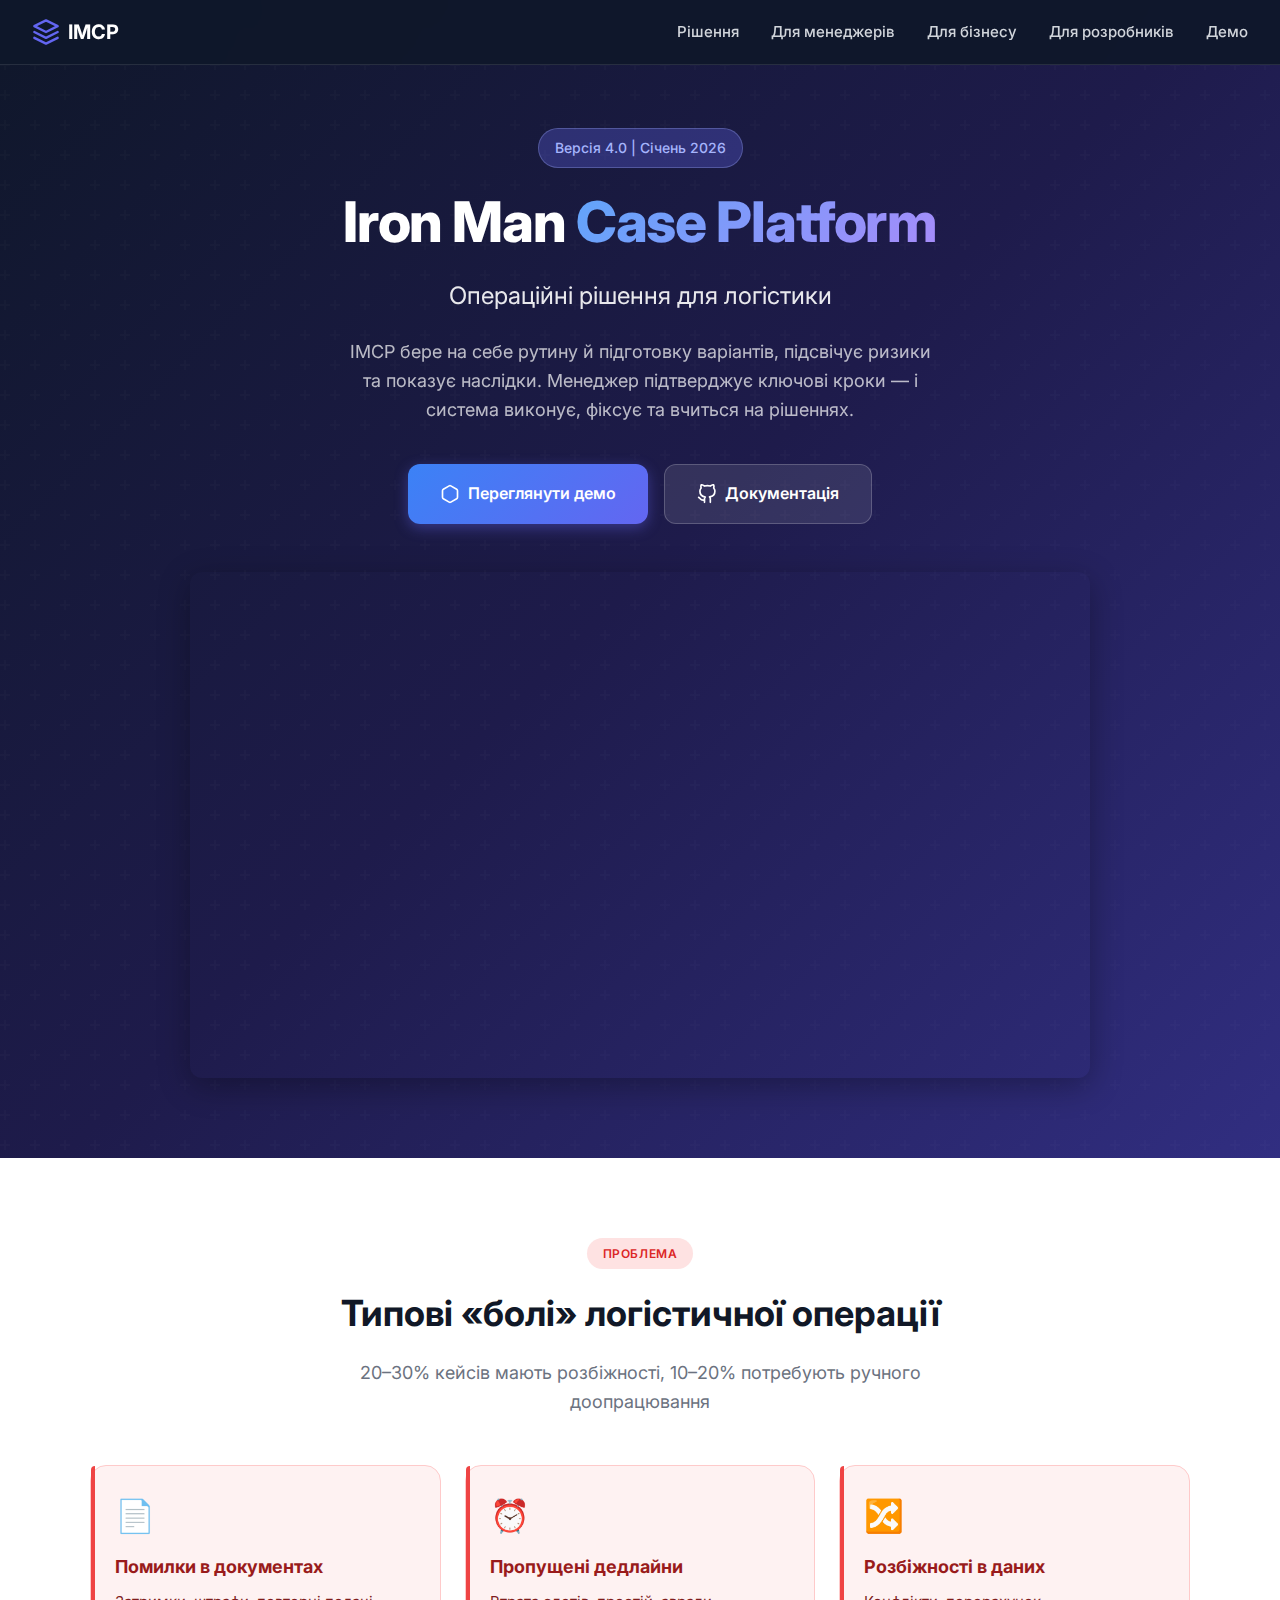
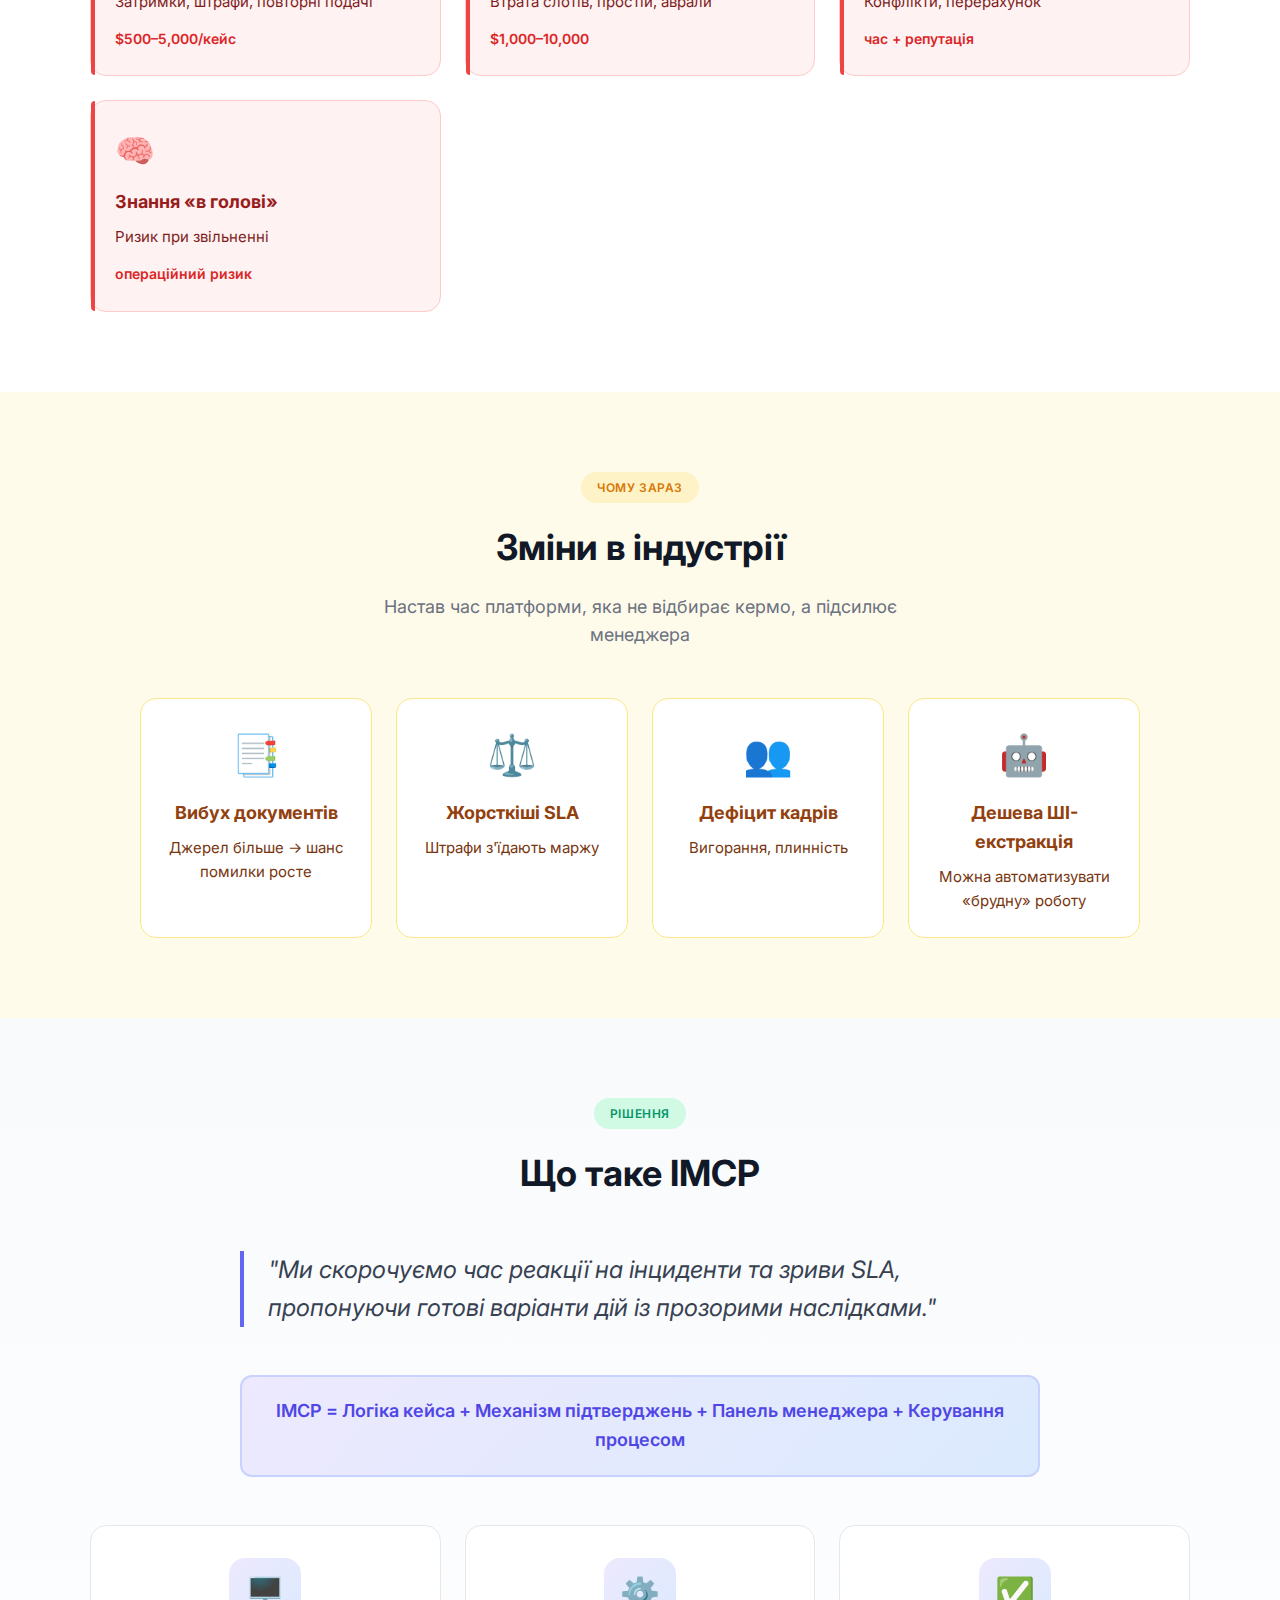
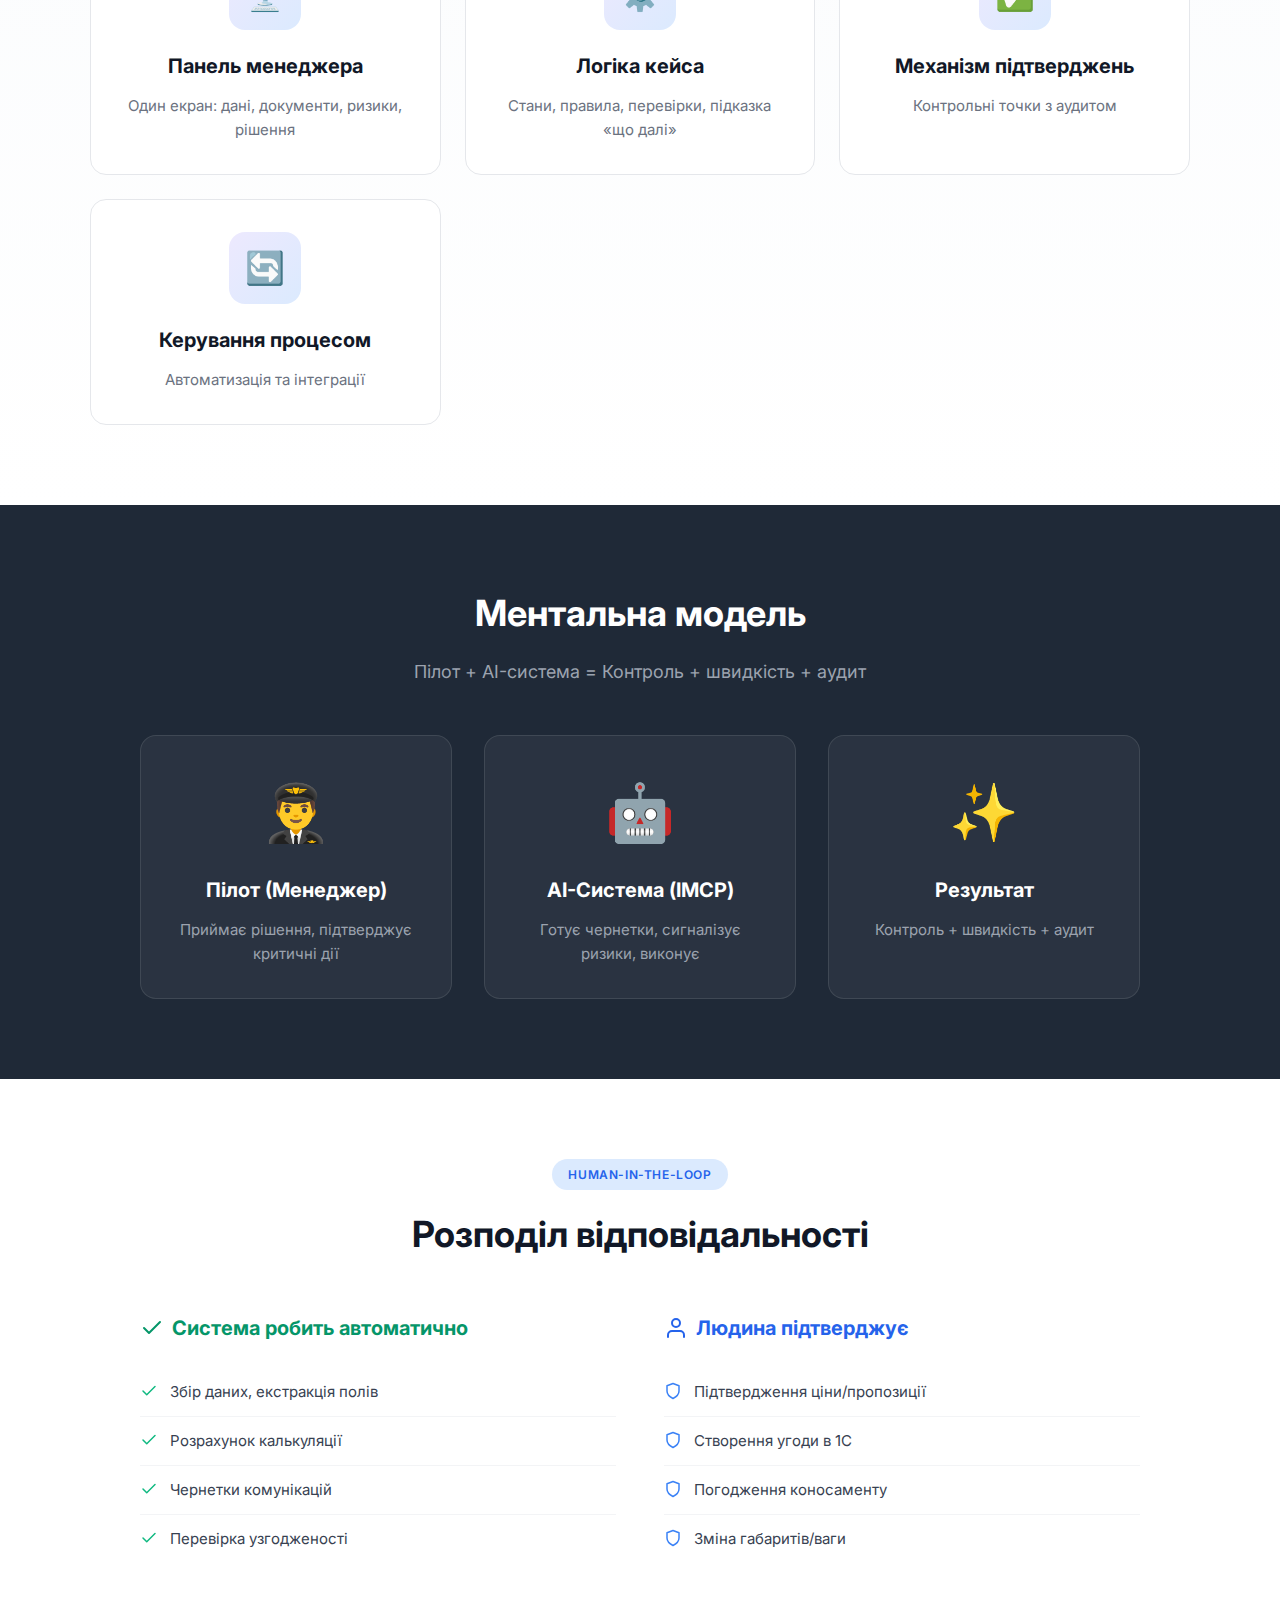
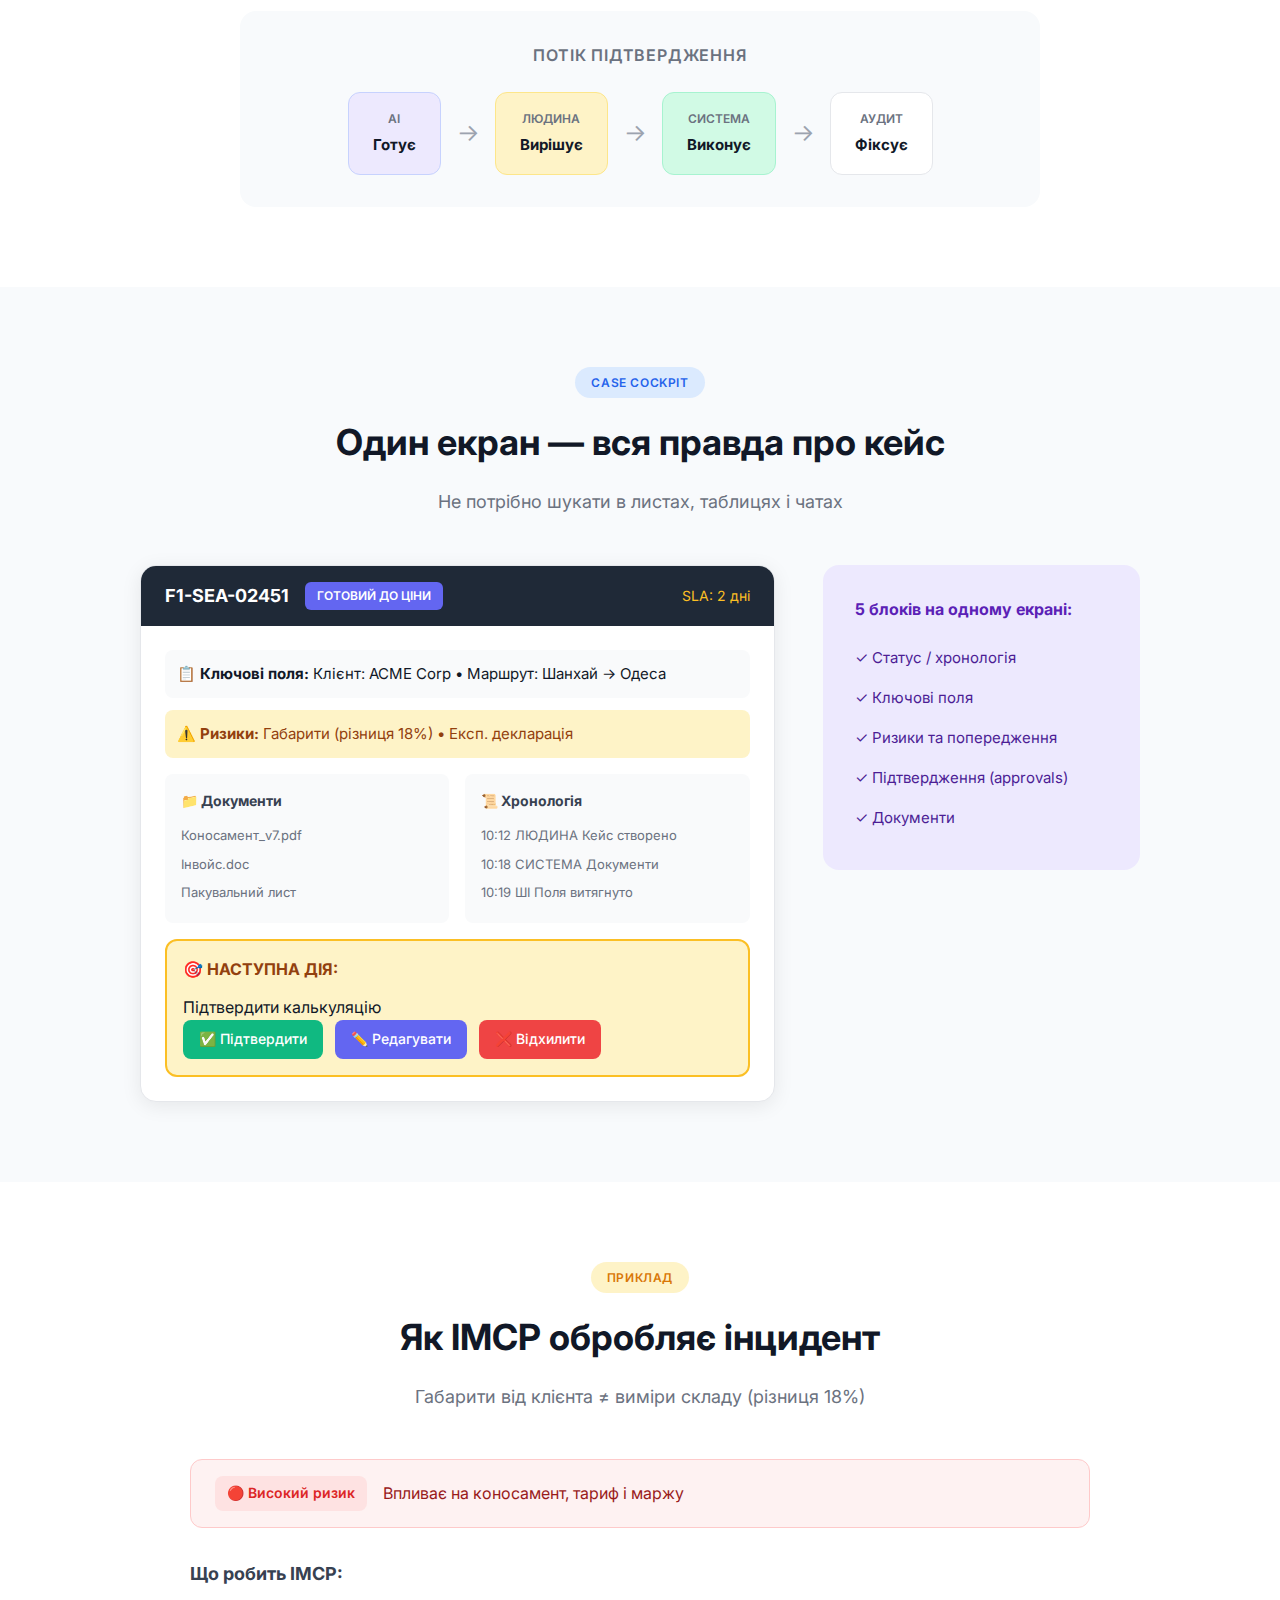
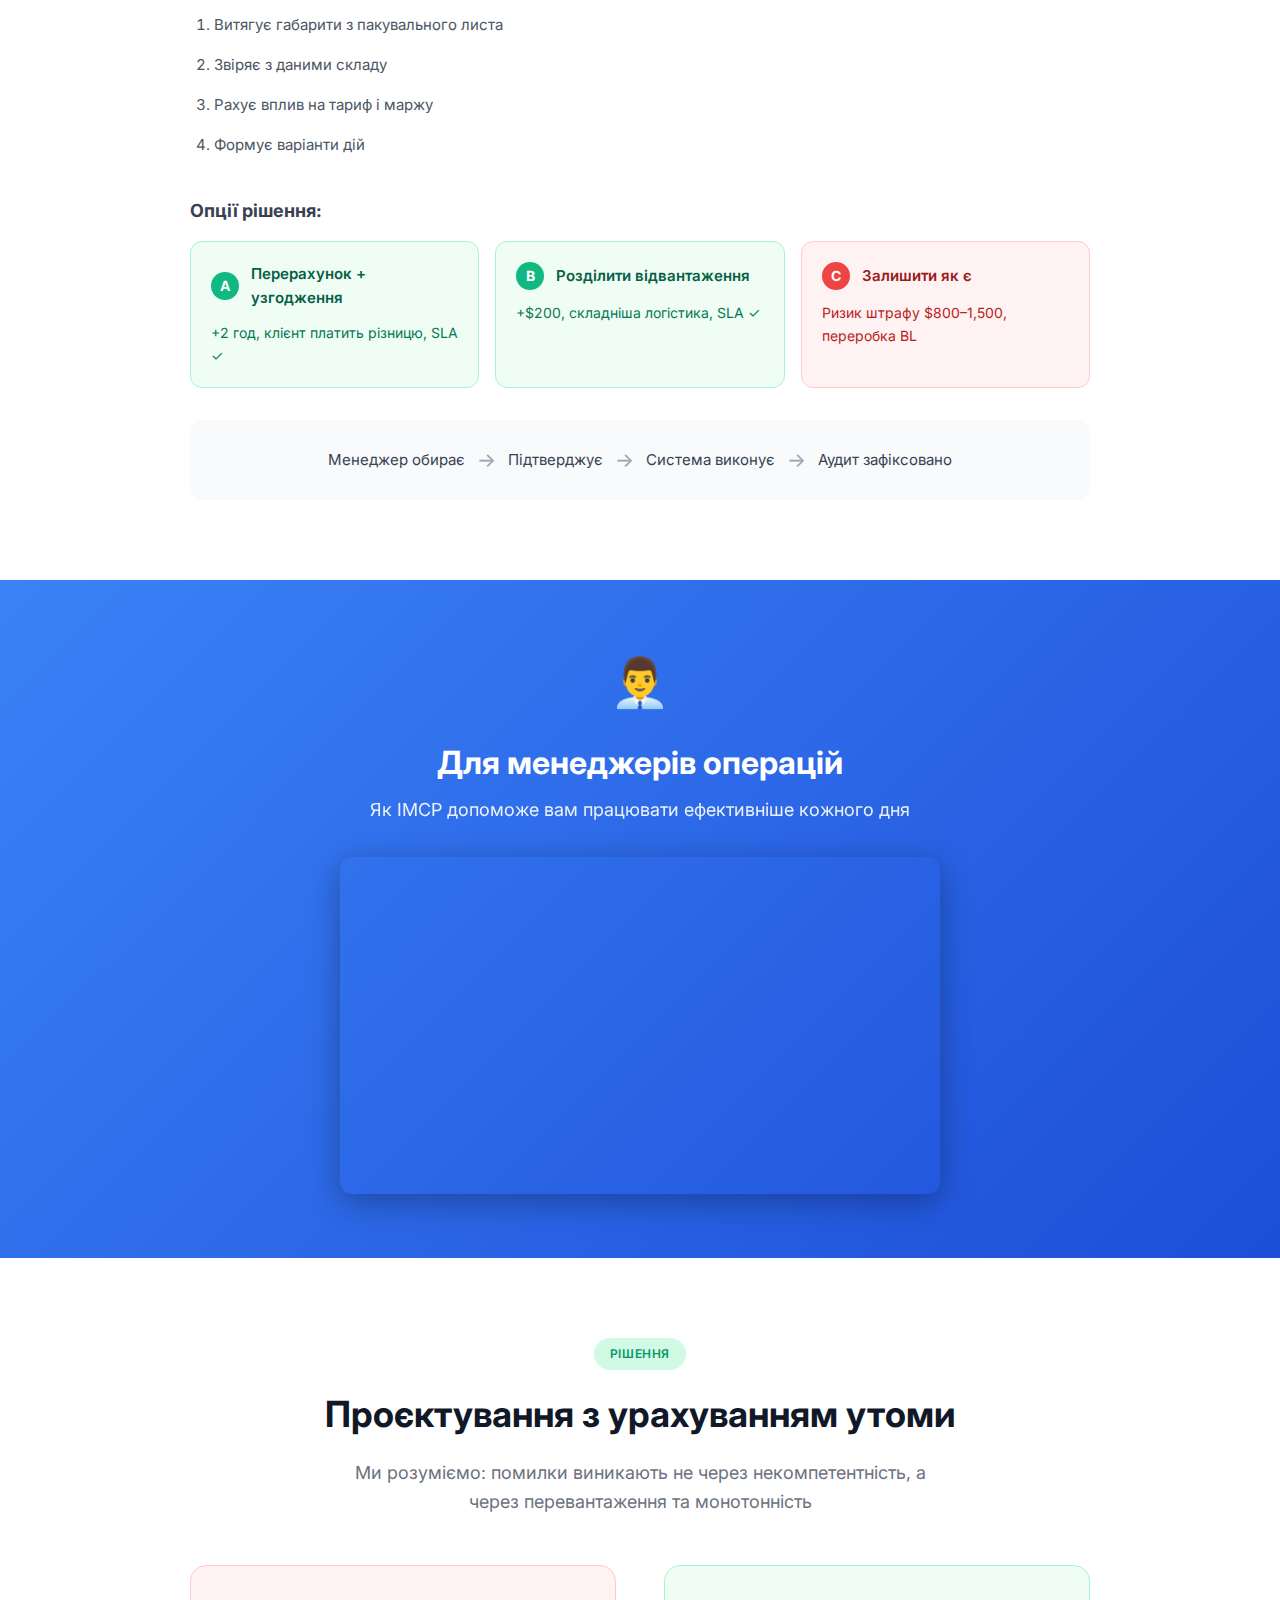
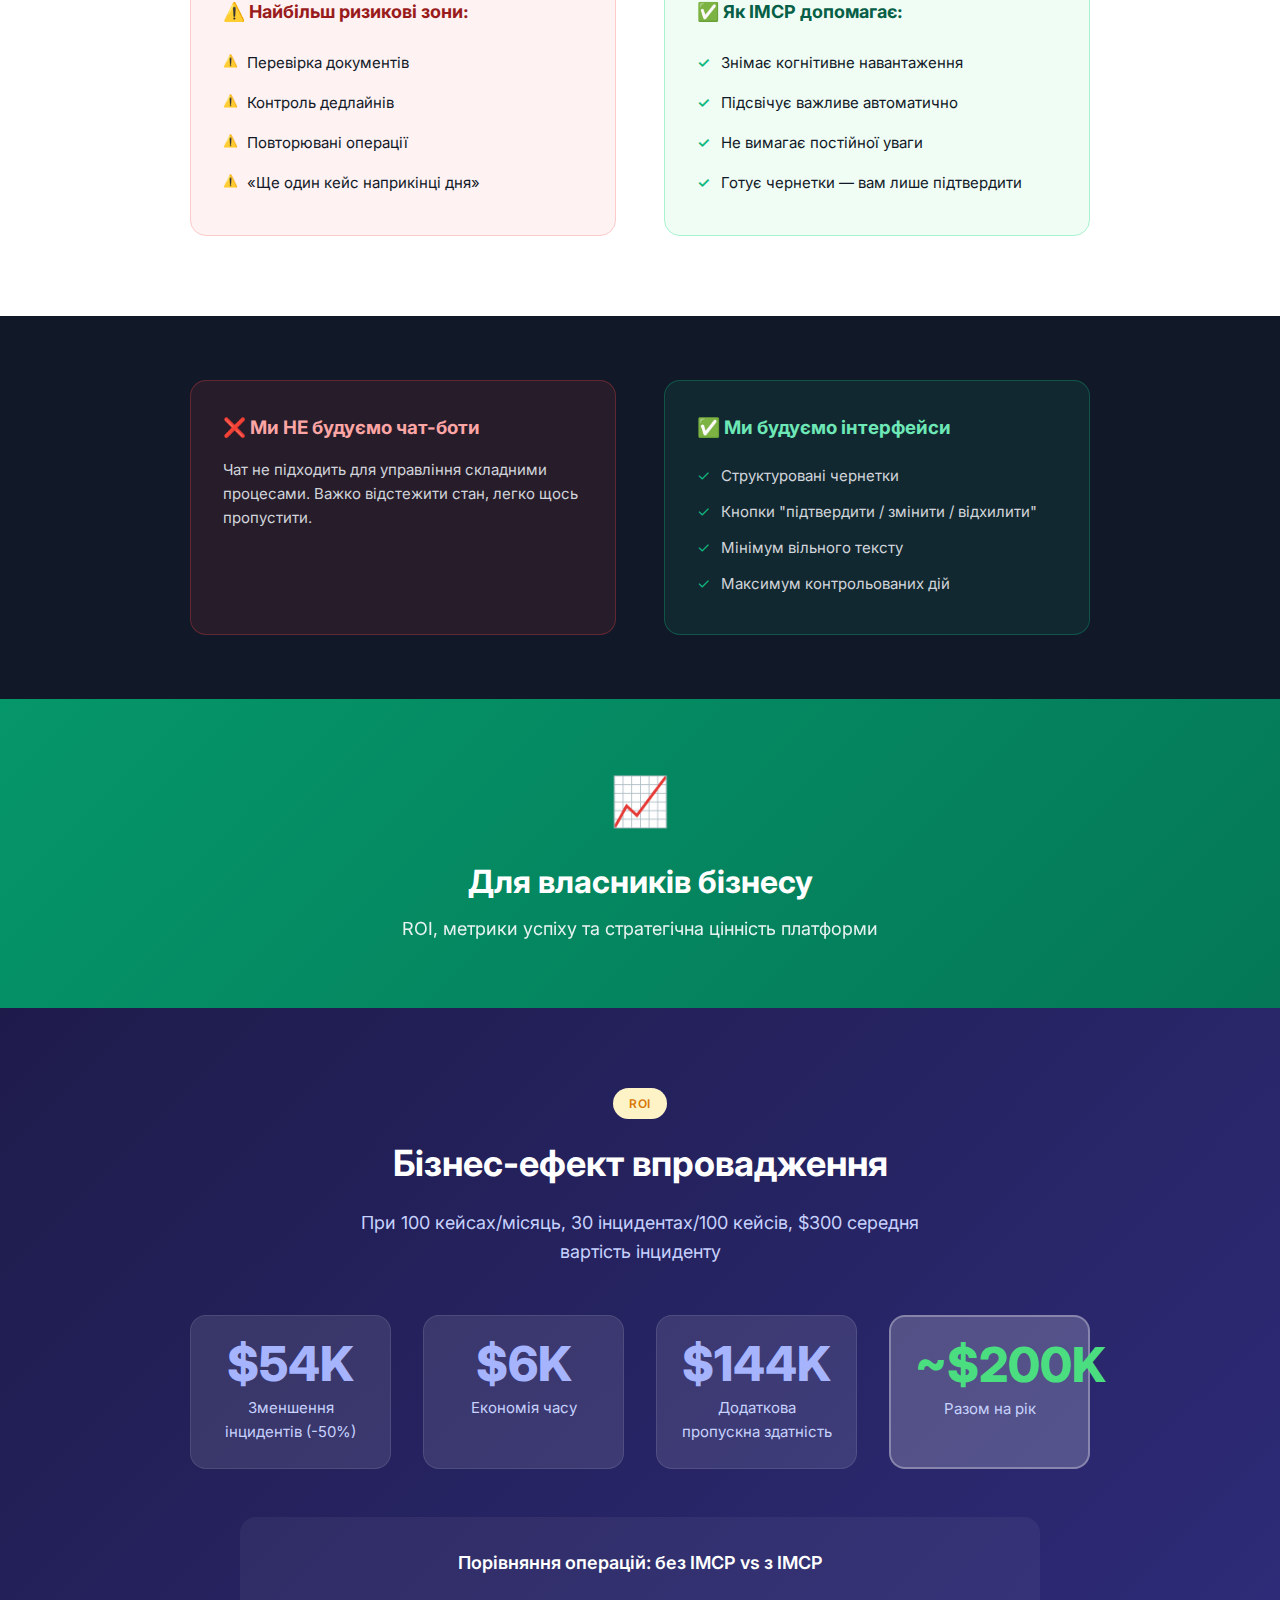
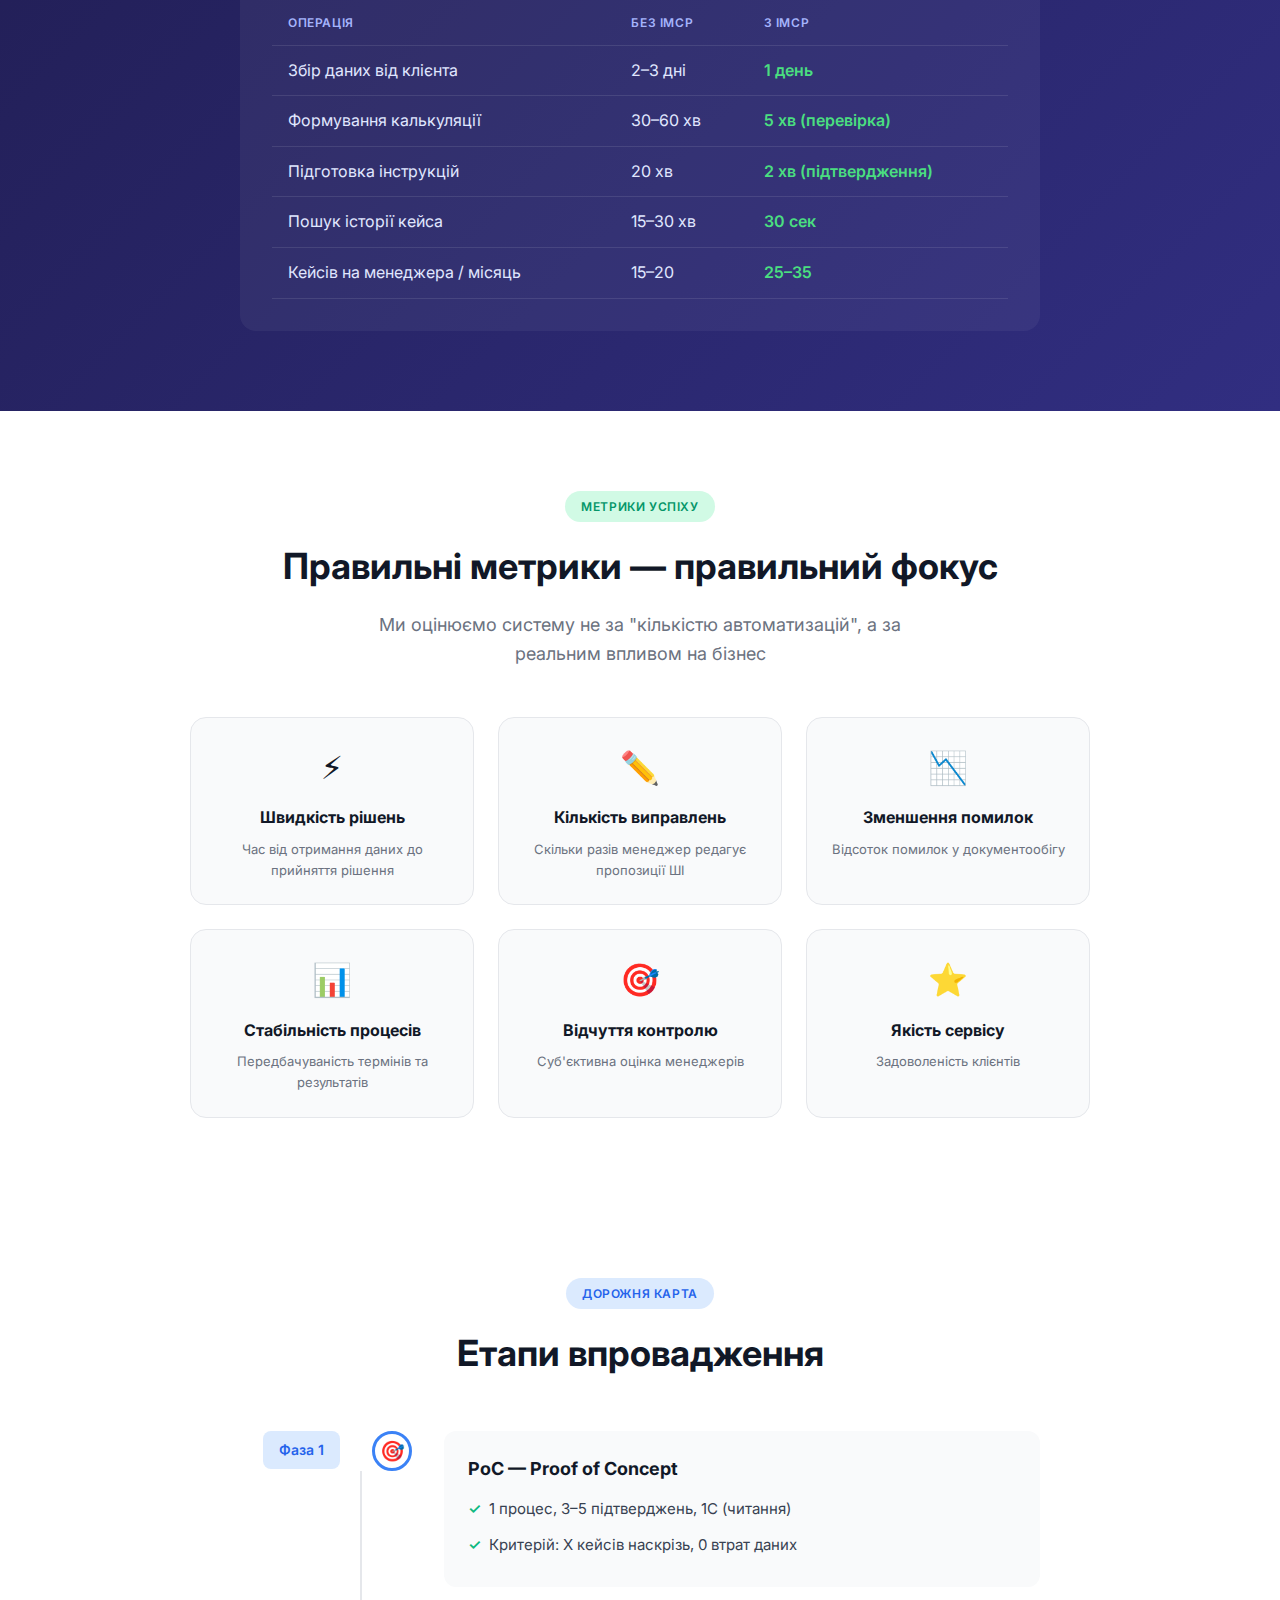
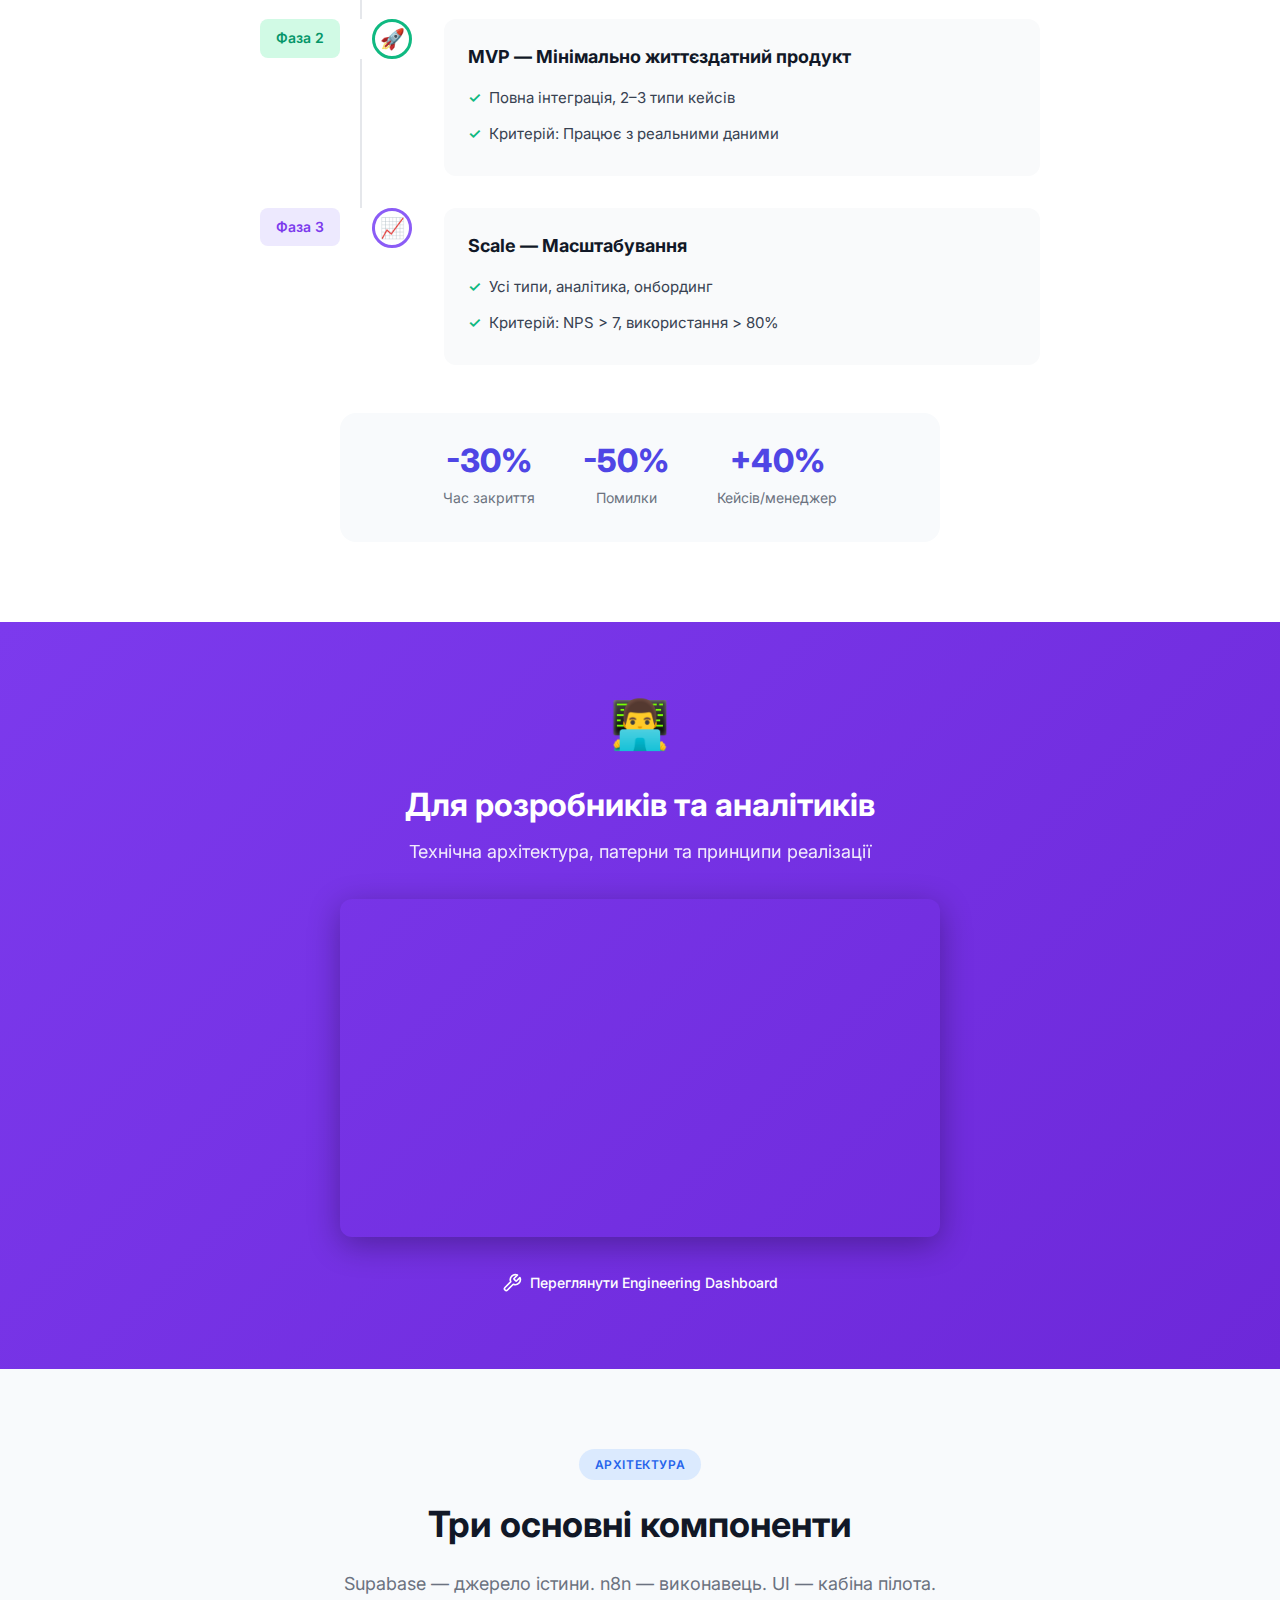
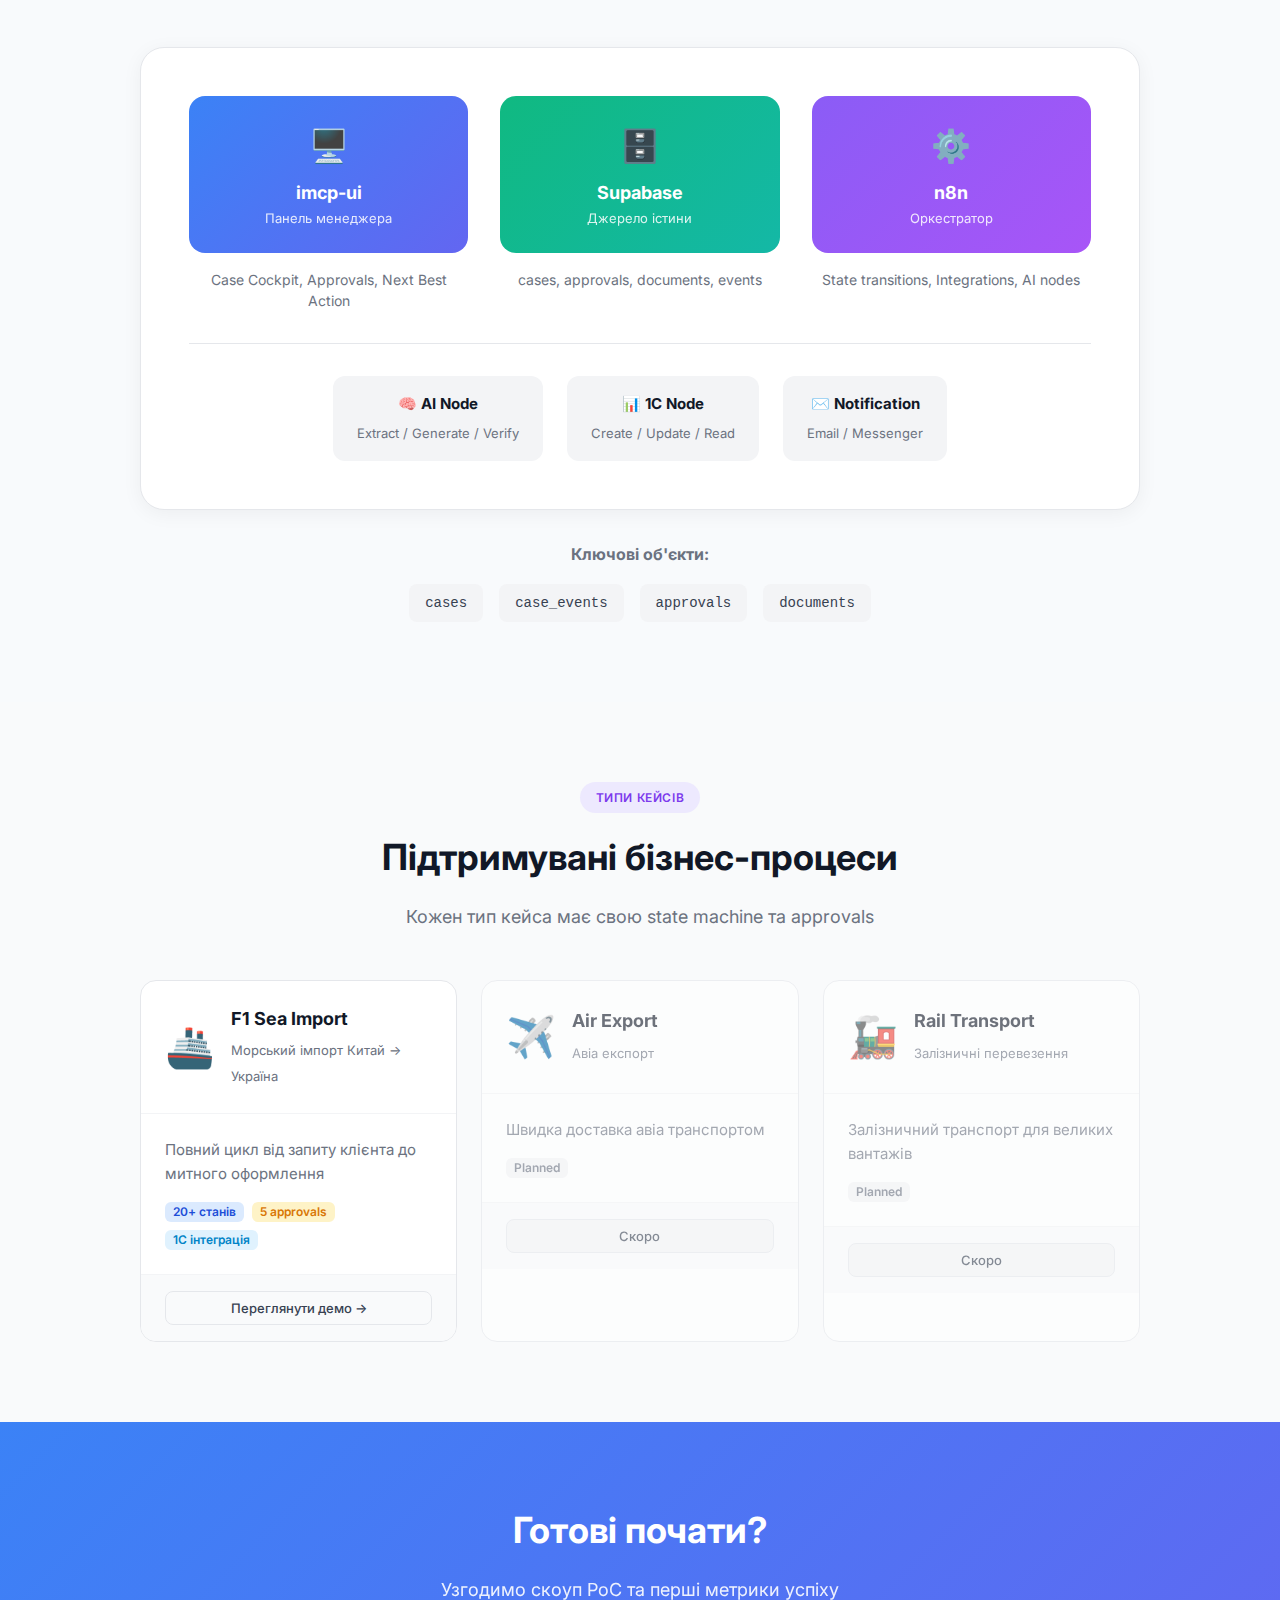
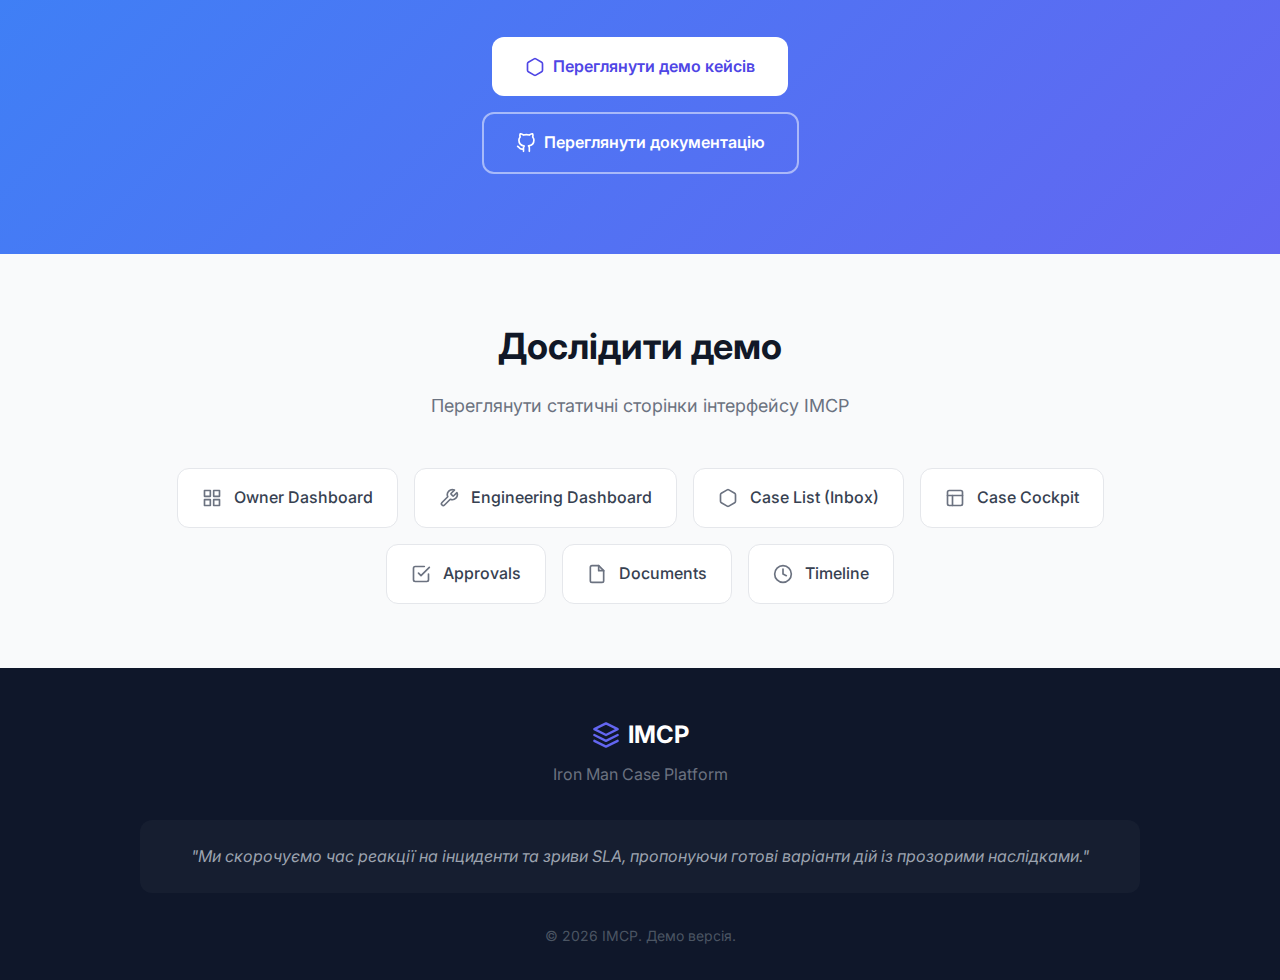
<file: docs/index.html>
<!DOCTYPE html>
<html lang="uk">
<head>
  <meta charset="UTF-8">
  <meta name="viewport" content="width=device-width, initial-scale=1.0">
  <title>IMCP — Iron Man Case Platform | Операційні рішення для логістики</title>
  <meta name="description" content="Платформа для управління логістичними кейсами. Скорочуємо час реакції на інциденти, пропонуємо готові рішення з прозорими наслідками.">
  <meta property="og:title" content="IMCP — Iron Man Case Platform">
  <meta property="og:description" content="Операційні рішення для логістики">
  <meta property="og:type" content="website">
  <meta property="og:image" content="https://placehold.co/1200x630/1e1b4b/ffffff?text=IMCP+Platform">
  <link rel="icon" href="data:image/svg+xml,<svg xmlns=%22http://www.w3.org/2000/svg%22 viewBox=%220 0 100 100%22><text y=%22.9em%22 font-size=%2290%22>🤖</text></svg>">
  <link rel="stylesheet" href="demo/landing.css">
  <link href="https://fonts.googleapis.com/css2?family=Inter:wght@400;500;600;700;800&display=swap" rel="stylesheet">
</head>
<body>
  <!-- Navigation -->
  <nav class="landing-nav">
    <a href="index.html" class="landing-logo">
      <svg xmlns="http://www.w3.org/2000/svg" viewBox="0 0 24 24" fill="none" stroke="currentColor" stroke-width="2" stroke-linecap="round" stroke-linejoin="round">
        <path d="M12 2L2 7l10 5 10-5-10-5z"/>
        <path d="M2 17l10 5 10-5"/>
        <path d="M2 12l10 5 10-5"/>
      </svg>
      IMCP
    </a>
    <ul class="landing-links">
      <li><a href="#solution">Рішення</a></li>
      <li><a href="#for-managers">Для менеджерів</a></li>
      <li><a href="#for-business">Для бізнесу</a></li>
      <li><a href="#for-developers">Для розробників</a></li>
      <li><a href="demo/case-list.html">Демо</a></li>
    </ul>
  </nav>

  <!-- Hero Section -->
  <section class="landing-hero">
    <div class="landing-hero-content">
      <span class="badge-version">Версія 4.0 | Січень 2026</span>
      <h1>Iron Man <span>Case Platform</span></h1>
      <p class="tagline">Операційні рішення для логістики</p>
      <p class="subtitle">IMCP бере на себе рутину й підготовку варіантів, підсвічує ризики та показує наслідки. Менеджер підтверджує ключові кроки — і система виконує, фіксує та вчиться на рішеннях.</p>
      <div class="hero-buttons">
        <a href="demo/case-list.html" class="btn-primary-landing">
          <svg xmlns="http://www.w3.org/2000/svg" width="20" height="20" viewBox="0 0 24 24" fill="none" stroke="currentColor" stroke-width="2" stroke-linecap="round" stroke-linejoin="round">
            <path d="M21 16V8a2 2 0 0 0-1-1.73l-7-4a2 2 0 0 0-2 0l-7 4A2 2 0 0 0 3 8v8a2 2 0 0 0 1 1.73l7 4a2 2 0 0 0 2 0l7-4A2 2 0 0 0 21 16z"/>
          </svg>
          Переглянути демо
        </a>
        <a href="https://github.com/ivanbondardev/imcp" class="btn-secondary-landing" target="_blank" rel="noopener">
          <svg xmlns="http://www.w3.org/2000/svg" width="20" height="20" viewBox="0 0 24 24" fill="none" stroke="currentColor" stroke-width="2" stroke-linecap="round" stroke-linejoin="round">
            <path d="M9 19c-5 1.5-5-2.5-7-3m14 6v-3.87a3.37 3.37 0 0 0-.94-2.61c3.14-.35 6.44-1.54 6.44-7A5.44 5.44 0 0 0 20 4.77 5.07 5.07 0 0 0 19.91 1S18.73.65 16 2.48a13.38 13.38 0 0 0-7 0C6.27.65 5.09 1 5.09 1A5.07 5.07 0 0 0 5 4.77a5.44 5.44 0 0 0-1.5 3.78c0 5.42 3.3 6.61 6.44 7A3.37 3.37 0 0 0 9 18.13V22"/>
          </svg>
          Документація
        </a>
      </div>
      
      <!-- Presentation Video -->
      <div class="video-wrap">
        <iframe
          src="https://www.youtube.com/embed/C_WxpLbniwM?rel=0&modestbranding=1"
          title="IMCP Presentation video"
          frameborder="0"
          allow="accelerometer; autoplay; clipboard-write; encrypted-media; gyroscope; picture-in-picture; web-share"
          allowfullscreen>
        </iframe>
      </div>
    </div>
  </section>

  <!-- Problems Section -->
  <section class="problems-section">
    <div class="section-container">
      <div class="section-header">
        <span class="section-badge">Проблема</span>
        <h2 class="section-title">Типові «болі» логістичної операції</h2>
        <p class="section-subtitle">20–30% кейсів мають розбіжності, 10–20% потребують ручного доопрацювання</p>
      </div>
      
      <div class="problems-grid">
        <div class="problem-card">
          <div class="problem-icon">📄</div>
          <h4>Помилки в документах</h4>
          <p>Затримки, штрафи, повторні подачі</p>
          <span class="problem-cost">$500–5,000/кейс</span>
        </div>
        
        <div class="problem-card">
          <div class="problem-icon">⏰</div>
          <h4>Пропущені дедлайни</h4>
          <p>Втрата слотів, простій, аврали</p>
          <span class="problem-cost">$1,000–10,000</span>
        </div>
        
        <div class="problem-card">
          <div class="problem-icon">🔀</div>
          <h4>Розбіжності в даних</h4>
          <p>Конфлікти, перерахунок</p>
          <span class="problem-cost">час + репутація</span>
        </div>
        
        <div class="problem-card">
          <div class="problem-icon">🧠</div>
          <h4>Знання «в голові»</h4>
          <p>Ризик при звільненні</p>
          <span class="problem-cost">операційний ризик</span>
        </div>
      </div>
    </div>
  </section>

  <!-- Why Now Section -->
  <section class="why-now-section">
    <div class="section-container">
      <div class="section-header">
        <span class="section-badge warning">Чому зараз</span>
        <h2 class="section-title">Зміни в індустрії</h2>
        <p class="section-subtitle">Настав час платформи, яка не відбирає кермо, а підсилює менеджера</p>
      </div>
      
      <div class="why-now-grid">
        <div class="why-now-card">
          <div class="why-now-icon">📑</div>
          <h4>Вибух документів</h4>
          <p>Джерел більше → шанс помилки росте</p>
        </div>
        
        <div class="why-now-card">
          <div class="why-now-icon">⚖️</div>
          <h4>Жорсткіші SLA</h4>
          <p>Штрафи з'їдають маржу</p>
        </div>
        
        <div class="why-now-card">
          <div class="why-now-icon">👥</div>
          <h4>Дефіцит кадрів</h4>
          <p>Вигорання, плинність</p>
        </div>
        
        <div class="why-now-card">
          <div class="why-now-icon">🤖</div>
          <h4>Дешева ШІ-екстракція</h4>
          <p>Можна автоматизувати «брудну» роботу</p>
        </div>
      </div>
    </div>
  </section>

  <!-- Solution Section -->
  <section id="solution" class="solution-section">
    <div class="section-container">
      <div class="section-header">
        <span class="section-badge success">Рішення</span>
        <h2 class="section-title">Що таке IMCP</h2>
      </div>
      
      <div class="solution-intro">
        <blockquote>
          "Ми скорочуємо час реакції на інциденти та зриви SLA, пропонуючи готові варіанти дій із прозорими наслідками."
        </blockquote>
      </div>
      
      <div class="solution-formula">
        <div class="formula-text">IMCP = Логіка кейса + Механізм підтверджень + Панель менеджера + Керування процесом</div>
      </div>
      
      <div class="solution-cards">
        <div class="solution-card">
          <div class="solution-card-icon">🖥️</div>
          <h4>Панель менеджера</h4>
          <p>Один екран: дані, документи, ризики, рішення</p>
        </div>
        
        <div class="solution-card">
          <div class="solution-card-icon">⚙️</div>
          <h4>Логіка кейса</h4>
          <p>Стани, правила, перевірки, підказка «що далі»</p>
        </div>
        
        <div class="solution-card">
          <div class="solution-card-icon">✅</div>
          <h4>Механізм підтверджень</h4>
          <p>Контрольні точки з аудитом</p>
        </div>
        
        <div class="solution-card">
          <div class="solution-card-icon">🔄</div>
          <h4>Керування процесом</h4>
          <p>Автоматизація та інтеграції</p>
        </div>
      </div>
    </div>
  </section>

  <!-- Mental Model Section -->
  <section class="mental-model-section">
    <div class="section-container">
      <div class="section-header">
        <h2 class="section-title" style="color: white;">Ментальна модель</h2>
        <p class="section-subtitle" style="color: #9ca3af;">Пілот + AI-система = Контроль + швидкість + аудит</p>
      </div>
      
      <div class="mental-model-grid">
        <div class="mental-model-card">
          <div class="mental-model-icon">👨‍✈️</div>
          <h4>Пілот (Менеджер)</h4>
          <p>Приймає рішення, підтверджує критичні дії</p>
        </div>
        
        <div class="mental-model-card">
          <div class="mental-model-icon">🤖</div>
          <h4>AI-Система (IMCP)</h4>
          <p>Готує чернетки, сигналізує ризики, виконує</p>
        </div>
        
        <div class="mental-model-card">
          <div class="mental-model-icon">✨</div>
          <h4>Результат</h4>
          <p>Контроль + швидкість + аудит</p>
        </div>
      </div>
    </div>
  </section>

  <!-- Human-in-the-Loop Section -->
  <section class="hitl-section">
    <div class="section-container">
      <div class="section-header">
        <span class="section-badge primary">Human-in-the-Loop</span>
        <h2 class="section-title">Розподіл відповідальності</h2>
      </div>
      
      <div class="hitl-grid">
        <div class="hitl-column auto">
          <h4>
            <svg xmlns="http://www.w3.org/2000/svg" width="24" height="24" viewBox="0 0 24 24" fill="none" stroke="currentColor" stroke-width="2" stroke-linecap="round" stroke-linejoin="round"><polyline points="20 6 9 17 4 12"/></svg>
            Система робить автоматично
          </h4>
          <ul class="hitl-list auto">
            <li><svg xmlns="http://www.w3.org/2000/svg" width="18" height="18" viewBox="0 0 24 24" fill="none" stroke="currentColor" stroke-width="2" stroke-linecap="round" stroke-linejoin="round"><polyline points="20 6 9 17 4 12"/></svg>Збір даних, екстракція полів</li>
            <li><svg xmlns="http://www.w3.org/2000/svg" width="18" height="18" viewBox="0 0 24 24" fill="none" stroke="currentColor" stroke-width="2" stroke-linecap="round" stroke-linejoin="round"><polyline points="20 6 9 17 4 12"/></svg>Розрахунок калькуляції</li>
            <li><svg xmlns="http://www.w3.org/2000/svg" width="18" height="18" viewBox="0 0 24 24" fill="none" stroke="currentColor" stroke-width="2" stroke-linecap="round" stroke-linejoin="round"><polyline points="20 6 9 17 4 12"/></svg>Чернетки комунікацій</li>
            <li><svg xmlns="http://www.w3.org/2000/svg" width="18" height="18" viewBox="0 0 24 24" fill="none" stroke="currentColor" stroke-width="2" stroke-linecap="round" stroke-linejoin="round"><polyline points="20 6 9 17 4 12"/></svg>Перевірка узгодженості</li>
          </ul>
        </div>
        
        <div class="hitl-column human">
          <h4>
            <svg xmlns="http://www.w3.org/2000/svg" width="24" height="24" viewBox="0 0 24 24" fill="none" stroke="currentColor" stroke-width="2" stroke-linecap="round" stroke-linejoin="round"><path d="M20 21v-2a4 4 0 0 0-4-4H8a4 4 0 0 0-4 4v2"/><circle cx="12" cy="7" r="4"/></svg>
            Людина підтверджує
          </h4>
          <ul class="hitl-list human">
            <li><svg xmlns="http://www.w3.org/2000/svg" width="18" height="18" viewBox="0 0 24 24" fill="none" stroke="currentColor" stroke-width="2" stroke-linecap="round" stroke-linejoin="round"><path d="M12 22s8-4 8-10V5l-8-3-8 3v7c0 6 8 10 8 10z"/></svg>Підтвердження ціни/пропозиції</li>
            <li><svg xmlns="http://www.w3.org/2000/svg" width="18" height="18" viewBox="0 0 24 24" fill="none" stroke="currentColor" stroke-width="2" stroke-linecap="round" stroke-linejoin="round"><path d="M12 22s8-4 8-10V5l-8-3-8 3v7c0 6 8 10 8 10z"/></svg>Створення угоди в 1С</li>
            <li><svg xmlns="http://www.w3.org/2000/svg" width="18" height="18" viewBox="0 0 24 24" fill="none" stroke="currentColor" stroke-width="2" stroke-linecap="round" stroke-linejoin="round"><path d="M12 22s8-4 8-10V5l-8-3-8 3v7c0 6 8 10 8 10z"/></svg>Погодження коносаменту</li>
            <li><svg xmlns="http://www.w3.org/2000/svg" width="18" height="18" viewBox="0 0 24 24" fill="none" stroke="currentColor" stroke-width="2" stroke-linecap="round" stroke-linejoin="round"><path d="M12 22s8-4 8-10V5l-8-3-8 3v7c0 6 8 10 8 10z"/></svg>Зміна габаритів/ваги</li>
          </ul>
        </div>
      </div>
      
      <!-- Approval Flow Diagram -->
      <div class="approval-flow">
        <div class="approval-flow-title">Потік підтвердження</div>
        <div class="approval-flow-diagram">
          <div class="approval-flow-step ai">
            <span>AI</span>
            <strong>Готує</strong>
          </div>
          <span class="approval-flow-arrow">→</span>
          <div class="approval-flow-step human">
            <span>ЛЮДИНА</span>
            <strong>Вирішує</strong>
          </div>
          <span class="approval-flow-arrow">→</span>
          <div class="approval-flow-step system">
            <span>СИСТЕМА</span>
            <strong>Виконує</strong>
          </div>
          <span class="approval-flow-arrow">→</span>
          <div class="approval-flow-step">
            <span>АУДИТ</span>
            <strong>Фіксує</strong>
          </div>
        </div>
      </div>
    </div>
  </section>

  <!-- Case Cockpit Demo Section -->
  <section class="spog-section">
    <div class="section-container">
      <div class="section-header">
        <span class="section-badge primary">Case Cockpit</span>
        <h2 class="section-title">Один екран — вся правда про кейс</h2>
        <p class="section-subtitle">Не потрібно шукати в листах, таблицях і чатах</p>
      </div>
      
      <div class="spog-demo">
        <div class="spog-mockup">
          <div class="spog-header">
            <span class="spog-case-id">F1-SEA-02451</span>
            <span class="spog-state">ГОТОВИЙ ДО ЦІНИ</span>
            <span class="spog-deadline">SLA: 2 дні</span>
          </div>
          <div class="spog-body">
            <div class="spog-section-item">
              <strong>📋 Ключові поля:</strong> Клієнт: ACME Corp • Маршрут: Шанхай → Одеса
            </div>
            <div class="spog-section-item warning">
              <strong>⚠️ Ризики:</strong> Габарити (різниця 18%) • Експ. декларація
            </div>
            <div class="spog-columns">
              <div class="spog-column">
                <strong>📁 Документи</strong>
                <ul>
                  <li>Коносамент_v7.pdf</li>
                  <li>Інвойс.doc</li>
                  <li>Пакувальний лист</li>
                </ul>
              </div>
              <div class="spog-column">
                <strong>📜 Хронологія</strong>
                <ul>
                  <li>10:12 ЛЮДИНА Кейс створено</li>
                  <li>10:18 СИСТЕМА Документи</li>
                  <li>10:19 ШІ Поля витягнуто</li>
                </ul>
              </div>
            </div>
            <div class="spog-nba">
              <strong>🎯 НАСТУПНА ДІЯ:</strong> Підтвердити калькуляцію
              <div class="spog-nba-buttons">
                <span class="spog-btn approve">✅ Підтвердити</span>
                <span class="spog-btn edit">✏️ Редагувати</span>
                <span class="spog-btn reject">❌ Відхилити</span>
              </div>
            </div>
          </div>
        </div>
        
        <div class="spog-benefits">
          <h4>5 блоків на одному екрані:</h4>
          <ul>
            <li>✓ Статус / хронологія</li>
            <li>✓ Ключові поля</li>
            <li>✓ Ризики та попередження</li>
            <li>✓ Підтвердження (approvals)</li>
            <li>✓ Документи</li>
          </ul>
        </div>
      </div>
    </div>
  </section>

  <!-- Incident Example Section -->
  <section class="incident-section">
    <div class="section-container">
      <div class="section-header">
        <span class="section-badge warning">Приклад</span>
        <h2 class="section-title">Як IMCP обробляє інцидент</h2>
        <p class="section-subtitle">Габарити від клієнта ≠ виміри складу (різниця 18%)</p>
      </div>
      
      <div class="incident-content">
        <div class="incident-risk">
          <span class="risk-badge high">🔴 Високий ризик</span>
          <p>Впливає на коносамент, тариф і маржу</p>
        </div>
        
        <div class="incident-steps">
          <h4>Що робить IMCP:</h4>
          <ol>
            <li>Витягує габарити з пакувального листа</li>
            <li>Звіряє з даними складу</li>
            <li>Рахує вплив на тариф і маржу</li>
            <li>Формує варіанти дій</li>
          </ol>
        </div>
        
        <div class="incident-options">
          <h4>Опції рішення:</h4>
          <div class="option-cards">
            <div class="option-card">
              <div class="option-header">
                <span class="option-letter">A</span>
                <span class="option-title">Перерахунок + узгодження</span>
              </div>
              <p>+2 год, клієнт платить різницю, SLA ✓</p>
            </div>
            
            <div class="option-card">
              <div class="option-header">
                <span class="option-letter">B</span>
                <span class="option-title">Розділити відвантаження</span>
              </div>
              <p>+$200, складніша логістика, SLA ✓</p>
            </div>
            
            <div class="option-card warning">
              <div class="option-header">
                <span class="option-letter">C</span>
                <span class="option-title">Залишити як є</span>
              </div>
              <p>Ризик штрафу $800–1,500, переробка BL</p>
            </div>
          </div>
        </div>
        
        <div class="incident-flow">
          <span>Менеджер обирає</span>
          <span class="incident-arrow">→</span>
          <span>Підтверджує</span>
          <span class="incident-arrow">→</span>
          <span>Система виконує</span>
          <span class="incident-arrow">→</span>
          <span>Аудит зафіксовано</span>
        </div>
      </div>
    </div>
  </section>

  <!-- ============================================ -->
  <!-- FOR MANAGERS SECTION -->
  <!-- ============================================ -->
  <section id="for-managers" class="audience-header managers">
    <div class="audience-header-content">
      <span class="audience-icon">👨‍💼</span>
      <h2>Для менеджерів операцій</h2>
      <p>Як IMCP допоможе вам працювати ефективніше кожного дня</p>
      
      <!-- Manager Video -->
      <div class="video-wrap video-wrap-manager">
        <iframe
          src="https://www.youtube.com/embed/4M_UEu_PFdA?rel=0&modestbranding=1"
          title="IMCP для менеджерів"
          frameborder="0"
          allow="accelerometer; autoplay; clipboard-write; encrypted-media; gyroscope; picture-in-picture; web-share"
          allowfullscreen>
        </iframe>
      </div>
    </div>
  </section>

  <!-- Fatigue-Aware Design -->
  <section class="fatigue-section">
    <div class="section-container">
      <div class="section-header">
        <span class="section-badge success">Рішення</span>
        <h2 class="section-title">Проєктування з урахуванням утоми</h2>
        <p class="section-subtitle">Ми розуміємо: помилки виникають не через некомпетентність, а через перевантаження та монотонність</p>
      </div>
      
      <div class="fatigue-grid">
        <div class="fatigue-risk">
          <h4>⚠️ Найбільш ризикові зони:</h4>
          <ul>
            <li>Перевірка документів</li>
            <li>Контроль дедлайнів</li>
            <li>Повторювані операції</li>
            <li>«Ще один кейс наприкінці дня»</li>
          </ul>
        </div>
        
        <div class="fatigue-solution">
          <h4>✅ Як IMCP допомагає:</h4>
          <ul>
            <li>Знімає когнітивне навантаження</li>
            <li>Підсвічує важливе автоматично</li>
            <li>Не вимагає постійної уваги</li>
            <li>Готує чернетки — вам лише підтвердити</li>
          </ul>
        </div>
      </div>
    </div>
  </section>

  <!-- Not Chatbots -->
  <section class="not-chatbots-section">
    <div class="section-container">
      <div class="not-chatbots-grid">
        <div class="not-chatbots-dont">
          <h3>❌ Ми НЕ будуємо чат-боти</h3>
          <p>Чат не підходить для управління складними процесами. Важко відстежити стан, легко щось пропустити.</p>
        </div>
        <div class="not-chatbots-do">
          <h3>✅ Ми будуємо інтерфейси</h3>
          <ul>
            <li>Структуровані чернетки</li>
            <li>Кнопки "підтвердити / змінити / відхилити"</li>
            <li>Мінімум вільного тексту</li>
            <li>Максимум контрольованих дій</li>
          </ul>
        </div>
      </div>
    </div>
  </section>

  <!-- ============================================ -->
  <!-- FOR BUSINESS SECTION -->
  <!-- ============================================ -->
  <section id="for-business" class="audience-header business">
    <div class="audience-header-content">
      <span class="audience-icon">📈</span>
      <h2>Для власників бізнесу</h2>
      <p>ROI, метрики успіху та стратегічна цінність платформи</p>
    </div>
  </section>

  <!-- ROI Section -->
  <section class="roi-section">
    <div class="section-container">
      <div class="section-header">
        <span class="section-badge warning">ROI</span>
        <h2 class="section-title" style="color: white;">Бізнес-ефект впровадження</h2>
        <p class="section-subtitle" style="color: #c7d2fe;">При 100 кейсах/місяць, 30 інцидентах/100 кейсів, $300 середня вартість інциденту</p>
      </div>
      
      <div class="roi-stats">
        <div class="roi-stat">
          <div class="roi-stat-value">$54K</div>
          <div class="roi-stat-label">Зменшення інцидентів (-50%)</div>
        </div>
        <div class="roi-stat">
          <div class="roi-stat-value">$6K</div>
          <div class="roi-stat-label">Економія часу</div>
        </div>
        <div class="roi-stat">
          <div class="roi-stat-value">$144K</div>
          <div class="roi-stat-label">Додаткова пропускна здатність</div>
        </div>
        <div class="roi-stat total">
          <div class="roi-stat-value">~$200K</div>
          <div class="roi-stat-label">Разом на рік</div>
        </div>
      </div>
      
      <div class="roi-comparison">
        <div class="roi-comparison-title">Порівняння операцій: без IMCP vs з IMCP</div>
        <table class="roi-table">
          <thead>
            <tr>
              <th>Операція</th>
              <th>Без IMCP</th>
              <th>З IMCP</th>
            </tr>
          </thead>
          <tbody>
            <tr>
              <td>Збір даних від клієнта</td>
              <td>2–3 дні</td>
              <td class="improved">1 день</td>
            </tr>
            <tr>
              <td>Формування калькуляції</td>
              <td>30–60 хв</td>
              <td class="improved">5 хв (перевірка)</td>
            </tr>
            <tr>
              <td>Підготовка інструкцій</td>
              <td>20 хв</td>
              <td class="improved">2 хв (підтвердження)</td>
            </tr>
            <tr>
              <td>Пошук історії кейса</td>
              <td>15–30 хв</td>
              <td class="improved">30 сек</td>
            </tr>
            <tr>
              <td>Кейсів на менеджера / місяць</td>
              <td>15–20</td>
              <td class="improved">25–35</td>
            </tr>
          </tbody>
        </table>
      </div>
    </div>
  </section>

  <!-- Metrics Section -->
  <section class="metrics-section">
    <div class="section-container">
      <div class="section-header">
        <span class="section-badge success">Метрики успіху</span>
        <h2 class="section-title">Правильні метрики — правильний фокус</h2>
        <p class="section-subtitle">Ми оцінюємо систему не за "кількістю автоматизацій", а за реальним впливом на бізнес</p>
      </div>
      
      <div class="metrics-grid">
        <div class="metric-card">
          <div class="metric-icon">⚡</div>
          <h4>Швидкість рішень</h4>
          <p>Час від отримання даних до прийняття рішення</p>
        </div>
        <div class="metric-card">
          <div class="metric-icon">✏️</div>
          <h4>Кількість виправлень</h4>
          <p>Скільки разів менеджер редагує пропозиції ШІ</p>
        </div>
        <div class="metric-card">
          <div class="metric-icon">📉</div>
          <h4>Зменшення помилок</h4>
          <p>Відсоток помилок у документообігу</p>
        </div>
        <div class="metric-card">
          <div class="metric-icon">📊</div>
          <h4>Стабільність процесів</h4>
          <p>Передбачуваність термінів та результатів</p>
        </div>
        <div class="metric-card">
          <div class="metric-icon">🎯</div>
          <h4>Відчуття контролю</h4>
          <p>Суб'єктивна оцінка менеджерів</p>
        </div>
        <div class="metric-card">
          <div class="metric-icon">⭐</div>
          <h4>Якість сервісу</h4>
          <p>Задоволеність клієнтів</p>
        </div>
      </div>
    </div>
  </section>

  <!-- Roadmap Section -->
  <section class="roadmap-section">
    <div class="section-container">
      <div class="section-header">
        <span class="section-badge primary">Дорожня карта</span>
        <h2 class="section-title">Етапи впровадження</h2>
      </div>
      
      <div class="roadmap-timeline">
        <div class="roadmap-phase poc">
          <div class="roadmap-phase-label">
            <span>Фаза 1</span>
          </div>
          <div class="roadmap-marker">🎯</div>
          <div class="roadmap-content">
            <h4>PoC — Proof of Concept</h4>
            <ul>
              <li>1 процес, 3–5 підтверджень, 1С (читання)</li>
              <li>Критерій: X кейсів наскрізь, 0 втрат даних</li>
            </ul>
          </div>
        </div>
        
        <div class="roadmap-phase mvp">
          <div class="roadmap-phase-label">
            <span>Фаза 2</span>
          </div>
          <div class="roadmap-marker">🚀</div>
          <div class="roadmap-content">
            <h4>MVP — Мінімально життєздатний продукт</h4>
            <ul>
              <li>Повна інтеграція, 2–3 типи кейсів</li>
              <li>Критерій: Працює з реальними даними</li>
            </ul>
          </div>
        </div>
        
        <div class="roadmap-phase scale">
          <div class="roadmap-phase-label">
            <span>Фаза 3</span>
          </div>
          <div class="roadmap-marker">📈</div>
          <div class="roadmap-content">
            <h4>Scale — Масштабування</h4>
            <ul>
              <li>Усі типи, аналітика, онбординг</li>
              <li>Критерій: NPS > 7, використання > 80%</li>
            </ul>
          </div>
        </div>
      </div>
      
      <div class="roadmap-targets">
        <div class="target-item">
          <span class="target-value">-30%</span>
          <span class="target-label">Час закриття</span>
        </div>
        <div class="target-item">
          <span class="target-value">-50%</span>
          <span class="target-label">Помилки</span>
        </div>
        <div class="target-item">
          <span class="target-value">+40%</span>
          <span class="target-label">Кейсів/менеджер</span>
        </div>
      </div>
    </div>
  </section>

  <!-- ============================================ -->
  <!-- FOR DEVELOPERS SECTION -->
  <!-- ============================================ -->
  <section id="for-developers" class="audience-header developers">
    <div class="audience-header-content">
      <span class="audience-icon">👨‍💻</span>
      <h2>Для розробників та аналітиків</h2>
      <p>Технічна архітектура, патерни та принципи реалізації</p>
      
      <!-- Developer Video -->
      <div class="video-wrap video-wrap-developer">
        <iframe
          src="https://www.youtube.com/embed/7dlJf1-trlo?rel=0&modestbranding=1"
          title="IMCP Developer Overview"
          frameborder="0"
          allow="accelerometer; autoplay; clipboard-write; encrypted-media; gyroscope; picture-in-picture; web-share"
          allowfullscreen>
        </iframe>
      </div>
      
      <!-- Engineering Dashboard Link -->
      <div class="engineering-link-wrap">
        <a href="demo/engineering-dashboard.html" class="btn btn-white" style="display: inline-flex; align-items: center; gap: 8px;">
          <svg xmlns="http://www.w3.org/2000/svg" width="20" height="20" viewBox="0 0 24 24" fill="none" stroke="currentColor" stroke-width="2" stroke-linecap="round" stroke-linejoin="round">
            <path d="M14.7 6.3a1 1 0 0 0 0 1.4l1.6 1.6a1 1 0 0 0 1.4 0l3.77-3.77a6 6 0 0 1-7.94 7.94l-6.91 6.91a2.12 2.12 0 0 1-3-3l6.91-6.91a6 6 0 0 1 7.94-7.94l-3.76 3.76z"/>
          </svg>
          Переглянути Engineering Dashboard
        </a>
      </div>
    </div>
  </section>

  <!-- Architecture Section -->
  <section class="architecture-section">
    <div class="section-container">
      <div class="section-header">
        <span class="section-badge primary">Архітектура</span>
        <h2 class="section-title">Три основні компоненти</h2>
        <p class="section-subtitle">Supabase — джерело істини. n8n — виконавець. UI — кабіна пілота.</p>
      </div>
      
      <div class="architecture-diagram-enhanced">
        <div class="arch-layers">
          <div class="arch-layer">
            <div class="arch-node ui">
              <div class="arch-node-icon">🖥️</div>
              <div class="arch-node-title">imcp-ui</div>
              <div class="arch-node-subtitle">Панель менеджера</div>
            </div>
            <p class="arch-layer-desc">Case Cockpit, Approvals, Next Best Action</p>
          </div>
          
          <div class="arch-layer">
            <div class="arch-node db">
              <div class="arch-node-icon">🗄️</div>
              <div class="arch-node-title">Supabase</div>
              <div class="arch-node-subtitle">Джерело істини</div>
            </div>
            <p class="arch-layer-desc">cases, approvals, documents, events</p>
          </div>
          
          <div class="arch-layer">
            <div class="arch-node workflow">
              <div class="arch-node-icon">⚙️</div>
              <div class="arch-node-title">n8n</div>
              <div class="arch-node-subtitle">Оркестратор</div>
            </div>
            <p class="arch-layer-desc">State transitions, Integrations, AI nodes</p>
          </div>
        </div>
        
        <div class="arch-integrations">
          <div class="arch-integration">
            <strong>🧠 AI Node</strong>
            <span>Extract / Generate / Verify</span>
          </div>
          <div class="arch-integration">
            <strong>📊 1C Node</strong>
            <span>Create / Update / Read</span>
          </div>
          <div class="arch-integration">
            <strong>✉️ Notification</strong>
            <span>Email / Messenger</span>
          </div>
        </div>
      </div>
      
      <div class="arch-objects">
        <h4>Ключові об'єкти:</h4>
        <div class="arch-object-list">
          <span class="arch-object">cases</span>
          <span class="arch-object">case_events</span>
          <span class="arch-object">approvals</span>
          <span class="arch-object">documents</span>
        </div>
      </div>
    </div>
  </section>

  <!-- Case Types Section -->
  <section class="case-types-section">
    <div class="section-container">
      <div class="section-header">
        <span class="section-badge purple">Типи кейсів</span>
        <h2 class="section-title">Підтримувані бізнес-процеси</h2>
        <p class="section-subtitle">Кожен тип кейса має свою state machine та approvals</p>
      </div>
      
      <div class="case-types-grid">
        <!-- F1 Sea Import -->
        <div class="case-type-card">
          <div class="case-type-header">
            <span class="case-type-icon">🚢</span>
            <div class="case-type-info">
              <h4>F1 Sea Import</h4>
              <span>Морський імпорт Китай → Україна</span>
            </div>
          </div>
          <div class="case-type-body">
            <p>Повний цикл від запиту клієнта до митного оформлення</p>
            <div class="case-type-tags">
              <span class="badge badge-primary">20+ станів</span>
              <span class="badge badge-warning">5 approvals</span>
              <span class="badge badge-info">1C інтеграція</span>
            </div>
          </div>
          <div class="case-type-footer">
            <a href="demo/case-detail.html" class="btn btn-sm btn-outline w-full">Переглянути демо →</a>
          </div>
        </div>

        <!-- Air Export -->
        <div class="case-type-card coming-soon">
          <div class="case-type-header">
            <span class="case-type-icon">✈️</span>
            <div class="case-type-info">
              <h4>Air Export</h4>
              <span>Авіа експорт</span>
            </div>
          </div>
          <div class="case-type-body">
            <p>Швидка доставка авіа транспортом</p>
            <div class="case-type-tags">
              <span class="badge badge-gray">Planned</span>
            </div>
          </div>
          <div class="case-type-footer">
            <span class="btn btn-sm btn-secondary w-full" style="cursor: not-allowed;">Скоро</span>
          </div>
        </div>

        <!-- Rail Transport -->
        <div class="case-type-card coming-soon">
          <div class="case-type-header">
            <span class="case-type-icon">🚂</span>
            <div class="case-type-info">
              <h4>Rail Transport</h4>
              <span>Залізничні перевезення</span>
            </div>
          </div>
          <div class="case-type-body">
            <p>Залізничний транспорт для великих вантажів</p>
            <div class="case-type-tags">
              <span class="badge badge-gray">Planned</span>
            </div>
          </div>
          <div class="case-type-footer">
            <span class="btn btn-sm btn-secondary w-full" style="cursor: not-allowed;">Скоро</span>
          </div>
        </div>
      </div>
    </div>
  </section>

  <!-- CTA Section -->
  <section class="cta-section">
    <div class="cta-content">
      <h2>Готові почати?</h2>
      <p>Узгодимо скоуп PoC та перші метрики успіху</p>
      <div class="cta-buttons">
        <a href="demo/case-list.html" class="btn btn-white">
          <svg xmlns="http://www.w3.org/2000/svg" width="20" height="20" viewBox="0 0 24 24" fill="none" stroke="currentColor" stroke-width="2" stroke-linecap="round" stroke-linejoin="round">
            <path d="M21 16V8a2 2 0 0 0-1-1.73l-7-4a2 2 0 0 0-2 0l-7 4A2 2 0 0 0 3 8v8a2 2 0 0 0 1 1.73l7 4a2 2 0 0 0 2 0l7-4A2 2 0 0 0 21 16z"/>
          </svg>
          Переглянути демо кейсів
        </a>
        <a href="https://github.com/ivanbondardev/imcp" class="btn btn-outline-white" target="_blank" rel="noopener">
          <svg xmlns="http://www.w3.org/2000/svg" width="20" height="20" viewBox="0 0 24 24" fill="none" stroke="currentColor" stroke-width="2" stroke-linecap="round" stroke-linejoin="round">
            <path d="M9 19c-5 1.5-5-2.5-7-3m14 6v-3.87a3.37 3.37 0 0 0-.94-2.61c3.14-.35 6.44-1.54 6.44-7A5.44 5.44 0 0 0 20 4.77 5.07 5.07 0 0 0 19.91 1S18.73.65 16 2.48a13.38 13.38 0 0 0-7 0C6.27.65 5.09 1 5.09 1A5.07 5.07 0 0 0 5 4.77a5.44 5.44 0 0 0-1.5 3.78c0 5.42 3.3 6.61 6.44 7A3.37 3.37 0 0 0 9 18.13V22"/>
          </svg>
          Переглянути документацію
        </a>
      </div>
    </div>
  </section>

  <!-- Demo Links Section -->
  <section class="demo-section">
    <div class="section-container">
      <div class="section-header">
        <h2 class="section-title">Дослідити демо</h2>
        <p class="section-subtitle">Переглянути статичні сторінки інтерфейсу IMCP</p>
      </div>
      
      <div class="demo-grid">
        <a href="demo/owner-dashboard.html" class="demo-link">
          <svg xmlns="http://www.w3.org/2000/svg" viewBox="0 0 24 24" fill="none" stroke="currentColor" stroke-width="2" stroke-linecap="round" stroke-linejoin="round">
            <rect x="3" y="3" width="7" height="7"/>
            <rect x="14" y="3" width="7" height="7"/>
            <rect x="14" y="14" width="7" height="7"/>
            <rect x="3" y="14" width="7" height="7"/>
          </svg>
          Owner Dashboard
        </a>
        <a href="demo/engineering-dashboard.html" class="demo-link">
          <svg xmlns="http://www.w3.org/2000/svg" viewBox="0 0 24 24" fill="none" stroke="currentColor" stroke-width="2" stroke-linecap="round" stroke-linejoin="round">
            <path d="M14.7 6.3a1 1 0 0 0 0 1.4l1.6 1.6a1 1 0 0 0 1.4 0l3.77-3.77a6 6 0 0 1-7.94 7.94l-6.91 6.91a2.12 2.12 0 0 1-3-3l6.91-6.91a6 6 0 0 1 7.94-7.94l-3.76 3.76z"/>
          </svg>
          Engineering Dashboard
        </a>
        <a href="demo/case-list.html" class="demo-link">
          <svg xmlns="http://www.w3.org/2000/svg" viewBox="0 0 24 24" fill="none" stroke="currentColor" stroke-width="2" stroke-linecap="round" stroke-linejoin="round">
            <path d="M21 16V8a2 2 0 0 0-1-1.73l-7-4a2 2 0 0 0-2 0l-7 4A2 2 0 0 0 3 8v8a2 2 0 0 0 1 1.73l7 4a2 2 0 0 0 2 0l7-4A2 2 0 0 0 21 16z"/>
          </svg>
          Case List (Inbox)
        </a>
        <a href="demo/case-detail.html" class="demo-link">
          <svg xmlns="http://www.w3.org/2000/svg" viewBox="0 0 24 24" fill="none" stroke="currentColor" stroke-width="2" stroke-linecap="round" stroke-linejoin="round">
            <rect x="3" y="3" width="18" height="18" rx="2" ry="2"/>
            <line x1="3" y1="9" x2="21" y2="9"/>
            <line x1="9" y1="21" x2="9" y2="9"/>
          </svg>
          Case Cockpit
        </a>
        <a href="demo/approvals.html" class="demo-link">
          <svg xmlns="http://www.w3.org/2000/svg" viewBox="0 0 24 24" fill="none" stroke="currentColor" stroke-width="2" stroke-linecap="round" stroke-linejoin="round">
            <polyline points="9 11 12 14 22 4"/>
            <path d="M21 12v7a2 2 0 0 1-2 2H5a2 2 0 0 1-2-2V5a2 2 0 0 1 2-2h11"/>
          </svg>
          Approvals
        </a>
        <a href="demo/documents.html" class="demo-link">
          <svg xmlns="http://www.w3.org/2000/svg" viewBox="0 0 24 24" fill="none" stroke="currentColor" stroke-width="2" stroke-linecap="round" stroke-linejoin="round">
            <path d="M14 2H6a2 2 0 0 0-2 2v16a2 2 0 0 0 2 2h12a2 2 0 0 0 2-2V8z"/>
            <polyline points="14 2 14 8 20 8"/>
          </svg>
          Documents
        </a>
        <a href="demo/timeline.html" class="demo-link">
          <svg xmlns="http://www.w3.org/2000/svg" viewBox="0 0 24 24" fill="none" stroke="currentColor" stroke-width="2" stroke-linecap="round" stroke-linejoin="round">
            <circle cx="12" cy="12" r="10"/>
            <polyline points="12 6 12 12 16 14"/>
          </svg>
          Timeline
        </a>
      </div>
    </div>
  </section>

  <!-- Footer -->
  <footer class="landing-footer">
    <div class="footer-content">
      <div class="footer-logo">
        <svg xmlns="http://www.w3.org/2000/svg" viewBox="0 0 24 24" fill="none" stroke="currentColor" stroke-width="2" stroke-linecap="round" stroke-linejoin="round">
          <path d="M12 2L2 7l10 5 10-5-10-5z"/>
          <path d="M2 17l10 5 10-5"/>
          <path d="M2 12l10 5 10-5"/>
        </svg>
        IMCP
      </div>
      <p class="footer-tagline">Iron Man Case Platform</p>
      <div class="footer-quote">
        "Ми скорочуємо час реакції на інциденти та зриви SLA, пропонуючи готові варіанти дій із прозорими наслідками."
      </div>
      <p class="footer-copy">© 2026 IMCP. Демо версія.</p>
    </div>
  </footer>

  <!-- Back to Top Button -->
  <button id="backToTop" class="back-to-top" aria-label="Вгору">
    <svg xmlns="http://www.w3.org/2000/svg" width="24" height="24" viewBox="0 0 24 24" fill="none" stroke="currentColor" stroke-width="2" stroke-linecap="round" stroke-linejoin="round">
      <path d="M18 15l-6-6-6 6"/>
    </svg>
  </button>

  <script>
    const backToTop = document.getElementById('backToTop');
    window.addEventListener('scroll', () => {
      if (window.scrollY > 300) {
        backToTop.classList.add('visible');
      } else {
        backToTop.classList.remove('visible');
      }
    });
    backToTop.addEventListener('click', () => {
      window.scrollTo({ top: 0, behavior: 'smooth' });
    });
  </script>
</body>
</html>
</file>
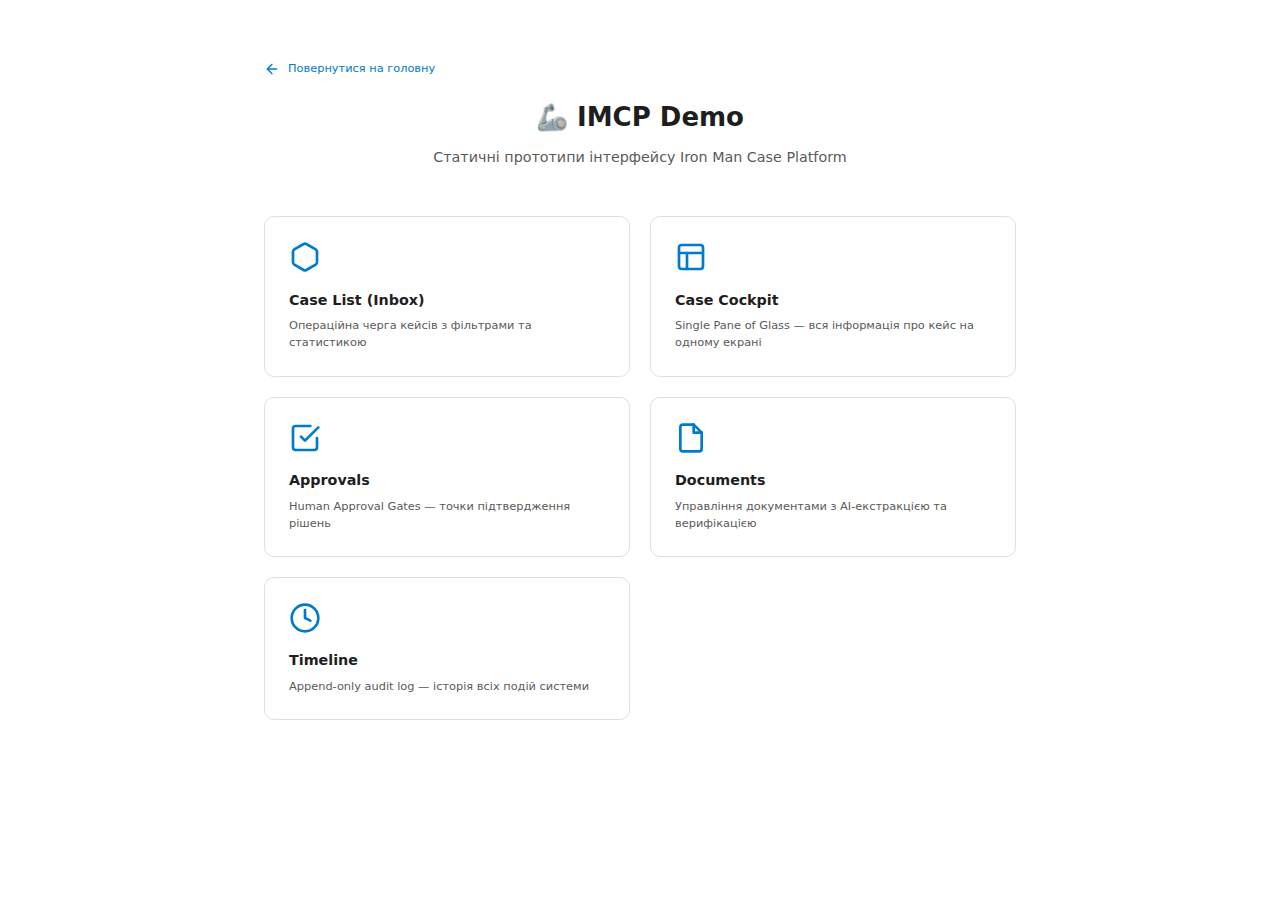
<file: docs/demo/index.html>
<!DOCTYPE html>
<html lang="uk">
<head>
  <meta charset="UTF-8">
  <meta name="viewport" content="width=device-width, initial-scale=1.0">
  <title>Demo — IMCP</title>
  <link rel="stylesheet" href="styles.css">
  <style>
    .demo-menu {
      max-width: 800px;
      margin: 0 auto;
      padding: 60px 24px;
    }
    .demo-menu-header {
      text-align: center;
      margin-bottom: 48px;
    }
    .demo-menu-header h1 {
      font-size: 2rem;
      margin-bottom: 12px;
    }
    .demo-menu-header p {
      color: var(--text-secondary);
      font-size: 1.1rem;
    }
    .demo-menu-grid {
      display: grid;
      grid-template-columns: repeat(auto-fit, minmax(240px, 1fr));
      gap: 20px;
    }
    .demo-menu-card {
      background: var(--surface);
      border: 1px solid var(--divider);
      border-radius: var(--radius-lg);
      padding: 24px;
      text-decoration: none;
      color: inherit;
      transition: all 0.2s ease;
    }
    .demo-menu-card:hover {
      border-color: var(--accent);
      box-shadow: 0 4px 12px rgba(0,0,0,0.1);
      transform: translateY(-2px);
    }
    .demo-menu-card svg {
      width: 32px;
      height: 32px;
      color: var(--accent);
      margin-bottom: 12px;
    }
    .demo-menu-card h3 {
      font-size: 1.1rem;
      margin-bottom: 8px;
    }
    .demo-menu-card p {
      font-size: 0.875rem;
      color: var(--text-secondary);
      margin: 0;
    }
    .demo-back {
      display: inline-flex;
      align-items: center;
      gap: 8px;
      color: var(--accent);
      text-decoration: none;
      font-size: 0.875rem;
      margin-bottom: 24px;
    }
    .demo-back:hover {
      text-decoration: underline;
    }
    .demo-back svg {
      width: 16px;
      height: 16px;
    }
  </style>
</head>
<body>
  <div class="demo-menu">
    <a href="../index.html" class="demo-back">
      <svg xmlns="http://www.w3.org/2000/svg" viewBox="0 0 24 24" fill="none" stroke="currentColor" stroke-width="2" stroke-linecap="round" stroke-linejoin="round">
        <line x1="19" y1="12" x2="5" y2="12"/>
        <polyline points="12 19 5 12 12 5"/>
      </svg>
      Повернутися на головну
    </a>
    
    <div class="demo-menu-header">
      <h1>🦾 IMCP Demo</h1>
      <p>Статичні прототипи інтерфейсу Iron Man Case Platform</p>
    </div>

    <div class="demo-menu-grid">
      <a href="case-list.html" class="demo-menu-card">
        <svg xmlns="http://www.w3.org/2000/svg" viewBox="0 0 24 24" fill="none" stroke="currentColor" stroke-width="2" stroke-linecap="round" stroke-linejoin="round">
          <path d="M21 16V8a2 2 0 0 0-1-1.73l-7-4a2 2 0 0 0-2 0l-7 4A2 2 0 0 0 3 8v8a2 2 0 0 0 1 1.73l7 4a2 2 0 0 0 2 0l7-4A2 2 0 0 0 21 16z"/>
        </svg>
        <h3>Case List (Inbox)</h3>
        <p>Операційна черга кейсів з фільтрами та статистикою</p>
      </a>

      <a href="case-detail.html" class="demo-menu-card">
        <svg xmlns="http://www.w3.org/2000/svg" viewBox="0 0 24 24" fill="none" stroke="currentColor" stroke-width="2" stroke-linecap="round" stroke-linejoin="round">
          <rect x="3" y="3" width="18" height="18" rx="2" ry="2"/>
          <line x1="3" y1="9" x2="21" y2="9"/>
          <line x1="9" y1="21" x2="9" y2="9"/>
        </svg>
        <h3>Case Cockpit</h3>
        <p>Single Pane of Glass — вся інформація про кейс на одному екрані</p>
      </a>

      <a href="approvals.html" class="demo-menu-card">
        <svg xmlns="http://www.w3.org/2000/svg" viewBox="0 0 24 24" fill="none" stroke="currentColor" stroke-width="2" stroke-linecap="round" stroke-linejoin="round">
          <polyline points="9 11 12 14 22 4"/>
          <path d="M21 12v7a2 2 0 0 1-2 2H5a2 2 0 0 1-2-2V5a2 2 0 0 1 2-2h11"/>
        </svg>
        <h3>Approvals</h3>
        <p>Human Approval Gates — точки підтвердження рішень</p>
      </a>

      <a href="documents.html" class="demo-menu-card">
        <svg xmlns="http://www.w3.org/2000/svg" viewBox="0 0 24 24" fill="none" stroke="currentColor" stroke-width="2" stroke-linecap="round" stroke-linejoin="round">
          <path d="M14 2H6a2 2 0 0 0-2 2v16a2 2 0 0 0 2 2h12a2 2 0 0 0 2-2V8z"/>
          <polyline points="14 2 14 8 20 8"/>
        </svg>
        <h3>Documents</h3>
        <p>Управління документами з AI-екстракцією та верифікацією</p>
      </a>

      <a href="timeline.html" class="demo-menu-card">
        <svg xmlns="http://www.w3.org/2000/svg" viewBox="0 0 24 24" fill="none" stroke="currentColor" stroke-width="2" stroke-linecap="round" stroke-linejoin="round">
          <circle cx="12" cy="12" r="10"/>
          <polyline points="12 6 12 12 16 14"/>
        </svg>
        <h3>Timeline</h3>
        <p>Append-only audit log — історія всіх подій системи</p>
      </a>
    </div>
  </div>
</body>
</html>
</file>
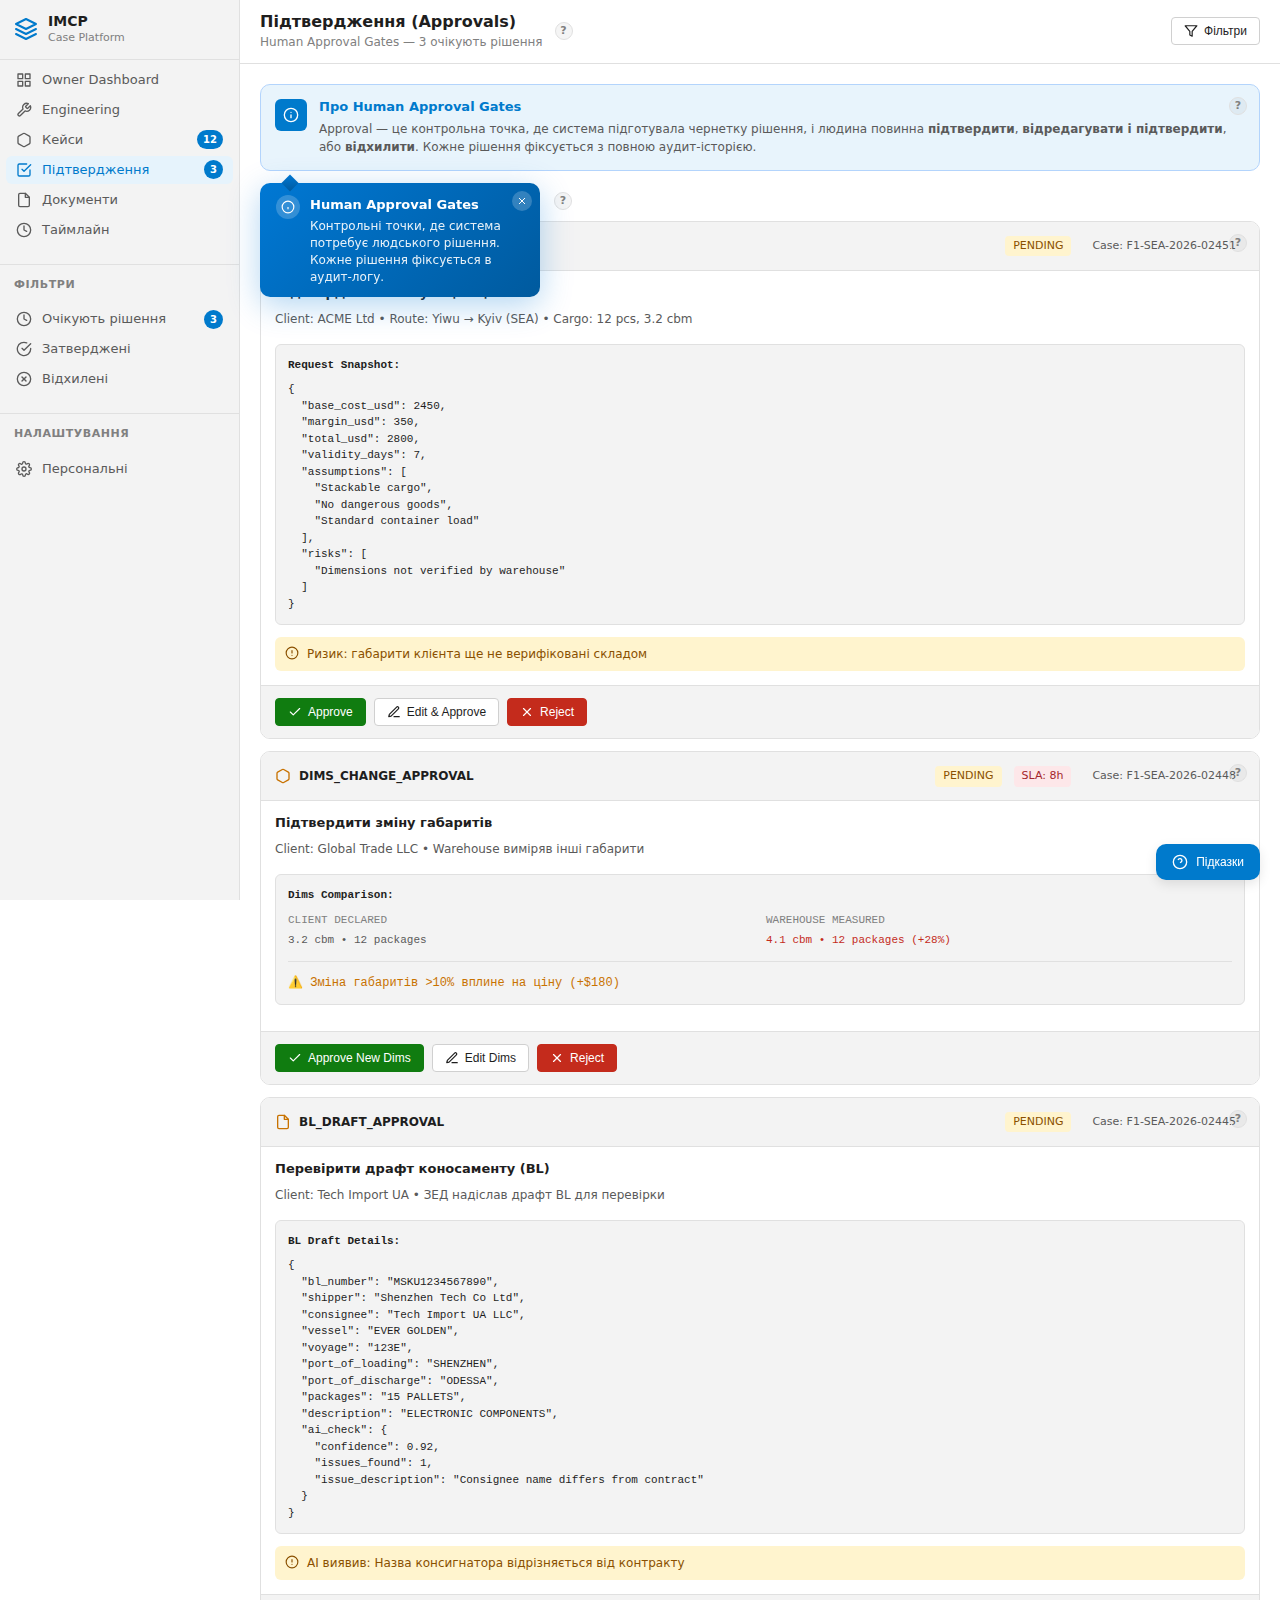
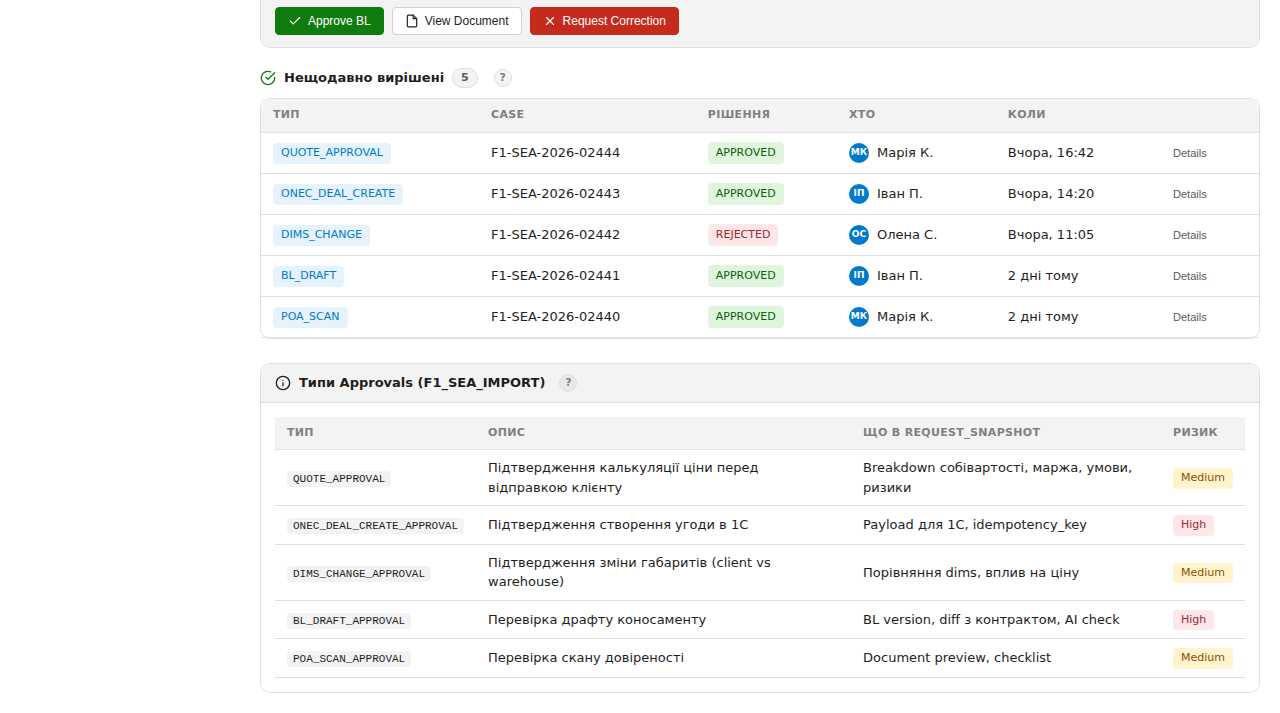
<file: docs/demo/approvals.html>
<!DOCTYPE html>
<html lang="uk">
<head>
  <meta charset="UTF-8">
  <meta name="viewport" content="width=device-width, initial-scale=1.0">
  <title>Approvals — IMCP</title>
  <link rel="stylesheet" href="styles.css">
</head>
<body>
  <div class="layout">
    <!-- Sidebar -->
    <aside class="sidebar">
      <a href="../index.html" class="sidebar-logo" style="text-decoration: none; color: inherit;">
        <svg xmlns="http://www.w3.org/2000/svg" viewBox="0 0 24 24" fill="none" stroke="currentColor" stroke-width="2" stroke-linecap="round" stroke-linejoin="round">
          <path d="M12 2L2 7l10 5 10-5-10-5z"/>
          <path d="M2 17l10 5 10-5"/>
          <path d="M2 12l10 5 10-5"/>
        </svg>
        <div>
          <h1>IMCP</h1>
          <span>Case Platform</span>
        </div>
      </a>

      <nav>
        <ul class="sidebar-nav">
          <li>
            <a href="owner-dashboard.html">
              <svg xmlns="http://www.w3.org/2000/svg" viewBox="0 0 24 24" fill="none" stroke="currentColor" stroke-width="2" stroke-linecap="round" stroke-linejoin="round">
                <rect x="3" y="3" width="7" height="7"/>
                <rect x="14" y="3" width="7" height="7"/>
                <rect x="14" y="14" width="7" height="7"/>
                <rect x="3" y="14" width="7" height="7"/>
              </svg>
              Owner Dashboard
            </a>
          </li>
          <li>
            <a href="engineering-dashboard.html">
              <svg xmlns="http://www.w3.org/2000/svg" viewBox="0 0 24 24" fill="none" stroke="currentColor" stroke-width="2" stroke-linecap="round" stroke-linejoin="round">
                <path d="M14.7 6.3a1 1 0 0 0 0 1.4l1.6 1.6a1 1 0 0 0 1.4 0l3.77-3.77a6 6 0 0 1-7.94 7.94l-6.91 6.91a2.12 2.12 0 0 1-3-3l6.91-6.91a6 6 0 0 1 7.94-7.94l-3.76 3.76z"/>
              </svg>
              Engineering
            </a>
          </li>
          <li>
            <a href="case-list.html">
              <svg xmlns="http://www.w3.org/2000/svg" viewBox="0 0 24 24" fill="none" stroke="currentColor" stroke-width="2" stroke-linecap="round" stroke-linejoin="round">
                <path d="M21 16V8a2 2 0 0 0-1-1.73l-7-4a2 2 0 0 0-2 0l-7 4A2 2 0 0 0 3 8v8a2 2 0 0 0 1 1.73l7 4a2 2 0 0 0 2 0l7-4A2 2 0 0 0 21 16z"/>
              </svg>
              Кейси
              <span class="nav-badge">12</span>
            </a>
          </li>
          <li>
            <a href="approvals.html" class="active">
              <svg xmlns="http://www.w3.org/2000/svg" viewBox="0 0 24 24" fill="none" stroke="currentColor" stroke-width="2" stroke-linecap="round" stroke-linejoin="round">
                <polyline points="9 11 12 14 22 4"/>
                <path d="M21 12v7a2 2 0 0 1-2 2H5a2 2 0 0 1-2-2V5a2 2 0 0 1 2-2h11"/>
              </svg>
              Підтвердження
              <span class="nav-badge">3</span>
            </a>
          </li>
          <li>
            <a href="documents.html">
              <svg xmlns="http://www.w3.org/2000/svg" viewBox="0 0 24 24" fill="none" stroke="currentColor" stroke-width="2" stroke-linecap="round" stroke-linejoin="round">
                <path d="M14 2H6a2 2 0 0 0-2 2v16a2 2 0 0 0 2 2h12a2 2 0 0 0 2-2V8z"/>
                <polyline points="14 2 14 8 20 8"/>
              </svg>
              Документи
            </a>
          </li>
          <li>
            <a href="timeline.html">
              <svg xmlns="http://www.w3.org/2000/svg" viewBox="0 0 24 24" fill="none" stroke="currentColor" stroke-width="2" stroke-linecap="round" stroke-linejoin="round">
                <circle cx="12" cy="12" r="10"/>
                <polyline points="12 6 12 12 16 14"/>
              </svg>
              Таймлайн
            </a>
          </li>
        </ul>

        <div class="sidebar-section">
          <div class="sidebar-section-title">Фільтри</div>
          <ul class="sidebar-nav">
            <li>
              <a href="#">
                <svg xmlns="http://www.w3.org/2000/svg" viewBox="0 0 24 24" fill="none" stroke="currentColor" stroke-width="2" stroke-linecap="round" stroke-linejoin="round">
                  <circle cx="12" cy="12" r="10"/>
                  <polyline points="12 6 12 12 16 14"/>
                </svg>
                Очікують рішення
                <span class="nav-badge">3</span>
              </a>
            </li>
            <li>
              <a href="#">
                <svg xmlns="http://www.w3.org/2000/svg" viewBox="0 0 24 24" fill="none" stroke="currentColor" stroke-width="2" stroke-linecap="round" stroke-linejoin="round">
                  <path d="M22 11.08V12a10 10 0 1 1-5.93-9.14"/>
                  <polyline points="22 4 12 14.01 9 11.01"/>
                </svg>
                Затверджені
              </a>
            </li>
            <li>
              <a href="#">
                <svg xmlns="http://www.w3.org/2000/svg" viewBox="0 0 24 24" fill="none" stroke="currentColor" stroke-width="2" stroke-linecap="round" stroke-linejoin="round">
                  <circle cx="12" cy="12" r="10"/>
                  <line x1="15" y1="9" x2="9" y2="15"/>
                  <line x1="9" y1="9" x2="15" y2="15"/>
                </svg>
                Відхилені
              </a>
            </li>
          </ul>
        </div>

        <div class="sidebar-section">
          <div class="sidebar-section-title">Налаштування</div>
          <ul class="sidebar-nav">
            <li>
              <a href="personal-settings.html">
                <svg xmlns="http://www.w3.org/2000/svg" viewBox="0 0 24 24" fill="none" stroke="currentColor" stroke-width="2" stroke-linecap="round" stroke-linejoin="round">
                  <circle cx="12" cy="12" r="3"/>
                  <path d="M19.4 15a1.65 1.65 0 0 0 .33 1.82l.06.06a2 2 0 0 1 0 2.83 2 2 0 0 1-2.83 0l-.06-.06a1.65 1.65 0 0 0-1.82-.33 1.65 1.65 0 0 0-1 1.51V21a2 2 0 0 1-2 2 2 2 0 0 1-2-2v-.09A1.65 1.65 0 0 0 9 19.4a1.65 1.65 0 0 0-1.82.33l-.06.06a2 2 0 0 1-2.83 0 2 2 0 0 1 0-2.83l.06-.06a1.65 1.65 0 0 0 .33-1.82 1.65 1.65 0 0 0-1.51-1H3a2 2 0 0 1-2-2 2 2 0 0 1 2-2h.09A1.65 1.65 0 0 0 4.6 9a1.65 1.65 0 0 0-.33-1.82l-.06-.06a2 2 0 0 1 0-2.83 2 2 0 0 1 2.83 0l.06.06a1.65 1.65 0 0 0 1.82.33H9a1.65 1.65 0 0 0 1-1.51V3a2 2 0 0 1 2-2 2 2 0 0 1 2 2v.09a1.65 1.65 0 0 0 1 1.51 1.65 1.65 0 0 0 1.82-.33l.06-.06a2 2 0 0 1 2.83 0 2 2 0 0 1 0 2.83l-.06.06a1.65 1.65 0 0 0-.33 1.82V9a1.65 1.65 0 0 0 1.51 1H21a2 2 0 0 1 2 2 2 2 0 0 1-2 2h-.09a1.65 1.65 0 0 0-1.51 1z"/>
                </svg>
                Персональні
              </a>
            </li>
          </ul>
        </div>
      </nav>
    </aside>

    <!-- Main Content -->
    <main class="main-content">
      <!-- Header -->
      <header class="page-header">
        <div class="flex items-center justify-between">
          <div style="display: flex; align-items: center;">
            <div>
              <h2>Підтвердження (Approvals)</h2>
              <p class="text-sm text-muted">Human Approval Gates — 3 очікують рішення</p>
            </div>
            <span class="help-trigger" data-help="approvals-page" style="margin-left: 12px;">?</span>
          </div>
          <div class="btn-group">
            <button class="btn btn-secondary">
              <svg xmlns="http://www.w3.org/2000/svg" width="14" height="14" viewBox="0 0 24 24" fill="none" stroke="currentColor" stroke-width="2" stroke-linecap="round" stroke-linejoin="round">
                <polygon points="22 3 2 3 10 12.46 10 19 14 21 14 12.46 22 3"/>
              </svg>
              Фільтри
            </button>
          </div>
        </div>
      </header>

      <!-- Content -->
      <div class="page-content">
        <!-- Info Banner -->
        <div class="info-banner">
          <span class="help-trigger" data-help="approval-gates">?</span>
          <div class="info-banner-content">
            <div class="info-banner-icon" style="background: var(--accent); color: white;">
              <svg xmlns="http://www.w3.org/2000/svg" viewBox="0 0 24 24" fill="none" stroke="currentColor" stroke-width="2" stroke-linecap="round" stroke-linejoin="round">
                <circle cx="12" cy="12" r="10"/>
                <line x1="12" y1="16" x2="12" y2="12"/>
                <line x1="12" y1="8" x2="12.01" y2="8"/>
              </svg>
            </div>
            <div>
              <h4 style="color: var(--accent);">Про Human Approval Gates</h4>
              <p>
                Approval — це контрольна точка, де система підготувала чернетку рішення, і людина повинна 
                <strong>підтвердити</strong>, <strong>відредагувати і підтвердити</strong>, або <strong>відхилити</strong>. 
                Кожне рішення фіксується з повною аудит-історією.
              </p>
            </div>
          </div>
        </div>

        <!-- Pending Approvals -->
        <div class="inbox-section">
          <div class="inbox-section-header">
            <h3 class="inbox-section-title">
              <svg xmlns="http://www.w3.org/2000/svg" width="16" height="16" viewBox="0 0 24 24" fill="none" stroke="currentColor" stroke-width="2" stroke-linecap="round" stroke-linejoin="round" style="color: var(--warning);">
                <circle cx="12" cy="12" r="10"/>
                <polyline points="12 6 12 12 16 14"/>
              </svg>
              Очікують рішення (PENDING)
              <span class="inbox-section-count">3</span>
              <span class="help-trigger" data-help="pending-section">?</span>
            </h3>
          </div>

          <!-- Approval 1: Quote -->
          <div class="approval-item">
            <span class="help-trigger" data-help="quote-approval">?</span>
            <div class="approval-header">
              <div class="approval-type">
                <svg xmlns="http://www.w3.org/2000/svg" viewBox="0 0 24 24" fill="none" stroke="currentColor" stroke-width="2" stroke-linecap="round" stroke-linejoin="round">
                  <line x1="12" y1="1" x2="12" y2="23"/>
                  <path d="M17 5H9.5a3.5 3.5 0 0 0 0 7h5a3.5 3.5 0 0 1 0 7H6"/>
                </svg>
                QUOTE_APPROVAL
              </div>
              <div class="flex items-center gap-3">
                <span class="badge badge-warning">PENDING</span>
                <a href="case-detail.html" class="btn btn-sm btn-ghost">Case: F1-SEA-2026-02451</a>
              </div>
            </div>
            <div class="approval-body">
              <div class="mb-4">
                <h4>Підтвердити калькуляцію ціни</h4>
                <p class="text-sm text-secondary mt-2">
                  Client: ACME Ltd • Route: Yiwu → Kyiv (SEA) • Cargo: 12 pcs, 3.2 cbm
                </p>
              </div>
              
              <div class="approval-snapshot">
                <div style="font-weight: 600; margin-bottom: 8px;">Request Snapshot:</div>
                <pre style="margin: 0; white-space: pre-wrap; border: none; padding: 0; background: transparent;">{
  "base_cost_usd": 2450,
  "margin_usd": 350,
  "total_usd": 2800,
  "validity_days": 7,
  "assumptions": [
    "Stackable cargo",
    "No dangerous goods",
    "Standard container load"
  ],
  "risks": [
    "Dimensions not verified by warehouse"
  ]
}</pre>
              </div>

              <div class="risk-flag risk-medium">
                <svg xmlns="http://www.w3.org/2000/svg" viewBox="0 0 24 24" fill="none" stroke="currentColor" stroke-width="2" stroke-linecap="round" stroke-linejoin="round">
                  <circle cx="12" cy="12" r="10"/>
                  <line x1="12" y1="8" x2="12" y2="12"/>
                  <line x1="12" y1="16" x2="12.01" y2="16"/>
                </svg>
                <span>Ризик: габарити клієнта ще не верифіковані складом</span>
              </div>
            </div>
            <div class="approval-actions">
              <button class="btn btn-success">
                <svg xmlns="http://www.w3.org/2000/svg" width="14" height="14" viewBox="0 0 24 24" fill="none" stroke="currentColor" stroke-width="2" stroke-linecap="round" stroke-linejoin="round">
                  <polyline points="20 6 9 17 4 12"/>
                </svg>
                Approve
              </button>
              <button class="btn btn-secondary">
                <svg xmlns="http://www.w3.org/2000/svg" width="14" height="14" viewBox="0 0 24 24" fill="none" stroke="currentColor" stroke-width="2" stroke-linecap="round" stroke-linejoin="round">
                  <path d="M12 20h9"/>
                  <path d="M16.5 3.5a2.121 2.121 0 0 1 3 3L7 19l-4 1 1-4L16.5 3.5z"/>
                </svg>
                Edit & Approve
              </button>
              <button class="btn btn-danger">
                <svg xmlns="http://www.w3.org/2000/svg" width="14" height="14" viewBox="0 0 24 24" fill="none" stroke="currentColor" stroke-width="2" stroke-linecap="round" stroke-linejoin="round">
                  <line x1="18" y1="6" x2="6" y2="18"/>
                  <line x1="6" y1="6" x2="18" y2="18"/>
                </svg>
                Reject
              </button>
            </div>
          </div>

          <!-- Approval 2: Dims Change -->
          <div class="approval-item">
            <span class="help-trigger" data-help="dims-approval">?</span>
            <div class="approval-header">
              <div class="approval-type">
                <svg xmlns="http://www.w3.org/2000/svg" viewBox="0 0 24 24" fill="none" stroke="currentColor" stroke-width="2" stroke-linecap="round" stroke-linejoin="round">
                  <path d="M21 16V8a2 2 0 0 0-1-1.73l-7-4a2 2 0 0 0-2 0l-7 4A2 2 0 0 0 3 8v8a2 2 0 0 0 1 1.73l7 4a2 2 0 0 0 2 0l7-4A2 2 0 0 0 21 16z"/>
                </svg>
                DIMS_CHANGE_APPROVAL
              </div>
              <div class="flex items-center gap-3">
                <span class="badge badge-warning">PENDING</span>
                <span class="badge badge-danger">SLA: 8h</span>
                <a href="case-detail.html" class="btn btn-sm btn-ghost">Case: F1-SEA-2026-02448</a>
              </div>
            </div>
            <div class="approval-body">
              <div class="mb-4">
                <h4>Підтвердити зміну габаритів</h4>
                <p class="text-sm text-secondary mt-2">
                  Client: Global Trade LLC • Warehouse виміряв інші габарити
                </p>
              </div>
              
              <div class="approval-snapshot">
                <div style="font-weight: 600; margin-bottom: 8px;">Dims Comparison:</div>
                <div style="display: grid; grid-template-columns: 1fr 1fr; gap: 12px;">
                  <div>
                    <div class="text-xs text-muted" style="text-transform: uppercase; margin-bottom: 4px;">Client Declared</div>
                    <div class="text-secondary">3.2 cbm • 12 packages</div>
                  </div>
                  <div>
                    <div class="text-xs text-muted" style="text-transform: uppercase; margin-bottom: 4px;">Warehouse Measured</div>
                    <div style="color: var(--danger); font-weight: 500;">4.1 cbm • 12 packages (+28%)</div>
                  </div>
                </div>
                <div style="margin-top: 12px; padding-top: 12px; border-top: 1px solid var(--divider);">
                  <div class="text-sm" style="color: var(--warning);">
                    ⚠️ Зміна габаритів >10% вплине на ціну (+$180)
                  </div>
                </div>
              </div>
            </div>
            <div class="approval-actions">
              <button class="btn btn-success">
                <svg xmlns="http://www.w3.org/2000/svg" width="14" height="14" viewBox="0 0 24 24" fill="none" stroke="currentColor" stroke-width="2" stroke-linecap="round" stroke-linejoin="round">
                  <polyline points="20 6 9 17 4 12"/>
                </svg>
                Approve New Dims
              </button>
              <button class="btn btn-secondary">
                <svg xmlns="http://www.w3.org/2000/svg" width="14" height="14" viewBox="0 0 24 24" fill="none" stroke="currentColor" stroke-width="2" stroke-linecap="round" stroke-linejoin="round">
                  <path d="M12 20h9"/>
                  <path d="M16.5 3.5a2.121 2.121 0 0 1 3 3L7 19l-4 1 1-4L16.5 3.5z"/>
                </svg>
                Edit Dims
              </button>
              <button class="btn btn-danger">
                <svg xmlns="http://www.w3.org/2000/svg" width="14" height="14" viewBox="0 0 24 24" fill="none" stroke="currentColor" stroke-width="2" stroke-linecap="round" stroke-linejoin="round">
                  <line x1="18" y1="6" x2="6" y2="18"/>
                  <line x1="6" y1="6" x2="18" y2="18"/>
                </svg>
                Reject
              </button>
            </div>
          </div>

          <!-- Approval 3: BL Draft -->
          <div class="approval-item">
            <span class="help-trigger" data-help="bl-approval">?</span>
            <div class="approval-header">
              <div class="approval-type">
                <svg xmlns="http://www.w3.org/2000/svg" viewBox="0 0 24 24" fill="none" stroke="currentColor" stroke-width="2" stroke-linecap="round" stroke-linejoin="round">
                  <path d="M14 2H6a2 2 0 0 0-2 2v16a2 2 0 0 0 2 2h12a2 2 0 0 0 2-2V8z"/>
                  <polyline points="14 2 14 8 20 8"/>
                </svg>
                BL_DRAFT_APPROVAL
              </div>
              <div class="flex items-center gap-3">
                <span class="badge badge-warning">PENDING</span>
                <a href="case-detail.html" class="btn btn-sm btn-ghost">Case: F1-SEA-2026-02445</a>
              </div>
            </div>
            <div class="approval-body">
              <div class="mb-4">
                <h4>Перевірити драфт коносаменту (BL)</h4>
                <p class="text-sm text-secondary mt-2">
                  Client: Tech Import UA • ЗЕД надіслав драфт BL для перевірки
                </p>
              </div>
              
              <div class="approval-snapshot">
                <div style="font-weight: 600; margin-bottom: 8px;">BL Draft Details:</div>
                <pre style="margin: 0; white-space: pre-wrap; border: none; padding: 0; background: transparent;">{
  "bl_number": "MSKU1234567890",
  "shipper": "Shenzhen Tech Co Ltd",
  "consignee": "Tech Import UA LLC",
  "vessel": "EVER GOLDEN",
  "voyage": "123E",
  "port_of_loading": "SHENZHEN",
  "port_of_discharge": "ODESSA",
  "packages": "15 PALLETS",
  "description": "ELECTRONIC COMPONENTS",
  "ai_check": {
    "confidence": 0.92,
    "issues_found": 1,
    "issue_description": "Consignee name differs from contract"
  }
}</pre>
              </div>

              <div class="risk-flag risk-medium">
                <svg xmlns="http://www.w3.org/2000/svg" viewBox="0 0 24 24" fill="none" stroke="currentColor" stroke-width="2" stroke-linecap="round" stroke-linejoin="round">
                  <circle cx="12" cy="12" r="10"/>
                  <line x1="12" y1="8" x2="12" y2="12"/>
                  <line x1="12" y1="16" x2="12.01" y2="16"/>
                </svg>
                <span>AI виявив: Назва консигнатора відрізняється від контракту</span>
              </div>
            </div>
            <div class="approval-actions">
              <button class="btn btn-success">
                <svg xmlns="http://www.w3.org/2000/svg" width="14" height="14" viewBox="0 0 24 24" fill="none" stroke="currentColor" stroke-width="2" stroke-linecap="round" stroke-linejoin="round">
                  <polyline points="20 6 9 17 4 12"/>
                </svg>
                Approve BL
              </button>
              <button class="btn btn-secondary">
                <svg xmlns="http://www.w3.org/2000/svg" width="14" height="14" viewBox="0 0 24 24" fill="none" stroke="currentColor" stroke-width="2" stroke-linecap="round" stroke-linejoin="round">
                  <path d="M14 2H6a2 2 0 0 0-2 2v16a2 2 0 0 0 2 2h12a2 2 0 0 0 2-2V8z"/>
                  <polyline points="14 2 14 8 20 8"/>
                </svg>
                View Document
              </button>
              <button class="btn btn-danger">
                <svg xmlns="http://www.w3.org/2000/svg" width="14" height="14" viewBox="0 0 24 24" fill="none" stroke="currentColor" stroke-width="2" stroke-linecap="round" stroke-linejoin="round">
                  <line x1="18" y1="6" x2="6" y2="18"/>
                  <line x1="6" y1="6" x2="18" y2="18"/>
                </svg>
                Request Correction
              </button>
            </div>
          </div>
        </div>

        <!-- Recently Decided -->
        <div class="inbox-section">
          <div class="inbox-section-header">
            <h3 class="inbox-section-title">
              <svg xmlns="http://www.w3.org/2000/svg" width="16" height="16" viewBox="0 0 24 24" fill="none" stroke="currentColor" stroke-width="2" stroke-linecap="round" stroke-linejoin="round" style="color: var(--success);">
                <path d="M22 11.08V12a10 10 0 1 1-5.93-9.14"/>
                <polyline points="22 4 12 14.01 9 11.01"/>
              </svg>
              Нещодавно вирішені
              <span class="inbox-section-count">5</span>
              <span class="help-trigger" data-help="history-section">?</span>
            </h3>
          </div>

          <div class="card">
            <div class="table-container">
              <table class="table">
                <thead>
                  <tr>
                    <th>Тип</th>
                    <th>Case</th>
                    <th>Рішення</th>
                    <th>Хто</th>
                    <th>Коли</th>
                    <th></th>
                  </tr>
                </thead>
                <tbody>
                  <tr>
                    <td><span class="badge badge-primary">QUOTE_APPROVAL</span></td>
                    <td>F1-SEA-2026-02444</td>
                    <td><span class="status-badge status-approved">APPROVED</span></td>
                    <td>
                      <div class="flex items-center gap-2">
                        <span class="avatar avatar-sm">МК</span>
                        Марія К.
                      </div>
                    </td>
                    <td>Вчора, 16:42</td>
                    <td><button class="btn btn-sm btn-ghost">Details</button></td>
                  </tr>
                  <tr>
                    <td><span class="badge badge-primary">ONEC_DEAL_CREATE</span></td>
                    <td>F1-SEA-2026-02443</td>
                    <td><span class="status-badge status-approved">APPROVED</span></td>
                    <td>
                      <div class="flex items-center gap-2">
                        <span class="avatar avatar-sm">ІП</span>
                        Іван П.
                      </div>
                    </td>
                    <td>Вчора, 14:20</td>
                    <td><button class="btn btn-sm btn-ghost">Details</button></td>
                  </tr>
                  <tr>
                    <td><span class="badge badge-primary">DIMS_CHANGE</span></td>
                    <td>F1-SEA-2026-02442</td>
                    <td><span class="status-badge status-rejected">REJECTED</span></td>
                    <td>
                      <div class="flex items-center gap-2">
                        <span class="avatar avatar-sm">ОС</span>
                        Олена С.
                      </div>
                    </td>
                    <td>Вчора, 11:05</td>
                    <td><button class="btn btn-sm btn-ghost">Details</button></td>
                  </tr>
                  <tr>
                    <td><span class="badge badge-primary">BL_DRAFT</span></td>
                    <td>F1-SEA-2026-02441</td>
                    <td><span class="status-badge status-approved">APPROVED</span></td>
                    <td>
                      <div class="flex items-center gap-2">
                        <span class="avatar avatar-sm">ІП</span>
                        Іван П.
                      </div>
                    </td>
                    <td>2 дні тому</td>
                    <td><button class="btn btn-sm btn-ghost">Details</button></td>
                  </tr>
                  <tr>
                    <td><span class="badge badge-primary">POA_SCAN</span></td>
                    <td>F1-SEA-2026-02440</td>
                    <td><span class="status-badge status-approved">APPROVED</span></td>
                    <td>
                      <div class="flex items-center gap-2">
                        <span class="avatar avatar-sm">МК</span>
                        Марія К.
                      </div>
                    </td>
                    <td>2 дні тому</td>
                    <td><button class="btn btn-sm btn-ghost">Details</button></td>
                  </tr>
                </tbody>
              </table>
            </div>
          </div>
        </div>

        <!-- Approval Types Reference -->
        <div class="card mt-6">
          <div class="card-header">
            <h4 class="flex items-center gap-2">
              <svg xmlns="http://www.w3.org/2000/svg" width="16" height="16" viewBox="0 0 24 24" fill="none" stroke="currentColor" stroke-width="2" stroke-linecap="round" stroke-linejoin="round">
                <circle cx="12" cy="12" r="10"/>
                <line x1="12" y1="16" x2="12" y2="12"/>
                <line x1="12" y1="8" x2="12.01" y2="8"/>
              </svg>
              Типи Approvals (F1_SEA_IMPORT)
              <span class="help-trigger" data-help="approval-types">?</span>
            </h4>
          </div>
          <div class="card-body">
            <div class="table-container">
              <table class="table">
                <thead>
                  <tr>
                    <th>Тип</th>
                    <th>Опис</th>
                    <th>Що в request_snapshot</th>
                    <th>Ризик</th>
                  </tr>
                </thead>
                <tbody>
                  <tr>
                    <td><code>QUOTE_APPROVAL</code></td>
                    <td>Підтвердження калькуляції ціни перед відправкою клієнту</td>
                    <td>Breakdown собівартості, маржа, умови, ризики</td>
                    <td><span class="badge badge-warning">Medium</span></td>
                  </tr>
                  <tr>
                    <td><code>ONEC_DEAL_CREATE_APPROVAL</code></td>
                    <td>Підтвердження створення угоди в 1С</td>
                    <td>Payload для 1C, idempotency_key</td>
                    <td><span class="badge badge-danger">High</span></td>
                  </tr>
                  <tr>
                    <td><code>DIMS_CHANGE_APPROVAL</code></td>
                    <td>Підтвердження зміни габаритів (client vs warehouse)</td>
                    <td>Порівняння dims, вплив на ціну</td>
                    <td><span class="badge badge-warning">Medium</span></td>
                  </tr>
                  <tr>
                    <td><code>BL_DRAFT_APPROVAL</code></td>
                    <td>Перевірка драфту коносаменту</td>
                    <td>BL version, diff з контрактом, AI check</td>
                    <td><span class="badge badge-danger">High</span></td>
                  </tr>
                  <tr>
                    <td><code>POA_SCAN_APPROVAL</code></td>
                    <td>Перевірка скану довіреності</td>
                    <td>Document preview, checklist</td>
                    <td><span class="badge badge-warning">Medium</span></td>
                  </tr>
                </tbody>
              </table>
            </div>
          </div>
        </div>

      </div>
    </main>
  </div>

  <style>
    /* ===== Onboarding Tips System ===== */
    .tip {
      position: absolute;
      background: linear-gradient(135deg, #0078d4 0%, #005a9e 100%);
      color: white;
      padding: 12px 16px;
      border-radius: var(--radius-lg);
      font-size: 12px;
      max-width: 280px;
      box-shadow: 0 8px 32px rgba(0, 120, 212, 0.3);
      z-index: 100;
      animation: tipPulse 0.4s ease-out, tipGlow 2s ease-in-out infinite;
    }

    @keyframes tipPulse {
      0% { opacity: 0; transform: scale(0.9) translateY(10px); }
      100% { opacity: 1; transform: scale(1) translateY(0); }
    }

    @keyframes tipGlow {
      0%, 100% { box-shadow: 0 8px 32px rgba(0, 120, 212, 0.3); }
      50% { box-shadow: 0 8px 40px rgba(0, 120, 212, 0.5); }
    }

    .tip.hiding { animation: tipHide 0.3s ease-in forwards; }

    @keyframes tipHide {
      to { opacity: 0; transform: scale(0.95) translateY(-10px); }
    }

    .tip-content { display: flex; gap: 10px; align-items: flex-start; }
    .tip-icon { flex-shrink: 0; width: 24px; height: 24px; background: rgba(255, 255, 255, 0.2); border-radius: 50%; display: flex; align-items: center; justify-content: center; }
    .tip-icon svg { width: 14px; height: 14px; }
    .tip-text { flex: 1; }
    .tip-title { font-weight: 600; font-size: 13px; margin-bottom: 4px; }
    .tip-description { opacity: 0.9; line-height: 1.4; }

    .tip-close {
      position: absolute; top: 8px; right: 8px;
      background: rgba(255, 255, 255, 0.2); border: none; color: white;
      width: 20px; height: 20px; border-radius: 50%; cursor: pointer;
      display: flex; align-items: center; justify-content: center; transition: background 0.2s;
    }
    .tip-close:hover { background: rgba(255, 255, 255, 0.35); }
    .tip-close svg { width: 12px; height: 12px; }

    .tip::before { content: ''; position: absolute; width: 12px; height: 12px; background: inherit; transform: rotate(45deg); }
    .tip.arrow-top::before { top: -6px; left: 24px; }
    .tip.arrow-bottom::before { bottom: -6px; left: 24px; }
    .tip.arrow-left::before { left: -6px; top: 16px; }
    .tip.arrow-right::before { right: -6px; top: 16px; }

    .tip-step { display: inline-flex; align-items: center; gap: 6px; font-size: 10px; opacity: 0.75; margin-top: 8px; padding-top: 8px; border-top: 1px solid rgba(255, 255, 255, 0.2); }
    .tip-step-dots { display: flex; gap: 4px; }
    .tip-step-dot { width: 6px; height: 6px; border-radius: 50%; background: rgba(255, 255, 255, 0.3); }
    .tip-step-dot.active { background: white; }

    .tip-actions { display: flex; gap: 8px; margin-top: 10px; }
    .tip-btn { padding: 6px 12px; border-radius: var(--radius-sm); font-size: 11px; font-weight: 500; cursor: pointer; border: none; transition: all 0.2s; }
    .tip-btn-primary { background: white; color: #005a9e; }
    .tip-btn-primary:hover { background: rgba(255, 255, 255, 0.9); }
    .tip-btn-secondary { background: rgba(255, 255, 255, 0.15); color: white; }
    .tip-btn-secondary:hover { background: rgba(255, 255, 255, 0.25); }

    .tips-overlay { position: fixed; top: 0; left: 0; right: 0; bottom: 0; background: rgba(0, 0, 0, 0.3); z-index: 99; opacity: 0; pointer-events: none; transition: opacity 0.3s; }
    .tips-overlay.active { opacity: 1; pointer-events: auto; }

    .tip-highlight { position: relative; z-index: 101; box-shadow: 0 0 0 4px rgba(0, 120, 212, 0.4); border-radius: var(--radius-md); }

    .show-tips-btn {
      position: fixed; bottom: 20px; right: 20px; background: var(--accent); color: white; border: none;
      padding: 10px 16px; border-radius: var(--radius-lg); font-size: 12px; font-weight: 500; cursor: pointer;
      display: flex; align-items: center; gap: 8px; box-shadow: var(--shadow-md); transition: all 0.2s; z-index: 50;
    }
    .show-tips-btn:hover { background: var(--accent-hover); transform: translateY(-2px); box-shadow: var(--shadow-popup); }
    .show-tips-btn svg { width: 16px; height: 16px; }

    /* ===== Static Help Triggers ===== */
    .help-trigger {
      display: inline-flex; align-items: center; justify-content: center;
      width: 18px; height: 18px; background: var(--bg-hover); border: 1px solid var(--divider);
      border-radius: 50%; color: var(--text-muted); font-size: 11px; font-weight: 600;
      cursor: pointer; transition: all 0.2s; margin-left: 6px; flex-shrink: 0;
    }
    .help-trigger:hover { background: var(--accent); border-color: var(--accent); color: white; transform: scale(1.1); }
    .help-trigger.active { background: var(--accent); border-color: var(--accent); color: white; }

    .help-popup {
      position: absolute; background: var(--bg-editor); border: 1px solid var(--divider);
      border-radius: var(--radius-lg); box-shadow: var(--shadow-popup); padding: 12px 14px;
      font-size: 12px; max-width: 300px; z-index: 200; animation: helpPopupIn 0.2s ease;
    }
    @keyframes helpPopupIn { from { opacity: 0; transform: translateY(-8px); } to { opacity: 1; transform: translateY(0); } }
    .help-popup.closing { animation: helpPopupOut 0.15s ease forwards; }
    @keyframes helpPopupOut { to { opacity: 0; transform: translateY(-8px); } }

    .help-popup::before {
      content: ''; position: absolute; top: -6px; left: 20px; width: 10px; height: 10px;
      background: var(--bg-editor); border-left: 1px solid var(--divider); border-top: 1px solid var(--divider); transform: rotate(45deg);
    }
    .help-popup.arrow-bottom::before { top: auto; bottom: -6px; border-left: none; border-top: none; border-right: 1px solid var(--divider); border-bottom: 1px solid var(--divider); }

    .help-popup-header { display: flex; align-items: center; gap: 8px; margin-bottom: 8px; padding-bottom: 8px; border-bottom: 1px solid var(--divider); }
    .help-popup-icon { width: 24px; height: 24px; background: var(--accent-light); border-radius: var(--radius-sm); display: flex; align-items: center; justify-content: center; color: var(--accent); }
    .help-popup-icon svg { width: 14px; height: 14px; }
    .help-popup-title { font-weight: 600; color: var(--text); }
    .help-popup-content { color: var(--text-secondary); line-height: 1.5; }
    .help-popup-content ul { margin: 8px 0 0 0; padding-left: 16px; }
    .help-popup-content li { margin-bottom: 4px; }
    .help-popup-content code { background: var(--bg-panel); padding: 1px 4px; border-radius: 3px; font-size: 11px; font-family: var(--font-mono); }

    /* Positioning */
    .approval-item { position: relative; }
    .approval-item .help-trigger { position: absolute; top: 12px; right: 12px; }
    .info-banner { position: relative; }
    .info-banner .help-trigger { position: absolute; top: 12px; right: 12px; }
    .inbox-section-title .help-trigger { margin-left: 8px; }
  </style>

  <script>
    // ===== ONBOARDING TIPS SYSTEM =====
    const TipsManager = {
      storageKey: 'imcp_approvals_tips',
      tips: [],
      currentStep: 0,
      tourMode: false,

      init() {
        this.loadState();
        this.createTips();
        this.createShowTipsButton();
        setTimeout(() => { if (!this.allTipsDismissed()) this.showInitialTips(); }, 500);
      },

      loadState() {
        try { const saved = localStorage.getItem(this.storageKey); this.dismissedTips = saved ? JSON.parse(saved) : {}; }
        catch (e) { this.dismissedTips = {}; }
      },

      saveState() {
        try { localStorage.setItem(this.storageKey, JSON.stringify(this.dismissedTips)); } catch (e) {}
      },

      allTipsDismissed() { return this.tips.every(tip => this.dismissedTips[tip.id]); },

      createTips() {
        this.tips = [
          { id: 'tip-info-banner', targetSelector: '.info-banner', title: 'Human Approval Gates', description: 'Контрольні точки, де система потребує людського рішення. Кожне рішення фіксується в аудит-логу.', position: 'bottom-left', arrow: 'top', icon: 'info' },
          { id: 'tip-pending', targetSelector: '.approval-item:first-of-type', title: 'Approval Request', description: 'Картка запиту на підтвердження. Містить snapshot даних та кнопки дій: Approve, Edit, Reject.', position: 'inside-top', arrow: 'none', icon: 'check' },
          { id: 'tip-actions', targetSelector: '.approval-actions', title: 'Дії підтвердження', description: 'Approve — підтвердити як є. Edit & Approve — змінити та підтвердити. Reject — відхилити з причиною.', position: 'bottom-left', arrow: 'top', icon: 'bolt' },
          { id: 'tip-history', targetSelector: '.inbox-section:nth-of-type(2)', title: 'Історія рішень', description: 'Всі минулі рішення з інформацією хто і коли прийняв рішення. Повний аудит-трейл.', position: 'inside-top', arrow: 'none', icon: 'clock' }
        ];
      },

      createShowTipsButton() {
        const btn = document.createElement('button');
        btn.className = 'show-tips-btn';
        btn.innerHTML = `<svg xmlns="http://www.w3.org/2000/svg" viewBox="0 0 24 24" fill="none" stroke="currentColor" stroke-width="2"><circle cx="12" cy="12" r="10"/><path d="M9.09 9a3 3 0 0 1 5.83 1c0 2-3 3-3 3"/><line x1="12" y1="17" x2="12.01" y2="17"/></svg>Підказки`;
        btn.onclick = () => this.startTour();
        document.body.appendChild(btn);
      },

      showInitialTips() {
        const firstActiveTip = this.tips.find(tip => !this.dismissedTips[tip.id]);
        if (firstActiveTip) this.showTip(firstActiveTip, false);
      },

      showTip(tipConfig, isTour = false) {
        const target = document.querySelector(tipConfig.targetSelector);
        if (!target) return;
        this.hideAllTips();

        const tip = document.createElement('div');
        tip.className = `tip arrow-${tipConfig.arrow}`;
        tip.dataset.tipId = tipConfig.id;

        const iconSvg = this.getIcon(tipConfig.icon);
        const stepIndicator = isTour ? this.getStepIndicator() : '';

        tip.innerHTML = `
          <button class="tip-close" onclick="TipsManager.dismissTip('${tipConfig.id}')">
            <svg xmlns="http://www.w3.org/2000/svg" viewBox="0 0 24 24" fill="none" stroke="currentColor" stroke-width="2"><line x1="18" y1="6" x2="6" y2="18"/><line x1="6" y1="6" x2="18" y2="18"/></svg>
          </button>
          <div class="tip-content">
            <div class="tip-icon">${iconSvg}</div>
            <div class="tip-text">
              <div class="tip-title">${tipConfig.title}</div>
              <div class="tip-description">${tipConfig.description}</div>
              ${isTour ? `<div class="tip-actions">${this.currentStep > 0 ? '<button class="tip-btn tip-btn-secondary" onclick="TipsManager.prevStep()">← Назад</button>' : ''}${this.currentStep < this.tips.length - 1 ? '<button class="tip-btn tip-btn-primary" onclick="TipsManager.nextStep()">Далі →</button>' : '<button class="tip-btn tip-btn-primary" onclick="TipsManager.endTour()">Готово ✓</button>'}</div>` : ''}
              ${stepIndicator}
            </div>
          </div>`;

        document.body.appendChild(tip);
        this.positionTip(tip, target, tipConfig.position);
        if (isTour) target.classList.add('tip-highlight');
      },

      positionTip(tip, target, position) {
        const targetRect = target.getBoundingClientRect();
        const tipRect = tip.getBoundingClientRect();
        let top, left;

        switch (position) {
          case 'bottom-right': top = targetRect.bottom + 12; left = targetRect.right - tipRect.width; break;
          case 'bottom-left': top = targetRect.bottom + 12; left = targetRect.left; break;
          case 'inside-top': top = targetRect.top + 60; left = targetRect.left + 20; break;
          case 'right': top = targetRect.top; left = targetRect.right + 12; break;
          case 'left': top = targetRect.top; left = targetRect.left - tipRect.width - 12; break;
          default: top = targetRect.bottom + 12; left = targetRect.left;
        }

        const padding = 16;
        left = Math.max(padding, Math.min(left, window.innerWidth - tipRect.width - padding));
        top = Math.max(padding, Math.min(top, window.innerHeight - tipRect.height - padding));

        tip.style.position = 'fixed';
        tip.style.top = `${top}px`;
        tip.style.left = `${left}px`;
      },

      getIcon(iconName) {
        const icons = {
          info: '<svg xmlns="http://www.w3.org/2000/svg" viewBox="0 0 24 24" fill="none" stroke="currentColor" stroke-width="2"><circle cx="12" cy="12" r="10"/><line x1="12" y1="16" x2="12" y2="12"/><line x1="12" y1="8" x2="12.01" y2="8"/></svg>',
          check: '<svg xmlns="http://www.w3.org/2000/svg" viewBox="0 0 24 24" fill="none" stroke="currentColor" stroke-width="2"><polyline points="9 11 12 14 22 4"/><path d="M21 12v7a2 2 0 0 1-2 2H5a2 2 0 0 1-2-2V5a2 2 0 0 1 2-2h11"/></svg>',
          bolt: '<svg xmlns="http://www.w3.org/2000/svg" viewBox="0 0 24 24" fill="none" stroke="currentColor" stroke-width="2"><polygon points="13 2 3 14 12 14 11 22 21 10 12 10 13 2"/></svg>',
          clock: '<svg xmlns="http://www.w3.org/2000/svg" viewBox="0 0 24 24" fill="none" stroke="currentColor" stroke-width="2"><circle cx="12" cy="12" r="10"/><polyline points="12 6 12 12 16 14"/></svg>'
        };
        return icons[iconName] || icons.info;
      },

      getStepIndicator() {
        if (!this.tourMode) return '';
        const dots = this.tips.map((_, i) => `<span class="tip-step-dot ${i === this.currentStep ? 'active' : ''}"></span>`).join('');
        return `<div class="tip-step"><div class="tip-step-dots">${dots}</div><span>${this.currentStep + 1} з ${this.tips.length}</span></div>`;
      },

      dismissTip(tipId) {
        const tip = document.querySelector(`[data-tip-id="${tipId}"]`);
        if (tip) { tip.classList.add('hiding'); setTimeout(() => tip.remove(), 300); }
        this.dismissedTips[tipId] = true;
        this.saveState();
        document.querySelectorAll('.tip-highlight').forEach(el => el.classList.remove('tip-highlight'));
        if (this.tourMode) this.endTour();
      },

      hideAllTips() {
        document.querySelectorAll('.tip').forEach(tip => tip.remove());
        document.querySelectorAll('.tip-highlight').forEach(el => el.classList.remove('tip-highlight'));
      },

      startTour() {
        this.tourMode = true;
        this.currentStep = 0;
        let overlay = document.querySelector('.tips-overlay');
        if (!overlay) { overlay = document.createElement('div'); overlay.className = 'tips-overlay'; overlay.onclick = () => this.endTour(); document.body.appendChild(overlay); }
        overlay.classList.add('active');
        this.showCurrentTourStep();
      },

      showCurrentTourStep() {
        if (this.currentStep >= 0 && this.currentStep < this.tips.length) {
          this.showTip(this.tips[this.currentStep], true);
          const target = document.querySelector(this.tips[this.currentStep].targetSelector);
          if (target) target.scrollIntoView({ behavior: 'smooth', block: 'center' });
        }
      },

      nextStep() {
        document.querySelectorAll('.tip-highlight').forEach(el => el.classList.remove('tip-highlight'));
        this.currentStep++;
        if (this.currentStep < this.tips.length) this.showCurrentTourStep(); else this.endTour();
      },

      prevStep() {
        document.querySelectorAll('.tip-highlight').forEach(el => el.classList.remove('tip-highlight'));
        if (this.currentStep > 0) { this.currentStep--; this.showCurrentTourStep(); }
      },

      endTour() {
        this.tourMode = false;
        this.hideAllTips();
        const overlay = document.querySelector('.tips-overlay');
        if (overlay) overlay.classList.remove('active');
      },

      resetAllTips() { this.dismissedTips = {}; this.saveState(); this.showInitialTips(); }
    };

    // ===== STATIC HELP SYSTEM =====
    const HelpManager = {
      activePopup: null,
      activeTrigger: null,

      helpContent: {
        'approvals-page': {
          title: 'Сторінка Approvals',
          icon: 'check',
          content: `<p>Централізоване управління всіма Human Approval Gates.</p><ul><li>Перегляд pending approvals</li><li>Швидке прийняття рішень</li><li>Історія всіх рішень</li></ul>`
        },
        'approval-gates': {
          title: 'Human Approval Gates',
          icon: 'info',
          content: `<p>Контрольні точки в бізнес-процесі, де система підготувала рішення, але потрібне підтвердження людини.</p><p><strong>Принцип:</strong> AI/система готує, людина перевіряє та підтверджує.</p>`
        },
        'quote-approval': {
          title: 'QUOTE_APPROVAL',
          icon: 'dollar',
          content: `<p>Підтвердження калькуляції ціни перед відправкою клієнту.</p><p><strong>Request snapshot містить:</strong></p><ul><li>Breakdown собівартості</li><li>Маржа та total</li><li>Умови та ризики</li></ul>`
        },
        'dims-approval': {
          title: 'DIMS_CHANGE_APPROVAL',
          icon: 'box',
          content: `<p>Підтвердження зміни габаритів вантажу.</p><p>Виникає коли склад виміряв інші габарити ніж заявив клієнт.</p><p><strong>Важливо:</strong> зміна >10% впливає на ціну.</p>`
        },
        'bl-approval': {
          title: 'BL_DRAFT_APPROVAL',
          icon: 'file',
          content: `<p>Перевірка драфту коносаменту (Bill of Lading).</p><p><strong>AI перевіряє:</strong></p><ul><li>Відповідність контракту</li><li>Правильність назв</li><li>Коректність даних</li></ul>`
        },
        'pending-section': {
          title: 'Pending Approvals',
          icon: 'clock',
          content: `<p>Запити, що очікують вашого рішення.</p><p><strong>Пріоритет:</strong></p><ul><li>🔴 SLA < 24h — критично</li><li>🟡 SLA < 48h — увага</li><li>🟢 Інші — стандартно</li></ul>`
        },
        'history-section': {
          title: 'Історія рішень',
          icon: 'history',
          content: `<p>Всі минулі approval рішення.</p><p><strong>Зберігається:</strong></p><ul><li>Тип approval</li><li>Рішення (Approved/Rejected)</li><li>Хто прийняв</li><li>Час рішення</li></ul>`
        },
        'approval-types': {
          title: 'Типи Approvals',
          icon: 'info',
          content: `<p>Довідник всіх типів approval gates для F1_SEA_IMPORT.</p><p>Кожен тип має свій SLA, рівень ризику та структуру даних.</p>`
        }
      },

      init() { this.bindEvents(); },

      bindEvents() {
        document.addEventListener('click', (e) => {
          const trigger = e.target.closest('.help-trigger');
          if (trigger) { e.preventDefault(); e.stopPropagation(); const helpId = trigger.dataset.help; if (helpId) this.togglePopup(helpId, trigger); return; }
          if (this.activePopup && !e.target.closest('.help-popup')) this.closePopup();
        });
        document.addEventListener('keydown', (e) => { if (e.key === 'Escape' && this.activePopup) this.closePopup(); });
      },

      togglePopup(helpId, trigger) {
        if (this.activeTrigger === trigger) { this.closePopup(); return; }
        this.closePopup();

        const content = this.helpContent[helpId];
        if (!content) return;

        const popup = document.createElement('div');
        popup.className = 'help-popup';
        popup.innerHTML = `<div class="help-popup-header"><div class="help-popup-icon">${this.getIcon(content.icon)}</div><div class="help-popup-title">${content.title}</div></div><div class="help-popup-content">${content.content}</div>`;

        document.body.appendChild(popup);
        this.positionPopup(popup, trigger);

        this.activePopup = popup;
        this.activeTrigger = trigger;
        trigger.classList.add('active');
      },

      positionPopup(popup, trigger) {
        const triggerRect = trigger.getBoundingClientRect();
        const popupRect = popup.getBoundingClientRect();

        let top = triggerRect.bottom + 8;
        let left = triggerRect.left - 10;

        if (left + popupRect.width > window.innerWidth - 16) left = window.innerWidth - popupRect.width - 16;
        if (top + popupRect.height > window.innerHeight - 16) { top = triggerRect.top - popupRect.height - 8; popup.classList.add('arrow-bottom'); }
        left = Math.max(16, left);

        popup.style.position = 'fixed';
        popup.style.top = `${top}px`;
        popup.style.left = `${left}px`;
      },

      closePopup() {
        if (this.activePopup) { this.activePopup.classList.add('closing'); setTimeout(() => { if (this.activePopup) { this.activePopup.remove(); this.activePopup = null; } }, 150); }
        if (this.activeTrigger) { this.activeTrigger.classList.remove('active'); this.activeTrigger = null; }
      },

      getIcon(iconName) {
        const icons = {
          info: '<svg xmlns="http://www.w3.org/2000/svg" viewBox="0 0 24 24" fill="none" stroke="currentColor" stroke-width="2"><circle cx="12" cy="12" r="10"/><line x1="12" y1="16" x2="12" y2="12"/><line x1="12" y1="8" x2="12.01" y2="8"/></svg>',
          check: '<svg xmlns="http://www.w3.org/2000/svg" viewBox="0 0 24 24" fill="none" stroke="currentColor" stroke-width="2"><polyline points="9 11 12 14 22 4"/><path d="M21 12v7a2 2 0 0 1-2 2H5a2 2 0 0 1-2-2V5a2 2 0 0 1 2-2h11"/></svg>',
          clock: '<svg xmlns="http://www.w3.org/2000/svg" viewBox="0 0 24 24" fill="none" stroke="currentColor" stroke-width="2"><circle cx="12" cy="12" r="10"/><polyline points="12 6 12 12 16 14"/></svg>',
          dollar: '<svg xmlns="http://www.w3.org/2000/svg" viewBox="0 0 24 24" fill="none" stroke="currentColor" stroke-width="2"><line x1="12" y1="1" x2="12" y2="23"/><path d="M17 5H9.5a3.5 3.5 0 0 0 0 7h5a3.5 3.5 0 0 1 0 7H6"/></svg>',
          box: '<svg xmlns="http://www.w3.org/2000/svg" viewBox="0 0 24 24" fill="none" stroke="currentColor" stroke-width="2"><path d="M21 16V8a2 2 0 0 0-1-1.73l-7-4a2 2 0 0 0-2 0l-7 4A2 2 0 0 0 3 8v8a2 2 0 0 0 1 1.73l7 4a2 2 0 0 0 2 0l7-4A2 2 0 0 0 21 16z"/></svg>',
          file: '<svg xmlns="http://www.w3.org/2000/svg" viewBox="0 0 24 24" fill="none" stroke="currentColor" stroke-width="2"><path d="M14 2H6a2 2 0 0 0-2 2v16a2 2 0 0 0 2 2h12a2 2 0 0 0 2-2V8z"/><polyline points="14 2 14 8 20 8"/></svg>',
          history: '<svg xmlns="http://www.w3.org/2000/svg" viewBox="0 0 24 24" fill="none" stroke="currentColor" stroke-width="2"><polyline points="23 4 23 10 17 10"/><path d="M20.49 15a9 9 0 1 1-2.12-9.36L23 10"/></svg>'
        };
        return icons[iconName] || icons.info;
      }
    };

    // Init
    document.addEventListener('DOMContentLoaded', () => { TipsManager.init(); HelpManager.init(); });
  </script>
</body>
</html>
</file>
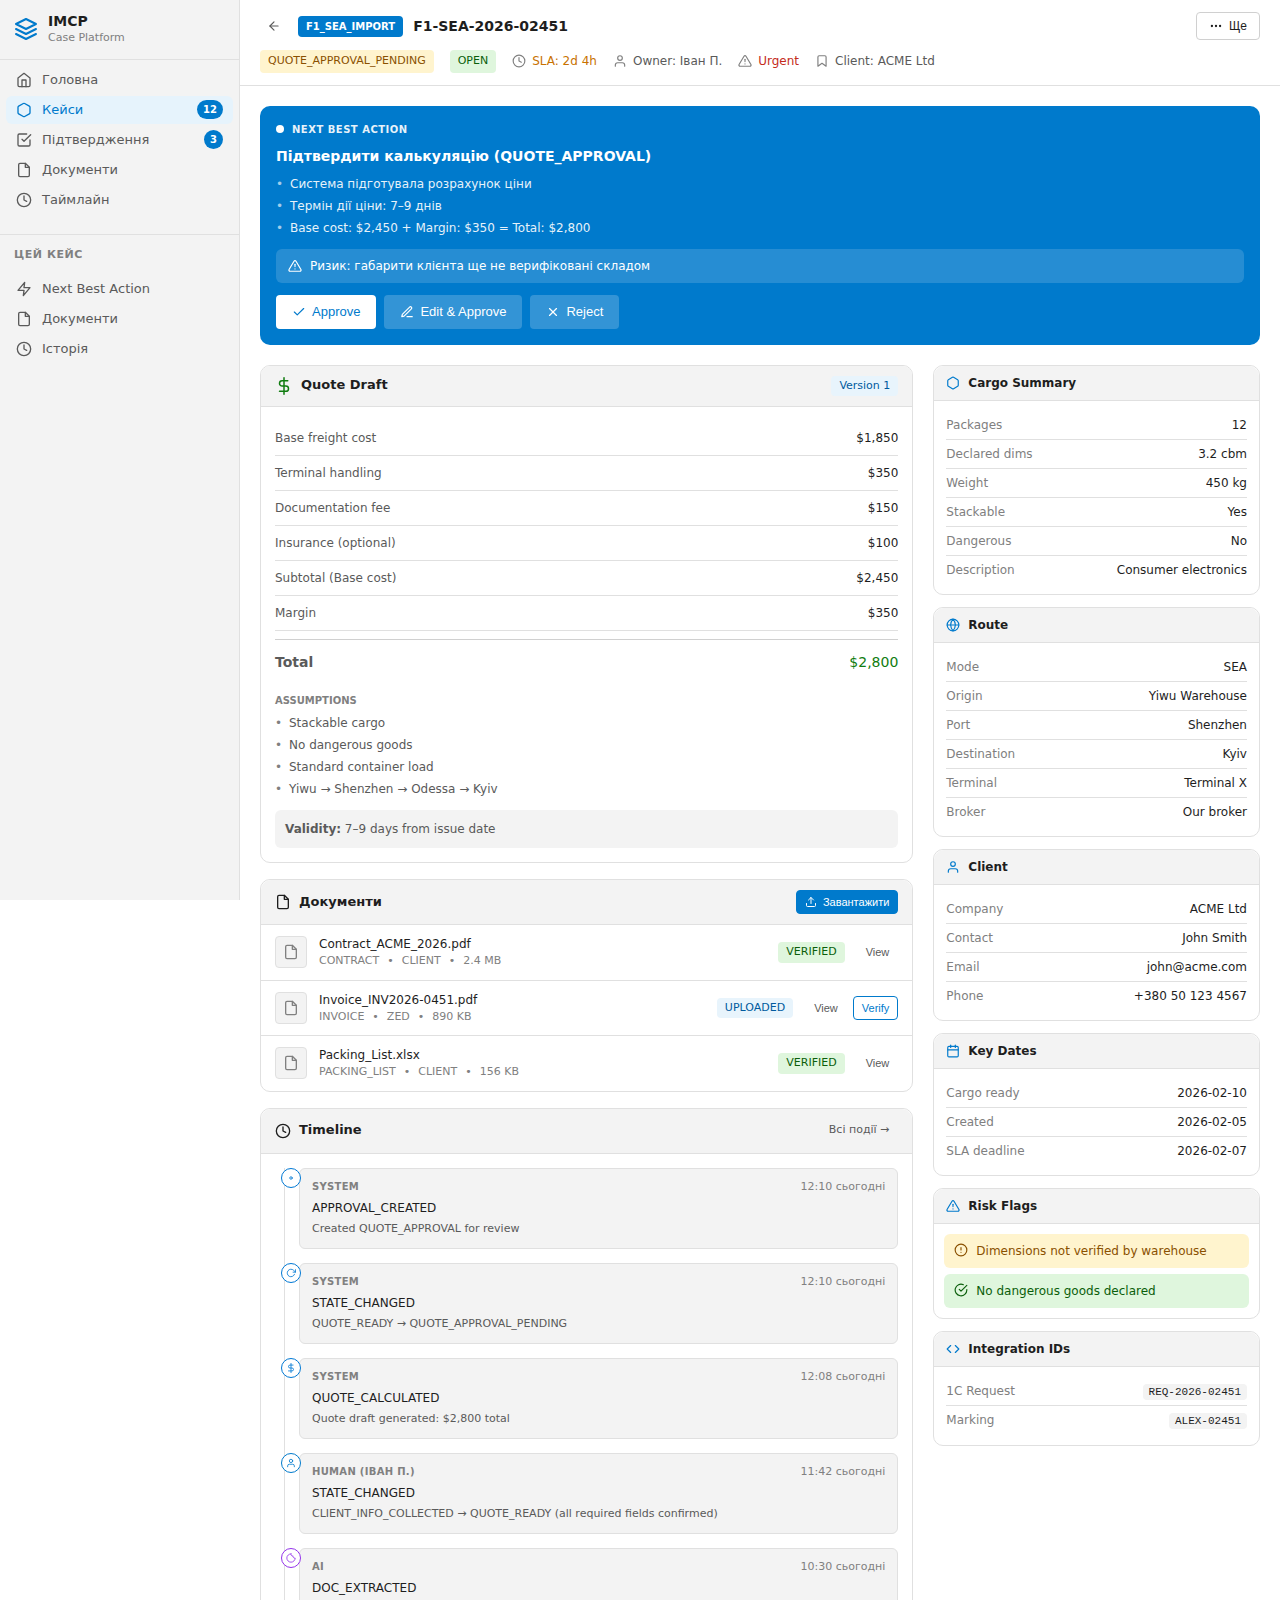
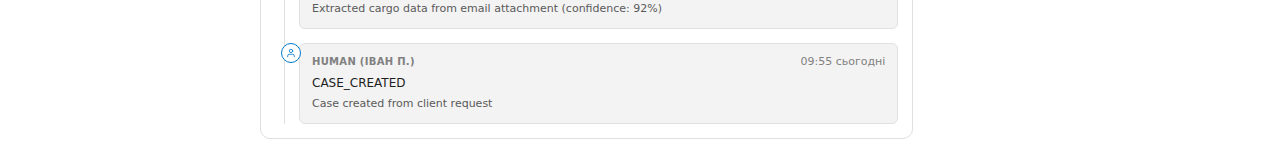
<file: docs/demo/case-detail.html>
<!DOCTYPE html>
<html lang="uk">
<head>
  <meta charset="UTF-8">
  <meta name="viewport" content="width=device-width, initial-scale=1.0">
  <title>Case #F1-SEA-2026-02451 — IMCP</title>
  <link rel="stylesheet" href="styles.css">
</head>
<body>
  <div class="layout">
    <!-- Sidebar -->
    <aside class="sidebar">
      <div class="sidebar-logo">
        <svg xmlns="http://www.w3.org/2000/svg" viewBox="0 0 24 24" fill="none" stroke="currentColor" stroke-width="2" stroke-linecap="round" stroke-linejoin="round">
          <path d="M12 2L2 7l10 5 10-5-10-5z"/>
          <path d="M2 17l10 5 10-5"/>
          <path d="M2 12l10 5 10-5"/>
        </svg>
        <div>
          <h1>IMCP</h1>
          <span>Case Platform</span>
        </div>
      </div>

      <nav>
        <ul class="sidebar-nav">
          <li>
            <a href="../index.html">
              <svg xmlns="http://www.w3.org/2000/svg" viewBox="0 0 24 24" fill="none" stroke="currentColor" stroke-width="2" stroke-linecap="round" stroke-linejoin="round">
                <path d="M3 9l9-7 9 7v11a2 2 0 0 1-2 2H5a2 2 0 0 1-2-2z"/>
                <polyline points="9 22 9 12 15 12 15 22"/>
              </svg>
              Головна
            </a>
          </li>
          <li>
            <a href="case-list.html" class="active">
              <svg xmlns="http://www.w3.org/2000/svg" viewBox="0 0 24 24" fill="none" stroke="currentColor" stroke-width="2" stroke-linecap="round" stroke-linejoin="round">
                <path d="M21 16V8a2 2 0 0 0-1-1.73l-7-4a2 2 0 0 0-2 0l-7 4A2 2 0 0 0 3 8v8a2 2 0 0 0 1 1.73l7 4a2 2 0 0 0 2 0l7-4A2 2 0 0 0 21 16z"/>
              </svg>
              Кейси
              <span class="nav-badge">12</span>
            </a>
          </li>
          <li>
            <a href="approvals.html">
              <svg xmlns="http://www.w3.org/2000/svg" viewBox="0 0 24 24" fill="none" stroke="currentColor" stroke-width="2" stroke-linecap="round" stroke-linejoin="round">
                <polyline points="9 11 12 14 22 4"/>
                <path d="M21 12v7a2 2 0 0 1-2 2H5a2 2 0 0 1-2-2V5a2 2 0 0 1 2-2h11"/>
              </svg>
              Підтвердження
              <span class="nav-badge">3</span>
            </a>
          </li>
          <li>
            <a href="documents.html">
              <svg xmlns="http://www.w3.org/2000/svg" viewBox="0 0 24 24" fill="none" stroke="currentColor" stroke-width="2" stroke-linecap="round" stroke-linejoin="round">
                <path d="M14 2H6a2 2 0 0 0-2 2v16a2 2 0 0 0 2 2h12a2 2 0 0 0 2-2V8z"/>
                <polyline points="14 2 14 8 20 8"/>
              </svg>
              Документи
            </a>
          </li>
          <li>
            <a href="timeline.html">
              <svg xmlns="http://www.w3.org/2000/svg" viewBox="0 0 24 24" fill="none" stroke="currentColor" stroke-width="2" stroke-linecap="round" stroke-linejoin="round">
                <circle cx="12" cy="12" r="10"/>
                <polyline points="12 6 12 12 16 14"/>
              </svg>
              Таймлайн
            </a>
          </li>
        </ul>

        <div class="sidebar-section">
          <div class="sidebar-section-title">Цей кейс</div>
          <ul class="sidebar-nav">
            <li>
              <a href="#nba">
                <svg xmlns="http://www.w3.org/2000/svg" viewBox="0 0 24 24" fill="none" stroke="currentColor" stroke-width="2" stroke-linecap="round" stroke-linejoin="round">
                  <polygon points="13 2 3 14 12 14 11 22 21 10 12 10 13 2"/>
                </svg>
                Next Best Action
              </a>
            </li>
            <li>
              <a href="#documents">
                <svg xmlns="http://www.w3.org/2000/svg" viewBox="0 0 24 24" fill="none" stroke="currentColor" stroke-width="2" stroke-linecap="round" stroke-linejoin="round">
                  <path d="M14 2H6a2 2 0 0 0-2 2v16a2 2 0 0 0 2 2h12a2 2 0 0 0 2-2V8z"/>
                  <polyline points="14 2 14 8 20 8"/>
                </svg>
                Документи
              </a>
            </li>
            <li>
              <a href="#timeline">
                <svg xmlns="http://www.w3.org/2000/svg" viewBox="0 0 24 24" fill="none" stroke="currentColor" stroke-width="2" stroke-linecap="round" stroke-linejoin="round">
                  <circle cx="12" cy="12" r="10"/>
                  <polyline points="12 6 12 12 16 14"/>
                </svg>
                Історія
              </a>
            </li>
          </ul>
        </div>
      </nav>
    </aside>

    <!-- Main Content -->
    <main class="main-content">
      <!-- Case Header -->
      <header class="case-header">
        <div class="case-header-top">
          <div class="case-id">
            <a href="case-list.html" class="btn btn-ghost btn-icon">
              <svg xmlns="http://www.w3.org/2000/svg" width="16" height="16" viewBox="0 0 24 24" fill="none" stroke="currentColor" stroke-width="2" stroke-linecap="round" stroke-linejoin="round">
                <line x1="19" y1="12" x2="5" y2="12"/>
                <polyline points="12 19 5 12 12 5"/>
              </svg>
            </a>
            <span class="case-type-badge">F1_SEA_IMPORT</span>
            F1-SEA-2026-02451
          </div>
          <div class="btn-group">
            <button class="btn btn-secondary">
              <svg xmlns="http://www.w3.org/2000/svg" width="14" height="14" viewBox="0 0 24 24" fill="none" stroke="currentColor" stroke-width="2" stroke-linecap="round" stroke-linejoin="round">
                <circle cx="12" cy="12" r="1"/>
                <circle cx="19" cy="12" r="1"/>
                <circle cx="5" cy="12" r="1"/>
              </svg>
              Ще
            </button>
          </div>
        </div>
        <div class="case-meta">
          <div class="case-meta-item">
            <span class="status-badge status-pending">QUOTE_APPROVAL_PENDING</span>
          </div>
          <div class="case-meta-item">
            <span class="status-badge status-open">OPEN</span>
          </div>
          <div class="case-meta-item sla-warning">
            <svg xmlns="http://www.w3.org/2000/svg" viewBox="0 0 24 24" fill="none" stroke="currentColor" stroke-width="2" stroke-linecap="round" stroke-linejoin="round">
              <circle cx="12" cy="12" r="10"/>
              <polyline points="12 6 12 12 16 14"/>
            </svg>
            SLA: 2d 4h
          </div>
          <div class="case-meta-item">
            <svg xmlns="http://www.w3.org/2000/svg" viewBox="0 0 24 24" fill="none" stroke="currentColor" stroke-width="2" stroke-linecap="round" stroke-linejoin="round">
              <path d="M20 21v-2a4 4 0 0 0-4-4H8a4 4 0 0 0-4 4v2"/>
              <circle cx="12" cy="7" r="4"/>
            </svg>
            Owner: Іван П.
          </div>
          <div class="case-meta-item priority-urgent">
            <svg xmlns="http://www.w3.org/2000/svg" viewBox="0 0 24 24" fill="none" stroke="currentColor" stroke-width="2" stroke-linecap="round" stroke-linejoin="round">
              <path d="M10.29 3.86L1.82 18a2 2 0 0 0 1.71 3h16.94a2 2 0 0 0 1.71-3L13.71 3.86a2 2 0 0 0-3.42 0z"/>
              <line x1="12" y1="9" x2="12" y2="13"/>
              <line x1="12" y1="17" x2="12.01" y2="17"/>
            </svg>
            Urgent
          </div>
          <div class="case-meta-item">
            <svg xmlns="http://www.w3.org/2000/svg" viewBox="0 0 24 24" fill="none" stroke="currentColor" stroke-width="2" stroke-linecap="round" stroke-linejoin="round">
              <path d="M19 21l-7-5-7 5V5a2 2 0 0 1 2-2h10a2 2 0 0 1 2 2z"/>
            </svg>
            Client: ACME Ltd
          </div>
        </div>
      </header>

      <!-- Content -->
      <div class="page-content">
        <!-- Next Best Action -->
        <div class="nba-card" id="nba">
          <div class="nba-header">
            <span class="nba-indicator"></span>
            <span class="nba-label">Next Best Action</span>
          </div>
          <h3 class="nba-title">Підтвердити калькуляцію (QUOTE_APPROVAL)</h3>
          <div class="nba-description">
            <ul>
              <li>Система підготувала розрахунок ціни</li>
              <li>Термін дії ціни: 7–9 днів</li>
              <li>Base cost: $2,450 + Margin: $350 = Total: $2,800</li>
            </ul>
          </div>
          <div class="nba-risk">
            <svg xmlns="http://www.w3.org/2000/svg" viewBox="0 0 24 24" fill="none" stroke="currentColor" stroke-width="2" stroke-linecap="round" stroke-linejoin="round">
              <path d="M10.29 3.86L1.82 18a2 2 0 0 0 1.71 3h16.94a2 2 0 0 0 1.71-3L13.71 3.86a2 2 0 0 0-3.42 0z"/>
              <line x1="12" y1="9" x2="12" y2="13"/>
              <line x1="12" y1="17" x2="12.01" y2="17"/>
            </svg>
            Ризик: габарити клієнта ще не верифіковані складом
          </div>
          <div class="nba-actions">
            <button class="btn btn-lg">
              <svg xmlns="http://www.w3.org/2000/svg" width="14" height="14" viewBox="0 0 24 24" fill="none" stroke="currentColor" stroke-width="2" stroke-linecap="round" stroke-linejoin="round">
                <polyline points="20 6 9 17 4 12"/>
              </svg>
              Approve
            </button>
            <button class="btn btn-lg btn-secondary">
              <svg xmlns="http://www.w3.org/2000/svg" width="14" height="14" viewBox="0 0 24 24" fill="none" stroke="currentColor" stroke-width="2" stroke-linecap="round" stroke-linejoin="round">
                <path d="M12 20h9"/>
                <path d="M16.5 3.5a2.121 2.121 0 0 1 3 3L7 19l-4 1 1-4L16.5 3.5z"/>
              </svg>
              Edit & Approve
            </button>
            <button class="btn btn-lg btn-secondary">
              <svg xmlns="http://www.w3.org/2000/svg" width="14" height="14" viewBox="0 0 24 24" fill="none" stroke="currentColor" stroke-width="2" stroke-linecap="round" stroke-linejoin="round">
                <line x1="18" y1="6" x2="6" y2="18"/>
                <line x1="6" y1="6" x2="18" y2="18"/>
              </svg>
              Reject
            </button>
          </div>
        </div>

        <!-- Cockpit Grid -->
        <div class="cockpit-grid">
          <!-- Main Panel -->
          <div class="main-panel">
            <!-- Quote Draft -->
            <div class="quote-draft mb-4">
              <div class="quote-header">
                <svg xmlns="http://www.w3.org/2000/svg" viewBox="0 0 24 24" fill="none" stroke="currentColor" stroke-width="2" stroke-linecap="round" stroke-linejoin="round">
                  <line x1="12" y1="1" x2="12" y2="23"/>
                  <path d="M17 5H9.5a3.5 3.5 0 0 0 0 7h5a3.5 3.5 0 0 1 0 7H6"/>
                </svg>
                <h4>Quote Draft</h4>
                <span class="badge badge-info" style="margin-left: auto;">Version 1</span>
              </div>
              <div class="quote-body">
                <div class="quote-row">
                  <span class="quote-label">Base freight cost</span>
                  <span class="quote-value">$1,850</span>
                </div>
                <div class="quote-row">
                  <span class="quote-label">Terminal handling</span>
                  <span class="quote-value">$350</span>
                </div>
                <div class="quote-row">
                  <span class="quote-label">Documentation fee</span>
                  <span class="quote-value">$150</span>
                </div>
                <div class="quote-row">
                  <span class="quote-label">Insurance (optional)</span>
                  <span class="quote-value">$100</span>
                </div>
                <div class="quote-row">
                  <span class="quote-label" style="font-weight: 500;">Subtotal (Base cost)</span>
                  <span class="quote-value">$2,450</span>
                </div>
                <div class="quote-row">
                  <span class="quote-label">Margin</span>
                  <span class="quote-value">$350</span>
                </div>
                <div class="quote-row total">
                  <span class="quote-label">Total</span>
                  <span class="quote-value" style="color: var(--success);">$2,800</span>
                </div>

                <div class="quote-assumptions">
                  <div class="quote-assumptions-title">Assumptions</div>
                  <ul>
                    <li>Stackable cargo</li>
                    <li>No dangerous goods</li>
                    <li>Standard container load</li>
                    <li>Yiwu → Shenzhen → Odessa → Kyiv</li>
                  </ul>
                </div>

                <div class="quote-notes">
                  <strong>Validity:</strong> 7–9 days from issue date
                </div>
              </div>
            </div>

            <!-- Documents Section -->
            <div class="card mb-4" id="documents">
              <div class="card-header">
                <h4 class="flex items-center gap-2">
                  <svg xmlns="http://www.w3.org/2000/svg" width="16" height="16" viewBox="0 0 24 24" fill="none" stroke="currentColor" stroke-width="2" stroke-linecap="round" stroke-linejoin="round">
                    <path d="M14 2H6a2 2 0 0 0-2 2v16a2 2 0 0 0 2 2h12a2 2 0 0 0 2-2V8z"/>
                    <polyline points="14 2 14 8 20 8"/>
                  </svg>
                  Документи
                </h4>
                <button class="btn btn-sm btn-primary">
                  <svg xmlns="http://www.w3.org/2000/svg" width="12" height="12" viewBox="0 0 24 24" fill="none" stroke="currentColor" stroke-width="2" stroke-linecap="round" stroke-linejoin="round">
                    <path d="M21 15v4a2 2 0 0 1-2 2H5a2 2 0 0 1-2-2v-4"/>
                    <polyline points="17 8 12 3 7 8"/>
                    <line x1="12" y1="3" x2="12" y2="15"/>
                  </svg>
                  Завантажити
                </button>
              </div>
              <ul class="doc-list">
                <li class="doc-item">
                  <div class="doc-icon">
                    <svg xmlns="http://www.w3.org/2000/svg" viewBox="0 0 24 24" fill="none" stroke="currentColor" stroke-width="2" stroke-linecap="round" stroke-linejoin="round">
                      <path d="M14 2H6a2 2 0 0 0-2 2v16a2 2 0 0 0 2 2h12a2 2 0 0 0 2-2V8z"/>
                      <polyline points="14 2 14 8 20 8"/>
                    </svg>
                  </div>
                  <div class="doc-info">
                    <div class="doc-name">Contract_ACME_2026.pdf</div>
                    <div class="doc-meta">
                      <span>CONTRACT</span>
                      <span>•</span>
                      <span>CLIENT</span>
                      <span>•</span>
                      <span>2.4 MB</span>
                    </div>
                  </div>
                  <span class="badge badge-success">VERIFIED</span>
                  <div class="doc-actions">
                    <button class="btn btn-sm btn-ghost">View</button>
                  </div>
                </li>
                <li class="doc-item">
                  <div class="doc-icon">
                    <svg xmlns="http://www.w3.org/2000/svg" viewBox="0 0 24 24" fill="none" stroke="currentColor" stroke-width="2" stroke-linecap="round" stroke-linejoin="round">
                      <path d="M14 2H6a2 2 0 0 0-2 2v16a2 2 0 0 0 2 2h12a2 2 0 0 0 2-2V8z"/>
                      <polyline points="14 2 14 8 20 8"/>
                    </svg>
                  </div>
                  <div class="doc-info">
                    <div class="doc-name">Invoice_INV2026-0451.pdf</div>
                    <div class="doc-meta">
                      <span>INVOICE</span>
                      <span>•</span>
                      <span>ZED</span>
                      <span>•</span>
                      <span>890 KB</span>
                    </div>
                  </div>
                  <span class="badge badge-info">UPLOADED</span>
                  <div class="doc-actions">
                    <button class="btn btn-sm btn-ghost">View</button>
                    <button class="btn btn-sm btn-outline">Verify</button>
                  </div>
                </li>
                <li class="doc-item">
                  <div class="doc-icon">
                    <svg xmlns="http://www.w3.org/2000/svg" viewBox="0 0 24 24" fill="none" stroke="currentColor" stroke-width="2" stroke-linecap="round" stroke-linejoin="round">
                      <path d="M14 2H6a2 2 0 0 0-2 2v16a2 2 0 0 0 2 2h12a2 2 0 0 0 2-2V8z"/>
                      <polyline points="14 2 14 8 20 8"/>
                    </svg>
                  </div>
                  <div class="doc-info">
                    <div class="doc-name">Packing_List.xlsx</div>
                    <div class="doc-meta">
                      <span>PACKING_LIST</span>
                      <span>•</span>
                      <span>CLIENT</span>
                      <span>•</span>
                      <span>156 KB</span>
                    </div>
                  </div>
                  <span class="badge badge-success">VERIFIED</span>
                  <div class="doc-actions">
                    <button class="btn btn-sm btn-ghost">View</button>
                  </div>
                </li>
              </ul>
            </div>

            <!-- Timeline -->
            <div class="card" id="timeline">
              <div class="card-header">
                <h4 class="flex items-center gap-2">
                  <svg xmlns="http://www.w3.org/2000/svg" width="16" height="16" viewBox="0 0 24 24" fill="none" stroke="currentColor" stroke-width="2" stroke-linecap="round" stroke-linejoin="round">
                    <circle cx="12" cy="12" r="10"/>
                    <polyline points="12 6 12 12 16 14"/>
                  </svg>
                  Timeline
                </h4>
                <a href="timeline.html" class="btn btn-sm btn-ghost">Всі події →</a>
              </div>
              <div class="card-body">
                <div class="timeline">
                  <div class="timeline-item">
                    <div class="timeline-marker system">
                      <svg xmlns="http://www.w3.org/2000/svg" viewBox="0 0 24 24" fill="none" stroke="currentColor" stroke-width="2" stroke-linecap="round" stroke-linejoin="round">
                        <circle cx="12" cy="12" r="3"/>
                      </svg>
                    </div>
                    <div class="timeline-content">
                      <div class="timeline-header">
                        <span class="timeline-actor">SYSTEM</span>
                        <span class="timeline-time">12:10 сьогодні</span>
                      </div>
                      <div class="timeline-event">APPROVAL_CREATED</div>
                      <div class="timeline-details">Created QUOTE_APPROVAL for review</div>
                    </div>
                  </div>

                  <div class="timeline-item">
                    <div class="timeline-marker system">
                      <svg xmlns="http://www.w3.org/2000/svg" viewBox="0 0 24 24" fill="none" stroke="currentColor" stroke-width="2" stroke-linecap="round" stroke-linejoin="round">
                        <polyline points="23 4 23 10 17 10"/>
                        <path d="M20.49 15a9 9 0 1 1-2.12-9.36L23 10"/>
                      </svg>
                    </div>
                    <div class="timeline-content">
                      <div class="timeline-header">
                        <span class="timeline-actor">SYSTEM</span>
                        <span class="timeline-time">12:10 сьогодні</span>
                      </div>
                      <div class="timeline-event">STATE_CHANGED</div>
                      <div class="timeline-details">QUOTE_READY → QUOTE_APPROVAL_PENDING</div>
                    </div>
                  </div>

                  <div class="timeline-item">
                    <div class="timeline-marker system">
                      <svg xmlns="http://www.w3.org/2000/svg" viewBox="0 0 24 24" fill="none" stroke="currentColor" stroke-width="2" stroke-linecap="round" stroke-linejoin="round">
                        <line x1="12" y1="1" x2="12" y2="23"/>
                        <path d="M17 5H9.5a3.5 3.5 0 0 0 0 7h5a3.5 3.5 0 0 1 0 7H6"/>
                      </svg>
                    </div>
                    <div class="timeline-content">
                      <div class="timeline-header">
                        <span class="timeline-actor">SYSTEM</span>
                        <span class="timeline-time">12:08 сьогодні</span>
                      </div>
                      <div class="timeline-event">QUOTE_CALCULATED</div>
                      <div class="timeline-details">Quote draft generated: $2,800 total</div>
                    </div>
                  </div>

                  <div class="timeline-item">
                    <div class="timeline-marker human">
                      <svg xmlns="http://www.w3.org/2000/svg" viewBox="0 0 24 24" fill="none" stroke="currentColor" stroke-width="2" stroke-linecap="round" stroke-linejoin="round">
                        <path d="M20 21v-2a4 4 0 0 0-4-4H8a4 4 0 0 0-4 4v2"/>
                        <circle cx="12" cy="7" r="4"/>
                      </svg>
                    </div>
                    <div class="timeline-content">
                      <div class="timeline-header">
                        <span class="timeline-actor">HUMAN (Іван П.)</span>
                        <span class="timeline-time">11:42 сьогодні</span>
                      </div>
                      <div class="timeline-event">STATE_CHANGED</div>
                      <div class="timeline-details">CLIENT_INFO_COLLECTED → QUOTE_READY (all required fields confirmed)</div>
                    </div>
                  </div>

                  <div class="timeline-item">
                    <div class="timeline-marker ai">
                      <svg xmlns="http://www.w3.org/2000/svg" viewBox="0 0 24 24" fill="none" stroke="currentColor" stroke-width="2" stroke-linecap="round" stroke-linejoin="round">
                        <path d="M12 2a10 10 0 1 0 10 10 4 4 0 0 1-5-5 4 4 0 0 1-5-5"/>
                      </svg>
                    </div>
                    <div class="timeline-content">
                      <div class="timeline-header">
                        <span class="timeline-actor">AI</span>
                        <span class="timeline-time">10:30 сьогодні</span>
                      </div>
                      <div class="timeline-event">DOC_EXTRACTED</div>
                      <div class="timeline-details">Extracted cargo data from email attachment (confidence: 92%)</div>
                    </div>
                  </div>

                  <div class="timeline-item">
                    <div class="timeline-marker human">
                      <svg xmlns="http://www.w3.org/2000/svg" viewBox="0 0 24 24" fill="none" stroke="currentColor" stroke-width="2" stroke-linecap="round" stroke-linejoin="round">
                        <path d="M20 21v-2a4 4 0 0 0-4-4H8a4 4 0 0 0-4 4v2"/>
                        <circle cx="12" cy="7" r="4"/>
                      </svg>
                    </div>
                    <div class="timeline-content">
                      <div class="timeline-header">
                        <span class="timeline-actor">HUMAN (Іван П.)</span>
                        <span class="timeline-time">09:55 сьогодні</span>
                      </div>
                      <div class="timeline-event">CASE_CREATED</div>
                      <div class="timeline-details">Case created from client request</div>
                    </div>
                  </div>
                </div>
              </div>
            </div>
          </div>

          <!-- Context Sidebar -->
          <div class="context-sidebar">
            <!-- Cargo Summary -->
            <div class="card context-card">
              <div class="context-card-header">
                <svg xmlns="http://www.w3.org/2000/svg" viewBox="0 0 24 24" fill="none" stroke="currentColor" stroke-width="2" stroke-linecap="round" stroke-linejoin="round">
                  <path d="M21 16V8a2 2 0 0 0-1-1.73l-7-4a2 2 0 0 0-2 0l-7 4A2 2 0 0 0 3 8v8a2 2 0 0 0 1 1.73l7 4a2 2 0 0 0 2 0l7-4A2 2 0 0 0 21 16z"/>
                </svg>
                Cargo Summary
              </div>
              <div class="context-card-body">
                <div class="context-item">
                  <span class="context-item-label">Packages</span>
                  <span class="context-item-value">12</span>
                </div>
                <div class="context-item">
                  <span class="context-item-label">Declared dims</span>
                  <span class="context-item-value">3.2 cbm</span>
                </div>
                <div class="context-item">
                  <span class="context-item-label">Weight</span>
                  <span class="context-item-value">450 kg</span>
                </div>
                <div class="context-item">
                  <span class="context-item-label">Stackable</span>
                  <span class="context-item-value">Yes</span>
                </div>
                <div class="context-item">
                  <span class="context-item-label">Dangerous</span>
                  <span class="context-item-value">No</span>
                </div>
                <div class="context-item">
                  <span class="context-item-label">Description</span>
                  <span class="context-item-value">Consumer electronics</span>
                </div>
              </div>
            </div>

            <!-- Route Info -->
            <div class="card context-card">
              <div class="context-card-header">
                <svg xmlns="http://www.w3.org/2000/svg" viewBox="0 0 24 24" fill="none" stroke="currentColor" stroke-width="2" stroke-linecap="round" stroke-linejoin="round">
                  <circle cx="12" cy="12" r="10"/>
                  <path d="M2 12h20"/>
                  <path d="M12 2a15.3 15.3 0 0 1 4 10 15.3 15.3 0 0 1-4 10 15.3 15.3 0 0 1-4-10 15.3 15.3 0 0 1 4-10z"/>
                </svg>
                Route
              </div>
              <div class="context-card-body">
                <div class="context-item">
                  <span class="context-item-label">Mode</span>
                  <span class="context-item-value">SEA</span>
                </div>
                <div class="context-item">
                  <span class="context-item-label">Origin</span>
                  <span class="context-item-value">Yiwu Warehouse</span>
                </div>
                <div class="context-item">
                  <span class="context-item-label">Port</span>
                  <span class="context-item-value">Shenzhen</span>
                </div>
                <div class="context-item">
                  <span class="context-item-label">Destination</span>
                  <span class="context-item-value">Kyiv</span>
                </div>
                <div class="context-item">
                  <span class="context-item-label">Terminal</span>
                  <span class="context-item-value">Terminal X</span>
                </div>
                <div class="context-item">
                  <span class="context-item-label">Broker</span>
                  <span class="context-item-value">Our broker</span>
                </div>
              </div>
            </div>

            <!-- Client Info -->
            <div class="card context-card">
              <div class="context-card-header">
                <svg xmlns="http://www.w3.org/2000/svg" viewBox="0 0 24 24" fill="none" stroke="currentColor" stroke-width="2" stroke-linecap="round" stroke-linejoin="round">
                  <path d="M20 21v-2a4 4 0 0 0-4-4H8a4 4 0 0 0-4 4v2"/>
                  <circle cx="12" cy="7" r="4"/>
                </svg>
                Client
              </div>
              <div class="context-card-body">
                <div class="context-item">
                  <span class="context-item-label">Company</span>
                  <span class="context-item-value">ACME Ltd</span>
                </div>
                <div class="context-item">
                  <span class="context-item-label">Contact</span>
                  <span class="context-item-value">John Smith</span>
                </div>
                <div class="context-item">
                  <span class="context-item-label">Email</span>
                  <span class="context-item-value">john@acme.com</span>
                </div>
                <div class="context-item">
                  <span class="context-item-label">Phone</span>
                  <span class="context-item-value">+380 50 123 4567</span>
                </div>
              </div>
            </div>

            <!-- Key Dates -->
            <div class="card context-card">
              <div class="context-card-header">
                <svg xmlns="http://www.w3.org/2000/svg" viewBox="0 0 24 24" fill="none" stroke="currentColor" stroke-width="2" stroke-linecap="round" stroke-linejoin="round">
                  <rect x="3" y="4" width="18" height="18" rx="2" ry="2"/>
                  <line x1="16" y1="2" x2="16" y2="6"/>
                  <line x1="8" y1="2" x2="8" y2="6"/>
                  <line x1="3" y1="10" x2="21" y2="10"/>
                </svg>
                Key Dates
              </div>
              <div class="context-card-body">
                <div class="context-item">
                  <span class="context-item-label">Cargo ready</span>
                  <span class="context-item-value">2026-02-10</span>
                </div>
                <div class="context-item">
                  <span class="context-item-label">Created</span>
                  <span class="context-item-value">2026-02-05</span>
                </div>
                <div class="context-item">
                  <span class="context-item-label">SLA deadline</span>
                  <span class="context-item-value">2026-02-07</span>
                </div>
              </div>
            </div>

            <!-- Risk Flags -->
            <div class="card context-card">
              <div class="context-card-header">
                <svg xmlns="http://www.w3.org/2000/svg" viewBox="0 0 24 24" fill="none" stroke="currentColor" stroke-width="2" stroke-linecap="round" stroke-linejoin="round">
                  <path d="M10.29 3.86L1.82 18a2 2 0 0 0 1.71 3h16.94a2 2 0 0 0 1.71-3L13.71 3.86a2 2 0 0 0-3.42 0z"/>
                  <line x1="12" y1="9" x2="12" y2="13"/>
                  <line x1="12" y1="17" x2="12.01" y2="17"/>
                </svg>
                Risk Flags
              </div>
              <div class="context-card-body" style="padding: 10px;">
                <div class="risk-flag risk-medium">
                  <svg xmlns="http://www.w3.org/2000/svg" viewBox="0 0 24 24" fill="none" stroke="currentColor" stroke-width="2" stroke-linecap="round" stroke-linejoin="round">
                    <circle cx="12" cy="12" r="10"/>
                    <line x1="12" y1="8" x2="12" y2="12"/>
                    <line x1="12" y1="16" x2="12.01" y2="16"/>
                  </svg>
                  <span>Dimensions not verified by warehouse</span>
                </div>
                <div class="risk-flag risk-low">
                  <svg xmlns="http://www.w3.org/2000/svg" viewBox="0 0 24 24" fill="none" stroke="currentColor" stroke-width="2" stroke-linecap="round" stroke-linejoin="round">
                    <path d="M22 11.08V12a10 10 0 1 1-5.93-9.14"/>
                    <polyline points="22 4 12 14.01 9 11.01"/>
                  </svg>
                  <span>No dangerous goods declared</span>
                </div>
              </div>
            </div>

            <!-- Integration IDs -->
            <div class="card context-card">
              <div class="context-card-header">
                <svg xmlns="http://www.w3.org/2000/svg" viewBox="0 0 24 24" fill="none" stroke="currentColor" stroke-width="2" stroke-linecap="round" stroke-linejoin="round">
                  <polyline points="16 18 22 12 16 6"/>
                  <polyline points="8 6 2 12 8 18"/>
                </svg>
                Integration IDs
              </div>
              <div class="context-card-body">
                <div class="context-item">
                  <span class="context-item-label">1C Request</span>
                  <span class="context-item-value"><code>REQ-2026-02451</code></span>
                </div>
                <div class="context-item">
                  <span class="context-item-label">Marking</span>
                  <span class="context-item-value"><code>ALEX-02451</code></span>
                </div>
              </div>
            </div>
          </div>
        </div>
      </div>
    </main>
  </div>
</body>
</html>
</file>
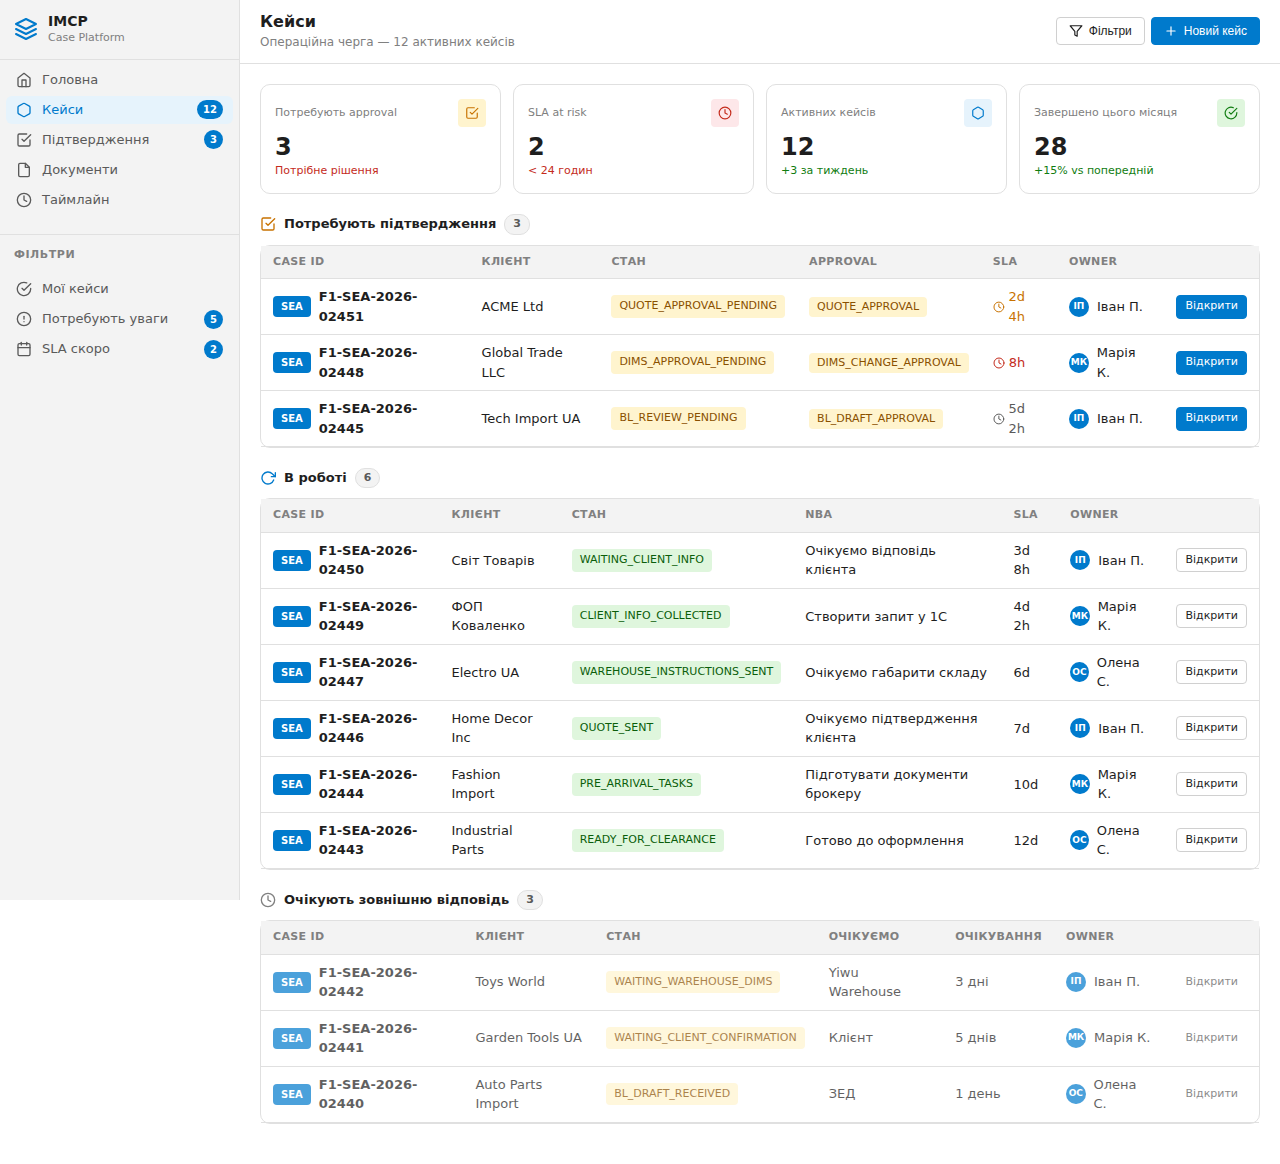
<file: docs/demo/case-list.html>
<!DOCTYPE html>
<html lang="uk">
<head>
  <meta charset="UTF-8">
  <meta name="viewport" content="width=device-width, initial-scale=1.0">
  <title>Cases — IMCP</title>
  <link rel="stylesheet" href="styles.css">
</head>
<body>
  <div class="layout">
    <!-- Sidebar -->
    <aside class="sidebar">
      <div class="sidebar-logo">
        <svg xmlns="http://www.w3.org/2000/svg" viewBox="0 0 24 24" fill="none" stroke="currentColor" stroke-width="2" stroke-linecap="round" stroke-linejoin="round">
          <path d="M12 2L2 7l10 5 10-5-10-5z"/>
          <path d="M2 17l10 5 10-5"/>
          <path d="M2 12l10 5 10-5"/>
        </svg>
        <div>
          <h1>IMCP</h1>
          <span>Case Platform</span>
        </div>
      </div>

      <nav>
        <ul class="sidebar-nav">
          <li>
            <a href="../index.html">
              <svg xmlns="http://www.w3.org/2000/svg" viewBox="0 0 24 24" fill="none" stroke="currentColor" stroke-width="2" stroke-linecap="round" stroke-linejoin="round">
                <path d="M3 9l9-7 9 7v11a2 2 0 0 1-2 2H5a2 2 0 0 1-2-2z"/>
                <polyline points="9 22 9 12 15 12 15 22"/>
              </svg>
              Головна
            </a>
          </li>
          <li>
            <a href="case-list.html" class="active">
              <svg xmlns="http://www.w3.org/2000/svg" viewBox="0 0 24 24" fill="none" stroke="currentColor" stroke-width="2" stroke-linecap="round" stroke-linejoin="round">
                <path d="M21 16V8a2 2 0 0 0-1-1.73l-7-4a2 2 0 0 0-2 0l-7 4A2 2 0 0 0 3 8v8a2 2 0 0 0 1 1.73l7 4a2 2 0 0 0 2 0l7-4A2 2 0 0 0 21 16z"/>
              </svg>
              Кейси
              <span class="nav-badge">12</span>
            </a>
          </li>
          <li>
            <a href="approvals.html">
              <svg xmlns="http://www.w3.org/2000/svg" viewBox="0 0 24 24" fill="none" stroke="currentColor" stroke-width="2" stroke-linecap="round" stroke-linejoin="round">
                <polyline points="9 11 12 14 22 4"/>
                <path d="M21 12v7a2 2 0 0 1-2 2H5a2 2 0 0 1-2-2V5a2 2 0 0 1 2-2h11"/>
              </svg>
              Підтвердження
              <span class="nav-badge">3</span>
            </a>
          </li>
          <li>
            <a href="documents.html">
              <svg xmlns="http://www.w3.org/2000/svg" viewBox="0 0 24 24" fill="none" stroke="currentColor" stroke-width="2" stroke-linecap="round" stroke-linejoin="round">
                <path d="M14 2H6a2 2 0 0 0-2 2v16a2 2 0 0 0 2 2h12a2 2 0 0 0 2-2V8z"/>
                <polyline points="14 2 14 8 20 8"/>
              </svg>
              Документи
            </a>
          </li>
          <li>
            <a href="timeline.html">
              <svg xmlns="http://www.w3.org/2000/svg" viewBox="0 0 24 24" fill="none" stroke="currentColor" stroke-width="2" stroke-linecap="round" stroke-linejoin="round">
                <circle cx="12" cy="12" r="10"/>
                <polyline points="12 6 12 12 16 14"/>
              </svg>
              Таймлайн
            </a>
          </li>
        </ul>

        <div class="sidebar-section">
          <div class="sidebar-section-title">Фільтри</div>
          <ul class="sidebar-nav">
            <li>
              <a href="#">
                <svg xmlns="http://www.w3.org/2000/svg" viewBox="0 0 24 24" fill="none" stroke="currentColor" stroke-width="2" stroke-linecap="round" stroke-linejoin="round">
                  <path d="M22 11.08V12a10 10 0 1 1-5.93-9.14"/>
                  <polyline points="22 4 12 14.01 9 11.01"/>
                </svg>
                Мої кейси
              </a>
            </li>
            <li>
              <a href="#">
                <svg xmlns="http://www.w3.org/2000/svg" viewBox="0 0 24 24" fill="none" stroke="currentColor" stroke-width="2" stroke-linecap="round" stroke-linejoin="round">
                  <circle cx="12" cy="12" r="10"/>
                  <line x1="12" y1="8" x2="12" y2="12"/>
                  <line x1="12" y1="16" x2="12.01" y2="16"/>
                </svg>
                Потребують уваги
                <span class="nav-badge">5</span>
              </a>
            </li>
            <li>
              <a href="#">
                <svg xmlns="http://www.w3.org/2000/svg" viewBox="0 0 24 24" fill="none" stroke="currentColor" stroke-width="2" stroke-linecap="round" stroke-linejoin="round">
                  <rect x="3" y="4" width="18" height="18" rx="2" ry="2"/>
                  <line x1="16" y1="2" x2="16" y2="6"/>
                  <line x1="8" y1="2" x2="8" y2="6"/>
                  <line x1="3" y1="10" x2="21" y2="10"/>
                </svg>
                SLA скоро
                <span class="nav-badge">2</span>
              </a>
            </li>
          </ul>
        </div>
      </nav>
    </aside>

    <!-- Main Content -->
    <main class="main-content">
      <!-- Header -->
      <header class="page-header">
        <div class="flex items-center justify-between">
          <div>
            <h2>Кейси</h2>
            <p class="text-sm text-muted">Операційна черга — 12 активних кейсів</p>
          </div>
          <div class="btn-group">
            <button class="btn btn-secondary">
              <svg xmlns="http://www.w3.org/2000/svg" width="14" height="14" viewBox="0 0 24 24" fill="none" stroke="currentColor" stroke-width="2" stroke-linecap="round" stroke-linejoin="round">
                <polygon points="22 3 2 3 10 12.46 10 19 14 21 14 12.46 22 3"/>
              </svg>
              Фільтри
            </button>
            <button class="btn btn-primary">
              <svg xmlns="http://www.w3.org/2000/svg" width="14" height="14" viewBox="0 0 24 24" fill="none" stroke="currentColor" stroke-width="2" stroke-linecap="round" stroke-linejoin="round">
                <line x1="12" y1="5" x2="12" y2="19"/>
                <line x1="5" y1="12" x2="19" y2="12"/>
              </svg>
              Новий кейс
            </button>
          </div>
        </div>
      </header>

      <!-- Content -->
      <div class="page-content">
        <!-- Stats -->
        <div class="stats-grid">
          <div class="stat-card">
            <div class="stat-header">
              <span class="stat-label">Потребують approval</span>
              <div class="stat-icon warning">
                <svg xmlns="http://www.w3.org/2000/svg" viewBox="0 0 24 24" fill="none" stroke="currentColor" stroke-width="2" stroke-linecap="round" stroke-linejoin="round">
                  <polyline points="9 11 12 14 22 4"/>
                  <path d="M21 12v7a2 2 0 0 1-2 2H5a2 2 0 0 1-2-2V5a2 2 0 0 1 2-2h11"/>
                </svg>
              </div>
            </div>
            <div class="stat-value">3</div>
            <div class="stat-change negative">Потрібне рішення</div>
          </div>

          <div class="stat-card">
            <div class="stat-header">
              <span class="stat-label">SLA at risk</span>
              <div class="stat-icon danger">
                <svg xmlns="http://www.w3.org/2000/svg" viewBox="0 0 24 24" fill="none" stroke="currentColor" stroke-width="2" stroke-linecap="round" stroke-linejoin="round">
                  <circle cx="12" cy="12" r="10"/>
                  <polyline points="12 6 12 12 16 14"/>
                </svg>
              </div>
            </div>
            <div class="stat-value">2</div>
            <div class="stat-change negative">&lt; 24 годин</div>
          </div>

          <div class="stat-card">
            <div class="stat-header">
              <span class="stat-label">Активних кейсів</span>
              <div class="stat-icon primary">
                <svg xmlns="http://www.w3.org/2000/svg" viewBox="0 0 24 24" fill="none" stroke="currentColor" stroke-width="2" stroke-linecap="round" stroke-linejoin="round">
                  <path d="M21 16V8a2 2 0 0 0-1-1.73l-7-4a2 2 0 0 0-2 0l-7 4A2 2 0 0 0 3 8v8a2 2 0 0 0 1 1.73l7 4a2 2 0 0 0 2 0l7-4A2 2 0 0 0 21 16z"/>
                </svg>
              </div>
            </div>
            <div class="stat-value">12</div>
            <div class="stat-change positive">+3 за тиждень</div>
          </div>

          <div class="stat-card">
            <div class="stat-header">
              <span class="stat-label">Завершено цього місяця</span>
              <div class="stat-icon success">
                <svg xmlns="http://www.w3.org/2000/svg" viewBox="0 0 24 24" fill="none" stroke="currentColor" stroke-width="2" stroke-linecap="round" stroke-linejoin="round">
                  <path d="M22 11.08V12a10 10 0 1 1-5.93-9.14"/>
                  <polyline points="22 4 12 14.01 9 11.01"/>
                </svg>
              </div>
            </div>
            <div class="stat-value">28</div>
            <div class="stat-change positive">+15% vs попередній</div>
          </div>
        </div>

        <!-- Requires Approval Section -->
        <div class="inbox-section">
          <div class="inbox-section-header">
            <h3 class="inbox-section-title">
              <svg xmlns="http://www.w3.org/2000/svg" width="16" height="16" viewBox="0 0 24 24" fill="none" stroke="currentColor" stroke-width="2" stroke-linecap="round" stroke-linejoin="round" style="color: var(--warning);">
                <polyline points="9 11 12 14 22 4"/>
                <path d="M21 12v7a2 2 0 0 1-2 2H5a2 2 0 0 1-2-2V5a2 2 0 0 1 2-2h11"/>
              </svg>
              Потребують підтвердження
              <span class="inbox-section-count">3</span>
            </h3>
          </div>
          
          <div class="card">
            <div class="table-container">
              <table class="table">
                <thead>
                  <tr>
                    <th>Case ID</th>
                    <th>Клієнт</th>
                    <th>Стан</th>
                    <th>Approval</th>
                    <th>SLA</th>
                    <th>Owner</th>
                    <th></th>
                  </tr>
                </thead>
                <tbody>
                  <tr onclick="window.location='case-detail.html'">
                    <td>
                      <div class="flex items-center gap-2">
                        <span class="case-type-badge">SEA</span>
                        <strong>F1-SEA-2026-02451</strong>
                      </div>
                    </td>
                    <td>ACME Ltd</td>
                    <td><span class="status-badge status-pending">QUOTE_APPROVAL_PENDING</span></td>
                    <td><span class="badge badge-warning">QUOTE_APPROVAL</span></td>
                    <td>
                      <span class="sla-warning flex items-center gap-1">
                        <svg xmlns="http://www.w3.org/2000/svg" width="12" height="12" viewBox="0 0 24 24" fill="none" stroke="currentColor" stroke-width="2" stroke-linecap="round" stroke-linejoin="round">
                          <circle cx="12" cy="12" r="10"/>
                          <polyline points="12 6 12 12 16 14"/>
                        </svg>
                        2d 4h
                      </span>
                    </td>
                    <td>
                      <div class="flex items-center gap-2">
                        <span class="avatar avatar-sm">ІП</span>
                        Іван П.
                      </div>
                    </td>
                    <td>
                      <a href="case-detail.html" class="btn btn-sm btn-primary">Відкрити</a>
                    </td>
                  </tr>
                  <tr onclick="window.location='case-detail.html'">
                    <td>
                      <div class="flex items-center gap-2">
                        <span class="case-type-badge">SEA</span>
                        <strong>F1-SEA-2026-02448</strong>
                      </div>
                    </td>
                    <td>Global Trade LLC</td>
                    <td><span class="status-badge status-pending">DIMS_APPROVAL_PENDING</span></td>
                    <td><span class="badge badge-warning">DIMS_CHANGE_APPROVAL</span></td>
                    <td>
                      <span class="sla-danger flex items-center gap-1">
                        <svg xmlns="http://www.w3.org/2000/svg" width="12" height="12" viewBox="0 0 24 24" fill="none" stroke="currentColor" stroke-width="2" stroke-linecap="round" stroke-linejoin="round">
                          <circle cx="12" cy="12" r="10"/>
                          <polyline points="12 6 12 12 16 14"/>
                        </svg>
                        8h
                      </span>
                    </td>
                    <td>
                      <div class="flex items-center gap-2">
                        <span class="avatar avatar-sm">МК</span>
                        Марія К.
                      </div>
                    </td>
                    <td>
                      <a href="case-detail.html" class="btn btn-sm btn-primary">Відкрити</a>
                    </td>
                  </tr>
                  <tr onclick="window.location='case-detail.html'">
                    <td>
                      <div class="flex items-center gap-2">
                        <span class="case-type-badge">SEA</span>
                        <strong>F1-SEA-2026-02445</strong>
                      </div>
                    </td>
                    <td>Tech Import UA</td>
                    <td><span class="status-badge status-pending">BL_REVIEW_PENDING</span></td>
                    <td><span class="badge badge-warning">BL_DRAFT_APPROVAL</span></td>
                    <td>
                      <span class="text-secondary flex items-center gap-1">
                        <svg xmlns="http://www.w3.org/2000/svg" width="12" height="12" viewBox="0 0 24 24" fill="none" stroke="currentColor" stroke-width="2" stroke-linecap="round" stroke-linejoin="round">
                          <circle cx="12" cy="12" r="10"/>
                          <polyline points="12 6 12 12 16 14"/>
                        </svg>
                        5d 2h
                      </span>
                    </td>
                    <td>
                      <div class="flex items-center gap-2">
                        <span class="avatar avatar-sm">ІП</span>
                        Іван П.
                      </div>
                    </td>
                    <td>
                      <a href="case-detail.html" class="btn btn-sm btn-primary">Відкрити</a>
                    </td>
                  </tr>
                </tbody>
              </table>
            </div>
          </div>
        </div>

        <!-- In Progress Section -->
        <div class="inbox-section">
          <div class="inbox-section-header">
            <h3 class="inbox-section-title">
              <svg xmlns="http://www.w3.org/2000/svg" width="16" height="16" viewBox="0 0 24 24" fill="none" stroke="currentColor" stroke-width="2" stroke-linecap="round" stroke-linejoin="round" style="color: var(--accent);">
                <polyline points="23 4 23 10 17 10"/>
                <path d="M20.49 15a9 9 0 1 1-2.12-9.36L23 10"/>
              </svg>
              В роботі
              <span class="inbox-section-count">6</span>
            </h3>
          </div>
          
          <div class="card">
            <div class="table-container">
              <table class="table">
                <thead>
                  <tr>
                    <th>Case ID</th>
                    <th>Клієнт</th>
                    <th>Стан</th>
                    <th>NBA</th>
                    <th>SLA</th>
                    <th>Owner</th>
                    <th></th>
                  </tr>
                </thead>
                <tbody>
                  <tr onclick="window.location='case-detail.html'">
                    <td>
                      <div class="flex items-center gap-2">
                        <span class="case-type-badge">SEA</span>
                        <strong>F1-SEA-2026-02450</strong>
                      </div>
                    </td>
                    <td>Світ Товарів</td>
                    <td><span class="status-badge status-open">WAITING_CLIENT_INFO</span></td>
                    <td>Очікуємо відповідь клієнта</td>
                    <td>3d 8h</td>
                    <td>
                      <div class="flex items-center gap-2">
                        <span class="avatar avatar-sm">ІП</span>
                        Іван П.
                      </div>
                    </td>
                    <td>
                      <a href="case-detail.html" class="btn btn-sm btn-secondary">Відкрити</a>
                    </td>
                  </tr>
                  <tr onclick="window.location='case-detail.html'">
                    <td>
                      <div class="flex items-center gap-2">
                        <span class="case-type-badge">SEA</span>
                        <strong>F1-SEA-2026-02449</strong>
                      </div>
                    </td>
                    <td>ФОП Коваленко</td>
                    <td><span class="status-badge status-open">CLIENT_INFO_COLLECTED</span></td>
                    <td>Створити запит у 1С</td>
                    <td>4d 2h</td>
                    <td>
                      <div class="flex items-center gap-2">
                        <span class="avatar avatar-sm">МК</span>
                        Марія К.
                      </div>
                    </td>
                    <td>
                      <a href="case-detail.html" class="btn btn-sm btn-secondary">Відкрити</a>
                    </td>
                  </tr>
                  <tr onclick="window.location='case-detail.html'">
                    <td>
                      <div class="flex items-center gap-2">
                        <span class="case-type-badge">SEA</span>
                        <strong>F1-SEA-2026-02447</strong>
                      </div>
                    </td>
                    <td>Electro UA</td>
                    <td><span class="status-badge status-open">WAREHOUSE_INSTRUCTIONS_SENT</span></td>
                    <td>Очікуємо габарити складу</td>
                    <td>6d</td>
                    <td>
                      <div class="flex items-center gap-2">
                        <span class="avatar avatar-sm">ОС</span>
                        Олена С.
                      </div>
                    </td>
                    <td>
                      <a href="case-detail.html" class="btn btn-sm btn-secondary">Відкрити</a>
                    </td>
                  </tr>
                  <tr onclick="window.location='case-detail.html'">
                    <td>
                      <div class="flex items-center gap-2">
                        <span class="case-type-badge">SEA</span>
                        <strong>F1-SEA-2026-02446</strong>
                      </div>
                    </td>
                    <td>Home Decor Inc</td>
                    <td><span class="status-badge status-open">QUOTE_SENT</span></td>
                    <td>Очікуємо підтвердження клієнта</td>
                    <td>7d</td>
                    <td>
                      <div class="flex items-center gap-2">
                        <span class="avatar avatar-sm">ІП</span>
                        Іван П.
                      </div>
                    </td>
                    <td>
                      <a href="case-detail.html" class="btn btn-sm btn-secondary">Відкрити</a>
                    </td>
                  </tr>
                  <tr onclick="window.location='case-detail.html'">
                    <td>
                      <div class="flex items-center gap-2">
                        <span class="case-type-badge">SEA</span>
                        <strong>F1-SEA-2026-02444</strong>
                      </div>
                    </td>
                    <td>Fashion Import</td>
                    <td><span class="status-badge status-open">PRE_ARRIVAL_TASKS</span></td>
                    <td>Підготувати документи брокеру</td>
                    <td>10d</td>
                    <td>
                      <div class="flex items-center gap-2">
                        <span class="avatar avatar-sm">МК</span>
                        Марія К.
                      </div>
                    </td>
                    <td>
                      <a href="case-detail.html" class="btn btn-sm btn-secondary">Відкрити</a>
                    </td>
                  </tr>
                  <tr onclick="window.location='case-detail.html'">
                    <td>
                      <div class="flex items-center gap-2">
                        <span class="case-type-badge">SEA</span>
                        <strong>F1-SEA-2026-02443</strong>
                      </div>
                    </td>
                    <td>Industrial Parts</td>
                    <td><span class="status-badge status-open">READY_FOR_CLEARANCE</span></td>
                    <td>Готово до оформлення</td>
                    <td>12d</td>
                    <td>
                      <div class="flex items-center gap-2">
                        <span class="avatar avatar-sm">ОС</span>
                        Олена С.
                      </div>
                    </td>
                    <td>
                      <a href="case-detail.html" class="btn btn-sm btn-secondary">Відкрити</a>
                    </td>
                  </tr>
                </tbody>
              </table>
            </div>
          </div>
        </div>

        <!-- Waiting for External Section -->
        <div class="inbox-section">
          <div class="inbox-section-header">
            <h3 class="inbox-section-title">
              <svg xmlns="http://www.w3.org/2000/svg" width="16" height="16" viewBox="0 0 24 24" fill="none" stroke="currentColor" stroke-width="2" stroke-linecap="round" stroke-linejoin="round" style="color: var(--text-muted);">
                <circle cx="12" cy="12" r="10"/>
                <polyline points="12 6 12 12 16 14"/>
              </svg>
              Очікують зовнішню відповідь
              <span class="inbox-section-count">3</span>
            </h3>
          </div>
          
          <div class="card">
            <div class="table-container">
              <table class="table">
                <thead>
                  <tr>
                    <th>Case ID</th>
                    <th>Клієнт</th>
                    <th>Стан</th>
                    <th>Очікуємо</th>
                    <th>Очікування</th>
                    <th>Owner</th>
                    <th></th>
                  </tr>
                </thead>
                <tbody>
                  <tr onclick="window.location='case-detail.html'" style="opacity: 0.7;">
                    <td>
                      <div class="flex items-center gap-2">
                        <span class="case-type-badge">SEA</span>
                        <strong>F1-SEA-2026-02442</strong>
                      </div>
                    </td>
                    <td>Toys World</td>
                    <td><span class="status-badge status-blocked">WAITING_WAREHOUSE_DIMS</span></td>
                    <td>Yiwu Warehouse</td>
                    <td>3 дні</td>
                    <td>
                      <div class="flex items-center gap-2">
                        <span class="avatar avatar-sm">ІП</span>
                        Іван П.
                      </div>
                    </td>
                    <td>
                      <a href="case-detail.html" class="btn btn-sm btn-ghost">Відкрити</a>
                    </td>
                  </tr>
                  <tr onclick="window.location='case-detail.html'" style="opacity: 0.7;">
                    <td>
                      <div class="flex items-center gap-2">
                        <span class="case-type-badge">SEA</span>
                        <strong>F1-SEA-2026-02441</strong>
                      </div>
                    </td>
                    <td>Garden Tools UA</td>
                    <td><span class="status-badge status-blocked">WAITING_CLIENT_CONFIRMATION</span></td>
                    <td>Клієнт</td>
                    <td>5 днів</td>
                    <td>
                      <div class="flex items-center gap-2">
                        <span class="avatar avatar-sm">МК</span>
                        Марія К.
                      </div>
                    </td>
                    <td>
                      <a href="case-detail.html" class="btn btn-sm btn-ghost">Відкрити</a>
                    </td>
                  </tr>
                  <tr onclick="window.location='case-detail.html'" style="opacity: 0.7;">
                    <td>
                      <div class="flex items-center gap-2">
                        <span class="case-type-badge">SEA</span>
                        <strong>F1-SEA-2026-02440</strong>
                      </div>
                    </td>
                    <td>Auto Parts Import</td>
                    <td><span class="status-badge status-blocked">BL_DRAFT_RECEIVED</span></td>
                    <td>ЗЕД</td>
                    <td>1 день</td>
                    <td>
                      <div class="flex items-center gap-2">
                        <span class="avatar avatar-sm">ОС</span>
                        Олена С.
                      </div>
                    </td>
                    <td>
                      <a href="case-detail.html" class="btn btn-sm btn-ghost">Відкрити</a>
                    </td>
                  </tr>
                </tbody>
              </table>
            </div>
          </div>
        </div>

      </div>
    </main>
  </div>
</body>
</html>
</file>
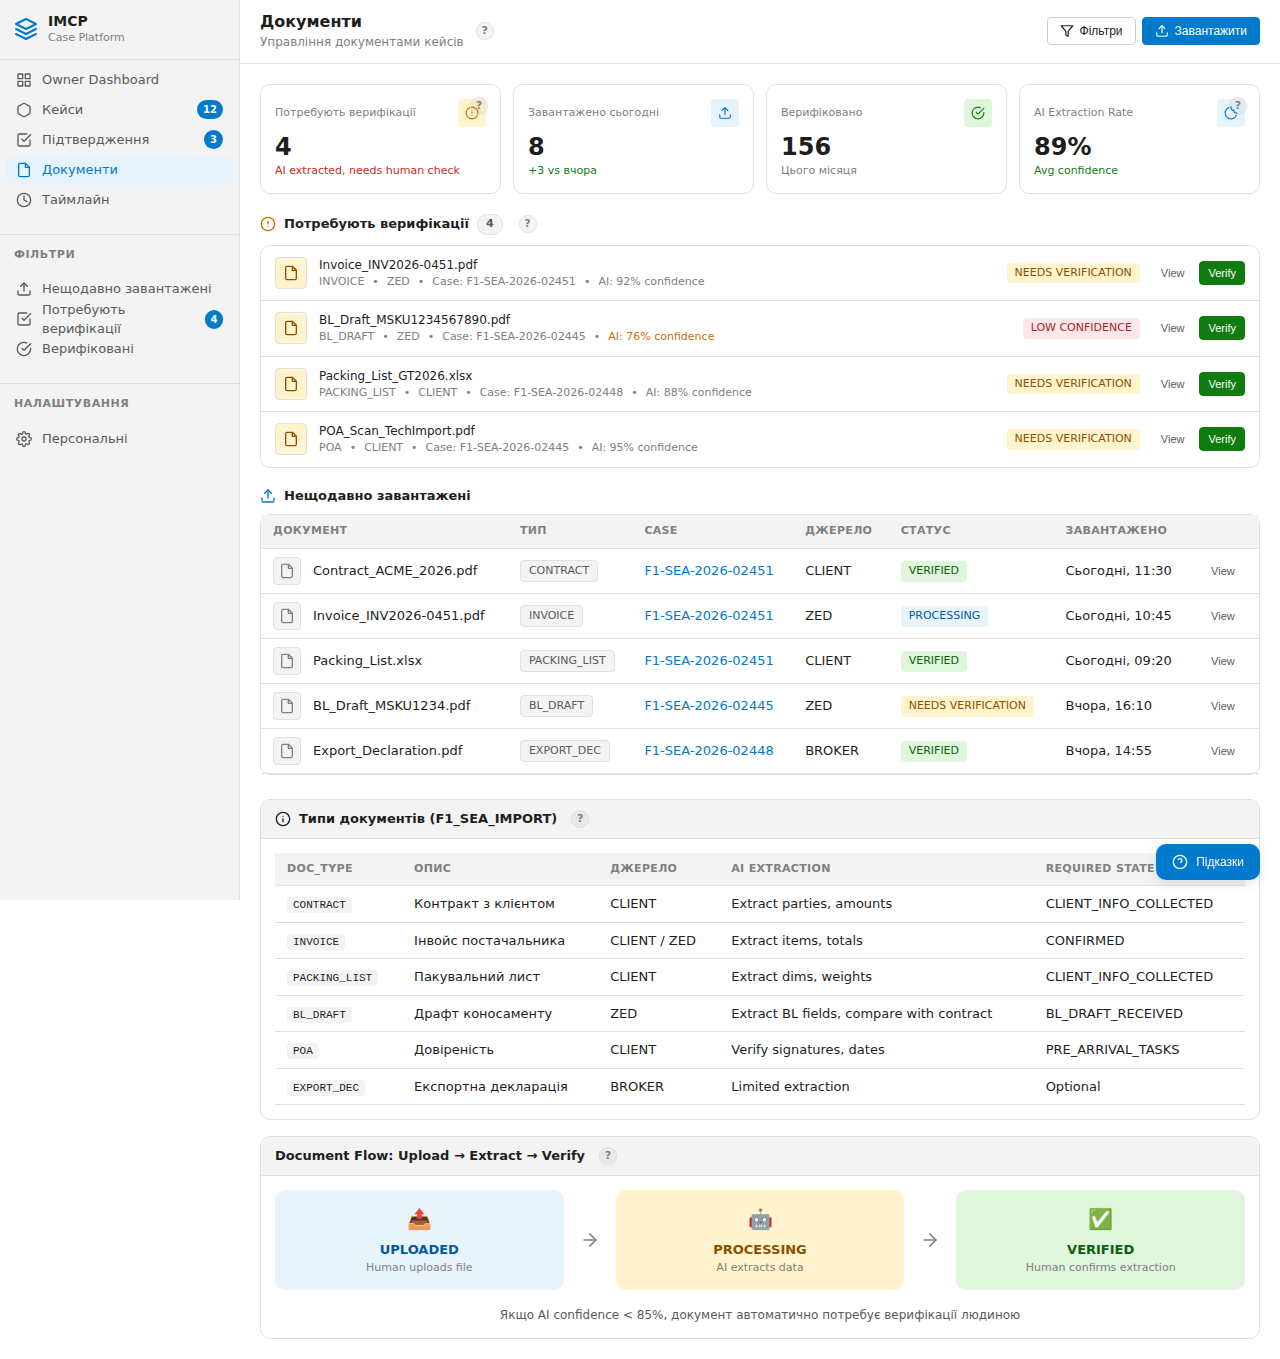
<file: docs/demo/documents.html>
<!DOCTYPE html>
<html lang="uk">
<head>
  <meta charset="UTF-8">
  <meta name="viewport" content="width=device-width, initial-scale=1.0">
  <title>Documents — IMCP</title>
  <link rel="stylesheet" href="styles.css">
  <!-- SheetJS for Excel file reading -->
  <script src="https://cdn.sheetjs.com/xlsx-0.20.1/package/dist/xlsx.full.min.js"></script>
</head>
<body>
  <div class="layout">
    <!-- Sidebar -->
    <aside class="sidebar">
      <a href="../index.html" class="sidebar-logo" style="text-decoration: none; color: inherit;">
        <svg xmlns="http://www.w3.org/2000/svg" viewBox="0 0 24 24" fill="none" stroke="currentColor" stroke-width="2" stroke-linecap="round" stroke-linejoin="round">
          <path d="M12 2L2 7l10 5 10-5-10-5z"/>
          <path d="M2 17l10 5 10-5"/>
          <path d="M2 12l10 5 10-5"/>
        </svg>
        <div>
          <h1>IMCP</h1>
          <span>Case Platform</span>
        </div>
      </a>

      <nav>
        <ul class="sidebar-nav">
          <li>
            <a href="owner-dashboard.html">
              <svg xmlns="http://www.w3.org/2000/svg" viewBox="0 0 24 24" fill="none" stroke="currentColor" stroke-width="2" stroke-linecap="round" stroke-linejoin="round">
                <rect x="3" y="3" width="7" height="7"/>
                <rect x="14" y="3" width="7" height="7"/>
                <rect x="14" y="14" width="7" height="7"/>
                <rect x="3" y="14" width="7" height="7"/>
              </svg>
              Owner Dashboard
            </a>
          </li>
          <li>
            <a href="case-list.html">
              <svg xmlns="http://www.w3.org/2000/svg" viewBox="0 0 24 24" fill="none" stroke="currentColor" stroke-width="2" stroke-linecap="round" stroke-linejoin="round">
                <path d="M21 16V8a2 2 0 0 0-1-1.73l-7-4a2 2 0 0 0-2 0l-7 4A2 2 0 0 0 3 8v8a2 2 0 0 0 1 1.73l7 4a2 2 0 0 0 2 0l7-4A2 2 0 0 0 21 16z"/>
              </svg>
              Кейси
              <span class="nav-badge">12</span>
            </a>
          </li>
          <li>
            <a href="approvals.html">
              <svg xmlns="http://www.w3.org/2000/svg" viewBox="0 0 24 24" fill="none" stroke="currentColor" stroke-width="2" stroke-linecap="round" stroke-linejoin="round">
                <polyline points="9 11 12 14 22 4"/>
                <path d="M21 12v7a2 2 0 0 1-2 2H5a2 2 0 0 1-2-2V5a2 2 0 0 1 2-2h11"/>
              </svg>
              Підтвердження
              <span class="nav-badge">3</span>
            </a>
          </li>
          <li>
            <a href="documents.html" class="active">
              <svg xmlns="http://www.w3.org/2000/svg" viewBox="0 0 24 24" fill="none" stroke="currentColor" stroke-width="2" stroke-linecap="round" stroke-linejoin="round">
                <path d="M14 2H6a2 2 0 0 0-2 2v16a2 2 0 0 0 2 2h12a2 2 0 0 0 2-2V8z"/>
                <polyline points="14 2 14 8 20 8"/>
              </svg>
              Документи
            </a>
          </li>
          <li>
            <a href="timeline.html">
              <svg xmlns="http://www.w3.org/2000/svg" viewBox="0 0 24 24" fill="none" stroke="currentColor" stroke-width="2" stroke-linecap="round" stroke-linejoin="round">
                <circle cx="12" cy="12" r="10"/>
                <polyline points="12 6 12 12 16 14"/>
              </svg>
              Таймлайн
            </a>
          </li>
        </ul>

        <div class="sidebar-section">
          <div class="sidebar-section-title">Фільтри</div>
          <ul class="sidebar-nav">
            <li>
              <a href="#">
                <svg xmlns="http://www.w3.org/2000/svg" viewBox="0 0 24 24" fill="none" stroke="currentColor" stroke-width="2" stroke-linecap="round" stroke-linejoin="round">
                  <path d="M21 15v4a2 2 0 0 1-2 2H5a2 2 0 0 1-2-2v-4"/>
                  <polyline points="17 8 12 3 7 8"/>
                  <line x1="12" y1="3" x2="12" y2="15"/>
                </svg>
                Нещодавно завантажені
              </a>
            </li>
            <li>
              <a href="#">
                <svg xmlns="http://www.w3.org/2000/svg" viewBox="0 0 24 24" fill="none" stroke="currentColor" stroke-width="2" stroke-linecap="round" stroke-linejoin="round">
                  <polyline points="9 11 12 14 22 4"/>
                  <path d="M21 12v7a2 2 0 0 1-2 2H5a2 2 0 0 1-2-2V5a2 2 0 0 1 2-2h11"/>
                </svg>
                Потребують верифікації
                <span class="nav-badge">4</span>
              </a>
            </li>
            <li>
              <a href="#">
                <svg xmlns="http://www.w3.org/2000/svg" viewBox="0 0 24 24" fill="none" stroke="currentColor" stroke-width="2" stroke-linecap="round" stroke-linejoin="round">
                  <path d="M22 11.08V12a10 10 0 1 1-5.93-9.14"/>
                  <polyline points="22 4 12 14.01 9 11.01"/>
                </svg>
                Верифіковані
              </a>
            </li>
          </ul>
        </div>

        <div class="sidebar-section">
          <div class="sidebar-section-title">Налаштування</div>
          <ul class="sidebar-nav">
            <li>
              <a href="personal-settings.html">
                <svg xmlns="http://www.w3.org/2000/svg" viewBox="0 0 24 24" fill="none" stroke="currentColor" stroke-width="2" stroke-linecap="round" stroke-linejoin="round">
                  <circle cx="12" cy="12" r="3"/>
                  <path d="M19.4 15a1.65 1.65 0 0 0 .33 1.82l.06.06a2 2 0 0 1 0 2.83 2 2 0 0 1-2.83 0l-.06-.06a1.65 1.65 0 0 0-1.82-.33 1.65 1.65 0 0 0-1 1.51V21a2 2 0 0 1-2 2 2 2 0 0 1-2-2v-.09A1.65 1.65 0 0 0 9 19.4a1.65 1.65 0 0 0-1.82.33l-.06.06a2 2 0 0 1-2.83 0 2 2 0 0 1 0-2.83l.06-.06a1.65 1.65 0 0 0 .33-1.82 1.65 1.65 0 0 0-1.51-1H3a2 2 0 0 1-2-2 2 2 0 0 1 2-2h.09A1.65 1.65 0 0 0 4.6 9a1.65 1.65 0 0 0-.33-1.82l-.06-.06a2 2 0 0 1 0-2.83 2 2 0 0 1 2.83 0l.06.06a1.65 1.65 0 0 0 1.82.33H9a1.65 1.65 0 0 0 1-1.51V3a2 2 0 0 1 2-2 2 2 0 0 1 2 2v.09a1.65 1.65 0 0 0 1 1.51 1.65 1.65 0 0 0 1.82-.33l.06-.06a2 2 0 0 1 2.83 0 2 2 0 0 1 0 2.83l-.06.06a1.65 1.65 0 0 0-.33 1.82V9a1.65 1.65 0 0 0 1.51 1H21a2 2 0 0 1 2 2 2 2 0 0 1-2 2h-.09a1.65 1.65 0 0 0-1.51 1z"/>
                </svg>
                Персональні
              </a>
            </li>
          </ul>
        </div>
      </nav>
    </aside>

    <!-- Main Content -->
    <main class="main-content">
      <!-- Header -->
      <header class="page-header">
        <div class="flex items-center justify-between">
          <div style="display: flex; align-items: center;">
            <div>
              <h2>Документи</h2>
              <p class="text-sm text-muted">Управління документами кейсів</p>
            </div>
            <span class="help-trigger" data-help="documents-page" style="margin-left: 12px;">?</span>
          </div>
          <div class="btn-group">
            <button class="btn btn-secondary">
              <svg xmlns="http://www.w3.org/2000/svg" width="14" height="14" viewBox="0 0 24 24" fill="none" stroke="currentColor" stroke-width="2" stroke-linecap="round" stroke-linejoin="round">
                <polygon points="22 3 2 3 10 12.46 10 19 14 21 14 12.46 22 3"/>
              </svg>
              Фільтри
            </button>
            <button class="btn btn-primary">
              <svg xmlns="http://www.w3.org/2000/svg" width="14" height="14" viewBox="0 0 24 24" fill="none" stroke="currentColor" stroke-width="2" stroke-linecap="round" stroke-linejoin="round">
                <path d="M21 15v4a2 2 0 0 1-2 2H5a2 2 0 0 1-2-2v-4"/>
                <polyline points="17 8 12 3 7 8"/>
                <line x1="12" y1="3" x2="12" y2="15"/>
              </svg>
              Завантажити
            </button>
          </div>
        </div>
      </header>

      <!-- Content -->
      <div class="page-content">
        <!-- Stats -->
        <div class="stats-grid">
          <div class="stat-card">
            <span class="help-trigger" data-help="needs-verification">?</span>
            <div class="stat-header">
              <span class="stat-label">Потребують верифікації</span>
              <div class="stat-icon warning">
                <svg xmlns="http://www.w3.org/2000/svg" viewBox="0 0 24 24" fill="none" stroke="currentColor" stroke-width="2" stroke-linecap="round" stroke-linejoin="round">
                  <circle cx="12" cy="12" r="10"/>
                  <line x1="12" y1="8" x2="12" y2="12"/>
                  <line x1="12" y1="16" x2="12.01" y2="16"/>
                </svg>
              </div>
            </div>
            <div class="stat-value">4</div>
            <div class="stat-change negative">AI extracted, needs human check</div>
          </div>

          <div class="stat-card">
            <div class="stat-header">
              <span class="stat-label">Завантажено сьогодні</span>
              <div class="stat-icon primary">
                <svg xmlns="http://www.w3.org/2000/svg" viewBox="0 0 24 24" fill="none" stroke="currentColor" stroke-width="2" stroke-linecap="round" stroke-linejoin="round">
                  <path d="M21 15v4a2 2 0 0 1-2 2H5a2 2 0 0 1-2-2v-4"/>
                  <polyline points="17 8 12 3 7 8"/>
                  <line x1="12" y1="3" x2="12" y2="15"/>
                </svg>
              </div>
            </div>
            <div class="stat-value">8</div>
            <div class="stat-change positive">+3 vs вчора</div>
          </div>

          <div class="stat-card">
            <div class="stat-header">
              <span class="stat-label">Верифіковано</span>
              <div class="stat-icon success">
                <svg xmlns="http://www.w3.org/2000/svg" viewBox="0 0 24 24" fill="none" stroke="currentColor" stroke-width="2" stroke-linecap="round" stroke-linejoin="round">
                  <path d="M22 11.08V12a10 10 0 1 1-5.93-9.14"/>
                  <polyline points="22 4 12 14.01 9 11.01"/>
                </svg>
              </div>
            </div>
            <div class="stat-value">156</div>
            <div class="stat-change">Цього місяця</div>
          </div>

          <div class="stat-card">
            <span class="help-trigger" data-help="extraction-rate">?</span>
            <div class="stat-header">
              <span class="stat-label">AI Extraction Rate</span>
              <div class="stat-icon info">
                <svg xmlns="http://www.w3.org/2000/svg" viewBox="0 0 24 24" fill="none" stroke="currentColor" stroke-width="2" stroke-linecap="round" stroke-linejoin="round">
                  <path d="M12 2a10 10 0 1 0 10 10 4 4 0 0 1-5-5 4 4 0 0 1-5-5"/>
                </svg>
              </div>
            </div>
            <div class="stat-value">89%</div>
            <div class="stat-change positive">Avg confidence</div>
          </div>
        </div>

        <!-- Needs Verification Section -->
        <div class="inbox-section">
          <div class="inbox-section-header">
            <h3 class="inbox-section-title">
              <svg xmlns="http://www.w3.org/2000/svg" width="16" height="16" viewBox="0 0 24 24" fill="none" stroke="currentColor" stroke-width="2" stroke-linecap="round" stroke-linejoin="round" style="color: var(--warning);">
                <circle cx="12" cy="12" r="10"/>
                <line x1="12" y1="8" x2="12" y2="12"/>
                <line x1="12" y1="16" x2="12.01" y2="16"/>
              </svg>
              Потребують верифікації
              <span class="inbox-section-count">4</span>
              <span class="help-trigger" data-help="ai-confidence">?</span>
            </h3>
          </div>

          <div class="card">
            <ul class="doc-list">
              <li class="doc-item">
                <div class="doc-icon" style="background: var(--warning-bg); color: var(--warning-text);">
                  <svg xmlns="http://www.w3.org/2000/svg" viewBox="0 0 24 24" fill="none" stroke="currentColor" stroke-width="2" stroke-linecap="round" stroke-linejoin="round">
                    <path d="M14 2H6a2 2 0 0 0-2 2v16a2 2 0 0 0 2 2h12a2 2 0 0 0 2-2V8z"/>
                    <polyline points="14 2 14 8 20 8"/>
                  </svg>
                </div>
                <div class="doc-info">
                  <div class="doc-name">Invoice_INV2026-0451.pdf</div>
                  <div class="doc-meta">
                    <span>INVOICE</span>
                    <span>•</span>
                    <span>ZED</span>
                    <span>•</span>
                    <span>Case: F1-SEA-2026-02451</span>
                    <span>•</span>
                    <span>AI: 92% confidence</span>
                  </div>
                </div>
                <div class="flex items-center gap-3">
                  <span class="badge badge-warning">NEEDS VERIFICATION</span>
                  <div class="doc-actions">
                    <button class="btn btn-sm btn-ghost" data-doc-view data-doc-name="Invoice_INV2026-0451.pdf" data-doc-type="INVOICE" data-doc-source="ZED" data-doc-case="F1-SEA-2026-02451" data-doc-confidence="92">View</button>
                    <button class="btn btn-sm btn-success">Verify</button>
                  </div>
                </div>
              </li>
              <li class="doc-item">
                <div class="doc-icon" style="background: var(--warning-bg); color: var(--warning-text);">
                  <svg xmlns="http://www.w3.org/2000/svg" viewBox="0 0 24 24" fill="none" stroke="currentColor" stroke-width="2" stroke-linecap="round" stroke-linejoin="round">
                    <path d="M14 2H6a2 2 0 0 0-2 2v16a2 2 0 0 0 2 2h12a2 2 0 0 0 2-2V8z"/>
                    <polyline points="14 2 14 8 20 8"/>
                  </svg>
                </div>
                <div class="doc-info">
                  <div class="doc-name">BL_Draft_MSKU1234567890.pdf</div>
                  <div class="doc-meta">
                    <span>BL_DRAFT</span>
                    <span>•</span>
                    <span>ZED</span>
                    <span>•</span>
                    <span>Case: F1-SEA-2026-02445</span>
                    <span>•</span>
                    <span style="color: var(--warning);">AI: 76% confidence</span>
                  </div>
                </div>
                <div class="flex items-center gap-3">
                  <span class="badge badge-danger">LOW CONFIDENCE</span>
                  <div class="doc-actions">
                    <button class="btn btn-sm btn-ghost" data-doc-view data-doc-name="Packing_List_GT2026.xlsx" data-doc-type="PACKING_LIST" data-doc-source="CLIENT" data-doc-case="F1-SEA-2026-02448" data-doc-confidence="88" data-doc-file="Packing_List_GT2026.xlsx">View</button>
                    <button class="btn btn-sm btn-success">Verify</button>
                  </div>
                </div>
              </li>
              <li class="doc-item">
                <div class="doc-icon" style="background: var(--warning-bg); color: var(--warning-text);">
                  <svg xmlns="http://www.w3.org/2000/svg" viewBox="0 0 24 24" fill="none" stroke="currentColor" stroke-width="2" stroke-linecap="round" stroke-linejoin="round">
                    <path d="M14 2H6a2 2 0 0 0-2 2v16a2 2 0 0 0 2 2h12a2 2 0 0 0 2-2V8z"/>
                    <polyline points="14 2 14 8 20 8"/>
                  </svg>
                </div>
                <div class="doc-info">
                  <div class="doc-name">Packing_List_GT2026.xlsx</div>
                  <div class="doc-meta">
                    <span>PACKING_LIST</span>
                    <span>•</span>
                    <span>CLIENT</span>
                    <span>•</span>
                    <span>Case: F1-SEA-2026-02448</span>
                    <span>•</span>
                    <span>AI: 88% confidence</span>
                  </div>
                </div>
                <div class="flex items-center gap-3">
                  <span class="badge badge-warning">NEEDS VERIFICATION</span>
                  <div class="doc-actions">
                    <button class="btn btn-sm btn-ghost" data-doc-view data-doc-name="Packing_List_GT2026.xlsx" data-doc-type="PACKING_LIST" data-doc-source="CLIENT" data-doc-case="F1-SEA-2026-02448" data-doc-confidence="88" data-doc-file="Packing_List_GT2026.xlsx">View</button>
                    <button class="btn btn-sm btn-success">Verify</button>
                  </div>
                </div>
              </li>
              <li class="doc-item">
                <div class="doc-icon" style="background: var(--warning-bg); color: var(--warning-text);">
                  <svg xmlns="http://www.w3.org/2000/svg" viewBox="0 0 24 24" fill="none" stroke="currentColor" stroke-width="2" stroke-linecap="round" stroke-linejoin="round">
                    <path d="M14 2H6a2 2 0 0 0-2 2v16a2 2 0 0 0 2 2h12a2 2 0 0 0 2-2V8z"/>
                    <polyline points="14 2 14 8 20 8"/>
                  </svg>
                </div>
                <div class="doc-info">
                  <div class="doc-name">POA_Scan_TechImport.pdf</div>
                  <div class="doc-meta">
                    <span>POA</span>
                    <span>•</span>
                    <span>CLIENT</span>
                    <span>•</span>
                    <span>Case: F1-SEA-2026-02445</span>
                    <span>•</span>
                    <span>AI: 95% confidence</span>
                  </div>
                </div>
                <div class="flex items-center gap-3">
                  <span class="badge badge-warning">NEEDS VERIFICATION</span>
                  <div class="doc-actions">
                    <button class="btn btn-sm btn-ghost" data-doc-view data-doc-name="POA_Scan_TechImport.pdf" data-doc-type="POA" data-doc-source="CLIENT" data-doc-case="F1-SEA-2026-02445" data-doc-confidence="95">View</button>
                    <button class="btn btn-sm btn-success">Verify</button>
                  </div>
                </div>
              </li>
            </ul>
          </div>
        </div>

        <!-- Recently Uploaded Section -->
        <div class="inbox-section">
          <div class="inbox-section-header">
            <h3 class="inbox-section-title">
              <svg xmlns="http://www.w3.org/2000/svg" width="16" height="16" viewBox="0 0 24 24" fill="none" stroke="currentColor" stroke-width="2" stroke-linecap="round" stroke-linejoin="round" style="color: var(--accent);">
                <path d="M21 15v4a2 2 0 0 1-2 2H5a2 2 0 0 1-2-2v-4"/>
                <polyline points="17 8 12 3 7 8"/>
                <line x1="12" y1="3" x2="12" y2="15"/>
              </svg>
              Нещодавно завантажені
            </h3>
          </div>

          <div class="card">
            <div class="table-container">
              <table class="table">
                <thead>
                  <tr>
                    <th>Документ</th>
                    <th>Тип</th>
                    <th>Case</th>
                    <th>Джерело</th>
                    <th>Статус</th>
                    <th>Завантажено</th>
                    <th></th>
                  </tr>
                </thead>
                <tbody>
                  <tr>
                    <td>
                      <div class="flex items-center gap-3">
                        <div class="doc-icon" style="width: 28px; height: 28px;">
                          <svg xmlns="http://www.w3.org/2000/svg" width="14" height="14" viewBox="0 0 24 24" fill="none" stroke="currentColor" stroke-width="2" stroke-linecap="round" stroke-linejoin="round">
                            <path d="M14 2H6a2 2 0 0 0-2 2v16a2 2 0 0 0 2 2h12a2 2 0 0 0 2-2V8z"/>
                            <polyline points="14 2 14 8 20 8"/>
                          </svg>
                        </div>
                        <span style="font-weight: 500;">Contract_ACME_2026.pdf</span>
                      </div>
                    </td>
                    <td><span class="badge badge-gray">CONTRACT</span></td>
                    <td><a href="case-detail.html" style="color: var(--accent); text-decoration: none;">F1-SEA-2026-02451</a></td>
                    <td>CLIENT</td>
                    <td><span class="badge badge-success">VERIFIED</span></td>
                    <td>Сьогодні, 11:30</td>
                    <td><button class="btn btn-sm btn-ghost">View</button></td>
                  </tr>
                  <tr>
                    <td>
                      <div class="flex items-center gap-3">
                        <div class="doc-icon" style="width: 28px; height: 28px;">
                          <svg xmlns="http://www.w3.org/2000/svg" width="14" height="14" viewBox="0 0 24 24" fill="none" stroke="currentColor" stroke-width="2" stroke-linecap="round" stroke-linejoin="round">
                            <path d="M14 2H6a2 2 0 0 0-2 2v16a2 2 0 0 0 2 2h12a2 2 0 0 0 2-2V8z"/>
                            <polyline points="14 2 14 8 20 8"/>
                          </svg>
                        </div>
                        <span style="font-weight: 500;">Invoice_INV2026-0451.pdf</span>
                      </div>
                    </td>
                    <td><span class="badge badge-gray">INVOICE</span></td>
                    <td><a href="case-detail.html" style="color: var(--accent); text-decoration: none;">F1-SEA-2026-02451</a></td>
                    <td>ZED</td>
                    <td><span class="badge badge-info">PROCESSING</span></td>
                    <td>Сьогодні, 10:45</td>
                    <td><button class="btn btn-sm btn-ghost">View</button></td>
                  </tr>
                  <tr>
                    <td>
                      <div class="flex items-center gap-3">
                        <div class="doc-icon" style="width: 28px; height: 28px;">
                          <svg xmlns="http://www.w3.org/2000/svg" width="14" height="14" viewBox="0 0 24 24" fill="none" stroke="currentColor" stroke-width="2" stroke-linecap="round" stroke-linejoin="round">
                            <path d="M14 2H6a2 2 0 0 0-2 2v16a2 2 0 0 0 2 2h12a2 2 0 0 0 2-2V8z"/>
                            <polyline points="14 2 14 8 20 8"/>
                          </svg>
                        </div>
                        <span style="font-weight: 500;">Packing_List.xlsx</span>
                      </div>
                    </td>
                    <td><span class="badge badge-gray">PACKING_LIST</span></td>
                    <td><a href="case-detail.html" style="color: var(--accent); text-decoration: none;">F1-SEA-2026-02451</a></td>
                    <td>CLIENT</td>
                    <td><span class="badge badge-success">VERIFIED</span></td>
                    <td>Сьогодні, 09:20</td>
                    <td><button class="btn btn-sm btn-ghost">View</button></td>
                  </tr>
                  <tr>
                    <td>
                      <div class="flex items-center gap-3">
                        <div class="doc-icon" style="width: 28px; height: 28px;">
                          <svg xmlns="http://www.w3.org/2000/svg" width="14" height="14" viewBox="0 0 24 24" fill="none" stroke="currentColor" stroke-width="2" stroke-linecap="round" stroke-linejoin="round">
                            <path d="M14 2H6a2 2 0 0 0-2 2v16a2 2 0 0 0 2 2h12a2 2 0 0 0 2-2V8z"/>
                            <polyline points="14 2 14 8 20 8"/>
                          </svg>
                        </div>
                        <span style="font-weight: 500;">BL_Draft_MSKU1234.pdf</span>
                      </div>
                    </td>
                    <td><span class="badge badge-gray">BL_DRAFT</span></td>
                    <td><a href="case-detail.html" style="color: var(--accent); text-decoration: none;">F1-SEA-2026-02445</a></td>
                    <td>ZED</td>
                    <td><span class="badge badge-warning">NEEDS VERIFICATION</span></td>
                    <td>Вчора, 16:10</td>
                    <td><button class="btn btn-sm btn-ghost">View</button></td>
                  </tr>
                  <tr>
                    <td>
                      <div class="flex items-center gap-3">
                        <div class="doc-icon" style="width: 28px; height: 28px;">
                          <svg xmlns="http://www.w3.org/2000/svg" width="14" height="14" viewBox="0 0 24 24" fill="none" stroke="currentColor" stroke-width="2" stroke-linecap="round" stroke-linejoin="round">
                            <path d="M14 2H6a2 2 0 0 0-2 2v16a2 2 0 0 0 2 2h12a2 2 0 0 0 2-2V8z"/>
                            <polyline points="14 2 14 8 20 8"/>
                          </svg>
                        </div>
                        <span style="font-weight: 500;">Export_Declaration.pdf</span>
                      </div>
                    </td>
                    <td><span class="badge badge-gray">EXPORT_DEC</span></td>
                    <td><a href="case-detail.html" style="color: var(--accent); text-decoration: none;">F1-SEA-2026-02448</a></td>
                    <td>BROKER</td>
                    <td><span class="badge badge-success">VERIFIED</span></td>
                    <td>Вчора, 14:55</td>
                    <td><button class="btn btn-sm btn-ghost">View</button></td>
                  </tr>
                </tbody>
              </table>
            </div>
          </div>
        </div>

        <!-- Document Types Reference -->
        <div class="card mt-6">
          <div class="card-header">
            <h4 class="flex items-center gap-2">
              <svg xmlns="http://www.w3.org/2000/svg" width="16" height="16" viewBox="0 0 24 24" fill="none" stroke="currentColor" stroke-width="2" stroke-linecap="round" stroke-linejoin="round">
                <circle cx="12" cy="12" r="10"/>
                <line x1="12" y1="16" x2="12" y2="12"/>
                <line x1="12" y1="8" x2="12.01" y2="8"/>
              </svg>
              Типи документів (F1_SEA_IMPORT)
              <span class="help-trigger" data-help="doc-types">?</span>
            </h4>
          </div>
          <div class="card-body">
            <div class="table-container">
              <table class="table">
                <thead>
                  <tr>
                    <th>doc_type</th>
                    <th>Опис</th>
                    <th>Джерело</th>
                    <th>AI Extraction</th>
                    <th>Required State</th>
                  </tr>
                </thead>
                <tbody>
                  <tr>
                    <td><code>CONTRACT</code></td>
                    <td>Контракт з клієнтом</td>
                    <td>CLIENT</td>
                    <td>Extract parties, amounts</td>
                    <td>CLIENT_INFO_COLLECTED</td>
                  </tr>
                  <tr>
                    <td><code>INVOICE</code></td>
                    <td>Інвойс постачальника</td>
                    <td>CLIENT / ZED</td>
                    <td>Extract items, totals</td>
                    <td>CONFIRMED</td>
                  </tr>
                  <tr>
                    <td><code>PACKING_LIST</code></td>
                    <td>Пакувальний лист</td>
                    <td>CLIENT</td>
                    <td>Extract dims, weights</td>
                    <td>CLIENT_INFO_COLLECTED</td>
                  </tr>
                  <tr>
                    <td><code>BL_DRAFT</code></td>
                    <td>Драфт коносаменту</td>
                    <td>ZED</td>
                    <td>Extract BL fields, compare with contract</td>
                    <td>BL_DRAFT_RECEIVED</td>
                  </tr>
                  <tr>
                    <td><code>POA</code></td>
                    <td>Довіреність</td>
                    <td>CLIENT</td>
                    <td>Verify signatures, dates</td>
                    <td>PRE_ARRIVAL_TASKS</td>
                  </tr>
                  <tr>
                    <td><code>EXPORT_DEC</code></td>
                    <td>Експортна декларація</td>
                    <td>BROKER</td>
                    <td>Limited extraction</td>
                    <td>Optional</td>
                  </tr>
                </tbody>
              </table>
            </div>
          </div>
        </div>

        <!-- Document Workflow -->
        <div class="card mt-4">
          <div class="card-header">
            <h4 class="flex items-center gap-2">
              Document Flow: Upload → Extract → Verify
              <span class="help-trigger" data-help="doc-workflow">?</span>
            </h4>
          </div>
          <div class="card-body">
            <div class="flex items-center gap-4" style="flex-wrap: wrap;">
              <div style="flex: 1; min-width: 120px; text-align: center; padding: 14px; background: var(--info-bg); border-radius: var(--radius-lg);">
                <div style="font-size: 20px; margin-bottom: 6px;">📤</div>
                <div style="font-weight: 600; color: var(--info-text);">UPLOADED</div>
                <div class="text-xs text-muted">Human uploads file</div>
              </div>
              <svg xmlns="http://www.w3.org/2000/svg" width="20" height="20" viewBox="0 0 24 24" fill="none" stroke="var(--text-muted)" stroke-width="2" stroke-linecap="round" stroke-linejoin="round">
                <line x1="5" y1="12" x2="19" y2="12"/>
                <polyline points="12 5 19 12 12 19"/>
              </svg>
              <div style="flex: 1; min-width: 120px; text-align: center; padding: 14px; background: var(--warning-bg); border-radius: var(--radius-lg);">
                <div style="font-size: 20px; margin-bottom: 6px;">🤖</div>
                <div style="font-weight: 600; color: var(--warning-text);">PROCESSING</div>
                <div class="text-xs text-muted">AI extracts data</div>
              </div>
              <svg xmlns="http://www.w3.org/2000/svg" width="20" height="20" viewBox="0 0 24 24" fill="none" stroke="var(--text-muted)" stroke-width="2" stroke-linecap="round" stroke-linejoin="round">
                <line x1="5" y1="12" x2="19" y2="12"/>
                <polyline points="12 5 19 12 12 19"/>
              </svg>
              <div style="flex: 1; min-width: 120px; text-align: center; padding: 14px; background: var(--success-bg); border-radius: var(--radius-lg);">
                <div style="font-size: 20px; margin-bottom: 6px;">✅</div>
                <div style="font-weight: 600; color: var(--success-text);">VERIFIED</div>
                <div class="text-xs text-muted">Human confirms extraction</div>
              </div>
            </div>
            <p class="text-sm text-secondary mt-4" style="text-align: center;">
              Якщо AI confidence &lt; 85%, документ автоматично потребує верифікації людиною
            </p>
          </div>
        </div>

      </div>
    </main>
  </div>

  <!-- Document Viewer Modal -->
  <div id="docViewerModal" class="doc-viewer-modal" style="display: none;">
    <div class="doc-viewer-overlay" onclick="DocumentViewer.close()"></div>
    <div class="doc-viewer-content">
      <div class="doc-viewer-header">
        <div class="doc-viewer-title">
          <svg xmlns="http://www.w3.org/2000/svg" width="20" height="20" viewBox="0 0 24 24" fill="none" stroke="currentColor" stroke-width="2" stroke-linecap="round" stroke-linejoin="round">
            <path d="M14 2H6a2 2 0 0 0-2 2v16a2 2 0 0 0 2 2h12a2 2 0 0 0 2-2V8z"/>
            <polyline points="14 2 14 8 20 8"/>
          </svg>
          <span id="docViewerFileName"></span>
        </div>
        <button class="doc-viewer-close" onclick="DocumentViewer.close()">
          <svg xmlns="http://www.w3.org/2000/svg" width="20" height="20" viewBox="0 0 24 24" fill="none" stroke="currentColor" stroke-width="2" stroke-linecap="round" stroke-linejoin="round">
            <line x1="18" y1="6" x2="6" y2="18"/>
            <line x1="6" y1="6" x2="18" y2="18"/>
          </svg>
        </button>
      </div>
      <div class="doc-viewer-body">
        <div class="doc-viewer-meta">
          <div class="doc-viewer-meta-item">
            <span class="doc-viewer-meta-label">Тип:</span>
            <span class="doc-viewer-meta-value" id="docViewerType"></span>
          </div>
          <div class="doc-viewer-meta-item">
            <span class="doc-viewer-meta-label">Джерело:</span>
            <span class="doc-viewer-meta-value" id="docViewerSource"></span>
          </div>
          <div class="doc-viewer-meta-item">
            <span class="doc-viewer-meta-label">Кейс:</span>
            <a href="case-detail.html" class="doc-viewer-meta-value" id="docViewerCase" style="color: var(--accent); text-decoration: none;"></a>
          </div>
          <div class="doc-viewer-meta-item">
            <span class="doc-viewer-meta-label">AI Confidence:</span>
            <span class="doc-viewer-meta-value" id="docViewerConfidence"></span>
          </div>
        </div>
        <div class="doc-viewer-preview" id="docViewerPreview">
          <!-- Preview content will be inserted here -->
        </div>
        <div class="doc-viewer-actions">
          <button class="btn btn-secondary" onclick="DocumentViewer.download()">
            <svg xmlns="http://www.w3.org/2000/svg" width="14" height="14" viewBox="0 0 24 24" fill="none" stroke="currentColor" stroke-width="2" stroke-linecap="round" stroke-linejoin="round">
              <path d="M21 15v4a2 2 0 0 1-2 2H5a2 2 0 0 1-2-2v-4"/>
              <polyline points="17 8 12 3 7 8"/>
              <line x1="12" y1="3" x2="12" y2="15"/>
            </svg>
            Завантажити
          </button>
          <button class="btn btn-primary" onclick="DocumentViewer.verify()">
            <svg xmlns="http://www.w3.org/2000/svg" width="14" height="14" viewBox="0 0 24 24" fill="none" stroke="currentColor" stroke-width="2" stroke-linecap="round" stroke-linejoin="round">
              <polyline points="9 11 12 14 22 4"/>
              <path d="M21 12v7a2 2 0 0 1-2 2H5a2 2 0 0 1-2-2V5a2 2 0 0 1 2-2h11"/>
            </svg>
            Верифікувати
          </button>
        </div>
      </div>
    </div>
  </div>

  <style>
    /* ===== Onboarding Tips System ===== */
    .tip {
      position: absolute;
      background: linear-gradient(135deg, #0078d4 0%, #005a9e 100%);
      color: white;
      padding: 12px 16px;
      border-radius: var(--radius-lg);
      font-size: 12px;
      max-width: 280px;
      box-shadow: 0 8px 32px rgba(0, 120, 212, 0.3);
      z-index: 100;
      animation: tipPulse 0.4s ease-out, tipGlow 2s ease-in-out infinite;
    }

    @keyframes tipPulse {
      0% { opacity: 0; transform: scale(0.9) translateY(10px); }
      100% { opacity: 1; transform: scale(1) translateY(0); }
    }

    @keyframes tipGlow {
      0%, 100% { box-shadow: 0 8px 32px rgba(0, 120, 212, 0.3); }
      50% { box-shadow: 0 8px 40px rgba(0, 120, 212, 0.5); }
    }

    @keyframes spin {
      from { transform: rotate(0deg); }
      to { transform: rotate(360deg); }
    }

    .tip.hiding { animation: tipHide 0.3s ease-in forwards; }
    @keyframes tipHide { to { opacity: 0; transform: scale(0.95) translateY(-10px); } }

    .tip-content { display: flex; gap: 10px; align-items: flex-start; }
    .tip-icon { flex-shrink: 0; width: 24px; height: 24px; background: rgba(255, 255, 255, 0.2); border-radius: 50%; display: flex; align-items: center; justify-content: center; }
    .tip-icon svg { width: 14px; height: 14px; }
    .tip-text { flex: 1; }
    .tip-title { font-weight: 600; font-size: 13px; margin-bottom: 4px; }
    .tip-description { opacity: 0.9; line-height: 1.4; }

    .tip-close { position: absolute; top: 8px; right: 8px; background: rgba(255, 255, 255, 0.2); border: none; color: white; width: 20px; height: 20px; border-radius: 50%; cursor: pointer; display: flex; align-items: center; justify-content: center; transition: background 0.2s; }
    .tip-close:hover { background: rgba(255, 255, 255, 0.35); }
    .tip-close svg { width: 12px; height: 12px; }

    .tip::before { content: ''; position: absolute; width: 12px; height: 12px; background: inherit; transform: rotate(45deg); }
    .tip.arrow-top::before { top: -6px; left: 24px; }
    .tip.arrow-bottom::before { bottom: -6px; left: 24px; }
    .tip.arrow-left::before { left: -6px; top: 16px; }
    .tip.arrow-right::before { right: -6px; top: 16px; }

    .tip-step { display: inline-flex; align-items: center; gap: 6px; font-size: 10px; opacity: 0.75; margin-top: 8px; padding-top: 8px; border-top: 1px solid rgba(255, 255, 255, 0.2); }
    .tip-step-dots { display: flex; gap: 4px; }
    .tip-step-dot { width: 6px; height: 6px; border-radius: 50%; background: rgba(255, 255, 255, 0.3); }
    .tip-step-dot.active { background: white; }

    .tip-actions { display: flex; gap: 8px; margin-top: 10px; }
    .tip-btn { padding: 6px 12px; border-radius: var(--radius-sm); font-size: 11px; font-weight: 500; cursor: pointer; border: none; transition: all 0.2s; }
    .tip-btn-primary { background: white; color: #005a9e; }
    .tip-btn-primary:hover { background: rgba(255, 255, 255, 0.9); }
    .tip-btn-secondary { background: rgba(255, 255, 255, 0.15); color: white; }
    .tip-btn-secondary:hover { background: rgba(255, 255, 255, 0.25); }

    .tips-overlay { position: fixed; top: 0; left: 0; right: 0; bottom: 0; background: rgba(0, 0, 0, 0.3); z-index: 99; opacity: 0; pointer-events: none; transition: opacity 0.3s; }
    .tips-overlay.active { opacity: 1; pointer-events: auto; }
    .tip-highlight { position: relative; z-index: 101; box-shadow: 0 0 0 4px rgba(0, 120, 212, 0.4); border-radius: var(--radius-md); }

    .show-tips-btn { position: fixed; bottom: 20px; right: 20px; background: var(--accent); color: white; border: none; padding: 10px 16px; border-radius: var(--radius-lg); font-size: 12px; font-weight: 500; cursor: pointer; display: flex; align-items: center; gap: 8px; box-shadow: var(--shadow-md); transition: all 0.2s; z-index: 50; }
    .show-tips-btn:hover { background: var(--accent-hover); transform: translateY(-2px); box-shadow: var(--shadow-popup); }
    .show-tips-btn svg { width: 16px; height: 16px; }

    /* ===== Static Help Triggers ===== */
    .help-trigger { display: inline-flex; align-items: center; justify-content: center; width: 18px; height: 18px; background: var(--bg-hover); border: 1px solid var(--divider); border-radius: 50%; color: var(--text-muted); font-size: 11px; font-weight: 600; cursor: pointer; transition: all 0.2s; margin-left: 6px; flex-shrink: 0; }
    .help-trigger:hover { background: var(--accent); border-color: var(--accent); color: white; transform: scale(1.1); }
    .help-trigger.active { background: var(--accent); border-color: var(--accent); color: white; }

    .help-popup { position: absolute; background: var(--bg-editor); border: 1px solid var(--divider); border-radius: var(--radius-lg); box-shadow: var(--shadow-popup); padding: 12px 14px; font-size: 12px; max-width: 300px; z-index: 200; animation: helpPopupIn 0.2s ease; }
    @keyframes helpPopupIn { from { opacity: 0; transform: translateY(-8px); } to { opacity: 1; transform: translateY(0); } }
    .help-popup.closing { animation: helpPopupOut 0.15s ease forwards; }
    @keyframes helpPopupOut { to { opacity: 0; transform: translateY(-8px); } }

    .help-popup::before { content: ''; position: absolute; top: -6px; left: 20px; width: 10px; height: 10px; background: var(--bg-editor); border-left: 1px solid var(--divider); border-top: 1px solid var(--divider); transform: rotate(45deg); }
    .help-popup.arrow-bottom::before { top: auto; bottom: -6px; border-left: none; border-top: none; border-right: 1px solid var(--divider); border-bottom: 1px solid var(--divider); }

    .help-popup-header { display: flex; align-items: center; gap: 8px; margin-bottom: 8px; padding-bottom: 8px; border-bottom: 1px solid var(--divider); }
    .help-popup-icon { width: 24px; height: 24px; background: var(--accent-light); border-radius: var(--radius-sm); display: flex; align-items: center; justify-content: center; color: var(--accent); }
    .help-popup-icon svg { width: 14px; height: 14px; }
    .help-popup-title { font-weight: 600; color: var(--text); }
    .help-popup-content { color: var(--text-secondary); line-height: 1.5; }
    .help-popup-content ul { margin: 8px 0 0 0; padding-left: 16px; }
    .help-popup-content li { margin-bottom: 4px; }
    .help-popup-content code { background: var(--bg-panel); padding: 1px 4px; border-radius: 3px; font-size: 11px; font-family: var(--font-mono); }

    /* Positioning */
    .stat-card { position: relative; }
    .stat-card .help-trigger { position: absolute; top: 12px; right: 12px; }
    .inbox-section-title .help-trigger { margin-left: 8px; }
    .card { position: relative; }

    /* ===== Document Viewer Modal ===== */
    .doc-viewer-modal { position: fixed; top: 0; left: 0; right: 0; bottom: 0; z-index: 1000; }
    .doc-viewer-overlay { position: absolute; top: 0; left: 0; right: 0; bottom: 0; background: rgba(0, 0, 0, 0.6); backdrop-filter: blur(4px); }
    .doc-viewer-content { position: absolute; top: 50%; left: 50%; transform: translate(-50%, -50%); background: var(--bg-editor); border: 1px solid var(--divider); border-radius: var(--radius-lg); box-shadow: var(--shadow-popup); width: 90%; max-width: 900px; max-height: 90vh; display: flex; flex-direction: column; }
    .doc-viewer-header { display: flex; align-items: center; justify-content: space-between; padding: 16px 20px; border-bottom: 1px solid var(--divider); }
    .doc-viewer-title { display: flex; align-items: center; gap: 10px; font-weight: 600; font-size: 16px; color: var(--text); }
    .doc-viewer-title svg { color: var(--accent); }
    .doc-viewer-close { background: none; border: none; color: var(--text-muted); cursor: pointer; padding: 4px; border-radius: var(--radius-sm); transition: all 0.2s; display: flex; align-items: center; justify-content: center; }
    .doc-viewer-close:hover { background: var(--bg-hover); color: var(--text); }
    .doc-viewer-body { padding: 20px; overflow-y: auto; flex: 1; }
    .doc-viewer-meta { display: grid; grid-template-columns: repeat(2, 1fr); gap: 12px; margin-bottom: 20px; padding-bottom: 20px; border-bottom: 1px solid var(--divider); }
    .doc-viewer-meta-item { display: flex; flex-direction: column; gap: 4px; }
    .doc-viewer-meta-label { font-size: 12px; color: var(--text-muted); font-weight: 500; }
    .doc-viewer-meta-value { font-size: 14px; color: var(--text); }
    .doc-viewer-preview { background: var(--bg-panel); border: 1px solid var(--divider); border-radius: var(--radius-md); padding: 20px; min-height: 300px; max-height: 500px; overflow-y: auto; margin-bottom: 20px; }
    .doc-viewer-preview table { width: 100%; border-collapse: collapse; font-size: 13px; }
    .doc-viewer-preview table th, .doc-viewer-preview table td { padding: 8px 12px; text-align: left; border-bottom: 1px solid var(--divider); }
    .doc-viewer-preview table th { background: var(--bg-hover); font-weight: 600; color: var(--text); }
    .doc-viewer-preview table td { color: var(--text-secondary); }
    .doc-viewer-preview .preview-info { text-align: center; padding: 40px; color: var(--text-muted); }
    .doc-viewer-preview .preview-info svg { width: 48px; height: 48px; margin-bottom: 12px; opacity: 0.5; }
    .doc-viewer-actions { display: flex; gap: 12px; justify-content: flex-end; padding-top: 20px; border-top: 1px solid var(--divider); }
    .doc-viewer-actions .btn { display: flex; align-items: center; gap: 6px; }
  </style>

  <script>
    // ===== ONBOARDING TIPS SYSTEM =====
    const TipsManager = {
      storageKey: 'imcp_documents_tips',
      tips: [],
      currentStep: 0,
      tourMode: false,

      init() {
        this.loadState();
        this.createTips();
        this.createShowTipsButton();
        setTimeout(() => { if (!this.allTipsDismissed()) this.showInitialTips(); }, 500);
      },

      loadState() {
        try { const saved = localStorage.getItem(this.storageKey); this.dismissedTips = saved ? JSON.parse(saved) : {}; }
        catch (e) { this.dismissedTips = {}; }
      },

      saveState() { try { localStorage.setItem(this.storageKey, JSON.stringify(this.dismissedTips)); } catch (e) {} },

      allTipsDismissed() { return this.tips.every(tip => this.dismissedTips[tip.id]); },

      createTips() {
        this.tips = [
          { id: 'tip-verification', targetSelector: '.inbox-section:first-of-type', title: 'Документи для верифікації', description: 'AI автоматично обробляє документи. Якщо confidence < 85%, потрібна перевірка людиною.', position: 'inside-top', arrow: 'none', icon: 'check' },
          { id: 'tip-stats', targetSelector: '.stats-grid', title: 'Статистика документів', description: 'Швидкий огляд: скільки потребує верифікації, завантажено сьогодні, AI extraction rate.', position: 'bottom-left', arrow: 'top', icon: 'chart' },
          { id: 'tip-workflow', targetSelector: '.card:last-of-type', title: 'Document Workflow', description: 'Три етапи обробки: Upload → AI Processing → Human Verification.', position: 'inside-top', arrow: 'none', icon: 'flow' },
          { id: 'tip-types', targetSelector: '.card-header', title: 'Типи документів', description: 'Кожен тип документа має свої правила AI extraction та required state.', position: 'bottom-left', arrow: 'top', icon: 'file' }
        ];
      },

      createShowTipsButton() {
        const btn = document.createElement('button');
        btn.className = 'show-tips-btn';
        btn.innerHTML = `<svg xmlns="http://www.w3.org/2000/svg" viewBox="0 0 24 24" fill="none" stroke="currentColor" stroke-width="2"><circle cx="12" cy="12" r="10"/><path d="M9.09 9a3 3 0 0 1 5.83 1c0 2-3 3-3 3"/><line x1="12" y1="17" x2="12.01" y2="17"/></svg>Підказки`;
        btn.onclick = () => this.startTour();
        document.body.appendChild(btn);
      },

      showInitialTips() {
        const firstActiveTip = this.tips.find(tip => !this.dismissedTips[tip.id]);
        if (firstActiveTip) this.showTip(firstActiveTip, false);
      },

      showTip(tipConfig, isTour = false) {
        const target = document.querySelector(tipConfig.targetSelector);
        if (!target) return;
        this.hideAllTips();

        const tip = document.createElement('div');
        tip.className = `tip arrow-${tipConfig.arrow}`;
        tip.dataset.tipId = tipConfig.id;

        tip.innerHTML = `
          <button class="tip-close" onclick="TipsManager.dismissTip('${tipConfig.id}')">
            <svg xmlns="http://www.w3.org/2000/svg" viewBox="0 0 24 24" fill="none" stroke="currentColor" stroke-width="2"><line x1="18" y1="6" x2="6" y2="18"/><line x1="6" y1="6" x2="18" y2="18"/></svg>
          </button>
          <div class="tip-content">
            <div class="tip-icon">${this.getIcon(tipConfig.icon)}</div>
            <div class="tip-text">
              <div class="tip-title">${tipConfig.title}</div>
              <div class="tip-description">${tipConfig.description}</div>
              ${isTour ? `<div class="tip-actions">${this.currentStep > 0 ? '<button class="tip-btn tip-btn-secondary" onclick="TipsManager.prevStep()">← Назад</button>' : ''}${this.currentStep < this.tips.length - 1 ? '<button class="tip-btn tip-btn-primary" onclick="TipsManager.nextStep()">Далі →</button>' : '<button class="tip-btn tip-btn-primary" onclick="TipsManager.endTour()">Готово ✓</button>'}</div>` : ''}
              ${isTour ? this.getStepIndicator() : ''}
            </div>
          </div>`;

        document.body.appendChild(tip);
        this.positionTip(tip, target, tipConfig.position);
        if (isTour) target.classList.add('tip-highlight');
      },

      positionTip(tip, target, position) {
        const targetRect = target.getBoundingClientRect();
        const tipRect = tip.getBoundingClientRect();
        let top, left;

        switch (position) {
          case 'bottom-right': top = targetRect.bottom + 12; left = targetRect.right - tipRect.width; break;
          case 'bottom-left': top = targetRect.bottom + 12; left = targetRect.left; break;
          case 'inside-top': top = targetRect.top + 60; left = targetRect.left + 20; break;
          default: top = targetRect.bottom + 12; left = targetRect.left;
        }

        const padding = 16;
        left = Math.max(padding, Math.min(left, window.innerWidth - tipRect.width - padding));
        top = Math.max(padding, Math.min(top, window.innerHeight - tipRect.height - padding));

        tip.style.position = 'fixed';
        tip.style.top = `${top}px`;
        tip.style.left = `${left}px`;
      },

      getIcon(iconName) {
        const icons = {
          check: '<svg xmlns="http://www.w3.org/2000/svg" viewBox="0 0 24 24" fill="none" stroke="currentColor" stroke-width="2"><polyline points="9 11 12 14 22 4"/><path d="M21 12v7a2 2 0 0 1-2 2H5a2 2 0 0 1-2-2V5a2 2 0 0 1 2-2h11"/></svg>',
          chart: '<svg xmlns="http://www.w3.org/2000/svg" viewBox="0 0 24 24" fill="none" stroke="currentColor" stroke-width="2"><line x1="18" y1="20" x2="18" y2="10"/><line x1="12" y1="20" x2="12" y2="4"/><line x1="6" y1="20" x2="6" y2="14"/></svg>',
          flow: '<svg xmlns="http://www.w3.org/2000/svg" viewBox="0 0 24 24" fill="none" stroke="currentColor" stroke-width="2"><polyline points="23 4 23 10 17 10"/><path d="M20.49 15a9 9 0 1 1-2.12-9.36L23 10"/></svg>',
          file: '<svg xmlns="http://www.w3.org/2000/svg" viewBox="0 0 24 24" fill="none" stroke="currentColor" stroke-width="2"><path d="M14 2H6a2 2 0 0 0-2 2v16a2 2 0 0 0 2 2h12a2 2 0 0 0 2-2V8z"/><polyline points="14 2 14 8 20 8"/></svg>'
        };
        return icons[iconName] || icons.file;
      },

      getStepIndicator() {
        const dots = this.tips.map((_, i) => `<span class="tip-step-dot ${i === this.currentStep ? 'active' : ''}"></span>`).join('');
        return `<div class="tip-step"><div class="tip-step-dots">${dots}</div><span>${this.currentStep + 1} з ${this.tips.length}</span></div>`;
      },

      dismissTip(tipId) {
        const tip = document.querySelector(`[data-tip-id="${tipId}"]`);
        if (tip) { tip.classList.add('hiding'); setTimeout(() => tip.remove(), 300); }
        this.dismissedTips[tipId] = true;
        this.saveState();
        document.querySelectorAll('.tip-highlight').forEach(el => el.classList.remove('tip-highlight'));
        if (this.tourMode) this.endTour();
      },

      hideAllTips() {
        document.querySelectorAll('.tip').forEach(tip => tip.remove());
        document.querySelectorAll('.tip-highlight').forEach(el => el.classList.remove('tip-highlight'));
      },

      startTour() {
        this.tourMode = true;
        this.currentStep = 0;
        let overlay = document.querySelector('.tips-overlay');
        if (!overlay) { overlay = document.createElement('div'); overlay.className = 'tips-overlay'; overlay.onclick = () => this.endTour(); document.body.appendChild(overlay); }
        overlay.classList.add('active');
        this.showCurrentTourStep();
      },

      showCurrentTourStep() {
        if (this.currentStep >= 0 && this.currentStep < this.tips.length) {
          this.showTip(this.tips[this.currentStep], true);
          const target = document.querySelector(this.tips[this.currentStep].targetSelector);
          if (target) target.scrollIntoView({ behavior: 'smooth', block: 'center' });
        }
      },

      nextStep() {
        document.querySelectorAll('.tip-highlight').forEach(el => el.classList.remove('tip-highlight'));
        this.currentStep++;
        if (this.currentStep < this.tips.length) this.showCurrentTourStep(); else this.endTour();
      },

      prevStep() {
        document.querySelectorAll('.tip-highlight').forEach(el => el.classList.remove('tip-highlight'));
        if (this.currentStep > 0) { this.currentStep--; this.showCurrentTourStep(); }
      },

      endTour() {
        this.tourMode = false;
        this.hideAllTips();
        const overlay = document.querySelector('.tips-overlay');
        if (overlay) overlay.classList.remove('active');
      },

      resetAllTips() { this.dismissedTips = {}; this.saveState(); this.showInitialTips(); }
    };

    // ===== STATIC HELP SYSTEM =====
    const HelpManager = {
      activePopup: null,
      activeTrigger: null,

      helpContent: {
        'documents-page': {
          title: 'Сторінка документів',
          icon: 'file',
          content: `<p>Центральне управління документами всіх кейсів.</p><ul><li>Завантаження нових документів</li><li>AI extraction та верифікація</li><li>Пошук по всіх документах</li></ul>`
        },
        'needs-verification': {
          title: 'Потребують верифікації',
          icon: 'check',
          content: `<p>Документи, де AI extraction потребує підтвердження людини.</p><p><strong>Причини:</strong></p><ul><li>Confidence < 85%</li><li>Нові типи документів</li><li>Виявлені розбіжності</li></ul>`
        },
        'ai-confidence': {
          title: 'AI Confidence',
          icon: 'ai',
          content: `<p>Рівень впевненості AI в правильності extraction.</p><ul><li>🟢 >90% — автоматично verified</li><li>🟡 85-90% — рекомендована перевірка</li><li>🔴 <85% — обов'язкова верифікація</li></ul>`
        },
        'doc-sources': {
          title: 'Джерела документів',
          icon: 'source',
          content: `<p>Звідки надійшов документ:</p><ul><li><strong>CLIENT</strong> — від клієнта</li><li><strong>ZED</strong> — від ЗЕД</li><li><strong>BROKER</strong> — від митного брокера</li><li><strong>WAREHOUSE</strong> — від складу</li></ul>`
        },
        'doc-statuses': {
          title: 'Статуси документів',
          icon: 'status',
          content: `<p>Етапи обробки документа:</p><ul><li>📤 <strong>UPLOADED</strong> — завантажено</li><li>⚙️ <strong>PROCESSING</strong> — AI обробляє</li><li>⚠️ <strong>NEEDS VERIFICATION</strong> — потрібна перевірка</li><li>✅ <strong>VERIFIED</strong> — підтверджено</li></ul>`
        },
        'doc-types': {
          title: 'Типи документів',
          icon: 'file',
          content: `<p>Кожен тип має свої правила:</p><ul><li><code>CONTRACT</code> — контракт</li><li><code>INVOICE</code> — інвойс</li><li><code>PACKING_LIST</code> — пакувальний лист</li><li><code>BL_DRAFT</code> — коносамент</li><li><code>POA</code> — довіреність</li></ul>`
        },
        'doc-workflow': {
          title: 'Document Workflow',
          icon: 'flow',
          content: `<p>Процес обробки документа:</p><ol><li><strong>Upload</strong> — людина завантажує</li><li><strong>Processing</strong> — AI витягує дані</li><li><strong>Verification</strong> — людина підтверджує</li></ol><p>Після верифікації дані автоматично оновлюються в кейсі.</p>`
        },
        'extraction-rate': {
          title: 'AI Extraction Rate',
          icon: 'ai',
          content: `<p>Середній рівень впевненості AI при обробці документів.</p><p>89% означає, що в середньому AI впевнений на 89% у правильності витягнутих даних.</p>`
        }
      },

      init() { this.bindEvents(); },

      bindEvents() {
        document.addEventListener('click', (e) => {
          const trigger = e.target.closest('.help-trigger');
          if (trigger) { e.preventDefault(); e.stopPropagation(); const helpId = trigger.dataset.help; if (helpId) this.togglePopup(helpId, trigger); return; }
          if (this.activePopup && !e.target.closest('.help-popup')) this.closePopup();
        });
        document.addEventListener('keydown', (e) => { if (e.key === 'Escape' && this.activePopup) this.closePopup(); });
      },

      togglePopup(helpId, trigger) {
        if (this.activeTrigger === trigger) { this.closePopup(); return; }
        this.closePopup();

        const content = this.helpContent[helpId];
        if (!content) return;

        const popup = document.createElement('div');
        popup.className = 'help-popup';
        popup.innerHTML = `<div class="help-popup-header"><div class="help-popup-icon">${this.getIcon(content.icon)}</div><div class="help-popup-title">${content.title}</div></div><div class="help-popup-content">${content.content}</div>`;

        document.body.appendChild(popup);
        this.positionPopup(popup, trigger);

        this.activePopup = popup;
        this.activeTrigger = trigger;
        trigger.classList.add('active');
      },

      positionPopup(popup, trigger) {
        const triggerRect = trigger.getBoundingClientRect();
        const popupRect = popup.getBoundingClientRect();

        let top = triggerRect.bottom + 8;
        let left = triggerRect.left - 10;

        if (left + popupRect.width > window.innerWidth - 16) left = window.innerWidth - popupRect.width - 16;
        if (top + popupRect.height > window.innerHeight - 16) { top = triggerRect.top - popupRect.height - 8; popup.classList.add('arrow-bottom'); }
        left = Math.max(16, left);

        popup.style.position = 'fixed';
        popup.style.top = `${top}px`;
        popup.style.left = `${left}px`;
      },

      closePopup() {
        if (this.activePopup) { this.activePopup.classList.add('closing'); setTimeout(() => { if (this.activePopup) { this.activePopup.remove(); this.activePopup = null; } }, 150); }
        if (this.activeTrigger) { this.activeTrigger.classList.remove('active'); this.activeTrigger = null; }
      },

      getIcon(iconName) {
        const icons = {
          file: '<svg xmlns="http://www.w3.org/2000/svg" viewBox="0 0 24 24" fill="none" stroke="currentColor" stroke-width="2"><path d="M14 2H6a2 2 0 0 0-2 2v16a2 2 0 0 0 2 2h12a2 2 0 0 0 2-2V8z"/><polyline points="14 2 14 8 20 8"/></svg>',
          check: '<svg xmlns="http://www.w3.org/2000/svg" viewBox="0 0 24 24" fill="none" stroke="currentColor" stroke-width="2"><polyline points="9 11 12 14 22 4"/><path d="M21 12v7a2 2 0 0 1-2 2H5a2 2 0 0 1-2-2V5a2 2 0 0 1 2-2h11"/></svg>',
          ai: '<svg xmlns="http://www.w3.org/2000/svg" viewBox="0 0 24 24" fill="none" stroke="currentColor" stroke-width="2"><path d="M12 2a10 10 0 1 0 10 10 4 4 0 0 1-5-5 4 4 0 0 1-5-5"/></svg>',
          source: '<svg xmlns="http://www.w3.org/2000/svg" viewBox="0 0 24 24" fill="none" stroke="currentColor" stroke-width="2"><path d="M21 15v4a2 2 0 0 1-2 2H5a2 2 0 0 1-2-2v-4"/><polyline points="17 8 12 3 7 8"/><line x1="12" y1="3" x2="12" y2="15"/></svg>',
          status: '<svg xmlns="http://www.w3.org/2000/svg" viewBox="0 0 24 24" fill="none" stroke="currentColor" stroke-width="2"><circle cx="12" cy="12" r="10"/><polyline points="12 6 12 12 16 14"/></svg>',
          flow: '<svg xmlns="http://www.w3.org/2000/svg" viewBox="0 0 24 24" fill="none" stroke="currentColor" stroke-width="2"><polyline points="23 4 23 10 17 10"/><path d="M20.49 15a9 9 0 1 1-2.12-9.36L23 10"/></svg>'
        };
        return icons[iconName] || icons.file;
      }
    };

    // ===== DOCUMENT VIEWER =====
    const DocumentViewer = {
      currentDoc: null,

      init() {
        document.addEventListener('click', (e) => {
          const btn = e.target.closest('[data-doc-view]');
          if (btn) {
            e.preventDefault();
            e.stopPropagation();
            this.open(btn);
          }
        });
        document.addEventListener('keydown', (e) => {
          if (e.key === 'Escape' && this.isOpen()) this.close();
        });
      },

      open(button) {
        const modal = document.getElementById('docViewerModal');
        if (!modal) return;

        this.currentDoc = {
          name: button.dataset.docName || '',
          type: button.dataset.docType || '',
          source: button.dataset.docSource || '',
          case: button.dataset.docCase || '',
          confidence: button.dataset.docConfidence || '',
          file: button.dataset.docFile || ''
        };

        document.getElementById('docViewerFileName').textContent = this.currentDoc.name;
        document.getElementById('docViewerType').textContent = this.currentDoc.type;
        document.getElementById('docViewerSource').textContent = this.currentDoc.source;
        document.getElementById('docViewerCase').textContent = this.currentDoc.case;
        document.getElementById('docViewerConfidence').textContent = `${this.currentDoc.confidence}%`;

        this.renderPreview();
        modal.style.display = 'block';
        document.body.style.overflow = 'hidden';
      },

      async renderPreview() {
        const preview = document.getElementById('docViewerPreview');
        if (!preview || !this.currentDoc) return;

        // Show loading state
        preview.innerHTML = `
          <div class="preview-info">
            <svg xmlns="http://www.w3.org/2000/svg" viewBox="0 0 24 24" fill="none" stroke="currentColor" stroke-width="2" stroke-linecap="round" stroke-linejoin="round" style="animation: spin 1s linear infinite;">
              <circle cx="12" cy="12" r="10"/>
              <polyline points="12 6 12 12 16 14"/>
            </svg>
            <div style="font-size: 14px; margin-top: 12px;">Завантаження документа...</div>
          </div>
        `;

        // Check if it's an Excel file
        const isExcel = this.currentDoc.name.endsWith('.xlsx') || this.currentDoc.name.endsWith('.xls');
        const fileName = this.currentDoc.file || this.currentDoc.name;

        if (isExcel && fileName) {
          try {
            await this.renderExcelFile(preview, fileName);
          } catch (error) {
            console.error('Error loading Excel file:', error);
            preview.innerHTML = `
              <div class="preview-info">
                <svg xmlns="http://www.w3.org/2000/svg" viewBox="0 0 24 24" fill="none" stroke="currentColor" stroke-width="2" stroke-linecap="round" stroke-linejoin="round">
                  <path d="M14 2H6a2 2 0 0 0-2 2v16a2 2 0 0 0 2 2h12a2 2 0 0 0 2-2V8z"/>
                  <polyline points="14 2 14 8 20 8"/>
                </svg>
                <div style="font-size: 14px; margin-bottom: 8px;">Документ: ${this.currentDoc.name}</div>
                <div style="font-size: 12px; color: var(--text-muted);">Не вдалося завантажити файл. Використовуйте кнопку "Завантажити" для перегляду.</div>
              </div>
            `;
          }
        } else {
          preview.innerHTML = `
            <div class="preview-info">
              <svg xmlns="http://www.w3.org/2000/svg" viewBox="0 0 24 24" fill="none" stroke="currentColor" stroke-width="2" stroke-linecap="round" stroke-linejoin="round">
                <path d="M14 2H6a2 2 0 0 0-2 2v16a2 2 0 0 0 2 2h12a2 2 0 0 0 2-2V8z"/>
                <polyline points="14 2 14 8 20 8"/>
              </svg>
              <div style="font-size: 14px; margin-bottom: 8px;">Документ: ${this.currentDoc.name}</div>
              <div style="font-size: 12px; color: var(--text-muted);">Для перегляду повного вмісту завантажте файл</div>
            </div>
          `;
        }
      },

      async renderExcelFile(container, fileName) {
        // Check if SheetJS is available
        if (typeof XLSX === 'undefined') {
          throw new Error('SheetJS library not loaded');
        }

        // Fetch the Excel file
        const response = await fetch(fileName);
        if (!response.ok) {
          throw new Error(`Failed to load file: ${response.statusText}`);
        }

        const arrayBuffer = await response.arrayBuffer();
        const workbook = XLSX.read(arrayBuffer, { type: 'array' });

        // Get the first sheet
        const firstSheetName = workbook.SheetNames[0];
        const worksheet = workbook.Sheets[firstSheetName];

        // Convert to HTML table
        const html = XLSX.utils.sheet_to_html(worksheet, {
          id: 'excel-table',
          editable: false
        });

        // Style the table
        container.innerHTML = `
          <div style="overflow-x: auto;">
            <style>
              #excel-table {
                width: 100%;
                border-collapse: collapse;
                font-size: 13px;
              }
              #excel-table th {
                background: var(--bg-hover);
                font-weight: 600;
                color: var(--text);
                padding: 8px 12px;
                text-align: left;
                border-bottom: 2px solid var(--divider);
                position: sticky;
                top: 0;
                z-index: 10;
              }
              #excel-table td {
                padding: 8px 12px;
                border-bottom: 1px solid var(--divider);
                color: var(--text-secondary);
              }
              #excel-table tr:hover {
                background: var(--bg-hover);
              }
              #excel-table tr:last-child td {
                border-bottom: none;
              }
            </style>
            ${html}
          </div>
        `;
      },

      close() {
        const modal = document.getElementById('docViewerModal');
        if (modal) modal.style.display = 'none';
        document.body.style.overflow = '';
        this.currentDoc = null;
      },

      isOpen() {
        const modal = document.getElementById('docViewerModal');
        return modal && modal.style.display !== 'none';
      },

      download() {
        if (!this.currentDoc || !this.currentDoc.file) {
          alert('Файл недоступний для завантаження');
          return;
        }
        const link = document.createElement('a');
        link.href = this.currentDoc.file;
        link.download = this.currentDoc.name;
        document.body.appendChild(link);
        link.click();
        document.body.removeChild(link);
      },

      verify() {
        alert(`Відкривається модальне вікно верифікації для: ${this.currentDoc.name}`);
        // Тут буде відкриття Verification Modal
        this.close();
      }
    };

    // Init
    document.addEventListener('DOMContentLoaded', () => { 
      TipsManager.init(); 
      HelpManager.init(); 
      DocumentViewer.init();
    });
  </script>
</body>
</html>
</file>
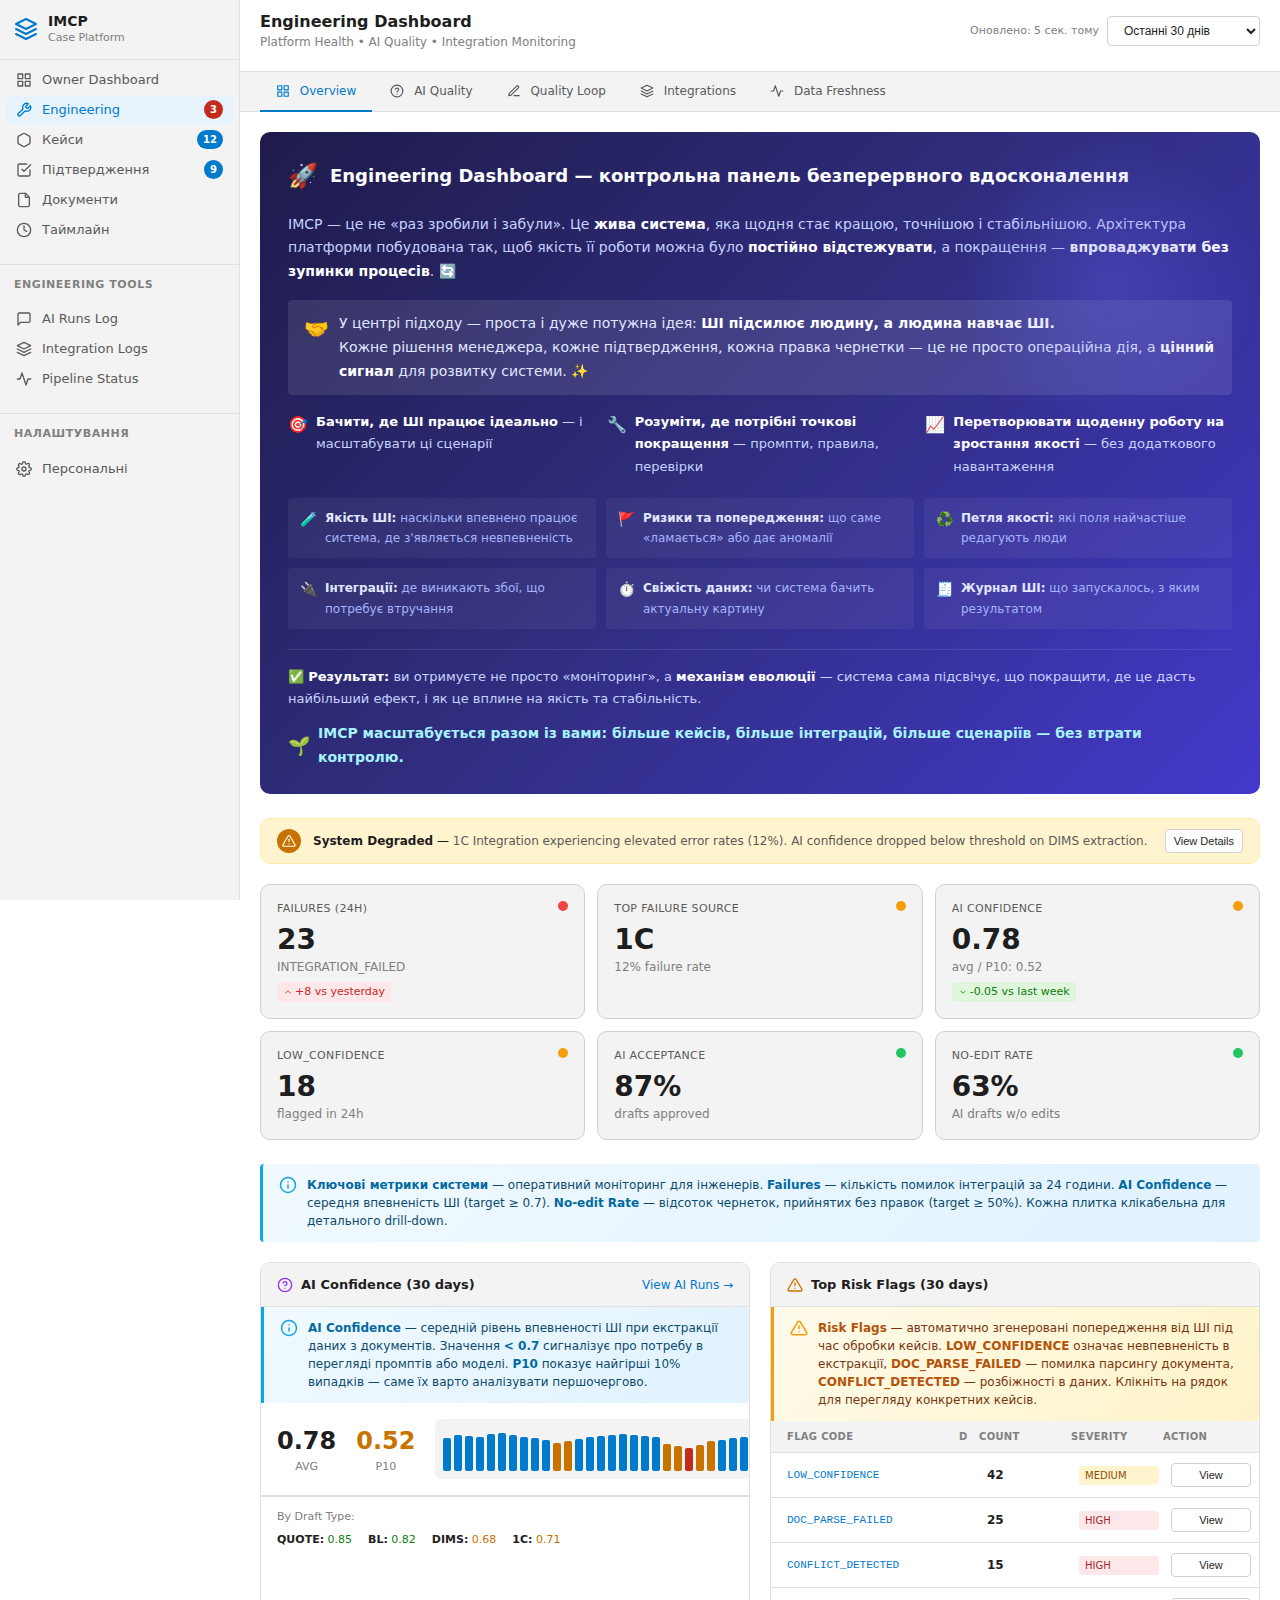
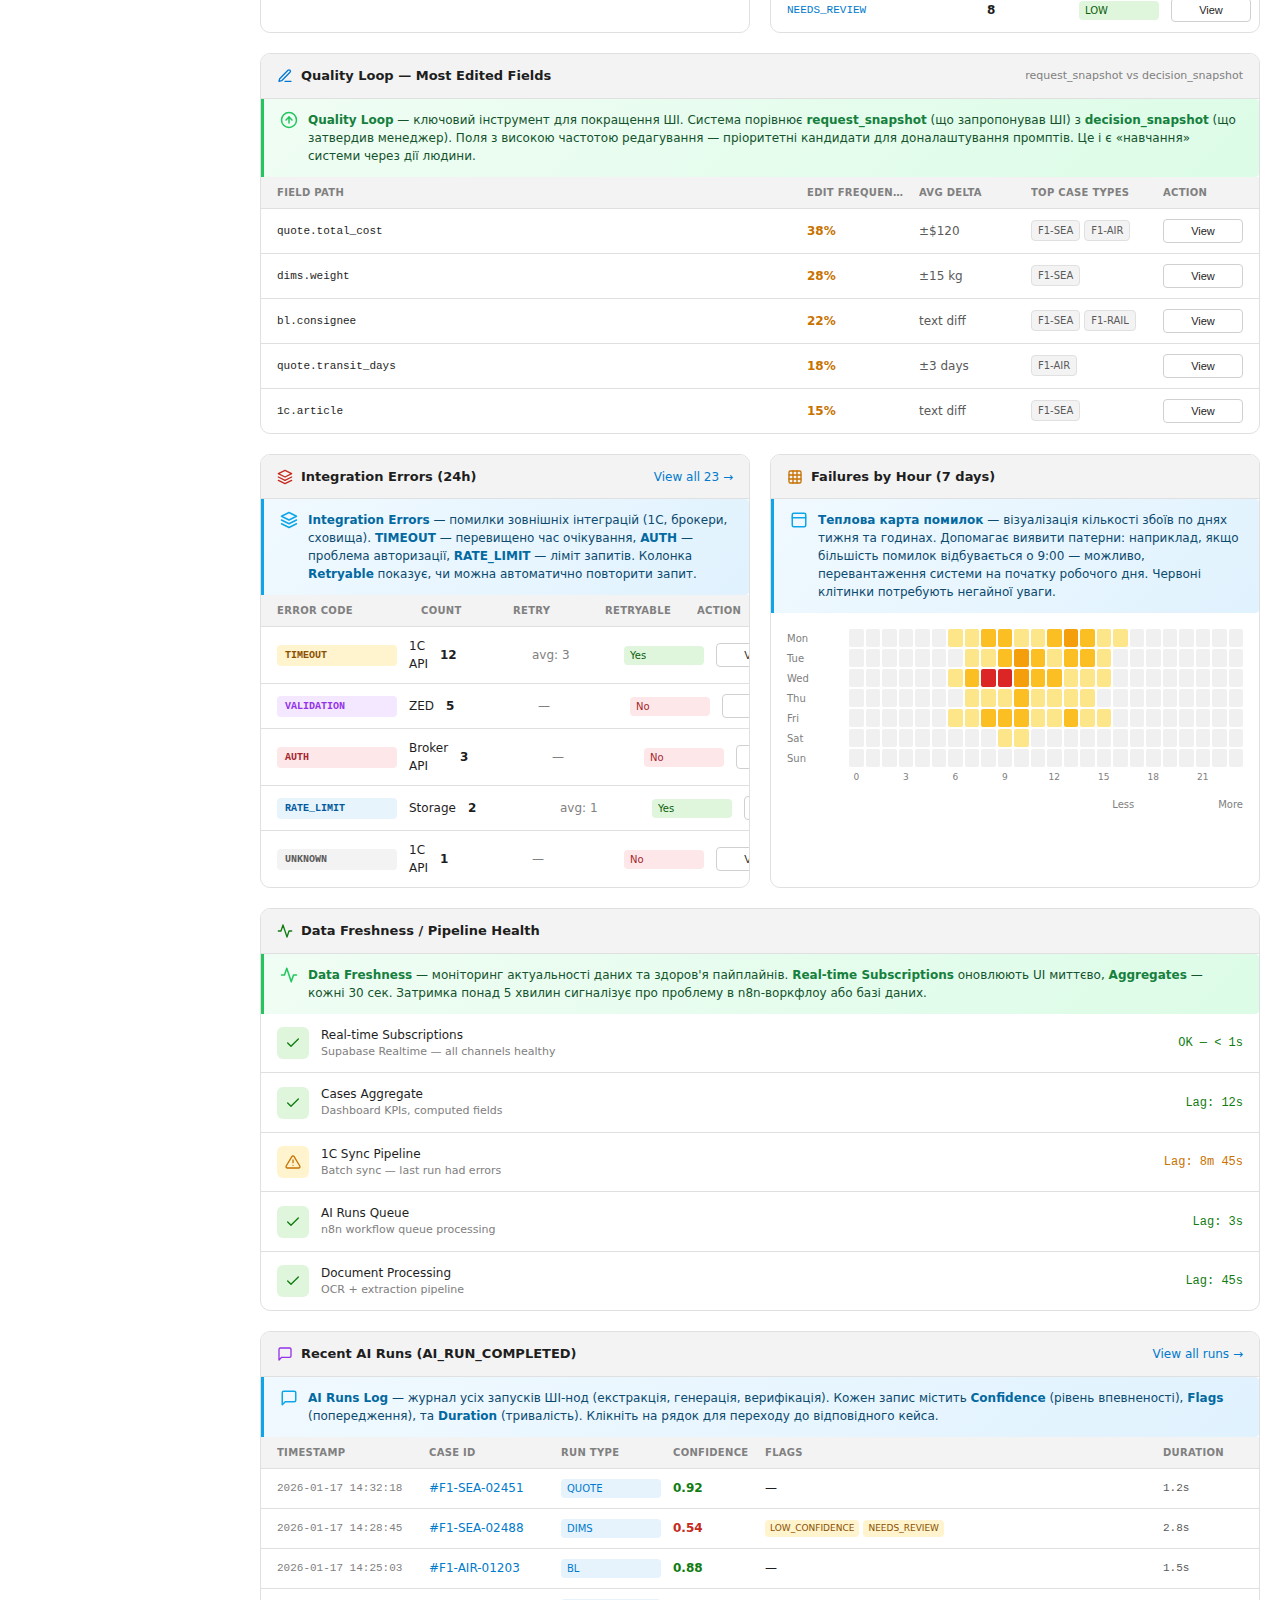
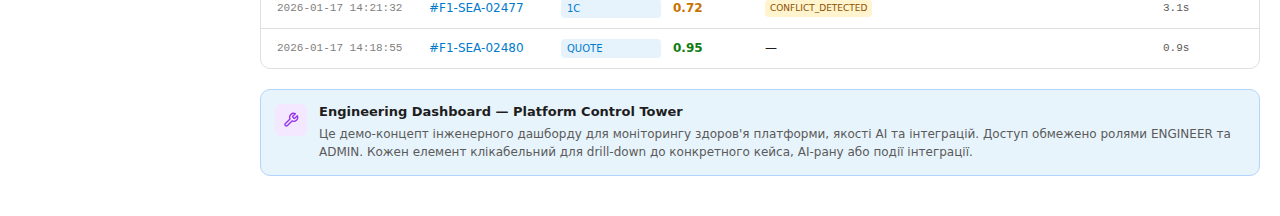
<file: docs/demo/engineering-dashboard.html>
<!DOCTYPE html>
<html lang="uk">
<head>
  <meta charset="UTF-8">
  <meta name="viewport" content="width=device-width, initial-scale=1.0">
  <title>Engineering Dashboard — IMCP</title>
  <link rel="stylesheet" href="styles.css">
  <style>
    /* Engineering Dashboard specific styles */
    .dashboard-header {
      display: flex;
      align-items: center;
      justify-content: space-between;
      margin-bottom: 8px;
    }
    
    .period-selector {
      display: flex;
      align-items: center;
      gap: 8px;
    }
    
    .period-selector select {
      padding: 6px 12px;
      border: 1px solid var(--border);
      border-radius: var(--radius-sm);
      background: var(--bg-editor);
      font-size: 12px;
      color: var(--text);
    }
    
    .last-updated {
      font-size: 11px;
      color: var(--text-muted);
    }
    
    /* System Status Banner */
    .system-status-banner {
      display: flex;
      align-items: center;
      gap: 12px;
      padding: 10px 16px;
      border-radius: var(--radius-lg);
      margin-bottom: 20px;
      font-size: 12px;
    }
    
    .system-status-banner.ok {
      background: var(--success-bg);
      border: 1px solid #b7e4b7;
    }
    
    .system-status-banner.warning {
      background: var(--warning-bg);
      border: 1px solid #ffeaa7;
    }
    
    .system-status-banner.critical {
      background: var(--danger-bg);
      border: 1px solid #f8c6c6;
    }
    
    .system-status-icon {
      width: 24px;
      height: 24px;
      border-radius: 50%;
      display: flex;
      align-items: center;
      justify-content: center;
    }
    
    .system-status-banner.ok .system-status-icon {
      background: var(--success);
      color: white;
    }
    
    .system-status-banner.warning .system-status-icon {
      background: var(--warning);
      color: white;
    }
    
    .system-status-banner.critical .system-status-icon {
      background: var(--danger);
      color: white;
    }
    
    .system-status-icon svg {
      width: 14px;
      height: 14px;
    }
    
    .system-status-text {
      flex: 1;
    }
    
    .system-status-text strong {
      color: var(--text);
    }
    
    .system-status-text span {
      color: var(--text-secondary);
    }
    
    /* KPI Tiles Grid */
    .kpi-grid {
      display: grid;
      grid-template-columns: repeat(6, 1fr);
      gap: 12px;
      margin-bottom: 24px;
    }
    
    @media (max-width: 1400px) {
      .kpi-grid {
        grid-template-columns: repeat(3, 1fr);
      }
    }
    
    @media (max-width: 768px) {
      .kpi-grid {
        grid-template-columns: repeat(2, 1fr);
      }
    }
    
    .kpi-tile {
      background: var(--bg-sidebar);
      border: 1px solid var(--border);
      border-radius: var(--radius-lg);
      padding: 16px;
      cursor: pointer;
      transition: all var(--transition);
    }
    
    .kpi-tile:hover {
      border-color: var(--accent);
      box-shadow: var(--shadow-md);
    }
    
    .kpi-header {
      display: flex;
      align-items: flex-start;
      justify-content: space-between;
      margin-bottom: 8px;
    }
    
    .kpi-label {
      font-size: 11px;
      color: var(--text-secondary);
      text-transform: uppercase;
      letter-spacing: 0.03em;
    }
    
    .kpi-indicator {
      width: 10px;
      height: 10px;
      border-radius: 50%;
    }
    
    .kpi-indicator.ok { background: #22C55E; }
    .kpi-indicator.warning { background: #F59E0B; }
    .kpi-indicator.critical { background: #EF4444; }
    
    .kpi-value {
      font-size: 28px;
      font-weight: 600;
      color: var(--text);
      line-height: 1;
      margin-bottom: 4px;
    }
    
    .kpi-subvalue {
      font-size: 12px;
      color: var(--text-muted);
    }
    
    .kpi-trend {
      display: inline-flex;
      align-items: center;
      gap: 2px;
      font-size: 11px;
      padding: 2px 6px;
      border-radius: var(--radius-sm);
      margin-top: 6px;
    }
    
    .kpi-trend.up {
      background: var(--danger-bg);
      color: var(--danger);
    }
    
    .kpi-trend.down {
      background: var(--success-bg);
      color: var(--success);
    }
    
    .kpi-trend svg {
      width: 10px;
      height: 10px;
    }
    
    /* Dashboard Grid */
    .dashboard-grid {
      display: grid;
      grid-template-columns: 1fr 1fr;
      gap: 20px;
      margin-bottom: 20px;
    }
    
    @media (max-width: 1200px) {
      .dashboard-grid {
        grid-template-columns: 1fr;
      }
    }
    
    .dashboard-card {
      background: var(--bg-editor);
      border: 1px solid var(--divider);
      border-radius: var(--radius-lg);
      overflow: hidden;
    }
    
    .dashboard-card-header {
      display: flex;
      align-items: center;
      justify-content: space-between;
      padding: 12px 16px;
      background: var(--bg-panel);
      border-bottom: 1px solid var(--divider);
    }
    
    .dashboard-card-title {
      display: flex;
      align-items: center;
      gap: 8px;
      font-size: 13px;
      font-weight: 600;
      color: var(--text);
    }
    
    .dashboard-card-title svg {
      width: 16px;
      height: 16px;
    }
    
    .dashboard-card-body {
      padding: 0;
    }
    
    .view-all-link {
      font-size: 12px;
      color: var(--accent);
      text-decoration: none;
    }
    
    .view-all-link:hover {
      text-decoration: underline;
    }
    
    /* Full width section */
    .full-width-section {
      margin-bottom: 20px;
    }
    
    /* AI Quality Section */
    .ai-quality-header {
      display: flex;
      align-items: center;
      gap: 20px;
      padding: 16px;
      border-bottom: 1px solid var(--divider);
    }
    
    .ai-metric {
      text-align: center;
    }
    
    .ai-metric-value {
      font-size: 24px;
      font-weight: 600;
      color: var(--text);
    }
    
    .ai-metric-label {
      font-size: 11px;
      color: var(--text-muted);
      text-transform: uppercase;
    }
    
    .sparkline-container {
      flex: 1;
      height: 60px;
      background: var(--bg-panel);
      border-radius: var(--radius-md);
      padding: 8px;
      display: flex;
      align-items: flex-end;
      gap: 3px;
    }
    
    .sparkline-bar {
      flex: 1;
      background: var(--accent);
      border-radius: 2px;
      min-width: 8px;
      transition: height 0.3s ease;
    }
    
    .sparkline-bar.low {
      background: var(--warning);
    }
    
    .sparkline-bar.critical {
      background: var(--danger);
    }
    
    /* Risk Flags Table */
    .risk-flags-row {
      display: grid;
      grid-template-columns: 160px 1fr 80px 80px 80px;
      align-items: center;
      gap: 12px;
      padding: 10px 16px;
      border-bottom: 1px solid var(--divider);
      font-size: 12px;
      cursor: pointer;
      transition: background var(--transition);
    }
    
    .risk-flags-row:hover {
      background: var(--bg-hover);
    }
    
    .risk-flags-row:last-child {
      border-bottom: none;
    }
    
    .risk-flag-code {
      font-family: var(--font-mono);
      font-size: 11px;
      color: var(--accent);
      font-weight: 500;
    }
    
    .risk-flag-bar {
      height: 6px;
      background: var(--bg-panel);
      border-radius: 3px;
      overflow: hidden;
      margin-right: 16px;
    }
    
    .risk-flag-bar-fill {
      height: 100%;
      border-radius: 3px;
    }
    
    .risk-flag-count {
      font-weight: 600;
      color: var(--text);
    }
    
    .severity-badge {
      display: inline-block;
      font-size: 10px;
      padding: 2px 6px;
      border-radius: var(--radius-sm);
      font-weight: 500;
      text-transform: uppercase;
    }
    
    .severity-badge.high {
      background: var(--danger-bg);
      color: var(--danger-text);
    }
    
    .severity-badge.medium {
      background: var(--warning-bg);
      color: var(--warning-text);
    }
    
    .severity-badge.low {
      background: var(--success-bg);
      color: var(--success-text);
    }
    
    /* Quality Loop Table */
    .quality-loop-row {
      display: grid;
      grid-template-columns: 1fr 100px 100px 120px 80px;
      align-items: center;
      gap: 12px;
      padding: 10px 16px;
      border-bottom: 1px solid var(--divider);
      font-size: 12px;
      cursor: pointer;
      transition: background var(--transition);
    }
    
    .quality-loop-row:hover {
      background: var(--bg-hover);
    }
    
    .quality-loop-row:last-child {
      border-bottom: none;
    }
    
    .field-path {
      font-family: var(--font-mono);
      font-size: 11px;
      color: var(--text);
    }
    
    .edit-frequency {
      font-weight: 600;
      color: var(--warning);
    }
    
    .case-types {
      display: flex;
      gap: 4px;
    }
    
    .case-type-tag {
      font-size: 10px;
      padding: 2px 6px;
      background: var(--bg-panel);
      border: 1px solid var(--divider);
      border-radius: var(--radius-sm);
      color: var(--text-secondary);
    }
    
    /* Integration Errors */
    .integration-error-row {
      display: grid;
      grid-template-columns: 120px 1fr 80px 80px 80px 80px;
      align-items: center;
      gap: 12px;
      padding: 10px 16px;
      border-bottom: 1px solid var(--divider);
      font-size: 12px;
      cursor: pointer;
      transition: background var(--transition);
    }
    
    .integration-error-row:hover {
      background: var(--bg-hover);
    }
    
    .integration-error-row:last-child {
      border-bottom: none;
    }
    
    .error-code-badge {
      font-family: var(--font-mono);
      font-size: 10px;
      padding: 3px 8px;
      border-radius: var(--radius-sm);
      font-weight: 600;
    }
    
    .error-code-badge.timeout {
      background: var(--warning-bg);
      color: var(--warning-text);
    }
    
    .error-code-badge.auth {
      background: var(--danger-bg);
      color: var(--danger-text);
    }
    
    .error-code-badge.validation {
      background: #F3E8FF;
      color: #9333EA;
    }
    
    .error-code-badge.rate_limit {
      background: var(--info-bg);
      color: var(--info-text);
    }
    
    .error-code-badge.unknown {
      background: var(--bg-panel);
      color: var(--text-secondary);
    }
    
    .integration-name {
      font-weight: 500;
      color: var(--text);
    }
    
    .retryable-badge {
      font-size: 10px;
      padding: 2px 6px;
      border-radius: var(--radius-sm);
    }
    
    .retryable-badge.yes {
      background: var(--success-bg);
      color: var(--success-text);
    }
    
    .retryable-badge.no {
      background: var(--danger-bg);
      color: var(--danger-text);
    }
    
    /* Heatmap */
    .heatmap-container {
      padding: 16px;
    }
    
    .heatmap-grid {
      display: grid;
      grid-template-columns: 60px repeat(24, 1fr);
      gap: 2px;
    }
    
    .heatmap-row {
      display: contents;
    }
    
    .heatmap-label {
      font-size: 10px;
      color: var(--text-muted);
      display: flex;
      align-items: center;
    }
    
    .heatmap-cell {
      height: 18px;
      border-radius: 2px;
      background: var(--bg-panel);
      cursor: pointer;
      transition: transform 0.1s ease;
    }
    
    .heatmap-cell:hover {
      transform: scale(1.2);
      z-index: 1;
    }
    
    .heatmap-cell.level-0 { background: #f0f0f0; }
    .heatmap-cell.level-1 { background: #fde68a; }
    .heatmap-cell.level-2 { background: #fbbf24; }
    .heatmap-cell.level-3 { background: #f59e0b; }
    .heatmap-cell.level-4 { background: #dc2626; }
    
    .heatmap-hours {
      display: grid;
      grid-template-columns: 60px repeat(24, 1fr);
      gap: 2px;
      margin-top: 4px;
    }
    
    .heatmap-hour-label {
      font-size: 9px;
      color: var(--text-muted);
      text-align: center;
    }
    
    .heatmap-legend {
      display: flex;
      align-items: center;
      justify-content: flex-end;
      gap: 4px;
      margin-top: 12px;
      font-size: 10px;
      color: var(--text-muted);
    }
    
    .heatmap-legend-cell {
      width: 12px;
      height: 12px;
      border-radius: 2px;
    }
    
    /* Data Freshness */
    .freshness-item {
      display: flex;
      align-items: center;
      justify-content: space-between;
      padding: 12px 16px;
      border-bottom: 1px solid var(--divider);
    }
    
    .freshness-item:last-child {
      border-bottom: none;
    }
    
    .freshness-info {
      display: flex;
      align-items: center;
      gap: 12px;
    }
    
    .freshness-icon {
      width: 32px;
      height: 32px;
      border-radius: var(--radius-md);
      display: flex;
      align-items: center;
      justify-content: center;
    }
    
    .freshness-icon.ok {
      background: var(--success-bg);
      color: var(--success);
    }
    
    .freshness-icon.warning {
      background: var(--warning-bg);
      color: var(--warning);
    }
    
    .freshness-icon.critical {
      background: var(--danger-bg);
      color: var(--danger);
    }
    
    .freshness-icon svg {
      width: 16px;
      height: 16px;
    }
    
    .freshness-name {
      font-weight: 500;
      font-size: 12px;
      color: var(--text);
    }
    
    .freshness-status {
      font-size: 11px;
      color: var(--text-muted);
    }
    
    .freshness-lag {
      font-family: var(--font-mono);
      font-size: 12px;
      font-weight: 500;
    }
    
    .freshness-lag.ok { color: var(--success); }
    .freshness-lag.warning { color: var(--warning); }
    .freshness-lag.critical { color: var(--danger); }
    
    /* AI Runs Log */
    .ai-runs-row {
      display: grid;
      grid-template-columns: 140px 120px 100px 80px 1fr 80px;
      align-items: center;
      gap: 12px;
      padding: 10px 16px;
      border-bottom: 1px solid var(--divider);
      font-size: 12px;
      cursor: pointer;
      transition: background var(--transition);
    }
    
    .ai-runs-row:hover {
      background: var(--bg-hover);
    }
    
    .ai-runs-row:last-child {
      border-bottom: none;
    }
    
    .run-timestamp {
      font-family: var(--font-mono);
      font-size: 11px;
      color: var(--text-muted);
    }
    
    .run-case-id {
      color: var(--accent);
      font-weight: 500;
    }
    
    .run-type-badge {
      font-size: 10px;
      padding: 2px 6px;
      border-radius: var(--radius-sm);
      background: var(--accent-light);
      color: var(--accent);
      font-weight: 500;
    }
    
    .run-confidence {
      font-weight: 600;
    }
    
    .run-confidence.high { color: var(--success); }
    .run-confidence.medium { color: var(--warning); }
    .run-confidence.low { color: var(--danger); }
    
    .run-flags {
      display: flex;
      gap: 4px;
      flex-wrap: wrap;
    }
    
    .run-flag-chip {
      font-size: 9px;
      padding: 2px 5px;
      background: var(--warning-bg);
      color: var(--warning-text);
      border-radius: var(--radius-sm);
    }
    
    .run-duration {
      font-family: var(--font-mono);
      font-size: 11px;
      color: var(--text-secondary);
    }
    
    /* Navigation Tabs */
    .eng-tabs {
      display: flex;
      gap: 2px;
      padding: 0 20px;
      background: var(--bg-panel);
      border-bottom: 1px solid var(--divider);
    }
    
    .eng-tab {
      padding: 10px 16px;
      font-size: 12px;
      font-weight: 500;
      color: var(--text-secondary);
      text-decoration: none;
      border-bottom: 2px solid transparent;
      margin-bottom: -1px;
      transition: all var(--transition);
    }
    
    .eng-tab:hover {
      color: var(--text);
      background: var(--bg-hover);
    }
    
    .eng-tab.active {
      color: var(--accent);
      border-bottom-color: var(--accent);
    }
    
    .eng-tab svg {
      width: 14px;
      height: 14px;
      margin-right: 6px;
      vertical-align: middle;
    }
    
    /* Table Headers */
    .table-header {
      display: grid;
      align-items: center;
      padding: 8px 16px;
      background: var(--bg-panel);
      border-bottom: 1px solid var(--divider);
      font-size: 10px;
      font-weight: 600;
      color: var(--text-muted);
      text-transform: uppercase;
      letter-spacing: 0.03em;
    }
    
    .table-header span {
      white-space: nowrap;
      overflow: hidden;
      text-overflow: ellipsis;
    }
    
    .table-header.risk-flags {
      grid-template-columns: 160px 1fr 80px 80px 80px;
      gap: 12px;
    }
    
    .table-header.quality-loop {
      grid-template-columns: 1fr 100px 100px 120px 80px;
      gap: 12px;
    }
    
    .table-header.integration-errors {
      grid-template-columns: 120px 1fr 80px 80px 80px 80px;
      gap: 12px;
    }
    
    .table-header.ai-runs {
      grid-template-columns: 140px 120px 100px 80px 1fr 80px;
      gap: 12px;
    }
    
    /* Hero Notice (Top of page) */
    .hero-notice {
      background: linear-gradient(135deg, #1e1b4b 0%, #312e81 50%, #4338ca 100%);
      border-radius: var(--radius-lg);
      padding: 24px 28px;
      margin-bottom: 24px;
      color: #e0e7ff;
      line-height: 1.7;
      position: relative;
      overflow: hidden;
    }
    
    .hero-notice::before {
      content: '';
      position: absolute;
      top: 0;
      right: 0;
      width: 300px;
      height: 300px;
      background: radial-gradient(circle, rgba(99, 102, 241, 0.3) 0%, transparent 70%);
      pointer-events: none;
    }
    
    .hero-notice-header {
      display: flex;
      align-items: center;
      gap: 12px;
      margin-bottom: 16px;
      font-size: 18px;
      font-weight: 700;
      color: #fff;
    }
    
    .hero-notice-header span {
      font-size: 24px;
    }
    
    .hero-notice-intro {
      font-size: 14px;
      margin-bottom: 16px;
      color: #c7d2fe;
    }
    
    .hero-notice-intro strong {
      color: #fff;
    }
    
    .hero-notice-highlight {
      display: flex;
      align-items: flex-start;
      gap: 10px;
      background: rgba(255, 255, 255, 0.1);
      border-radius: var(--radius-sm);
      padding: 12px 16px;
      margin-bottom: 16px;
      font-size: 14px;
      color: #e0e7ff;
    }
    
    .hero-notice-highlight span {
      font-size: 20px;
    }
    
    .hero-notice-highlight strong {
      color: #fff;
    }
    
    .hero-notice-benefits {
      display: grid;
      grid-template-columns: repeat(3, 1fr);
      gap: 12px;
      margin-bottom: 20px;
    }
    
    @media (max-width: 1000px) {
      .hero-notice-benefits {
        grid-template-columns: 1fr;
      }
    }
    
    .hero-benefit {
      display: flex;
      align-items: flex-start;
      gap: 8px;
      font-size: 13px;
      color: #c7d2fe;
    }
    
    .hero-benefit span {
      font-size: 16px;
      flex-shrink: 0;
    }
    
    .hero-benefit strong {
      color: #fff;
    }
    
    .hero-notice-features {
      display: grid;
      grid-template-columns: repeat(3, 1fr);
      gap: 10px;
      margin-bottom: 20px;
    }
    
    @media (max-width: 1200px) {
      .hero-notice-features {
        grid-template-columns: repeat(2, 1fr);
      }
    }
    
    @media (max-width: 768px) {
      .hero-notice-features {
        grid-template-columns: 1fr;
      }
    }
    
    .hero-feature {
      display: flex;
      align-items: flex-start;
      gap: 8px;
      font-size: 12px;
      color: #a5b4fc;
      background: rgba(255, 255, 255, 0.05);
      border-radius: var(--radius-sm);
      padding: 10px 12px;
    }
    
    .hero-feature span {
      font-size: 14px;
      flex-shrink: 0;
    }
    
    .hero-feature strong {
      color: #e0e7ff;
    }
    
    .hero-notice-result {
      font-size: 13px;
      color: #c7d2fe;
      padding-top: 16px;
      border-top: 1px solid rgba(255, 255, 255, 0.1);
    }
    
    .hero-notice-result strong {
      color: #fff;
    }
    
    .hero-notice-footer {
      display: flex;
      align-items: center;
      gap: 8px;
      margin-top: 12px;
      font-size: 14px;
      font-weight: 600;
      color: #a5f3fc;
    }
    
    .hero-notice-footer span {
      font-size: 18px;
    }
    
    /* Section Notices */
    .section-notice {
      display: flex;
      align-items: flex-start;
      gap: 10px;
      padding: 12px 16px;
      background: linear-gradient(135deg, #f0f9ff 0%, #e0f2fe 100%);
      border-left: 3px solid #0ea5e9;
      border-radius: 0 var(--radius-sm) var(--radius-sm) 0;
      margin: 0;
      font-size: 12px;
      line-height: 1.5;
      color: #0c4a6e;
    }
    
    .section-notice-icon {
      flex-shrink: 0;
      width: 18px;
      height: 18px;
      color: #0ea5e9;
    }
    
    .section-notice-text {
      flex: 1;
    }
    
    .section-notice-text strong {
      color: #0369a1;
    }
    
    .section-notice.tip {
      background: linear-gradient(135deg, #f0fdf4 0%, #dcfce7 100%);
      border-left-color: #22c55e;
      color: #14532d;
    }
    
    .section-notice.tip .section-notice-icon {
      color: #22c55e;
    }
    
    .section-notice.tip strong {
      color: #15803d;
    }
    
    .section-notice.warning {
      background: linear-gradient(135deg, #fffbeb 0%, #fef3c7 100%);
      border-left-color: #f59e0b;
      color: #78350f;
    }
    
    .section-notice.warning .section-notice-icon {
      color: #f59e0b;
    }
    
    .section-notice.warning strong {
      color: #b45309;
    }
  </style>
</head>
<body>
  <div class="layout">
    <!-- Sidebar -->
    <aside class="sidebar">
      <a href="../index.html" class="sidebar-logo" style="text-decoration: none; color: inherit;">
        <svg xmlns="http://www.w3.org/2000/svg" viewBox="0 0 24 24" fill="none" stroke="currentColor" stroke-width="2" stroke-linecap="round" stroke-linejoin="round">
          <path d="M12 2L2 7l10 5 10-5-10-5z"/>
          <path d="M2 17l10 5 10-5"/>
          <path d="M2 12l10 5 10-5"/>
        </svg>
        <div>
          <h1>IMCP</h1>
          <span>Case Platform</span>
        </div>
      </a>

      <nav>
        <ul class="sidebar-nav">
          <li>
            <a href="owner-dashboard.html">
              <svg xmlns="http://www.w3.org/2000/svg" viewBox="0 0 24 24" fill="none" stroke="currentColor" stroke-width="2" stroke-linecap="round" stroke-linejoin="round">
                <rect x="3" y="3" width="7" height="7"/>
                <rect x="14" y="3" width="7" height="7"/>
                <rect x="14" y="14" width="7" height="7"/>
                <rect x="3" y="14" width="7" height="7"/>
              </svg>
              Owner Dashboard
            </a>
          </li>
          <li>
            <a href="engineering-dashboard.html" class="active">
              <svg xmlns="http://www.w3.org/2000/svg" viewBox="0 0 24 24" fill="none" stroke="currentColor" stroke-width="2" stroke-linecap="round" stroke-linejoin="round">
                <path d="M14.7 6.3a1 1 0 0 0 0 1.4l1.6 1.6a1 1 0 0 0 1.4 0l3.77-3.77a6 6 0 0 1-7.94 7.94l-6.91 6.91a2.12 2.12 0 0 1-3-3l6.91-6.91a6 6 0 0 1 7.94-7.94l-3.76 3.76z"/>
              </svg>
              Engineering
              <span class="nav-badge" style="background: var(--danger);">3</span>
            </a>
          </li>
          <li>
            <a href="case-list.html">
              <svg xmlns="http://www.w3.org/2000/svg" viewBox="0 0 24 24" fill="none" stroke="currentColor" stroke-width="2" stroke-linecap="round" stroke-linejoin="round">
                <path d="M21 16V8a2 2 0 0 0-1-1.73l-7-4a2 2 0 0 0-2 0l-7 4A2 2 0 0 0 3 8v8a2 2 0 0 0 1 1.73l7 4a2 2 0 0 0 2 0l7-4A2 2 0 0 0 21 16z"/>
              </svg>
              Кейси
              <span class="nav-badge">12</span>
            </a>
          </li>
          <li>
            <a href="approvals.html">
              <svg xmlns="http://www.w3.org/2000/svg" viewBox="0 0 24 24" fill="none" stroke="currentColor" stroke-width="2" stroke-linecap="round" stroke-linejoin="round">
                <polyline points="9 11 12 14 22 4"/>
                <path d="M21 12v7a2 2 0 0 1-2 2H5a2 2 0 0 1-2-2V5a2 2 0 0 1 2-2h11"/>
              </svg>
              Підтвердження
              <span class="nav-badge">9</span>
            </a>
          </li>
          <li>
            <a href="documents.html">
              <svg xmlns="http://www.w3.org/2000/svg" viewBox="0 0 24 24" fill="none" stroke="currentColor" stroke-width="2" stroke-linecap="round" stroke-linejoin="round">
                <path d="M14 2H6a2 2 0 0 0-2 2v16a2 2 0 0 0 2 2h12a2 2 0 0 0 2-2V8z"/>
                <polyline points="14 2 14 8 20 8"/>
              </svg>
              Документи
            </a>
          </li>
          <li>
            <a href="timeline.html">
              <svg xmlns="http://www.w3.org/2000/svg" viewBox="0 0 24 24" fill="none" stroke="currentColor" stroke-width="2" stroke-linecap="round" stroke-linejoin="round">
                <circle cx="12" cy="12" r="10"/>
                <polyline points="12 6 12 12 16 14"/>
              </svg>
              Таймлайн
            </a>
          </li>
        </ul>

        <div class="sidebar-section">
          <div class="sidebar-section-title">Engineering Tools</div>
          <ul class="sidebar-nav">
            <li>
              <a href="#">
                <svg xmlns="http://www.w3.org/2000/svg" viewBox="0 0 24 24" fill="none" stroke="currentColor" stroke-width="2" stroke-linecap="round" stroke-linejoin="round">
                  <path d="M21 15a2 2 0 0 1-2 2H7l-4 4V5a2 2 0 0 1 2-2h14a2 2 0 0 1 2 2z"/>
                </svg>
                AI Runs Log
              </a>
            </li>
            <li>
              <a href="#">
                <svg xmlns="http://www.w3.org/2000/svg" viewBox="0 0 24 24" fill="none" stroke="currentColor" stroke-width="2" stroke-linecap="round" stroke-linejoin="round">
                  <polygon points="12 2 2 7 12 12 22 7 12 2"/>
                  <polyline points="2 17 12 22 22 17"/>
                  <polyline points="2 12 12 17 22 12"/>
                </svg>
                Integration Logs
              </a>
            </li>
            <li>
              <a href="#">
                <svg xmlns="http://www.w3.org/2000/svg" viewBox="0 0 24 24" fill="none" stroke="currentColor" stroke-width="2" stroke-linecap="round" stroke-linejoin="round">
                  <polyline points="22 12 18 12 15 21 9 3 6 12 2 12"/>
                </svg>
                Pipeline Status
              </a>
            </li>
          </ul>
        </div>

        <div class="sidebar-section">
          <div class="sidebar-section-title">Налаштування</div>
          <ul class="sidebar-nav">
            <li>
              <a href="personal-settings.html">
                <svg xmlns="http://www.w3.org/2000/svg" viewBox="0 0 24 24" fill="none" stroke="currentColor" stroke-width="2" stroke-linecap="round" stroke-linejoin="round">
                  <circle cx="12" cy="12" r="3"/>
                  <path d="M19.4 15a1.65 1.65 0 0 0 .33 1.82l.06.06a2 2 0 0 1 0 2.83 2 2 0 0 1-2.83 0l-.06-.06a1.65 1.65 0 0 0-1.82-.33 1.65 1.65 0 0 0-1 1.51V21a2 2 0 0 1-2 2 2 2 0 0 1-2-2v-.09A1.65 1.65 0 0 0 9 19.4a1.65 1.65 0 0 0-1.82.33l-.06.06a2 2 0 0 1-2.83 0 2 2 0 0 1 0-2.83l.06-.06a1.65 1.65 0 0 0 .33-1.82 1.65 1.65 0 0 0-1.51-1H3a2 2 0 0 1-2-2 2 2 0 0 1 2-2h.09A1.65 1.65 0 0 0 4.6 9a1.65 1.65 0 0 0-.33-1.82l-.06-.06a2 2 0 0 1 0-2.83 2 2 0 0 1 2.83 0l.06.06a1.65 1.65 0 0 0 1.82.33H9a1.65 1.65 0 0 0 1-1.51V3a2 2 0 0 1 2-2 2 2 0 0 1 2 2v.09a1.65 1.65 0 0 0 1 1.51 1.65 1.65 0 0 0 1.82-.33l.06-.06a2 2 0 0 1 2.83 0 2 2 0 0 1 0 2.83l-.06.06a1.65 1.65 0 0 0-.33 1.82V9a1.65 1.65 0 0 0 1.51 1H21a2 2 0 0 1 2 2 2 2 0 0 1-2 2h-.09a1.65 1.65 0 0 0-1.51 1z"/>
                </svg>
                Персональні
              </a>
            </li>
          </ul>
        </div>
      </nav>
    </aside>

    <!-- Main Content -->
    <main class="main-content">
      <!-- Header -->
      <header class="page-header">
        <div class="dashboard-header">
          <div>
            <h2>Engineering Dashboard</h2>
            <p class="text-sm text-muted">Platform Health • AI Quality • Integration Monitoring</p>
          </div>
          <div class="period-selector">
            <span class="last-updated">Оновлено: 5 сек. тому</span>
            <select>
              <option>Останні 24 години</option>
              <option>Останні 7 днів</option>
              <option selected>Останні 30 днів</option>
              <option>Довільний період...</option>
            </select>
          </div>
        </div>
      </header>
      
      <!-- Section Tabs -->
      <div class="eng-tabs">
        <a href="#" class="eng-tab active">
          <svg xmlns="http://www.w3.org/2000/svg" viewBox="0 0 24 24" fill="none" stroke="currentColor" stroke-width="2" stroke-linecap="round" stroke-linejoin="round">
            <rect x="3" y="3" width="7" height="7"/>
            <rect x="14" y="3" width="7" height="7"/>
            <rect x="14" y="14" width="7" height="7"/>
            <rect x="3" y="14" width="7" height="7"/>
          </svg>
          Overview
        </a>
        <a href="#" class="eng-tab">
          <svg xmlns="http://www.w3.org/2000/svg" viewBox="0 0 24 24" fill="none" stroke="currentColor" stroke-width="2" stroke-linecap="round" stroke-linejoin="round">
            <circle cx="12" cy="12" r="10"/>
            <path d="M9.09 9a3 3 0 0 1 5.83 1c0 2-3 3-3 3"/>
            <line x1="12" y1="17" x2="12.01" y2="17"/>
          </svg>
          AI Quality
        </a>
        <a href="#" class="eng-tab">
          <svg xmlns="http://www.w3.org/2000/svg" viewBox="0 0 24 24" fill="none" stroke="currentColor" stroke-width="2" stroke-linecap="round" stroke-linejoin="round">
            <path d="M12 20h9"/>
            <path d="M16.5 3.5a2.12 2.12 0 0 1 3 3L7 19l-4 1 1-4L16.5 3.5z"/>
          </svg>
          Quality Loop
        </a>
        <a href="#" class="eng-tab">
          <svg xmlns="http://www.w3.org/2000/svg" viewBox="0 0 24 24" fill="none" stroke="currentColor" stroke-width="2" stroke-linecap="round" stroke-linejoin="round">
            <polygon points="12 2 2 7 12 12 22 7 12 2"/>
            <polyline points="2 17 12 22 22 17"/>
            <polyline points="2 12 12 17 22 12"/>
          </svg>
          Integrations
        </a>
        <a href="#" class="eng-tab">
          <svg xmlns="http://www.w3.org/2000/svg" viewBox="0 0 24 24" fill="none" stroke="currentColor" stroke-width="2" stroke-linecap="round" stroke-linejoin="round">
            <polyline points="22 12 18 12 15 21 9 3 6 12 2 12"/>
          </svg>
          Data Freshness
        </a>
      </div>

      <!-- Content -->
      <div class="page-content">
        
        <!-- Hero Notice -->
        <div class="hero-notice">
          <div class="hero-notice-header">
            <span>🚀</span>
            Engineering Dashboard — контрольна панель безперервного вдосконалення
          </div>
          
          <div class="hero-notice-intro">
            IMCP — це не «раз зробили і забули». Це <strong>жива система</strong>, яка щодня стає кращою, точнішою і стабільнішою. 
            Архітектура платформи побудована так, щоб якість її роботи можна було <strong>постійно відстежувати</strong>, 
            а покращення — <strong>впроваджувати без зупинки процесів</strong>. 🔄
          </div>
          
          <div class="hero-notice-highlight">
            <span>🤝</span>
            <div>
              У центрі підходу — проста і дуже потужна ідея: <strong>ШІ підсилює людину, а людина навчає ШІ.</strong><br>
              Кожне рішення менеджера, кожне підтвердження, кожна правка чернетки — це не просто операційна дія, а <strong>цінний сигнал</strong> для розвитку системи. ✨
            </div>
          </div>
          
          <div class="hero-notice-benefits">
            <div class="hero-benefit">
              <span>🎯</span>
              <div><strong>Бачити, де ШІ працює ідеально</strong> — і масштабувати ці сценарії</div>
            </div>
            <div class="hero-benefit">
              <span>🔧</span>
              <div><strong>Розуміти, де потрібні точкові покращення</strong> — промпти, правила, перевірки</div>
            </div>
            <div class="hero-benefit">
              <span>📈</span>
              <div><strong>Перетворювати щоденну роботу на зростання якості</strong> — без додаткового навантаження</div>
            </div>
          </div>
          
          <div class="hero-notice-features">
            <div class="hero-feature">
              <span>🧪</span>
              <div><strong>Якість ШІ:</strong> наскільки впевнено працює система, де з'являється невпевненість</div>
            </div>
            <div class="hero-feature">
              <span>🚩</span>
              <div><strong>Ризики та попередження:</strong> що саме «ламається» або дає аномалії</div>
            </div>
            <div class="hero-feature">
              <span>♻️</span>
              <div><strong>Петля якості:</strong> які поля найчастіше редагують люди</div>
            </div>
            <div class="hero-feature">
              <span>🔌</span>
              <div><strong>Інтеграції:</strong> де виникають збої, що потребує втручання</div>
            </div>
            <div class="hero-feature">
              <span>⏱️</span>
              <div><strong>Свіжість даних:</strong> чи система бачить актуальну картину</div>
            </div>
            <div class="hero-feature">
              <span>🧾</span>
              <div><strong>Журнал ШІ:</strong> що запускалось, з яким результатом</div>
            </div>
          </div>
          
          <div class="hero-notice-result">
            ✅ <strong>Результат:</strong> ви отримуєте не просто «моніторинг», а <strong>механізм еволюції</strong> — 
            система сама підсвічує, що покращити, де це дасть найбільший ефект, і як це вплине на якість та стабільність.
          </div>
          
          <div class="hero-notice-footer">
            <span>🌱</span>
            IMCP масштабується разом із вами: більше кейсів, більше інтеграцій, більше сценаріїв — без втрати контролю.
          </div>
        </div>
        
        <!-- System Status Banner -->
        <div class="system-status-banner warning">
          <div class="system-status-icon">
            <svg xmlns="http://www.w3.org/2000/svg" viewBox="0 0 24 24" fill="none" stroke="currentColor" stroke-width="2" stroke-linecap="round" stroke-linejoin="round">
              <path d="M10.29 3.86L1.82 18a2 2 0 0 0 1.71 3h16.94a2 2 0 0 0 1.71-3L13.71 3.86a2 2 0 0 0-3.42 0z"/>
              <line x1="12" y1="9" x2="12" y2="13"/>
              <line x1="12" y1="17" x2="12.01" y2="17"/>
            </svg>
          </div>
          <div class="system-status-text">
            <strong>System Degraded</strong> — 
            <span>1C Integration experiencing elevated error rates (12%). AI confidence dropped below threshold on DIMS extraction.</span>
          </div>
          <button class="btn btn-sm btn-secondary">View Details</button>
        </div>
        
        <!-- KPI Tiles -->
        <div class="kpi-grid">
          <div class="kpi-tile" onclick="alert('Drill-down: Integration Failures')">
            <div class="kpi-header">
              <span class="kpi-label">Failures (24h)</span>
              <span class="kpi-indicator critical"></span>
            </div>
            <div class="kpi-value">23</div>
            <div class="kpi-subvalue">INTEGRATION_FAILED</div>
            <div class="kpi-trend up">
              <svg xmlns="http://www.w3.org/2000/svg" viewBox="0 0 24 24" fill="none" stroke="currentColor" stroke-width="2">
                <polyline points="18 15 12 9 6 15"/>
              </svg>
              +8 vs yesterday
            </div>
          </div>
          
          <div class="kpi-tile" onclick="alert('Drill-down: Failure Rate by Integration')">
            <div class="kpi-header">
              <span class="kpi-label">Top Failure Source</span>
              <span class="kpi-indicator warning"></span>
            </div>
            <div class="kpi-value">1C</div>
            <div class="kpi-subvalue">12% failure rate</div>
          </div>
          
          <div class="kpi-tile" onclick="alert('Drill-down: AI Confidence')">
            <div class="kpi-header">
              <span class="kpi-label">AI Confidence</span>
              <span class="kpi-indicator warning"></span>
            </div>
            <div class="kpi-value">0.78</div>
            <div class="kpi-subvalue">avg / P10: 0.52</div>
            <div class="kpi-trend down">
              <svg xmlns="http://www.w3.org/2000/svg" viewBox="0 0 24 24" fill="none" stroke="currentColor" stroke-width="2">
                <polyline points="6 9 12 15 18 9"/>
              </svg>
              -0.05 vs last week
            </div>
          </div>
          
          <div class="kpi-tile" onclick="alert('Drill-down: LOW_CONFIDENCE flags')">
            <div class="kpi-header">
              <span class="kpi-label">LOW_CONFIDENCE</span>
              <span class="kpi-indicator warning"></span>
            </div>
            <div class="kpi-value">18</div>
            <div class="kpi-subvalue">flagged in 24h</div>
          </div>
          
          <div class="kpi-tile" onclick="alert('Drill-down: AI Acceptance Rate')">
            <div class="kpi-header">
              <span class="kpi-label">AI Acceptance</span>
              <span class="kpi-indicator ok"></span>
            </div>
            <div class="kpi-value">87%</div>
            <div class="kpi-subvalue">drafts approved</div>
          </div>
          
          <div class="kpi-tile" onclick="alert('Drill-down: No-edit Rate')">
            <div class="kpi-header">
              <span class="kpi-label">No-edit Rate</span>
              <span class="kpi-indicator ok"></span>
            </div>
            <div class="kpi-value">63%</div>
            <div class="kpi-subvalue">AI drafts w/o edits</div>
          </div>
        </div>
        
        <!-- KPI Tiles Notice -->
        <div class="section-notice" style="margin-bottom: 20px; border-radius: var(--radius-sm);">
          <svg class="section-notice-icon" xmlns="http://www.w3.org/2000/svg" viewBox="0 0 24 24" fill="none" stroke="currentColor" stroke-width="2" stroke-linecap="round" stroke-linejoin="round">
            <circle cx="12" cy="12" r="10"/>
            <line x1="12" y1="16" x2="12" y2="12"/>
            <line x1="12" y1="8" x2="12.01" y2="8"/>
          </svg>
          <div class="section-notice-text">
            <strong>Ключові метрики системи</strong> — оперативний моніторинг для інженерів. <strong>Failures</strong> — кількість помилок інтеграцій за 24 години. 
            <strong>AI Confidence</strong> — середня впевненість ШІ (target ≥ 0.7). <strong>No-edit Rate</strong> — відсоток чернеток, прийнятих без правок (target ≥ 50%). 
            Кожна плитка клікабельна для детального drill-down.
          </div>
        </div>
        
        <!-- Two Column Grid: AI Quality + Risk Flags -->
        <div class="dashboard-grid">
          
          <!-- AI Quality -->
          <div class="dashboard-card">
            <div class="dashboard-card-header">
              <div class="dashboard-card-title">
                <svg xmlns="http://www.w3.org/2000/svg" viewBox="0 0 24 24" fill="none" stroke="currentColor" stroke-width="2" stroke-linecap="round" stroke-linejoin="round" style="color: #9333EA;">
                  <circle cx="12" cy="12" r="10"/>
                  <path d="M9.09 9a3 3 0 0 1 5.83 1c0 2-3 3-3 3"/>
                  <line x1="12" y1="17" x2="12.01" y2="17"/>
                </svg>
                AI Confidence (30 days)
              </div>
              <a href="#" class="view-all-link">View AI Runs →</a>
            </div>
            <div class="section-notice">
              <svg class="section-notice-icon" xmlns="http://www.w3.org/2000/svg" viewBox="0 0 24 24" fill="none" stroke="currentColor" stroke-width="2" stroke-linecap="round" stroke-linejoin="round">
                <circle cx="12" cy="12" r="10"/>
                <line x1="12" y1="16" x2="12" y2="12"/>
                <line x1="12" y1="8" x2="12.01" y2="8"/>
              </svg>
              <div class="section-notice-text">
                <strong>AI Confidence</strong> — середній рівень впевненості ШІ при екстракції даних з документів. 
                Значення <strong>&lt; 0.7</strong> сигналізує про потребу в перегляді промптів або моделі. 
                <strong>P10</strong> показує найгірші 10% випадків — саме їх варто аналізувати першочергово.
              </div>
            </div>
            <div class="dashboard-card-body">
              <div class="ai-quality-header">
                <div class="ai-metric">
                  <div class="ai-metric-value">0.78</div>
                  <div class="ai-metric-label">Avg</div>
                </div>
                <div class="ai-metric">
                  <div class="ai-metric-value" style="color: var(--warning);">0.52</div>
                  <div class="ai-metric-label">P10</div>
                </div>
                <div class="sparkline-container">
                  <!-- Sparkline bars representing confidence over time -->
                  <div class="sparkline-bar" style="height: 75%;"></div>
                  <div class="sparkline-bar" style="height: 82%;"></div>
                  <div class="sparkline-bar" style="height: 80%;"></div>
                  <div class="sparkline-bar" style="height: 78%;"></div>
                  <div class="sparkline-bar" style="height: 85%;"></div>
                  <div class="sparkline-bar" style="height: 88%;"></div>
                  <div class="sparkline-bar" style="height: 82%;"></div>
                  <div class="sparkline-bar" style="height: 79%;"></div>
                  <div class="sparkline-bar" style="height: 76%;"></div>
                  <div class="sparkline-bar" style="height: 72%;"></div>
                  <div class="sparkline-bar low" style="height: 65%;"></div>
                  <div class="sparkline-bar low" style="height: 68%;"></div>
                  <div class="sparkline-bar" style="height: 74%;"></div>
                  <div class="sparkline-bar" style="height: 78%;"></div>
                  <div class="sparkline-bar" style="height: 80%;"></div>
                  <div class="sparkline-bar" style="height: 82%;"></div>
                  <div class="sparkline-bar" style="height: 85%;"></div>
                  <div class="sparkline-bar" style="height: 83%;"></div>
                  <div class="sparkline-bar" style="height: 80%;"></div>
                  <div class="sparkline-bar" style="height: 78%;"></div>
                  <div class="sparkline-bar low" style="height: 62%;"></div>
                  <div class="sparkline-bar low" style="height: 58%;"></div>
                  <div class="sparkline-bar critical" style="height: 52%;"></div>
                  <div class="sparkline-bar low" style="height: 60%;"></div>
                  <div class="sparkline-bar low" style="height: 68%;"></div>
                  <div class="sparkline-bar" style="height: 72%;"></div>
                  <div class="sparkline-bar" style="height: 75%;"></div>
                  <div class="sparkline-bar" style="height: 78%;"></div>
                  <div class="sparkline-bar" style="height: 76%;"></div>
                  <div class="sparkline-bar" style="height: 78%;"></div>
                </div>
              </div>
              
              <!-- Breakdown by draft type -->
              <div style="padding: 12px 16px; border-top: 1px solid var(--divider); font-size: 11px;">
                <div style="display: flex; justify-content: space-between; margin-bottom: 6px; color: var(--text-muted);">
                  <span>By Draft Type:</span>
                </div>
                <div style="display: flex; gap: 16px;">
                  <div><span style="font-weight: 600;">QUOTE:</span> <span style="color: var(--success);">0.85</span></div>
                  <div><span style="font-weight: 600;">BL:</span> <span style="color: var(--success);">0.82</span></div>
                  <div><span style="font-weight: 600;">DIMS:</span> <span style="color: var(--warning);">0.68</span></div>
                  <div><span style="font-weight: 600;">1C:</span> <span style="color: var(--warning);">0.71</span></div>
                </div>
              </div>
            </div>
          </div>
          
          <!-- Risk Flags -->
          <div class="dashboard-card">
            <div class="dashboard-card-header">
              <div class="dashboard-card-title">
                <svg xmlns="http://www.w3.org/2000/svg" viewBox="0 0 24 24" fill="none" stroke="currentColor" stroke-width="2" stroke-linecap="round" stroke-linejoin="round" style="color: var(--warning);">
                  <path d="M10.29 3.86L1.82 18a2 2 0 0 0 1.71 3h16.94a2 2 0 0 0 1.71-3L13.71 3.86a2 2 0 0 0-3.42 0z"/>
                  <line x1="12" y1="9" x2="12" y2="13"/>
                  <line x1="12" y1="17" x2="12.01" y2="17"/>
                </svg>
                Top Risk Flags (30 days)
              </div>
            </div>
            <div class="section-notice warning">
              <svg class="section-notice-icon" xmlns="http://www.w3.org/2000/svg" viewBox="0 0 24 24" fill="none" stroke="currentColor" stroke-width="2" stroke-linecap="round" stroke-linejoin="round">
                <path d="M10.29 3.86L1.82 18a2 2 0 0 0 1.71 3h16.94a2 2 0 0 0 1.71-3L13.71 3.86a2 2 0 0 0-3.42 0z"/>
                <line x1="12" y1="9" x2="12" y2="13"/>
                <line x1="12" y1="17" x2="12.01" y2="17"/>
              </svg>
              <div class="section-notice-text">
                <strong>Risk Flags</strong> — автоматично згенеровані попередження від ШІ під час обробки кейсів. 
                <strong>LOW_CONFIDENCE</strong> означає невпевненість в екстракції, <strong>DOC_PARSE_FAILED</strong> — помилка парсингу документа, 
                <strong>CONFLICT_DETECTED</strong> — розбіжності в даних. Клікніть на рядок для перегляду конкретних кейсів.
              </div>
            </div>
            <div class="dashboard-card-body">
              <div class="table-header risk-flags">
                <span>Flag Code</span>
                <span>Distribution</span>
                <span>Count</span>
                <span>Severity</span>
                <span>Action</span>
              </div>
              
              <div class="risk-flags-row" onclick="alert('Drill-down: LOW_CONFIDENCE cases')">
                <span class="risk-flag-code">LOW_CONFIDENCE</span>
                <div class="risk-flag-bar">
                  <div class="risk-flag-bar-fill" style="width: 100%; background: var(--warning);"></div>
                </div>
                <span class="risk-flag-count">42</span>
                <span class="severity-badge medium">Medium</span>
                <button class="btn btn-sm btn-secondary">View</button>
              </div>
              
              <div class="risk-flags-row" onclick="alert('Drill-down: DOC_PARSE_FAILED cases')">
                <span class="risk-flag-code">DOC_PARSE_FAILED</span>
                <div class="risk-flag-bar">
                  <div class="risk-flag-bar-fill" style="width: 60%; background: var(--danger);"></div>
                </div>
                <span class="risk-flag-count">25</span>
                <span class="severity-badge high">High</span>
                <button class="btn btn-sm btn-secondary">View</button>
              </div>
              
              <div class="risk-flags-row" onclick="alert('Drill-down: CONFLICT_DETECTED cases')">
                <span class="risk-flag-code">CONFLICT_DETECTED</span>
                <div class="risk-flag-bar">
                  <div class="risk-flag-bar-fill" style="width: 35%; background: var(--danger);"></div>
                </div>
                <span class="risk-flag-count">15</span>
                <span class="severity-badge high">High</span>
                <button class="btn btn-sm btn-secondary">View</button>
              </div>
              
              <div class="risk-flags-row" onclick="alert('Drill-down: NEEDS_REVIEW cases')">
                <span class="risk-flag-code">NEEDS_REVIEW</span>
                <div class="risk-flag-bar">
                  <div class="risk-flag-bar-fill" style="width: 20%; background: var(--info);"></div>
                </div>
                <span class="risk-flag-count">8</span>
                <span class="severity-badge low">Low</span>
                <button class="btn btn-sm btn-secondary">View</button>
              </div>
            </div>
          </div>
        </div>
        
        <!-- Quality Loop Section -->
        <div class="full-width-section">
          <div class="dashboard-card">
            <div class="dashboard-card-header">
              <div class="dashboard-card-title">
                <svg xmlns="http://www.w3.org/2000/svg" viewBox="0 0 24 24" fill="none" stroke="currentColor" stroke-width="2" stroke-linecap="round" stroke-linejoin="round" style="color: var(--info);">
                  <path d="M12 20h9"/>
                  <path d="M16.5 3.5a2.12 2.12 0 0 1 3 3L7 19l-4 1 1-4L16.5 3.5z"/>
                </svg>
                Quality Loop — Most Edited Fields
              </div>
              <span style="font-size: 11px; color: var(--text-muted);">request_snapshot vs decision_snapshot</span>
            </div>
            <div class="section-notice tip">
              <svg class="section-notice-icon" xmlns="http://www.w3.org/2000/svg" viewBox="0 0 24 24" fill="none" stroke="currentColor" stroke-width="2" stroke-linecap="round" stroke-linejoin="round">
                <circle cx="12" cy="12" r="10"/>
                <polyline points="16 12 12 8 8 12"/>
                <line x1="12" y1="16" x2="12" y2="8"/>
              </svg>
              <div class="section-notice-text">
                <strong>Quality Loop</strong> — ключовий інструмент для покращення ШІ. Система порівнює <strong>request_snapshot</strong> 
                (що запропонував ШІ) з <strong>decision_snapshot</strong> (що затвердив менеджер). Поля з високою частотою редагування — 
                пріоритетні кандидати для доналаштування промптів. Це і є «навчання» системи через дії людини.
              </div>
            </div>
            <div class="dashboard-card-body">
              <div class="table-header quality-loop">
                <span>Field Path</span>
                <span>Edit Frequency</span>
                <span>Avg Delta</span>
                <span>Top Case Types</span>
                <span>Action</span>
              </div>
              
              <div class="quality-loop-row" onclick="alert('Drill-down: quote.total_cost edits')">
                <span class="field-path">quote.total_cost</span>
                <span class="edit-frequency">38%</span>
                <span style="color: var(--text-secondary);">±$120</span>
                <div class="case-types">
                  <span class="case-type-tag">F1-SEA</span>
                  <span class="case-type-tag">F1-AIR</span>
                </div>
                <button class="btn btn-sm btn-secondary">View</button>
              </div>
              
              <div class="quality-loop-row" onclick="alert('Drill-down: dims.weight edits')">
                <span class="field-path">dims.weight</span>
                <span class="edit-frequency">28%</span>
                <span style="color: var(--text-secondary);">±15 kg</span>
                <div class="case-types">
                  <span class="case-type-tag">F1-SEA</span>
                </div>
                <button class="btn btn-sm btn-secondary">View</button>
              </div>
              
              <div class="quality-loop-row" onclick="alert('Drill-down: bl.consignee edits')">
                <span class="field-path">bl.consignee</span>
                <span class="edit-frequency">22%</span>
                <span style="color: var(--text-secondary);">text diff</span>
                <div class="case-types">
                  <span class="case-type-tag">F1-SEA</span>
                  <span class="case-type-tag">F1-RAIL</span>
                </div>
                <button class="btn btn-sm btn-secondary">View</button>
              </div>
              
              <div class="quality-loop-row" onclick="alert('Drill-down: quote.transit_days edits')">
                <span class="field-path">quote.transit_days</span>
                <span class="edit-frequency">18%</span>
                <span style="color: var(--text-secondary);">±3 days</span>
                <div class="case-types">
                  <span class="case-type-tag">F1-AIR</span>
                </div>
                <button class="btn btn-sm btn-secondary">View</button>
              </div>
              
              <div class="quality-loop-row" onclick="alert('Drill-down: 1c.article edits')">
                <span class="field-path">1c.article</span>
                <span class="edit-frequency">15%</span>
                <span style="color: var(--text-secondary);">text diff</span>
                <div class="case-types">
                  <span class="case-type-tag">F1-SEA</span>
                </div>
                <button class="btn btn-sm btn-secondary">View</button>
              </div>
            </div>
          </div>
        </div>
        
        <!-- Two Column Grid: Integrations + Heatmap -->
        <div class="dashboard-grid">
          
          <!-- Integration Errors -->
          <div class="dashboard-card">
            <div class="dashboard-card-header">
              <div class="dashboard-card-title">
                <svg xmlns="http://www.w3.org/2000/svg" viewBox="0 0 24 24" fill="none" stroke="currentColor" stroke-width="2" stroke-linecap="round" stroke-linejoin="round" style="color: var(--danger);">
                  <polygon points="12 2 2 7 12 12 22 7 12 2"/>
                  <polyline points="2 17 12 22 22 17"/>
                  <polyline points="2 12 12 17 22 12"/>
                </svg>
                Integration Errors (24h)
              </div>
              <a href="#" class="view-all-link">View all 23 →</a>
            </div>
            <div class="section-notice">
              <svg class="section-notice-icon" xmlns="http://www.w3.org/2000/svg" viewBox="0 0 24 24" fill="none" stroke="currentColor" stroke-width="2" stroke-linecap="round" stroke-linejoin="round">
                <polygon points="12 2 2 7 12 12 22 7 12 2"/>
                <polyline points="2 17 12 22 22 17"/>
                <polyline points="2 12 12 17 22 12"/>
              </svg>
              <div class="section-notice-text">
                <strong>Integration Errors</strong> — помилки зовнішніх інтеграцій (1С, брокери, сховища). 
                <strong>TIMEOUT</strong> — перевищено час очікування, <strong>AUTH</strong> — проблема авторизації, 
                <strong>RATE_LIMIT</strong> — ліміт запитів. Колонка <strong>Retryable</strong> показує, чи можна автоматично повторити запит.
              </div>
            </div>
            <div class="dashboard-card-body">
              <div class="table-header integration-errors">
                <span>Error Code</span>
                <span>Integration</span>
                <span>Count</span>
                <span>Retry</span>
                <span>Retryable</span>
                <span>Action</span>
              </div>
              
              <div class="integration-error-row" onclick="alert('Drill-down: 1C TIMEOUT errors')">
                <span class="error-code-badge timeout">TIMEOUT</span>
                <span class="integration-name">1C API</span>
                <span style="font-weight: 600;">12</span>
                <span style="color: var(--text-muted);">avg: 3</span>
                <span class="retryable-badge yes">Yes</span>
                <button class="btn btn-sm btn-secondary">View</button>
              </div>
              
              <div class="integration-error-row" onclick="alert('Drill-down: ZED VALIDATION errors')">
                <span class="error-code-badge validation">VALIDATION</span>
                <span class="integration-name">ZED</span>
                <span style="font-weight: 600;">5</span>
                <span style="color: var(--text-muted);">—</span>
                <span class="retryable-badge no">No</span>
                <button class="btn btn-sm btn-secondary">View</button>
              </div>
              
              <div class="integration-error-row" onclick="alert('Drill-down: BROKER AUTH errors')">
                <span class="error-code-badge auth">AUTH</span>
                <span class="integration-name">Broker API</span>
                <span style="font-weight: 600;">3</span>
                <span style="color: var(--text-muted);">—</span>
                <span class="retryable-badge no">No</span>
                <button class="btn btn-sm btn-secondary">View</button>
              </div>
              
              <div class="integration-error-row" onclick="alert('Drill-down: STORAGE RATE_LIMIT errors')">
                <span class="error-code-badge rate_limit">RATE_LIMIT</span>
                <span class="integration-name">Storage</span>
                <span style="font-weight: 600;">2</span>
                <span style="color: var(--text-muted);">avg: 1</span>
                <span class="retryable-badge yes">Yes</span>
                <button class="btn btn-sm btn-secondary">View</button>
              </div>
              
              <div class="integration-error-row" onclick="alert('Drill-down: 1C UNKNOWN errors')">
                <span class="error-code-badge unknown">UNKNOWN</span>
                <span class="integration-name">1C API</span>
                <span style="font-weight: 600;">1</span>
                <span style="color: var(--text-muted);">—</span>
                <span class="retryable-badge no">No</span>
                <button class="btn btn-sm btn-secondary">View</button>
              </div>
            </div>
          </div>
          
          <!-- Failures Heatmap -->
          <div class="dashboard-card">
            <div class="dashboard-card-header">
              <div class="dashboard-card-title">
                <svg xmlns="http://www.w3.org/2000/svg" viewBox="0 0 24 24" fill="none" stroke="currentColor" stroke-width="2" stroke-linecap="round" stroke-linejoin="round" style="color: var(--warning);">
                  <rect x="3" y="3" width="18" height="18" rx="2" ry="2"/>
                  <line x1="3" y1="9" x2="21" y2="9"/>
                  <line x1="3" y1="15" x2="21" y2="15"/>
                  <line x1="9" y1="3" x2="9" y2="21"/>
                  <line x1="15" y1="3" x2="15" y2="21"/>
                </svg>
                Failures by Hour (7 days)
              </div>
            </div>
            <div class="section-notice">
              <svg class="section-notice-icon" xmlns="http://www.w3.org/2000/svg" viewBox="0 0 24 24" fill="none" stroke="currentColor" stroke-width="2" stroke-linecap="round" stroke-linejoin="round">
                <rect x="3" y="3" width="18" height="18" rx="2" ry="2"/>
                <line x1="3" y1="9" x2="21" y2="9"/>
              </svg>
              <div class="section-notice-text">
                <strong>Теплова карта помилок</strong> — візуалізація кількості збоїв по днях тижня та годинах. 
                Допомагає виявити патерни: наприклад, якщо більшість помилок відбувається о 9:00 — можливо, перевантаження 
                системи на початку робочого дня. Червоні клітинки потребують негайної уваги.
              </div>
            </div>
            <div class="heatmap-container">
              <div class="heatmap-grid">
                <!-- Row: Mon -->
                <div class="heatmap-label">Mon</div>
                <div class="heatmap-cell level-0" title="0 failures"></div>
                <div class="heatmap-cell level-0" title="0 failures"></div>
                <div class="heatmap-cell level-0" title="0 failures"></div>
                <div class="heatmap-cell level-0" title="0 failures"></div>
                <div class="heatmap-cell level-0" title="0 failures"></div>
                <div class="heatmap-cell level-0" title="0 failures"></div>
                <div class="heatmap-cell level-1" title="1 failure"></div>
                <div class="heatmap-cell level-1" title="2 failures"></div>
                <div class="heatmap-cell level-2" title="3 failures"></div>
                <div class="heatmap-cell level-2" title="4 failures"></div>
                <div class="heatmap-cell level-1" title="2 failures"></div>
                <div class="heatmap-cell level-1" title="1 failure"></div>
                <div class="heatmap-cell level-2" title="3 failures"></div>
                <div class="heatmap-cell level-3" title="6 failures"></div>
                <div class="heatmap-cell level-2" title="4 failures"></div>
                <div class="heatmap-cell level-1" title="2 failures"></div>
                <div class="heatmap-cell level-1" title="1 failure"></div>
                <div class="heatmap-cell level-0" title="0 failures"></div>
                <div class="heatmap-cell level-0" title="0 failures"></div>
                <div class="heatmap-cell level-0" title="0 failures"></div>
                <div class="heatmap-cell level-0" title="0 failures"></div>
                <div class="heatmap-cell level-0" title="0 failures"></div>
                <div class="heatmap-cell level-0" title="0 failures"></div>
                <div class="heatmap-cell level-0" title="0 failures"></div>
                
                <!-- Row: Tue -->
                <div class="heatmap-label">Tue</div>
                <div class="heatmap-cell level-0"></div>
                <div class="heatmap-cell level-0"></div>
                <div class="heatmap-cell level-0"></div>
                <div class="heatmap-cell level-0"></div>
                <div class="heatmap-cell level-0"></div>
                <div class="heatmap-cell level-0"></div>
                <div class="heatmap-cell level-0"></div>
                <div class="heatmap-cell level-1"></div>
                <div class="heatmap-cell level-1"></div>
                <div class="heatmap-cell level-2"></div>
                <div class="heatmap-cell level-3"></div>
                <div class="heatmap-cell level-2"></div>
                <div class="heatmap-cell level-1"></div>
                <div class="heatmap-cell level-2"></div>
                <div class="heatmap-cell level-2"></div>
                <div class="heatmap-cell level-1"></div>
                <div class="heatmap-cell level-0"></div>
                <div class="heatmap-cell level-0"></div>
                <div class="heatmap-cell level-0"></div>
                <div class="heatmap-cell level-0"></div>
                <div class="heatmap-cell level-0"></div>
                <div class="heatmap-cell level-0"></div>
                <div class="heatmap-cell level-0"></div>
                <div class="heatmap-cell level-0"></div>
                
                <!-- Row: Wed -->
                <div class="heatmap-label">Wed</div>
                <div class="heatmap-cell level-0"></div>
                <div class="heatmap-cell level-0"></div>
                <div class="heatmap-cell level-0"></div>
                <div class="heatmap-cell level-0"></div>
                <div class="heatmap-cell level-0"></div>
                <div class="heatmap-cell level-0"></div>
                <div class="heatmap-cell level-1"></div>
                <div class="heatmap-cell level-2"></div>
                <div class="heatmap-cell level-4"></div>
                <div class="heatmap-cell level-4"></div>
                <div class="heatmap-cell level-3"></div>
                <div class="heatmap-cell level-2"></div>
                <div class="heatmap-cell level-2"></div>
                <div class="heatmap-cell level-1"></div>
                <div class="heatmap-cell level-1"></div>
                <div class="heatmap-cell level-1"></div>
                <div class="heatmap-cell level-0"></div>
                <div class="heatmap-cell level-0"></div>
                <div class="heatmap-cell level-0"></div>
                <div class="heatmap-cell level-0"></div>
                <div class="heatmap-cell level-0"></div>
                <div class="heatmap-cell level-0"></div>
                <div class="heatmap-cell level-0"></div>
                <div class="heatmap-cell level-0"></div>
                
                <!-- Row: Thu -->
                <div class="heatmap-label">Thu</div>
                <div class="heatmap-cell level-0"></div>
                <div class="heatmap-cell level-0"></div>
                <div class="heatmap-cell level-0"></div>
                <div class="heatmap-cell level-0"></div>
                <div class="heatmap-cell level-0"></div>
                <div class="heatmap-cell level-0"></div>
                <div class="heatmap-cell level-0"></div>
                <div class="heatmap-cell level-1"></div>
                <div class="heatmap-cell level-1"></div>
                <div class="heatmap-cell level-1"></div>
                <div class="heatmap-cell level-2"></div>
                <div class="heatmap-cell level-1"></div>
                <div class="heatmap-cell level-1"></div>
                <div class="heatmap-cell level-1"></div>
                <div class="heatmap-cell level-1"></div>
                <div class="heatmap-cell level-0"></div>
                <div class="heatmap-cell level-0"></div>
                <div class="heatmap-cell level-0"></div>
                <div class="heatmap-cell level-0"></div>
                <div class="heatmap-cell level-0"></div>
                <div class="heatmap-cell level-0"></div>
                <div class="heatmap-cell level-0"></div>
                <div class="heatmap-cell level-0"></div>
                <div class="heatmap-cell level-0"></div>
                
                <!-- Row: Fri -->
                <div class="heatmap-label">Fri</div>
                <div class="heatmap-cell level-0"></div>
                <div class="heatmap-cell level-0"></div>
                <div class="heatmap-cell level-0"></div>
                <div class="heatmap-cell level-0"></div>
                <div class="heatmap-cell level-0"></div>
                <div class="heatmap-cell level-0"></div>
                <div class="heatmap-cell level-1"></div>
                <div class="heatmap-cell level-1"></div>
                <div class="heatmap-cell level-2"></div>
                <div class="heatmap-cell level-2"></div>
                <div class="heatmap-cell level-2"></div>
                <div class="heatmap-cell level-1"></div>
                <div class="heatmap-cell level-1"></div>
                <div class="heatmap-cell level-2"></div>
                <div class="heatmap-cell level-1"></div>
                <div class="heatmap-cell level-1"></div>
                <div class="heatmap-cell level-0"></div>
                <div class="heatmap-cell level-0"></div>
                <div class="heatmap-cell level-0"></div>
                <div class="heatmap-cell level-0"></div>
                <div class="heatmap-cell level-0"></div>
                <div class="heatmap-cell level-0"></div>
                <div class="heatmap-cell level-0"></div>
                <div class="heatmap-cell level-0"></div>
                
                <!-- Row: Sat -->
                <div class="heatmap-label">Sat</div>
                <div class="heatmap-cell level-0"></div>
                <div class="heatmap-cell level-0"></div>
                <div class="heatmap-cell level-0"></div>
                <div class="heatmap-cell level-0"></div>
                <div class="heatmap-cell level-0"></div>
                <div class="heatmap-cell level-0"></div>
                <div class="heatmap-cell level-0"></div>
                <div class="heatmap-cell level-0"></div>
                <div class="heatmap-cell level-0"></div>
                <div class="heatmap-cell level-1"></div>
                <div class="heatmap-cell level-1"></div>
                <div class="heatmap-cell level-0"></div>
                <div class="heatmap-cell level-0"></div>
                <div class="heatmap-cell level-0"></div>
                <div class="heatmap-cell level-0"></div>
                <div class="heatmap-cell level-0"></div>
                <div class="heatmap-cell level-0"></div>
                <div class="heatmap-cell level-0"></div>
                <div class="heatmap-cell level-0"></div>
                <div class="heatmap-cell level-0"></div>
                <div class="heatmap-cell level-0"></div>
                <div class="heatmap-cell level-0"></div>
                <div class="heatmap-cell level-0"></div>
                <div class="heatmap-cell level-0"></div>
                
                <!-- Row: Sun -->
                <div class="heatmap-label">Sun</div>
                <div class="heatmap-cell level-0"></div>
                <div class="heatmap-cell level-0"></div>
                <div class="heatmap-cell level-0"></div>
                <div class="heatmap-cell level-0"></div>
                <div class="heatmap-cell level-0"></div>
                <div class="heatmap-cell level-0"></div>
                <div class="heatmap-cell level-0"></div>
                <div class="heatmap-cell level-0"></div>
                <div class="heatmap-cell level-0"></div>
                <div class="heatmap-cell level-0"></div>
                <div class="heatmap-cell level-0"></div>
                <div class="heatmap-cell level-0"></div>
                <div class="heatmap-cell level-0"></div>
                <div class="heatmap-cell level-0"></div>
                <div class="heatmap-cell level-0"></div>
                <div class="heatmap-cell level-0"></div>
                <div class="heatmap-cell level-0"></div>
                <div class="heatmap-cell level-0"></div>
                <div class="heatmap-cell level-0"></div>
                <div class="heatmap-cell level-0"></div>
                <div class="heatmap-cell level-0"></div>
                <div class="heatmap-cell level-0"></div>
                <div class="heatmap-cell level-0"></div>
                <div class="heatmap-cell level-0"></div>
              </div>
              
              <div class="heatmap-hours">
                <div></div>
                <div class="heatmap-hour-label">0</div>
                <div class="heatmap-hour-label"></div>
                <div class="heatmap-hour-label"></div>
                <div class="heatmap-hour-label">3</div>
                <div class="heatmap-hour-label"></div>
                <div class="heatmap-hour-label"></div>
                <div class="heatmap-hour-label">6</div>
                <div class="heatmap-hour-label"></div>
                <div class="heatmap-hour-label"></div>
                <div class="heatmap-hour-label">9</div>
                <div class="heatmap-hour-label"></div>
                <div class="heatmap-hour-label"></div>
                <div class="heatmap-hour-label">12</div>
                <div class="heatmap-hour-label"></div>
                <div class="heatmap-hour-label"></div>
                <div class="heatmap-hour-label">15</div>
                <div class="heatmap-hour-label"></div>
                <div class="heatmap-hour-label"></div>
                <div class="heatmap-hour-label">18</div>
                <div class="heatmap-hour-label"></div>
                <div class="heatmap-hour-label"></div>
                <div class="heatmap-hour-label">21</div>
                <div class="heatmap-hour-label"></div>
                <div class="heatmap-hour-label"></div>
              </div>
              
              <div class="heatmap-legend">
                <span>Less</span>
                <div class="heatmap-legend-cell level-0"></div>
                <div class="heatmap-legend-cell level-1"></div>
                <div class="heatmap-legend-cell level-2"></div>
                <div class="heatmap-legend-cell level-3"></div>
                <div class="heatmap-legend-cell level-4"></div>
                <span>More</span>
              </div>
            </div>
          </div>
        </div>
        
        <!-- Data Freshness Section -->
        <div class="full-width-section">
          <div class="dashboard-card">
            <div class="dashboard-card-header">
              <div class="dashboard-card-title">
                <svg xmlns="http://www.w3.org/2000/svg" viewBox="0 0 24 24" fill="none" stroke="currentColor" stroke-width="2" stroke-linecap="round" stroke-linejoin="round" style="color: var(--success);">
                  <polyline points="22 12 18 12 15 21 9 3 6 12 2 12"/>
                </svg>
                Data Freshness / Pipeline Health
              </div>
            </div>
            <div class="section-notice tip">
              <svg class="section-notice-icon" xmlns="http://www.w3.org/2000/svg" viewBox="0 0 24 24" fill="none" stroke="currentColor" stroke-width="2" stroke-linecap="round" stroke-linejoin="round">
                <polyline points="22 12 18 12 15 21 9 3 6 12 2 12"/>
              </svg>
              <div class="section-notice-text">
                <strong>Data Freshness</strong> — моніторинг актуальності даних та здоров'я пайплайнів. 
                <strong>Real-time Subscriptions</strong> оновлюють UI миттєво, <strong>Aggregates</strong> — кожні 30 сек. 
                Затримка понад 5 хвилин сигналізує про проблему в n8n-воркфлоу або базі даних.
              </div>
            </div>
            <div class="dashboard-card-body">
              <div class="freshness-item">
                <div class="freshness-info">
                  <div class="freshness-icon ok">
                    <svg xmlns="http://www.w3.org/2000/svg" viewBox="0 0 24 24" fill="none" stroke="currentColor" stroke-width="2" stroke-linecap="round" stroke-linejoin="round">
                      <polyline points="20 6 9 17 4 12"/>
                    </svg>
                  </div>
                  <div>
                    <div class="freshness-name">Real-time Subscriptions</div>
                    <div class="freshness-status">Supabase Realtime — all channels healthy</div>
                  </div>
                </div>
                <span class="freshness-lag ok">OK — &lt; 1s</span>
              </div>
              
              <div class="freshness-item">
                <div class="freshness-info">
                  <div class="freshness-icon ok">
                    <svg xmlns="http://www.w3.org/2000/svg" viewBox="0 0 24 24" fill="none" stroke="currentColor" stroke-width="2" stroke-linecap="round" stroke-linejoin="round">
                      <polyline points="20 6 9 17 4 12"/>
                    </svg>
                  </div>
                  <div>
                    <div class="freshness-name">Cases Aggregate</div>
                    <div class="freshness-status">Dashboard KPIs, computed fields</div>
                  </div>
                </div>
                <span class="freshness-lag ok">Lag: 12s</span>
              </div>
              
              <div class="freshness-item">
                <div class="freshness-info">
                  <div class="freshness-icon warning">
                    <svg xmlns="http://www.w3.org/2000/svg" viewBox="0 0 24 24" fill="none" stroke="currentColor" stroke-width="2" stroke-linecap="round" stroke-linejoin="round">
                      <path d="M10.29 3.86L1.82 18a2 2 0 0 0 1.71 3h16.94a2 2 0 0 0 1.71-3L13.71 3.86a2 2 0 0 0-3.42 0z"/>
                      <line x1="12" y1="9" x2="12" y2="13"/>
                      <line x1="12" y1="17" x2="12.01" y2="17"/>
                    </svg>
                  </div>
                  <div>
                    <div class="freshness-name">1C Sync Pipeline</div>
                    <div class="freshness-status">Batch sync — last run had errors</div>
                  </div>
                </div>
                <span class="freshness-lag warning">Lag: 8m 45s</span>
              </div>
              
              <div class="freshness-item">
                <div class="freshness-info">
                  <div class="freshness-icon ok">
                    <svg xmlns="http://www.w3.org/2000/svg" viewBox="0 0 24 24" fill="none" stroke="currentColor" stroke-width="2" stroke-linecap="round" stroke-linejoin="round">
                      <polyline points="20 6 9 17 4 12"/>
                    </svg>
                  </div>
                  <div>
                    <div class="freshness-name">AI Runs Queue</div>
                    <div class="freshness-status">n8n workflow queue processing</div>
                  </div>
                </div>
                <span class="freshness-lag ok">Lag: 3s</span>
              </div>
              
              <div class="freshness-item">
                <div class="freshness-info">
                  <div class="freshness-icon ok">
                    <svg xmlns="http://www.w3.org/2000/svg" viewBox="0 0 24 24" fill="none" stroke="currentColor" stroke-width="2" stroke-linecap="round" stroke-linejoin="round">
                      <polyline points="20 6 9 17 4 12"/>
                    </svg>
                  </div>
                  <div>
                    <div class="freshness-name">Document Processing</div>
                    <div class="freshness-status">OCR + extraction pipeline</div>
                  </div>
                </div>
                <span class="freshness-lag ok">Lag: 45s</span>
              </div>
            </div>
          </div>
        </div>
        
        <!-- AI Runs Log (Recent) -->
        <div class="full-width-section">
          <div class="dashboard-card">
            <div class="dashboard-card-header">
              <div class="dashboard-card-title">
                <svg xmlns="http://www.w3.org/2000/svg" viewBox="0 0 24 24" fill="none" stroke="currentColor" stroke-width="2" stroke-linecap="round" stroke-linejoin="round" style="color: #9333EA;">
                  <path d="M21 15a2 2 0 0 1-2 2H7l-4 4V5a2 2 0 0 1 2-2h14a2 2 0 0 1 2 2z"/>
                </svg>
                Recent AI Runs (AI_RUN_COMPLETED)
              </div>
              <a href="#" class="view-all-link">View all runs →</a>
            </div>
            <div class="section-notice">
              <svg class="section-notice-icon" xmlns="http://www.w3.org/2000/svg" viewBox="0 0 24 24" fill="none" stroke="currentColor" stroke-width="2" stroke-linecap="round" stroke-linejoin="round">
                <path d="M21 15a2 2 0 0 1-2 2H7l-4 4V5a2 2 0 0 1 2-2h14a2 2 0 0 1 2 2z"/>
              </svg>
              <div class="section-notice-text">
                <strong>AI Runs Log</strong> — журнал усіх запусків ШІ-нод (екстракція, генерація, верифікація). 
                Кожен запис містить <strong>Confidence</strong> (рівень впевненості), <strong>Flags</strong> (попередження), 
                та <strong>Duration</strong> (тривалість). Клікніть на рядок для переходу до відповідного кейса.
              </div>
            </div>
            <div class="dashboard-card-body">
              <div class="table-header ai-runs">
                <span>Timestamp</span>
                <span>Case ID</span>
                <span>Run Type</span>
                <span>Confidence</span>
                <span>Flags</span>
                <span>Duration</span>
              </div>
              
              <div class="ai-runs-row" onclick="window.location='case-detail.html'">
                <span class="run-timestamp">2026-01-17 14:32:18</span>
                <span class="run-case-id">#F1-SEA-02451</span>
                <span class="run-type-badge">QUOTE</span>
                <span class="run-confidence high">0.92</span>
                <div class="run-flags">—</div>
                <span class="run-duration">1.2s</span>
              </div>
              
              <div class="ai-runs-row" onclick="window.location='case-detail.html'">
                <span class="run-timestamp">2026-01-17 14:28:45</span>
                <span class="run-case-id">#F1-SEA-02488</span>
                <span class="run-type-badge">DIMS</span>
                <span class="run-confidence low">0.54</span>
                <div class="run-flags">
                  <span class="run-flag-chip">LOW_CONFIDENCE</span>
                  <span class="run-flag-chip">NEEDS_REVIEW</span>
                </div>
                <span class="run-duration">2.8s</span>
              </div>
              
              <div class="ai-runs-row" onclick="window.location='case-detail.html'">
                <span class="run-timestamp">2026-01-17 14:25:03</span>
                <span class="run-case-id">#F1-AIR-01203</span>
                <span class="run-type-badge">BL</span>
                <span class="run-confidence high">0.88</span>
                <div class="run-flags">—</div>
                <span class="run-duration">1.5s</span>
              </div>
              
              <div class="ai-runs-row" onclick="window.location='case-detail.html'">
                <span class="run-timestamp">2026-01-17 14:21:32</span>
                <span class="run-case-id">#F1-SEA-02477</span>
                <span class="run-type-badge">1C</span>
                <span class="run-confidence medium">0.72</span>
                <div class="run-flags">
                  <span class="run-flag-chip">CONFLICT_DETECTED</span>
                </div>
                <span class="run-duration">3.1s</span>
              </div>
              
              <div class="ai-runs-row" onclick="window.location='case-detail.html'">
                <span class="run-timestamp">2026-01-17 14:18:55</span>
                <span class="run-case-id">#F1-SEA-02480</span>
                <span class="run-type-badge">QUOTE</span>
                <span class="run-confidence high">0.95</span>
                <div class="run-flags">—</div>
                <span class="run-duration">0.9s</span>
              </div>
            </div>
          </div>
        </div>
        
        <!-- Info Banner -->
        <div class="info-banner">
          <div class="info-banner-content">
            <div class="info-banner-icon" style="background: #F3E8FF; color: #9333EA;">
              <svg xmlns="http://www.w3.org/2000/svg" viewBox="0 0 24 24" fill="none" stroke="currentColor" stroke-width="2" stroke-linecap="round" stroke-linejoin="round">
                <path d="M14.7 6.3a1 1 0 0 0 0 1.4l1.6 1.6a1 1 0 0 0 1.4 0l3.77-3.77a6 6 0 0 1-7.94 7.94l-6.91 6.91a2.12 2.12 0 0 1-3-3l6.91-6.91a6 6 0 0 1 7.94-7.94l-3.76 3.76z"/>
              </svg>
            </div>
            <div>
              <h4>Engineering Dashboard — Platform Control Tower</h4>
              <p>Це демо-концепт інженерного дашборду для моніторингу здоров'я платформи, якості AI та інтеграцій. Доступ обмежено ролями ENGINEER та ADMIN. Кожен елемент клікабельний для drill-down до конкретного кейса, AI-рану або події інтеграції.</p>
            </div>
          </div>
        </div>
        
      </div>
    </main>
  </div>
</body>
</html>
</file>
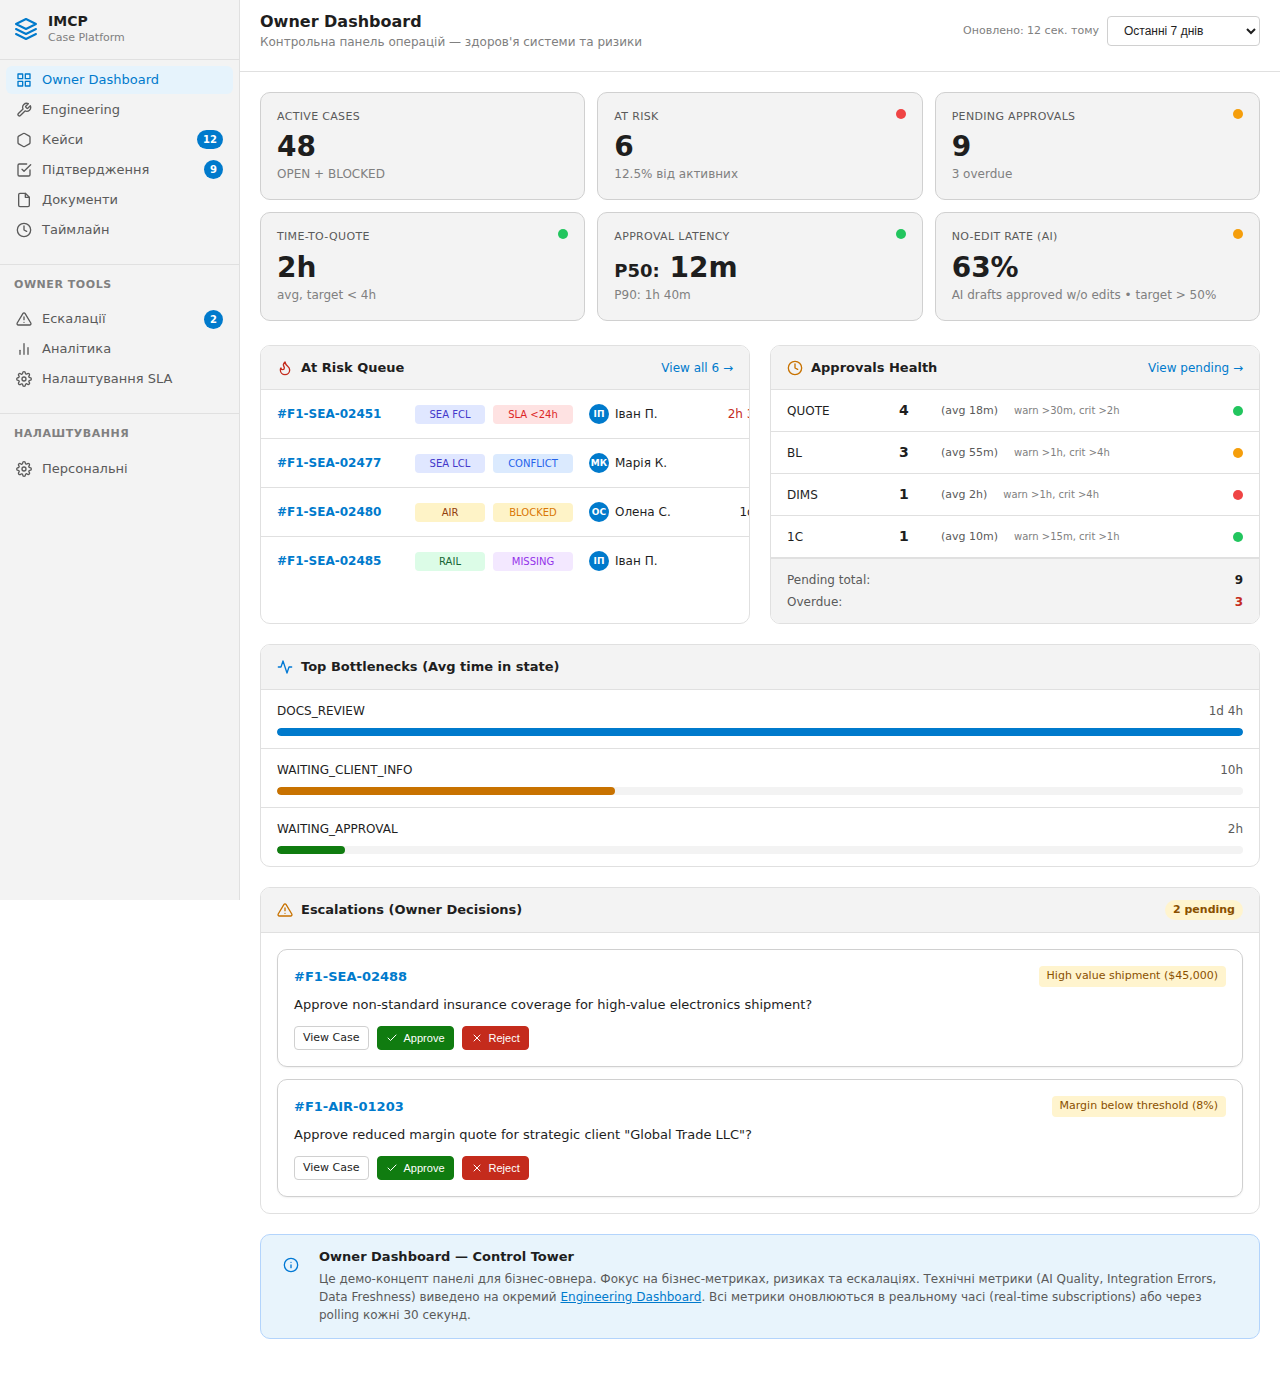
<file: docs/demo/owner-dashboard.html>
<!DOCTYPE html>
<html lang="uk">
<head>
  <meta charset="UTF-8">
  <meta name="viewport" content="width=device-width, initial-scale=1.0">
  <title>Owner Dashboard — IMCP</title>
  <link rel="stylesheet" href="styles.css">
  <style>
    /* Owner Dashboard specific styles */
    .dashboard-header {
      display: flex;
      align-items: center;
      justify-content: space-between;
      margin-bottom: 8px;
    }
    
    .period-selector {
      display: flex;
      align-items: center;
      gap: 8px;
    }
    
    .period-selector select {
      padding: 6px 12px;
      border: 1px solid var(--border);
      border-radius: var(--radius-sm);
      background: var(--bg-editor);
      font-size: 12px;
      color: var(--text);
    }
    
    .last-updated {
      font-size: 11px;
      color: var(--text-muted);
    }
    
    /* KPI Tiles Grid */
    .kpi-grid {
      display: grid;
      grid-template-columns: repeat(6, 1fr);
      gap: 12px;
      margin-bottom: 24px;
    }
    
    @media (max-width: 1400px) {
      .kpi-grid {
        grid-template-columns: repeat(3, 1fr);
      }
    }
    
    @media (max-width: 768px) {
      .kpi-grid {
        grid-template-columns: repeat(2, 1fr);
      }
    }
    
    .kpi-tile {
      background: var(--bg-sidebar);
      border: 1px solid var(--border);
      border-radius: var(--radius-lg);
      padding: 16px;
      cursor: pointer;
      transition: all var(--transition);
    }
    
    .kpi-tile:hover {
      border-color: var(--accent);
      box-shadow: var(--shadow-md);
    }
    
    .kpi-header {
      display: flex;
      align-items: flex-start;
      justify-content: space-between;
      margin-bottom: 8px;
    }
    
    .kpi-label {
      font-size: 11px;
      color: var(--text-secondary);
      text-transform: uppercase;
      letter-spacing: 0.03em;
    }
    
    .kpi-indicator {
      width: 10px;
      height: 10px;
      border-radius: 50%;
    }
    
    .kpi-indicator.ok { background: #22C55E; }
    .kpi-indicator.warning { background: #F59E0B; }
    .kpi-indicator.critical { background: #EF4444; }
    
    .kpi-value {
      font-size: 28px;
      font-weight: 600;
      color: var(--text);
      line-height: 1;
      margin-bottom: 4px;
    }
    
    .kpi-subvalue {
      font-size: 12px;
      color: var(--text-muted);
    }
    
    /* Dashboard Grid */
    .dashboard-grid {
      display: grid;
      grid-template-columns: 1fr 1fr;
      gap: 20px;
      margin-bottom: 20px;
    }
    
    @media (max-width: 1200px) {
      .dashboard-grid {
        grid-template-columns: 1fr;
      }
    }
    
    .dashboard-card {
      background: var(--bg-editor);
      border: 1px solid var(--divider);
      border-radius: var(--radius-lg);
      overflow: hidden;
    }
    
    .dashboard-card-header {
      display: flex;
      align-items: center;
      justify-content: space-between;
      padding: 12px 16px;
      background: var(--bg-panel);
      border-bottom: 1px solid var(--divider);
    }
    
    .dashboard-card-title {
      display: flex;
      align-items: center;
      gap: 8px;
      font-size: 13px;
      font-weight: 600;
      color: var(--text);
    }
    
    .dashboard-card-title svg {
      width: 16px;
      height: 16px;
    }
    
    .dashboard-card-body {
      padding: 0;
    }
    
    /* Risk Queue */
    .risk-row {
      display: grid;
      grid-template-columns: 130px 70px 80px 1fr 110px 90px 60px;
      align-items: center;
      gap: 8px;
      padding: 12px 16px;
      border-bottom: 1px solid var(--divider);
      font-size: 12px;
      cursor: pointer;
      transition: background var(--transition);
    }
    
    .risk-row:hover {
      background: var(--bg-hover);
    }
    
    .risk-row:last-child {
      border-bottom: none;
    }
    
    .risk-badge {
      display: inline-block;
      font-size: 10px;
      padding: 2px 6px;
      border-radius: var(--radius-sm);
      font-weight: 500;
      text-align: center;
      white-space: nowrap;
    }
    
    .risk-badge.sla { background: #FEE2E2; color: #DC2626; }
    .risk-badge.blocked { background: #FEF3C7; color: #D97706; }
    .risk-badge.conflict { background: #DBEAFE; color: #2563EB; }
    .risk-badge.missing { background: #F3E8FF; color: #9333EA; }
    
    .risk-state {
      font-family: 'SF Mono', 'Monaco', 'Inconsolata', monospace;
      font-size: 11px;
      color: var(--text-secondary);
      overflow: hidden;
      text-overflow: ellipsis;
      white-space: nowrap;
    }
    
    .risk-owner {
      display: flex;
      align-items: center;
      gap: 6px;
      white-space: nowrap;
    }
    
    .risk-sla {
      font-weight: 500;
      text-align: right;
      white-space: nowrap;
    }
    
    .risk-sla.danger { color: var(--danger); }
    .risk-sla.warning { color: var(--warning); }
    
    .risk-case-id {
      font-weight: 600;
      color: var(--accent);
    }
    
    /* Approvals Health */
    .approval-health-row {
      display: flex;
      align-items: center;
      justify-content: space-between;
      padding: 10px 16px;
      border-bottom: 1px solid var(--divider);
    }
    
    .approval-health-row:last-child {
      border-bottom: none;
    }
    
    .approval-type-info {
      display: flex;
      align-items: center;
      gap: 12px;
    }
    
    .approval-type-name {
      font-size: 12px;
      font-weight: 500;
      color: var(--text);
      min-width: 100px;
    }
    
    .approval-count {
      font-size: 14px;
      font-weight: 600;
      color: var(--text);
      min-width: 30px;
    }
    
    .approval-avg {
      font-size: 11px;
      color: var(--text-secondary);
    }
    
    /* Bottlenecks */
    .bottleneck-item {
      padding: 12px 16px;
      border-bottom: 1px solid var(--divider);
    }
    
    .bottleneck-item:last-child {
      border-bottom: none;
    }
    
    .bottleneck-header {
      display: flex;
      justify-content: space-between;
      margin-bottom: 8px;
    }
    
    .bottleneck-state {
      font-size: 12px;
      font-weight: 500;
      color: var(--text);
    }
    
    .bottleneck-time {
      font-size: 12px;
      color: var(--text-secondary);
    }
    
    .bottleneck-bar {
      height: 8px;
      background: var(--bg-panel);
      border-radius: 4px;
      overflow: hidden;
    }
    
    .bottleneck-bar-fill {
      height: 100%;
      background: var(--accent);
      border-radius: 4px;
    }
    
    /* Escalations */
    .escalation-card {
      background: var(--bg-editor);
      border: 1px solid var(--border);
      border-radius: var(--radius-lg);
      padding: 16px;
      margin-bottom: 12px;
      box-shadow: var(--shadow-sm);
    }
    
    .escalation-card:last-child {
      margin-bottom: 0;
    }
    
    .escalation-header {
      display: flex;
      align-items: center;
      justify-content: space-between;
      margin-bottom: 8px;
    }
    
    .escalation-case {
      font-weight: 600;
      color: var(--accent);
      font-size: 13px;
    }
    
    .escalation-reason {
      font-size: 11px;
      padding: 2px 8px;
      background: var(--warning-bg);
      color: var(--warning-text);
      border-radius: var(--radius-sm);
    }
    
    .escalation-question {
      font-size: 13px;
      color: var(--text);
      margin-bottom: 12px;
    }
    
    .escalation-actions {
      display: flex;
      gap: 8px;
    }
    
    /* Full width section */
    .full-width-section {
      margin-bottom: 20px;
    }
    
    .view-all-link {
      font-size: 12px;
      color: var(--accent);
      text-decoration: none;
    }
    
    .view-all-link:hover {
      text-decoration: underline;
    }
    
    .escalation-pending-count {
      background: var(--warning-bg);
      color: var(--warning-text);
      font-size: 11px;
      padding: 2px 8px;
      border-radius: 10px;
      font-weight: 600;
    }
    
    .escalation-cards-container {
      padding: 16px;
    }
  </style>
</head>
<body>
  <div class="layout">
    <!-- Sidebar -->
    <aside class="sidebar">
      <a href="../index.html" class="sidebar-logo" style="text-decoration: none; color: inherit;">
        <svg xmlns="http://www.w3.org/2000/svg" viewBox="0 0 24 24" fill="none" stroke="currentColor" stroke-width="2" stroke-linecap="round" stroke-linejoin="round">
          <path d="M12 2L2 7l10 5 10-5-10-5z"/>
          <path d="M2 17l10 5 10-5"/>
          <path d="M2 12l10 5 10-5"/>
        </svg>
        <div>
          <h1>IMCP</h1>
          <span>Case Platform</span>
        </div>
      </a>

      <nav>
        <ul class="sidebar-nav">
          <li>
            <a href="owner-dashboard.html" class="active">
              <svg xmlns="http://www.w3.org/2000/svg" viewBox="0 0 24 24" fill="none" stroke="currentColor" stroke-width="2" stroke-linecap="round" stroke-linejoin="round">
                <rect x="3" y="3" width="7" height="7"/>
                <rect x="14" y="3" width="7" height="7"/>
                <rect x="14" y="14" width="7" height="7"/>
                <rect x="3" y="14" width="7" height="7"/>
              </svg>
              Owner Dashboard
            </a>
          </li>
          <li>
            <a href="engineering-dashboard.html">
              <svg xmlns="http://www.w3.org/2000/svg" viewBox="0 0 24 24" fill="none" stroke="currentColor" stroke-width="2" stroke-linecap="round" stroke-linejoin="round">
                <path d="M14.7 6.3a1 1 0 0 0 0 1.4l1.6 1.6a1 1 0 0 0 1.4 0l3.77-3.77a6 6 0 0 1-7.94 7.94l-6.91 6.91a2.12 2.12 0 0 1-3-3l6.91-6.91a6 6 0 0 1 7.94-7.94l-3.76 3.76z"/>
              </svg>
              Engineering
            </a>
          </li>
          <li>
            <a href="case-list.html">
              <svg xmlns="http://www.w3.org/2000/svg" viewBox="0 0 24 24" fill="none" stroke="currentColor" stroke-width="2" stroke-linecap="round" stroke-linejoin="round">
                <path d="M21 16V8a2 2 0 0 0-1-1.73l-7-4a2 2 0 0 0-2 0l-7 4A2 2 0 0 0 3 8v8a2 2 0 0 0 1 1.73l7 4a2 2 0 0 0 2 0l7-4A2 2 0 0 0 21 16z"/>
              </svg>
              Кейси
              <span class="nav-badge">12</span>
            </a>
          </li>
          <li>
            <a href="approvals.html">
              <svg xmlns="http://www.w3.org/2000/svg" viewBox="0 0 24 24" fill="none" stroke="currentColor" stroke-width="2" stroke-linecap="round" stroke-linejoin="round">
                <polyline points="9 11 12 14 22 4"/>
                <path d="M21 12v7a2 2 0 0 1-2 2H5a2 2 0 0 1-2-2V5a2 2 0 0 1 2-2h11"/>
              </svg>
              Підтвердження
              <span class="nav-badge">9</span>
            </a>
          </li>
          <li>
            <a href="documents.html">
              <svg xmlns="http://www.w3.org/2000/svg" viewBox="0 0 24 24" fill="none" stroke="currentColor" stroke-width="2" stroke-linecap="round" stroke-linejoin="round">
                <path d="M14 2H6a2 2 0 0 0-2 2v16a2 2 0 0 0 2 2h12a2 2 0 0 0 2-2V8z"/>
                <polyline points="14 2 14 8 20 8"/>
              </svg>
              Документи
            </a>
          </li>
          <li>
            <a href="timeline.html">
              <svg xmlns="http://www.w3.org/2000/svg" viewBox="0 0 24 24" fill="none" stroke="currentColor" stroke-width="2" stroke-linecap="round" stroke-linejoin="round">
                <circle cx="12" cy="12" r="10"/>
                <polyline points="12 6 12 12 16 14"/>
              </svg>
              Таймлайн
            </a>
          </li>
        </ul>

        <div class="sidebar-section">
          <div class="sidebar-section-title">Owner Tools</div>
          <ul class="sidebar-nav">
            <li>
              <a href="#">
                <svg xmlns="http://www.w3.org/2000/svg" viewBox="0 0 24 24" fill="none" stroke="currentColor" stroke-width="2" stroke-linecap="round" stroke-linejoin="round">
                  <path d="M10.29 3.86L1.82 18a2 2 0 0 0 1.71 3h16.94a2 2 0 0 0 1.71-3L13.71 3.86a2 2 0 0 0-3.42 0z"/>
                  <line x1="12" y1="9" x2="12" y2="13"/>
                  <line x1="12" y1="17" x2="12.01" y2="17"/>
                </svg>
                Ескалації
                <span class="nav-badge">2</span>
              </a>
            </li>
            <li>
              <a href="#">
                <svg xmlns="http://www.w3.org/2000/svg" viewBox="0 0 24 24" fill="none" stroke="currentColor" stroke-width="2" stroke-linecap="round" stroke-linejoin="round">
                  <line x1="18" y1="20" x2="18" y2="10"/>
                  <line x1="12" y1="20" x2="12" y2="4"/>
                  <line x1="6" y1="20" x2="6" y2="14"/>
                </svg>
                Аналітика
              </a>
            </li>
            <li>
              <a href="#">
                <svg xmlns="http://www.w3.org/2000/svg" viewBox="0 0 24 24" fill="none" stroke="currentColor" stroke-width="2" stroke-linecap="round" stroke-linejoin="round">
                  <circle cx="12" cy="12" r="3"/>
                  <path d="M19.4 15a1.65 1.65 0 0 0 .33 1.82l.06.06a2 2 0 0 1 0 2.83 2 2 0 0 1-2.83 0l-.06-.06a1.65 1.65 0 0 0-1.82-.33 1.65 1.65 0 0 0-1 1.51V21a2 2 0 0 1-2 2 2 2 0 0 1-2-2v-.09A1.65 1.65 0 0 0 9 19.4a1.65 1.65 0 0 0-1.82.33l-.06.06a2 2 0 0 1-2.83 0 2 2 0 0 1 0-2.83l.06-.06a1.65 1.65 0 0 0 .33-1.82 1.65 1.65 0 0 0-1.51-1H3a2 2 0 0 1-2-2 2 2 0 0 1 2-2h.09A1.65 1.65 0 0 0 4.6 9a1.65 1.65 0 0 0-.33-1.82l-.06-.06a2 2 0 0 1 0-2.83 2 2 0 0 1 2.83 0l.06.06a1.65 1.65 0 0 0 1.82.33H9a1.65 1.65 0 0 0 1-1.51V3a2 2 0 0 1 2-2 2 2 0 0 1 2 2v.09a1.65 1.65 0 0 0 1 1.51 1.65 1.65 0 0 0 1.82-.33l.06-.06a2 2 0 0 1 2.83 0 2 2 0 0 1 0 2.83l-.06.06a1.65 1.65 0 0 0-.33 1.82V9a1.65 1.65 0 0 0 1.51 1H21a2 2 0 0 1 2 2 2 2 0 0 1-2 2h-.09a1.65 1.65 0 0 0-1.51 1z"/>
                </svg>
                Налаштування SLA
              </a>
            </li>
          </ul>
        </div>

        <div class="sidebar-section">
          <div class="sidebar-section-title">Налаштування</div>
          <ul class="sidebar-nav">
            <li>
              <a href="personal-settings.html">
                <svg xmlns="http://www.w3.org/2000/svg" viewBox="0 0 24 24" fill="none" stroke="currentColor" stroke-width="2" stroke-linecap="round" stroke-linejoin="round">
                  <circle cx="12" cy="12" r="3"/>
                  <path d="M19.4 15a1.65 1.65 0 0 0 .33 1.82l.06.06a2 2 0 0 1 0 2.83 2 2 0 0 1-2.83 0l-.06-.06a1.65 1.65 0 0 0-1.82-.33 1.65 1.65 0 0 0-1 1.51V21a2 2 0 0 1-2 2 2 2 0 0 1-2-2v-.09A1.65 1.65 0 0 0 9 19.4a1.65 1.65 0 0 0-1.82.33l-.06.06a2 2 0 0 1-2.83 0 2 2 0 0 1 0-2.83l.06-.06a1.65 1.65 0 0 0 .33-1.82 1.65 1.65 0 0 0-1.51-1H3a2 2 0 0 1-2-2 2 2 0 0 1 2-2h.09A1.65 1.65 0 0 0 4.6 9a1.65 1.65 0 0 0-.33-1.82l-.06-.06a2 2 0 0 1 0-2.83 2 2 0 0 1 2.83 0l.06.06a1.65 1.65 0 0 0 1.82.33H9a1.65 1.65 0 0 0 1-1.51V3a2 2 0 0 1 2-2 2 2 0 0 1 2 2v.09a1.65 1.65 0 0 0 1 1.51 1.65 1.65 0 0 0 1.82-.33l.06-.06a2 2 0 0 1 2.83 0 2 2 0 0 1 0 2.83l-.06.06a1.65 1.65 0 0 0-.33 1.82V9a1.65 1.65 0 0 0 1.51 1H21a2 2 0 0 1 2 2 2 2 0 0 1-2 2h-.09a1.65 1.65 0 0 0-1.51 1z"/>
                </svg>
                Персональні
              </a>
            </li>
          </ul>
        </div>
      </nav>
    </aside>

    <!-- Main Content -->
    <main class="main-content">
      <!-- Header -->
      <header class="page-header">
        <div class="dashboard-header">
          <div>
            <h2>Owner Dashboard</h2>
            <p class="text-sm text-muted">Контрольна панель операцій — здоров'я системи та ризики</p>
          </div>
          <div class="period-selector">
            <span class="last-updated">Оновлено: 12 сек. тому</span>
            <select>
              <option>Останні 7 днів</option>
              <option>Останні 30 днів</option>
              <option>Цей місяць</option>
              <option>Довільний період...</option>
            </select>
          </div>
        </div>
      </header>

      <!-- Content -->
      <div class="page-content">
        
        <!-- KPI Tiles -->
        <div class="kpi-grid">
          <div class="kpi-tile" onclick="alert('Drill-down: Active Cases')">
            <div class="kpi-header">
              <span class="kpi-label">Active Cases</span>
            </div>
            <div class="kpi-value">48</div>
            <div class="kpi-subvalue">OPEN + BLOCKED</div>
          </div>
          
          <div class="kpi-tile" onclick="alert('Drill-down: At Risk Queue')">
            <div class="kpi-header">
              <span class="kpi-label">At Risk</span>
              <span class="kpi-indicator critical"></span>
            </div>
            <div class="kpi-value">6</div>
            <div class="kpi-subvalue">12.5% від активних</div>
          </div>
          
          <div class="kpi-tile" onclick="alert('Drill-down: Pending Approvals')">
            <div class="kpi-header">
              <span class="kpi-label">Pending Approvals</span>
              <span class="kpi-indicator warning"></span>
            </div>
            <div class="kpi-value">9</div>
            <div class="kpi-subvalue">3 overdue</div>
          </div>
          
          <div class="kpi-tile" onclick="alert('Drill-down: Time to Quote')">
            <div class="kpi-header">
              <span class="kpi-label">Time-to-Quote</span>
              <span class="kpi-indicator ok"></span>
            </div>
            <div class="kpi-value">2h</div>
            <div class="kpi-subvalue">avg, target &lt; 4h</div>
          </div>
          
          <div class="kpi-tile" onclick="alert('Drill-down: Approval Latency')">
            <div class="kpi-header">
              <span class="kpi-label">Approval Latency</span>
              <span class="kpi-indicator ok"></span>
            </div>
            <div class="kpi-value">
              <span style="font-size: 18px;">P50:</span> 12m
            </div>
            <div class="kpi-subvalue">P90: 1h 40m</div>
          </div>
          
          <div class="kpi-tile" onclick="alert('Drill-down: No-edit Rate (AI)')">
            <div class="kpi-header">
              <span class="kpi-label">No-edit Rate (AI)</span>
              <span class="kpi-indicator warning"></span>
            </div>
            <div class="kpi-value">63%</div>
            <div class="kpi-subvalue">AI drafts approved w/o edits • target &gt; 50%</div>
          </div>
        </div>
        
        <!-- Two Column Grid: At Risk + Approvals Health -->
        <div class="dashboard-grid">
          
          <!-- At Risk Queue -->
          <div class="dashboard-card">
            <div class="dashboard-card-header">
              <div class="dashboard-card-title">
                <svg xmlns="http://www.w3.org/2000/svg" viewBox="0 0 24 24" fill="none" stroke="currentColor" stroke-width="2" stroke-linecap="round" stroke-linejoin="round" style="color: var(--danger);">
                  <path d="M8.5 14.5A2.5 2.5 0 0 0 11 12c0-1.38-.5-2-1-3-1.072-2.143-.224-4.054 2-6 .5 2.5 2 4.9 4 6.5 2 1.6 3 3.5 3 5.5a7 7 0 1 1-14 0c0-1.153.433-2.294 1-3a2.5 2.5 0 0 0 2.5 2.5z"/>
                </svg>
                At Risk Queue
              </div>
              <a href="#" class="view-all-link">View all 6 →</a>
            </div>
            <div class="dashboard-card-body">
              <div class="risk-row" onclick="window.location='case-detail.html'">
                <span class="risk-case-id">#F1-SEA-02451</span>
                <span class="risk-badge" style="background: #e0e7ff; color: #4338ca;">SEA FCL</span>
                <span class="risk-badge sla">SLA &lt;24h</span>
                <span class="risk-state">WAITING_CLIENT_INFO</span>
                <span class="risk-owner">
                  <span class="avatar avatar-sm">ІП</span>
                  Іван П.
                </span>
                <span class="risk-sla danger">2h 30m left</span>
                <button class="btn btn-sm btn-secondary">View</button>
              </div>
              
              <div class="risk-row" onclick="window.location='case-detail.html'">
                <span class="risk-case-id">#F1-SEA-02477</span>
                <span class="risk-badge" style="background: #e0e7ff; color: #4338ca;">SEA LCL</span>
                <span class="risk-badge conflict">CONFLICT</span>
                <span class="risk-state">DOCS_REVIEW</span>
                <span class="risk-owner">
                  <span class="avatar avatar-sm">МК</span>
                  Марія К.
                </span>
                <span class="risk-sla warning">8h left</span>
                <button class="btn btn-sm btn-secondary">View</button>
              </div>
              
              <div class="risk-row" onclick="window.location='case-detail.html'">
                <span class="risk-case-id">#F1-SEA-02480</span>
                <span class="risk-badge" style="background: #fef3c7; color: #92400e;">AIR</span>
                <span class="risk-badge blocked">BLOCKED</span>
                <span class="risk-state">WAITING_BROKER</span>
                <span class="risk-owner">
                  <span class="avatar avatar-sm">ОС</span>
                  Олена С.
                </span>
                <span class="risk-sla">1d 4h left</span>
                <button class="btn btn-sm btn-secondary">View</button>
              </div>
              
              <div class="risk-row" onclick="window.location='case-detail.html'">
                <span class="risk-case-id">#F1-SEA-02485</span>
                <span class="risk-badge" style="background: #dcfce7; color: #166534;">RAIL</span>
                <span class="risk-badge missing">MISSING</span>
                <span class="risk-state">CLIENT_INFO</span>
                <span class="risk-owner">
                  <span class="avatar avatar-sm">ІП</span>
                  Іван П.
                </span>
                <span class="risk-sla">2d left</span>
                <button class="btn btn-sm btn-secondary">View</button>
              </div>
            </div>
          </div>
          
          <!-- Approvals Health -->
          <div class="dashboard-card">
            <div class="dashboard-card-header">
              <div class="dashboard-card-title">
                <svg xmlns="http://www.w3.org/2000/svg" viewBox="0 0 24 24" fill="none" stroke="currentColor" stroke-width="2" stroke-linecap="round" stroke-linejoin="round" style="color: var(--warning);">
                  <circle cx="12" cy="12" r="10"/>
                  <polyline points="12 6 12 12 16 14"/>
                </svg>
                Approvals Health
              </div>
              <a href="approvals.html" class="view-all-link">View pending →</a>
            </div>
            <div class="dashboard-card-body">
              <div class="approval-health-row">
                <div class="approval-type-info">
                  <span class="approval-type-name">QUOTE</span>
                  <span class="approval-count">4</span>
                  <span class="approval-avg">(avg 18m)</span>
                  <span class="approval-threshold" style="font-size:10px;color:var(--text-muted);margin-left:4px;">warn &gt;30m, crit &gt;2h</span>
                </div>
                <span class="kpi-indicator ok"></span>
              </div>
              
              <div class="approval-health-row">
                <div class="approval-type-info">
                  <span class="approval-type-name">BL</span>
                  <span class="approval-count">3</span>
                  <span class="approval-avg">(avg 55m)</span>
                  <span class="approval-threshold" style="font-size:10px;color:var(--text-muted);margin-left:4px;">warn &gt;1h, crit &gt;4h</span>
                </div>
                <span class="kpi-indicator warning"></span>
              </div>
              
              <div class="approval-health-row">
                <div class="approval-type-info">
                  <span class="approval-type-name">DIMS</span>
                  <span class="approval-count">1</span>
                  <span class="approval-avg">(avg 2h)</span>
                  <span class="approval-threshold" style="font-size:10px;color:var(--text-muted);margin-left:4px;">warn &gt;1h, crit &gt;4h</span>
                </div>
                <span class="kpi-indicator critical"></span>
              </div>
              
              <div class="approval-health-row">
                <div class="approval-type-info">
                  <span class="approval-type-name">1C</span>
                  <span class="approval-count">1</span>
                  <span class="approval-avg">(avg 10m)</span>
                  <span class="approval-threshold" style="font-size:10px;color:var(--text-muted);margin-left:4px;">warn &gt;15m, crit &gt;1h</span>
                </div>
                <span class="kpi-indicator ok"></span>
              </div>
              
              <div style="padding: 12px 16px; border-top: 1px solid var(--divider); background: var(--bg-panel);">
                <div style="display: flex; justify-content: space-between; font-size: 12px;">
                  <span style="color: var(--text-secondary);">Pending total:</span>
                  <span style="font-weight: 600;">9</span>
                </div>
                <div style="display: flex; justify-content: space-between; font-size: 12px; margin-top: 4px;">
                  <span style="color: var(--text-secondary);">Overdue:</span>
                  <span style="font-weight: 600; color: var(--danger);">3</span>
                </div>
              </div>
            </div>
          </div>
        </div>
        
        <!-- Top Bottlenecks -->
        <div class="full-width-section">
          <div class="dashboard-card">
            <div class="dashboard-card-header">
              <div class="dashboard-card-title">
                <svg xmlns="http://www.w3.org/2000/svg" viewBox="0 0 24 24" fill="none" stroke="currentColor" stroke-width="2" stroke-linecap="round" stroke-linejoin="round" style="color: var(--info);">
                  <path d="M22 12h-4l-3 9L9 3l-3 9H2"/>
                </svg>
                Top Bottlenecks (Avg time in state)
              </div>
            </div>
            <div class="dashboard-card-body">
              <div class="bottleneck-item">
                <div class="bottleneck-header">
                  <span class="bottleneck-state">DOCS_REVIEW</span>
                  <span class="bottleneck-time">1d 4h</span>
                </div>
                <div class="bottleneck-bar">
                  <div class="bottleneck-bar-fill" style="width: 100%;"></div>
                </div>
              </div>
              
              <div class="bottleneck-item">
                <div class="bottleneck-header">
                  <span class="bottleneck-state">WAITING_CLIENT_INFO</span>
                  <span class="bottleneck-time">10h</span>
                </div>
                <div class="bottleneck-bar">
                  <div class="bottleneck-bar-fill" style="width: 35%; background: var(--warning);"></div>
                </div>
              </div>
              
              <div class="bottleneck-item">
                <div class="bottleneck-header">
                  <span class="bottleneck-state">WAITING_APPROVAL</span>
                  <span class="bottleneck-time">2h</span>
                </div>
                <div class="bottleneck-bar">
                  <div class="bottleneck-bar-fill" style="width: 7%; background: var(--success);"></div>
                </div>
              </div>
            </div>
          </div>
        </div>
        
        <!-- Escalations (Owner Decisions) -->
        <div class="full-width-section">
          <div class="dashboard-card">
            <div class="dashboard-card-header">
              <div class="dashboard-card-title">
                <svg xmlns="http://www.w3.org/2000/svg" viewBox="0 0 24 24" fill="none" stroke="currentColor" stroke-width="2" stroke-linecap="round" stroke-linejoin="round" style="color: var(--warning);">
                  <path d="M10.29 3.86L1.82 18a2 2 0 0 0 1.71 3h16.94a2 2 0 0 0 1.71-3L13.71 3.86a2 2 0 0 0-3.42 0z"/>
                  <line x1="12" y1="9" x2="12" y2="13"/>
                  <line x1="12" y1="17" x2="12.01" y2="17"/>
                </svg>
                Escalations (Owner Decisions)
              </div>
              <span class="escalation-pending-count">2 pending</span>
            </div>
            <div class="escalation-cards-container">
              
              <div class="escalation-card">
                <div class="escalation-header">
                  <span class="escalation-case">#F1-SEA-02488</span>
                  <span class="escalation-reason">High value shipment ($45,000)</span>
                </div>
                <div class="escalation-question">
                  Approve non-standard insurance coverage for high-value electronics shipment?
                </div>
                <div class="escalation-actions">
                  <a href="case-detail.html" class="btn btn-sm btn-secondary">View Case</a>
                  <button class="btn btn-sm btn-success" onclick="alert('Approved! Event logged to case_events')">
                    <svg xmlns="http://www.w3.org/2000/svg" width="12" height="12" viewBox="0 0 24 24" fill="none" stroke="currentColor" stroke-width="2" stroke-linecap="round" stroke-linejoin="round">
                      <polyline points="20 6 9 17 4 12"/>
                    </svg>
                    Approve
                  </button>
                  <button class="btn btn-sm btn-danger" onclick="alert('Rejection requires comment (MVP)')">
                    <svg xmlns="http://www.w3.org/2000/svg" width="12" height="12" viewBox="0 0 24 24" fill="none" stroke="currentColor" stroke-width="2" stroke-linecap="round" stroke-linejoin="round">
                      <line x1="18" y1="6" x2="6" y2="18"/>
                      <line x1="6" y1="6" x2="18" y2="18"/>
                    </svg>
                    Reject
                  </button>
                </div>
              </div>
              
              <div class="escalation-card">
                <div class="escalation-header">
                  <span class="escalation-case">#F1-AIR-01203</span>
                  <span class="escalation-reason">Margin below threshold (8%)</span>
                </div>
                <div class="escalation-question">
                  Approve reduced margin quote for strategic client "Global Trade LLC"?
                </div>
                <div class="escalation-actions">
                  <a href="case-detail.html" class="btn btn-sm btn-secondary">View Case</a>
                  <button class="btn btn-sm btn-success" onclick="alert('Approved! Event logged to case_events')">
                    <svg xmlns="http://www.w3.org/2000/svg" width="12" height="12" viewBox="0 0 24 24" fill="none" stroke="currentColor" stroke-width="2" stroke-linecap="round" stroke-linejoin="round">
                      <polyline points="20 6 9 17 4 12"/>
                    </svg>
                    Approve
                  </button>
                  <button class="btn btn-sm btn-danger" onclick="alert('Rejection requires comment (MVP)')">
                    <svg xmlns="http://www.w3.org/2000/svg" width="12" height="12" viewBox="0 0 24 24" fill="none" stroke="currentColor" stroke-width="2" stroke-linecap="round" stroke-linejoin="round">
                      <line x1="18" y1="6" x2="6" y2="18"/>
                      <line x1="6" y1="6" x2="18" y2="18"/>
                    </svg>
                    Reject
                  </button>
                </div>
              </div>
              
            </div>
          </div>
        </div>
        
        <!-- Info Banner -->
        <div class="info-banner">
          <div class="info-banner-content">
            <div class="info-banner-icon" style="background: var(--info-bg); color: var(--info);">
              <svg xmlns="http://www.w3.org/2000/svg" viewBox="0 0 24 24" fill="none" stroke="currentColor" stroke-width="2" stroke-linecap="round" stroke-linejoin="round">
                <circle cx="12" cy="12" r="10"/>
                <line x1="12" y1="16" x2="12" y2="12"/>
                <line x1="12" y1="8" x2="12.01" y2="8"/>
              </svg>
            </div>
            <div>
              <h4>Owner Dashboard — Control Tower</h4>
              <p>Це демо-концепт панелі для бізнес-овнера. Фокус на бізнес-метриках, ризиках та ескалаціях. Технічні метрики (AI Quality, Integration Errors, Data Freshness) виведено на окремий <a href="engineering-dashboard.html" style="color: var(--accent);">Engineering Dashboard</a>. Всі метрики оновлюються в реальному часі (real-time subscriptions) або через polling кожні 30 секунд.</p>
            </div>
          </div>
        </div>
        
      </div>
    </main>
  </div>
</body>
</html>
</file>
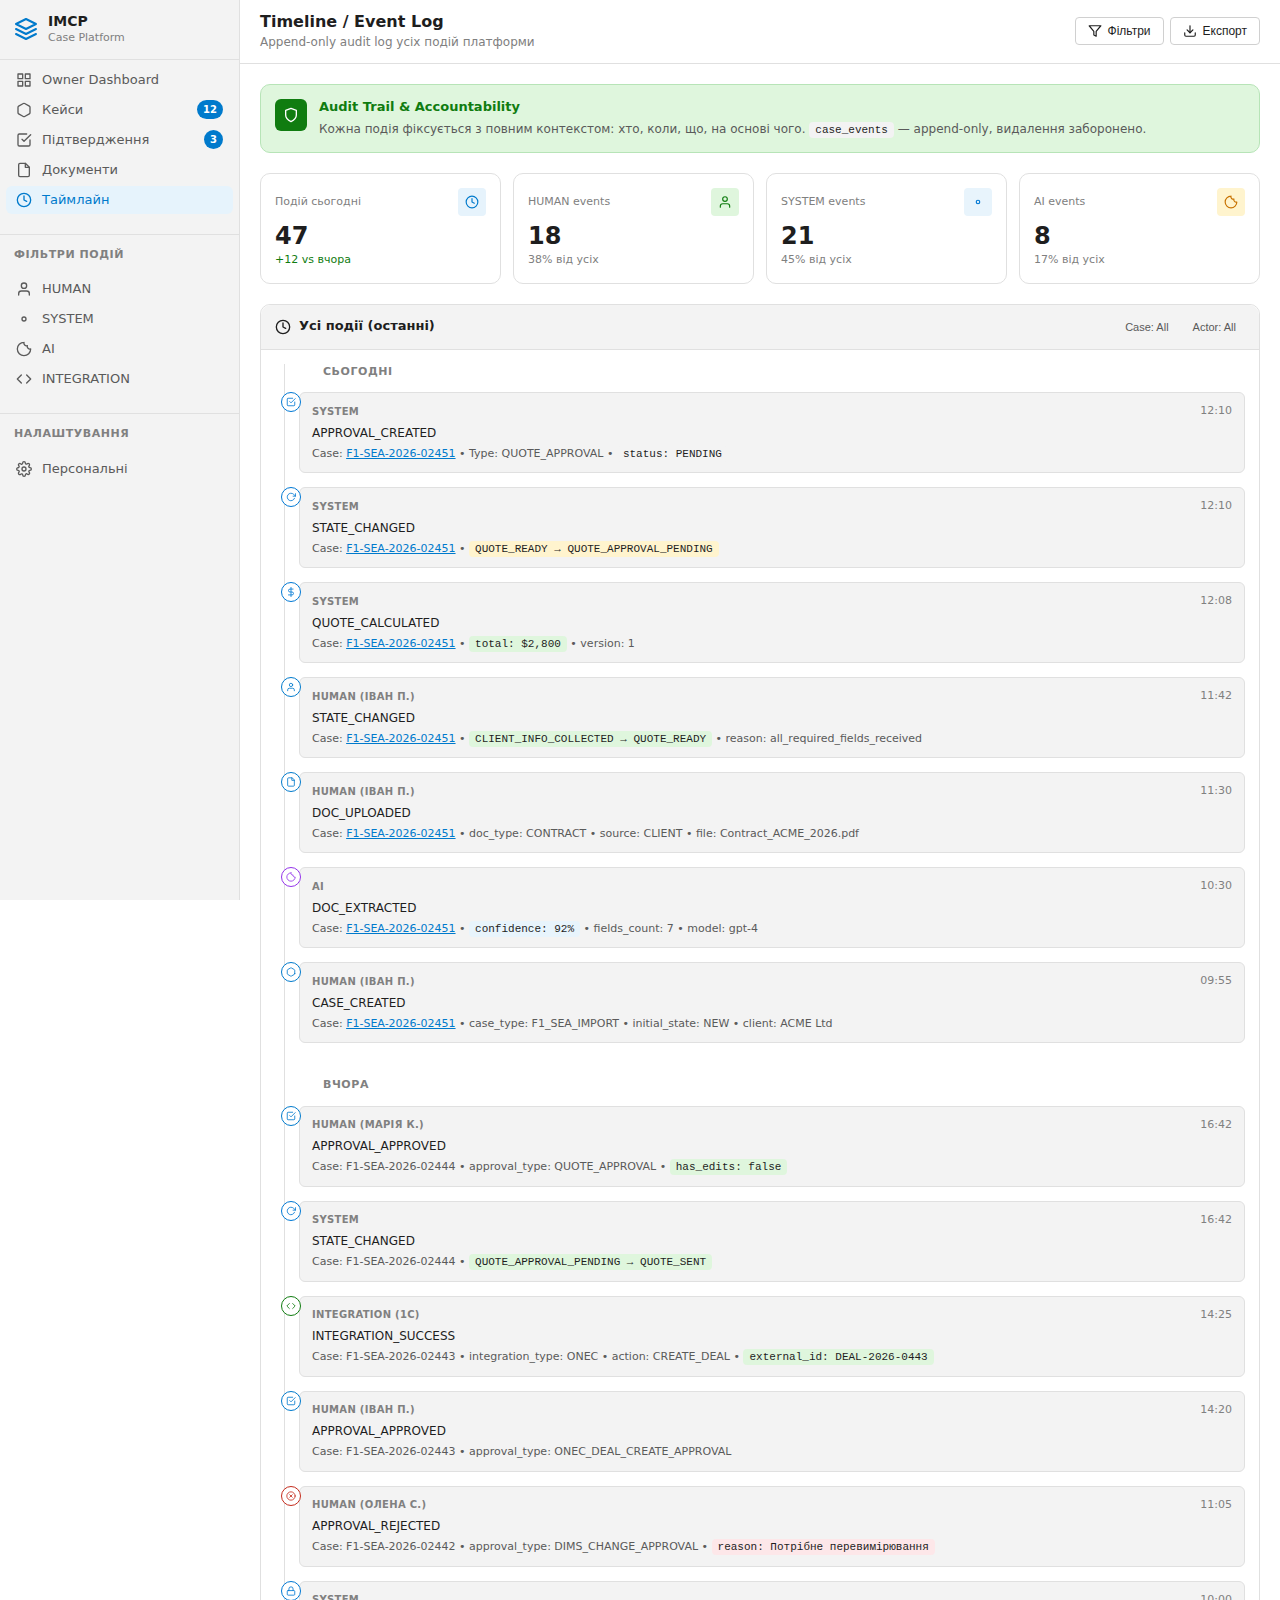
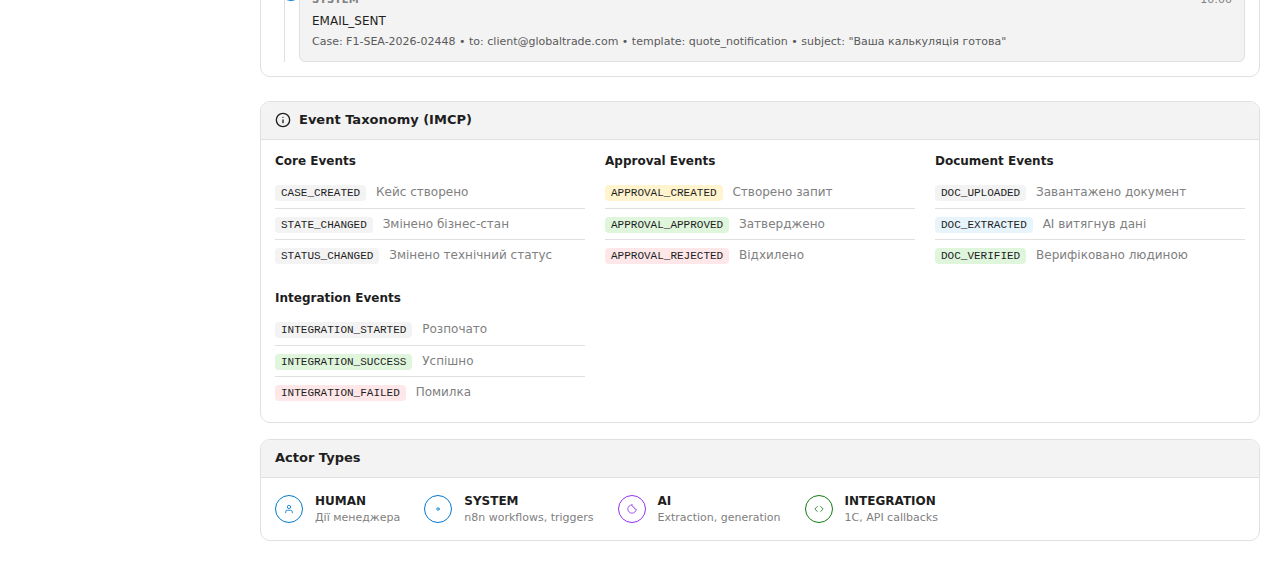
<file: docs/demo/timeline.html>
<!DOCTYPE html>
<html lang="uk">
<head>
  <meta charset="UTF-8">
  <meta name="viewport" content="width=device-width, initial-scale=1.0">
  <title>Timeline — IMCP</title>
  <link rel="stylesheet" href="styles.css">
</head>
<body>
  <div class="layout">
    <!-- Sidebar -->
    <aside class="sidebar">
      <a href="../index.html" class="sidebar-logo" style="text-decoration: none; color: inherit;">
        <svg xmlns="http://www.w3.org/2000/svg" viewBox="0 0 24 24" fill="none" stroke="currentColor" stroke-width="2" stroke-linecap="round" stroke-linejoin="round">
          <path d="M12 2L2 7l10 5 10-5-10-5z"/>
          <path d="M2 17l10 5 10-5"/>
          <path d="M2 12l10 5 10-5"/>
        </svg>
        <div>
          <h1>IMCP</h1>
          <span>Case Platform</span>
        </div>
      </a>

      <nav>
        <ul class="sidebar-nav">
          <li>
            <a href="owner-dashboard.html">
              <svg xmlns="http://www.w3.org/2000/svg" viewBox="0 0 24 24" fill="none" stroke="currentColor" stroke-width="2" stroke-linecap="round" stroke-linejoin="round">
                <rect x="3" y="3" width="7" height="7"/>
                <rect x="14" y="3" width="7" height="7"/>
                <rect x="14" y="14" width="7" height="7"/>
                <rect x="3" y="14" width="7" height="7"/>
              </svg>
              Owner Dashboard
            </a>
          </li>
          <li>
            <a href="case-list.html">
              <svg xmlns="http://www.w3.org/2000/svg" viewBox="0 0 24 24" fill="none" stroke="currentColor" stroke-width="2" stroke-linecap="round" stroke-linejoin="round">
                <path d="M21 16V8a2 2 0 0 0-1-1.73l-7-4a2 2 0 0 0-2 0l-7 4A2 2 0 0 0 3 8v8a2 2 0 0 0 1 1.73l7 4a2 2 0 0 0 2 0l7-4A2 2 0 0 0 21 16z"/>
              </svg>
              Кейси
              <span class="nav-badge">12</span>
            </a>
          </li>
          <li>
            <a href="approvals.html">
              <svg xmlns="http://www.w3.org/2000/svg" viewBox="0 0 24 24" fill="none" stroke="currentColor" stroke-width="2" stroke-linecap="round" stroke-linejoin="round">
                <polyline points="9 11 12 14 22 4"/>
                <path d="M21 12v7a2 2 0 0 1-2 2H5a2 2 0 0 1-2-2V5a2 2 0 0 1 2-2h11"/>
              </svg>
              Підтвердження
              <span class="nav-badge">3</span>
            </a>
          </li>
          <li>
            <a href="documents.html">
              <svg xmlns="http://www.w3.org/2000/svg" viewBox="0 0 24 24" fill="none" stroke="currentColor" stroke-width="2" stroke-linecap="round" stroke-linejoin="round">
                <path d="M14 2H6a2 2 0 0 0-2 2v16a2 2 0 0 0 2 2h12a2 2 0 0 0 2-2V8z"/>
                <polyline points="14 2 14 8 20 8"/>
              </svg>
              Документи
            </a>
          </li>
          <li>
            <a href="timeline.html" class="active">
              <svg xmlns="http://www.w3.org/2000/svg" viewBox="0 0 24 24" fill="none" stroke="currentColor" stroke-width="2" stroke-linecap="round" stroke-linejoin="round">
                <circle cx="12" cy="12" r="10"/>
                <polyline points="12 6 12 12 16 14"/>
              </svg>
              Таймлайн
            </a>
          </li>
        </ul>

        <div class="sidebar-section">
          <div class="sidebar-section-title">Фільтри подій</div>
          <ul class="sidebar-nav">
            <li>
              <a href="#">
                <svg xmlns="http://www.w3.org/2000/svg" viewBox="0 0 24 24" fill="none" stroke="currentColor" stroke-width="2" stroke-linecap="round" stroke-linejoin="round">
                  <path d="M20 21v-2a4 4 0 0 0-4-4H8a4 4 0 0 0-4 4v2"/>
                  <circle cx="12" cy="7" r="4"/>
                </svg>
                HUMAN
              </a>
            </li>
            <li>
              <a href="#">
                <svg xmlns="http://www.w3.org/2000/svg" viewBox="0 0 24 24" fill="none" stroke="currentColor" stroke-width="2" stroke-linecap="round" stroke-linejoin="round">
                  <circle cx="12" cy="12" r="3"/>
                </svg>
                SYSTEM
              </a>
            </li>
            <li>
              <a href="#">
                <svg xmlns="http://www.w3.org/2000/svg" viewBox="0 0 24 24" fill="none" stroke="currentColor" stroke-width="2" stroke-linecap="round" stroke-linejoin="round">
                  <path d="M12 2a10 10 0 1 0 10 10 4 4 0 0 1-5-5 4 4 0 0 1-5-5"/>
                </svg>
                AI
              </a>
            </li>
            <li>
              <a href="#">
                <svg xmlns="http://www.w3.org/2000/svg" viewBox="0 0 24 24" fill="none" stroke="currentColor" stroke-width="2" stroke-linecap="round" stroke-linejoin="round">
                  <polyline points="16 18 22 12 16 6"/>
                  <polyline points="8 6 2 12 8 18"/>
                </svg>
                INTEGRATION
              </a>
            </li>
          </ul>
        </div>

        <div class="sidebar-section">
          <div class="sidebar-section-title">Налаштування</div>
          <ul class="sidebar-nav">
            <li>
              <a href="personal-settings.html">
                <svg xmlns="http://www.w3.org/2000/svg" viewBox="0 0 24 24" fill="none" stroke="currentColor" stroke-width="2" stroke-linecap="round" stroke-linejoin="round">
                  <circle cx="12" cy="12" r="3"/>
                  <path d="M19.4 15a1.65 1.65 0 0 0 .33 1.82l.06.06a2 2 0 0 1 0 2.83 2 2 0 0 1-2.83 0l-.06-.06a1.65 1.65 0 0 0-1.82-.33 1.65 1.65 0 0 0-1 1.51V21a2 2 0 0 1-2 2 2 2 0 0 1-2-2v-.09A1.65 1.65 0 0 0 9 19.4a1.65 1.65 0 0 0-1.82.33l-.06.06a2 2 0 0 1-2.83 0 2 2 0 0 1 0-2.83l.06-.06a1.65 1.65 0 0 0 .33-1.82 1.65 1.65 0 0 0-1.51-1H3a2 2 0 0 1-2-2 2 2 0 0 1 2-2h.09A1.65 1.65 0 0 0 4.6 9a1.65 1.65 0 0 0-.33-1.82l-.06-.06a2 2 0 0 1 0-2.83 2 2 0 0 1 2.83 0l.06.06a1.65 1.65 0 0 0 1.82.33H9a1.65 1.65 0 0 0 1-1.51V3a2 2 0 0 1 2-2 2 2 0 0 1 2 2v.09a1.65 1.65 0 0 0 1 1.51 1.65 1.65 0 0 0 1.82-.33l.06-.06a2 2 0 0 1 2.83 0 2 2 0 0 1 0 2.83l-.06.06a1.65 1.65 0 0 0-.33 1.82V9a1.65 1.65 0 0 0 1.51 1H21a2 2 0 0 1 2 2 2 2 0 0 1-2 2h-.09a1.65 1.65 0 0 0-1.51 1z"/>
                </svg>
                Персональні
              </a>
            </li>
          </ul>
        </div>
      </nav>
    </aside>

    <!-- Main Content -->
    <main class="main-content">
      <!-- Header -->
      <header class="page-header">
        <div class="flex items-center justify-between">
          <div>
            <h2>Timeline / Event Log</h2>
            <p class="text-sm text-muted">Append-only audit log усіх подій платформи</p>
          </div>
          <div class="btn-group">
            <button class="btn btn-secondary">
              <svg xmlns="http://www.w3.org/2000/svg" width="14" height="14" viewBox="0 0 24 24" fill="none" stroke="currentColor" stroke-width="2" stroke-linecap="round" stroke-linejoin="round">
                <polygon points="22 3 2 3 10 12.46 10 19 14 21 14 12.46 22 3"/>
              </svg>
              Фільтри
            </button>
            <button class="btn btn-secondary">
              <svg xmlns="http://www.w3.org/2000/svg" width="14" height="14" viewBox="0 0 24 24" fill="none" stroke="currentColor" stroke-width="2" stroke-linecap="round" stroke-linejoin="round">
                <path d="M21 15v4a2 2 0 0 1-2 2H5a2 2 0 0 1-2-2v-4"/>
                <polyline points="7 10 12 15 17 10"/>
                <line x1="12" y1="15" x2="12" y2="3"/>
              </svg>
              Експорт
            </button>
          </div>
        </div>
      </header>

      <!-- Content -->
      <div class="page-content">
        <!-- Info Banner -->
        <div class="info-banner success">
          <div class="info-banner-content">
            <div class="info-banner-icon" style="background: var(--success); color: white;">
              <svg xmlns="http://www.w3.org/2000/svg" viewBox="0 0 24 24" fill="none" stroke="currentColor" stroke-width="2" stroke-linecap="round" stroke-linejoin="round">
                <path d="M12 22s8-4 8-10V5l-8-3-8 3v7c0 6 8 10 8 10z"/>
              </svg>
            </div>
            <div>
              <h4 style="color: var(--success);">Audit Trail & Accountability</h4>
              <p>
                Кожна подія фіксується з повним контекстом: хто, коли, що, на основі чого. 
                <code>case_events</code> — append-only, видалення заборонено.
              </p>
            </div>
          </div>
        </div>

        <!-- Stats -->
        <div class="stats-grid">
          <div class="stat-card">
            <div class="stat-header">
              <span class="stat-label">Подій сьогодні</span>
              <div class="stat-icon primary">
                <svg xmlns="http://www.w3.org/2000/svg" viewBox="0 0 24 24" fill="none" stroke="currentColor" stroke-width="2" stroke-linecap="round" stroke-linejoin="round">
                  <circle cx="12" cy="12" r="10"/>
                  <polyline points="12 6 12 12 16 14"/>
                </svg>
              </div>
            </div>
            <div class="stat-value">47</div>
            <div class="stat-change positive">+12 vs вчора</div>
          </div>

          <div class="stat-card">
            <div class="stat-header">
              <span class="stat-label">HUMAN events</span>
              <div class="stat-icon success">
                <svg xmlns="http://www.w3.org/2000/svg" viewBox="0 0 24 24" fill="none" stroke="currentColor" stroke-width="2" stroke-linecap="round" stroke-linejoin="round">
                  <path d="M20 21v-2a4 4 0 0 0-4-4H8a4 4 0 0 0-4 4v2"/>
                  <circle cx="12" cy="7" r="4"/>
                </svg>
              </div>
            </div>
            <div class="stat-value">18</div>
            <div class="stat-change">38% від усіх</div>
          </div>

          <div class="stat-card">
            <div class="stat-header">
              <span class="stat-label">SYSTEM events</span>
              <div class="stat-icon info">
                <svg xmlns="http://www.w3.org/2000/svg" viewBox="0 0 24 24" fill="none" stroke="currentColor" stroke-width="2" stroke-linecap="round" stroke-linejoin="round">
                  <circle cx="12" cy="12" r="3"/>
                </svg>
              </div>
            </div>
            <div class="stat-value">21</div>
            <div class="stat-change">45% від усіх</div>
          </div>

          <div class="stat-card">
            <div class="stat-header">
              <span class="stat-label">AI events</span>
              <div class="stat-icon warning">
                <svg xmlns="http://www.w3.org/2000/svg" viewBox="0 0 24 24" fill="none" stroke="currentColor" stroke-width="2" stroke-linecap="round" stroke-linejoin="round">
                  <path d="M12 2a10 10 0 1 0 10 10 4 4 0 0 1-5-5 4 4 0 0 1-5-5"/>
                </svg>
              </div>
            </div>
            <div class="stat-value">8</div>
            <div class="stat-change">17% від усіх</div>
          </div>
        </div>

        <!-- Timeline -->
        <div class="card">
          <div class="card-header">
            <h4 class="flex items-center gap-2">
              <svg xmlns="http://www.w3.org/2000/svg" width="16" height="16" viewBox="0 0 24 24" fill="none" stroke="currentColor" stroke-width="2" stroke-linecap="round" stroke-linejoin="round">
                <circle cx="12" cy="12" r="10"/>
                <polyline points="12 6 12 12 16 14"/>
              </svg>
              Усі події (останні)
            </h4>
            <div class="btn-group">
              <button class="btn btn-sm btn-ghost">Case: All</button>
              <button class="btn btn-sm btn-ghost">Actor: All</button>
            </div>
          </div>
          <div class="card-body">
            <div class="timeline">
              <!-- Today -->
              <div class="text-xs text-muted" style="text-transform: uppercase; letter-spacing: 0.05em; margin-bottom: 12px; padding-left: 24px; font-weight: 600;">
                Сьогодні
              </div>

              <div class="timeline-item">
                <div class="timeline-marker system">
                  <svg xmlns="http://www.w3.org/2000/svg" viewBox="0 0 24 24" fill="none" stroke="currentColor" stroke-width="2" stroke-linecap="round" stroke-linejoin="round">
                    <polyline points="9 11 12 14 22 4"/>
                    <path d="M21 12v7a2 2 0 0 1-2 2H5a2 2 0 0 1-2-2V5a2 2 0 0 1 2-2h11"/>
                  </svg>
                </div>
                <div class="timeline-content">
                  <div class="timeline-header">
                    <span class="timeline-actor">SYSTEM</span>
                    <span class="timeline-time">12:10</span>
                  </div>
                  <div class="timeline-event">APPROVAL_CREATED</div>
                  <div class="timeline-details">
                    Case: <a href="case-detail.html" style="color: var(--accent);">F1-SEA-2026-02451</a> • 
                    Type: QUOTE_APPROVAL • 
                    <code>status: PENDING</code>
                  </div>
                </div>
              </div>

              <div class="timeline-item">
                <div class="timeline-marker system">
                  <svg xmlns="http://www.w3.org/2000/svg" viewBox="0 0 24 24" fill="none" stroke="currentColor" stroke-width="2" stroke-linecap="round" stroke-linejoin="round">
                    <polyline points="23 4 23 10 17 10"/>
                    <path d="M20.49 15a9 9 0 1 1-2.12-9.36L23 10"/>
                  </svg>
                </div>
                <div class="timeline-content">
                  <div class="timeline-header">
                    <span class="timeline-actor">SYSTEM</span>
                    <span class="timeline-time">12:10</span>
                  </div>
                  <div class="timeline-event">STATE_CHANGED</div>
                  <div class="timeline-details">
                    Case: <a href="case-detail.html" style="color: var(--accent);">F1-SEA-2026-02451</a> • 
                    <code style="background: var(--warning-bg);">QUOTE_READY → QUOTE_APPROVAL_PENDING</code>
                  </div>
                </div>
              </div>

              <div class="timeline-item">
                <div class="timeline-marker system">
                  <svg xmlns="http://www.w3.org/2000/svg" viewBox="0 0 24 24" fill="none" stroke="currentColor" stroke-width="2" stroke-linecap="round" stroke-linejoin="round">
                    <line x1="12" y1="1" x2="12" y2="23"/>
                    <path d="M17 5H9.5a3.5 3.5 0 0 0 0 7h5a3.5 3.5 0 0 1 0 7H6"/>
                  </svg>
                </div>
                <div class="timeline-content">
                  <div class="timeline-header">
                    <span class="timeline-actor">SYSTEM</span>
                    <span class="timeline-time">12:08</span>
                  </div>
                  <div class="timeline-event">QUOTE_CALCULATED</div>
                  <div class="timeline-details">
                    Case: <a href="case-detail.html" style="color: var(--accent);">F1-SEA-2026-02451</a> • 
                    <code style="background: var(--success-bg);">total: $2,800</code> • 
                    version: 1
                  </div>
                </div>
              </div>

              <div class="timeline-item">
                <div class="timeline-marker human">
                  <svg xmlns="http://www.w3.org/2000/svg" viewBox="0 0 24 24" fill="none" stroke="currentColor" stroke-width="2" stroke-linecap="round" stroke-linejoin="round">
                    <path d="M20 21v-2a4 4 0 0 0-4-4H8a4 4 0 0 0-4 4v2"/>
                    <circle cx="12" cy="7" r="4"/>
                  </svg>
                </div>
                <div class="timeline-content">
                  <div class="timeline-header">
                    <span class="timeline-actor">HUMAN (Іван П.)</span>
                    <span class="timeline-time">11:42</span>
                  </div>
                  <div class="timeline-event">STATE_CHANGED</div>
                  <div class="timeline-details">
                    Case: <a href="case-detail.html" style="color: var(--accent);">F1-SEA-2026-02451</a> • 
                    <code style="background: var(--success-bg);">CLIENT_INFO_COLLECTED → QUOTE_READY</code> • 
                    reason: all_required_fields_received
                  </div>
                </div>
              </div>

              <div class="timeline-item">
                <div class="timeline-marker human">
                  <svg xmlns="http://www.w3.org/2000/svg" viewBox="0 0 24 24" fill="none" stroke="currentColor" stroke-width="2" stroke-linecap="round" stroke-linejoin="round">
                    <path d="M14 2H6a2 2 0 0 0-2 2v16a2 2 0 0 0 2 2h12a2 2 0 0 0 2-2V8z"/>
                    <polyline points="14 2 14 8 20 8"/>
                  </svg>
                </div>
                <div class="timeline-content">
                  <div class="timeline-header">
                    <span class="timeline-actor">HUMAN (Іван П.)</span>
                    <span class="timeline-time">11:30</span>
                  </div>
                  <div class="timeline-event">DOC_UPLOADED</div>
                  <div class="timeline-details">
                    Case: <a href="case-detail.html" style="color: var(--accent);">F1-SEA-2026-02451</a> • 
                    doc_type: CONTRACT • 
                    source: CLIENT • 
                    file: Contract_ACME_2026.pdf
                  </div>
                </div>
              </div>

              <div class="timeline-item">
                <div class="timeline-marker ai">
                  <svg xmlns="http://www.w3.org/2000/svg" viewBox="0 0 24 24" fill="none" stroke="currentColor" stroke-width="2" stroke-linecap="round" stroke-linejoin="round">
                    <path d="M12 2a10 10 0 1 0 10 10 4 4 0 0 1-5-5 4 4 0 0 1-5-5"/>
                  </svg>
                </div>
                <div class="timeline-content">
                  <div class="timeline-header">
                    <span class="timeline-actor">AI</span>
                    <span class="timeline-time">10:30</span>
                  </div>
                  <div class="timeline-event">DOC_EXTRACTED</div>
                  <div class="timeline-details">
                    Case: <a href="case-detail.html" style="color: var(--accent);">F1-SEA-2026-02451</a> • 
                    <code style="background: var(--info-bg);">confidence: 92%</code> • 
                    fields_count: 7 • 
                    model: gpt-4
                  </div>
                </div>
              </div>

              <div class="timeline-item">
                <div class="timeline-marker human">
                  <svg xmlns="http://www.w3.org/2000/svg" viewBox="0 0 24 24" fill="none" stroke="currentColor" stroke-width="2" stroke-linecap="round" stroke-linejoin="round">
                    <path d="M21 16V8a2 2 0 0 0-1-1.73l-7-4a2 2 0 0 0-2 0l-7 4A2 2 0 0 0 3 8v8a2 2 0 0 0 1 1.73l7 4a2 2 0 0 0 2 0l7-4A2 2 0 0 0 21 16z"/>
                  </svg>
                </div>
                <div class="timeline-content">
                  <div class="timeline-header">
                    <span class="timeline-actor">HUMAN (Іван П.)</span>
                    <span class="timeline-time">09:55</span>
                  </div>
                  <div class="timeline-event">CASE_CREATED</div>
                  <div class="timeline-details">
                    Case: <a href="case-detail.html" style="color: var(--accent);">F1-SEA-2026-02451</a> • 
                    case_type: F1_SEA_IMPORT • 
                    initial_state: NEW • 
                    client: ACME Ltd
                  </div>
                </div>
              </div>

              <!-- Yesterday -->
              <div class="text-xs text-muted" style="text-transform: uppercase; letter-spacing: 0.05em; margin: 20px 0 12px; padding-left: 24px; font-weight: 600;">
                Вчора
              </div>

              <div class="timeline-item">
                <div class="timeline-marker human">
                  <svg xmlns="http://www.w3.org/2000/svg" viewBox="0 0 24 24" fill="none" stroke="currentColor" stroke-width="2" stroke-linecap="round" stroke-linejoin="round">
                    <polyline points="9 11 12 14 22 4"/>
                    <path d="M21 12v7a2 2 0 0 1-2 2H5a2 2 0 0 1-2-2V5a2 2 0 0 1 2-2h11"/>
                  </svg>
                </div>
                <div class="timeline-content">
                  <div class="timeline-header">
                    <span class="timeline-actor">HUMAN (Марія К.)</span>
                    <span class="timeline-time">16:42</span>
                  </div>
                  <div class="timeline-event">APPROVAL_APPROVED</div>
                  <div class="timeline-details">
                    Case: F1-SEA-2026-02444 • 
                    approval_type: QUOTE_APPROVAL • 
                    <code style="background: var(--success-bg);">has_edits: false</code>
                  </div>
                </div>
              </div>

              <div class="timeline-item">
                <div class="timeline-marker system">
                  <svg xmlns="http://www.w3.org/2000/svg" viewBox="0 0 24 24" fill="none" stroke="currentColor" stroke-width="2" stroke-linecap="round" stroke-linejoin="round">
                    <polyline points="23 4 23 10 17 10"/>
                    <path d="M20.49 15a9 9 0 1 1-2.12-9.36L23 10"/>
                  </svg>
                </div>
                <div class="timeline-content">
                  <div class="timeline-header">
                    <span class="timeline-actor">SYSTEM</span>
                    <span class="timeline-time">16:42</span>
                  </div>
                  <div class="timeline-event">STATE_CHANGED</div>
                  <div class="timeline-details">
                    Case: F1-SEA-2026-02444 • 
                    <code style="background: var(--success-bg);">QUOTE_APPROVAL_PENDING → QUOTE_SENT</code>
                  </div>
                </div>
              </div>

              <div class="timeline-item">
                <div class="timeline-marker" style="border-color: var(--success);">
                  <svg xmlns="http://www.w3.org/2000/svg" viewBox="0 0 24 24" fill="none" stroke="var(--success)" stroke-width="2" stroke-linecap="round" stroke-linejoin="round">
                    <polyline points="16 18 22 12 16 6"/>
                    <polyline points="8 6 2 12 8 18"/>
                  </svg>
                </div>
                <div class="timeline-content">
                  <div class="timeline-header">
                    <span class="timeline-actor">INTEGRATION (1C)</span>
                    <span class="timeline-time">14:25</span>
                  </div>
                  <div class="timeline-event">INTEGRATION_SUCCESS</div>
                  <div class="timeline-details">
                    Case: F1-SEA-2026-02443 • 
                    integration_type: ONEC • 
                    action: CREATE_DEAL • 
                    <code style="background: var(--success-bg);">external_id: DEAL-2026-0443</code>
                  </div>
                </div>
              </div>

              <div class="timeline-item">
                <div class="timeline-marker human">
                  <svg xmlns="http://www.w3.org/2000/svg" viewBox="0 0 24 24" fill="none" stroke="currentColor" stroke-width="2" stroke-linecap="round" stroke-linejoin="round">
                    <polyline points="9 11 12 14 22 4"/>
                    <path d="M21 12v7a2 2 0 0 1-2 2H5a2 2 0 0 1-2-2V5a2 2 0 0 1 2-2h11"/>
                  </svg>
                </div>
                <div class="timeline-content">
                  <div class="timeline-header">
                    <span class="timeline-actor">HUMAN (Іван П.)</span>
                    <span class="timeline-time">14:20</span>
                  </div>
                  <div class="timeline-event">APPROVAL_APPROVED</div>
                  <div class="timeline-details">
                    Case: F1-SEA-2026-02443 • 
                    approval_type: ONEC_DEAL_CREATE_APPROVAL
                  </div>
                </div>
              </div>

              <div class="timeline-item">
                <div class="timeline-marker" style="border-color: var(--danger);">
                  <svg xmlns="http://www.w3.org/2000/svg" viewBox="0 0 24 24" fill="none" stroke="var(--danger)" stroke-width="2" stroke-linecap="round" stroke-linejoin="round">
                    <circle cx="12" cy="12" r="10"/>
                    <line x1="15" y1="9" x2="9" y2="15"/>
                    <line x1="9" y1="9" x2="15" y2="15"/>
                  </svg>
                </div>
                <div class="timeline-content">
                  <div class="timeline-header">
                    <span class="timeline-actor">HUMAN (Олена С.)</span>
                    <span class="timeline-time">11:05</span>
                  </div>
                  <div class="timeline-event">APPROVAL_REJECTED</div>
                  <div class="timeline-details">
                    Case: F1-SEA-2026-02442 • 
                    approval_type: DIMS_CHANGE_APPROVAL • 
                    <code style="background: var(--danger-bg);">reason: Потрібне перевимірювання</code>
                  </div>
                </div>
              </div>

              <div class="timeline-item">
                <div class="timeline-marker system">
                  <svg xmlns="http://www.w3.org/2000/svg" viewBox="0 0 24 24" fill="none" stroke="currentColor" stroke-width="2" stroke-linecap="round" stroke-linejoin="round">
                    <rect x="3" y="11" width="18" height="11" rx="2" ry="2"/>
                    <path d="M7 11V7a5 5 0 0 1 10 0v4"/>
                  </svg>
                </div>
                <div class="timeline-content">
                  <div class="timeline-header">
                    <span class="timeline-actor">SYSTEM</span>
                    <span class="timeline-time">10:00</span>
                  </div>
                  <div class="timeline-event">EMAIL_SENT</div>
                  <div class="timeline-details">
                    Case: F1-SEA-2026-02448 • 
                    to: client@globaltrade.com • 
                    template: quote_notification • 
                    subject: "Ваша калькуляція готова"
                  </div>
                </div>
              </div>
            </div>
          </div>
        </div>

        <!-- Event Types Reference -->
        <div class="card mt-6">
          <div class="card-header">
            <h4 class="flex items-center gap-2">
              <svg xmlns="http://www.w3.org/2000/svg" width="16" height="16" viewBox="0 0 24 24" fill="none" stroke="currentColor" stroke-width="2" stroke-linecap="round" stroke-linejoin="round">
                <circle cx="12" cy="12" r="10"/>
                <line x1="12" y1="16" x2="12" y2="12"/>
                <line x1="12" y1="8" x2="12.01" y2="8"/>
              </svg>
              Event Taxonomy (IMCP)
            </h4>
          </div>
          <div class="card-body">
            <div style="display: grid; grid-template-columns: repeat(auto-fit, minmax(240px, 1fr)); gap: 20px;">
              <!-- Core Events -->
              <div>
                <h5 class="mb-2">Core Events</h5>
                <ul style="list-style: none; font-size: 12px;">
                  <li style="padding: 6px 0; border-bottom: 1px solid var(--divider);">
                    <code>CASE_CREATED</code>
                    <span class="text-muted" style="margin-left: 6px;">Кейс створено</span>
                  </li>
                  <li style="padding: 6px 0; border-bottom: 1px solid var(--divider);">
                    <code>STATE_CHANGED</code>
                    <span class="text-muted" style="margin-left: 6px;">Змінено бізнес-стан</span>
                  </li>
                  <li style="padding: 6px 0;">
                    <code>STATUS_CHANGED</code>
                    <span class="text-muted" style="margin-left: 6px;">Змінено технічний статус</span>
                  </li>
                </ul>
              </div>

              <!-- Approval Events -->
              <div>
                <h5 class="mb-2">Approval Events</h5>
                <ul style="list-style: none; font-size: 12px;">
                  <li style="padding: 6px 0; border-bottom: 1px solid var(--divider);">
                    <code style="background: var(--warning-bg);">APPROVAL_CREATED</code>
                    <span class="text-muted" style="margin-left: 6px;">Створено запит</span>
                  </li>
                  <li style="padding: 6px 0; border-bottom: 1px solid var(--divider);">
                    <code style="background: var(--success-bg);">APPROVAL_APPROVED</code>
                    <span class="text-muted" style="margin-left: 6px;">Затверджено</span>
                  </li>
                  <li style="padding: 6px 0;">
                    <code style="background: var(--danger-bg);">APPROVAL_REJECTED</code>
                    <span class="text-muted" style="margin-left: 6px;">Відхилено</span>
                  </li>
                </ul>
              </div>

              <!-- Document Events -->
              <div>
                <h5 class="mb-2">Document Events</h5>
                <ul style="list-style: none; font-size: 12px;">
                  <li style="padding: 6px 0; border-bottom: 1px solid var(--divider);">
                    <code>DOC_UPLOADED</code>
                    <span class="text-muted" style="margin-left: 6px;">Завантажено документ</span>
                  </li>
                  <li style="padding: 6px 0; border-bottom: 1px solid var(--divider);">
                    <code style="background: var(--info-bg);">DOC_EXTRACTED</code>
                    <span class="text-muted" style="margin-left: 6px;">AI витягнув дані</span>
                  </li>
                  <li style="padding: 6px 0;">
                    <code style="background: var(--success-bg);">DOC_VERIFIED</code>
                    <span class="text-muted" style="margin-left: 6px;">Верифіковано людиною</span>
                  </li>
                </ul>
              </div>

              <!-- Integration Events -->
              <div>
                <h5 class="mb-2">Integration Events</h5>
                <ul style="list-style: none; font-size: 12px;">
                  <li style="padding: 6px 0; border-bottom: 1px solid var(--divider);">
                    <code>INTEGRATION_STARTED</code>
                    <span class="text-muted" style="margin-left: 6px;">Розпочато</span>
                  </li>
                  <li style="padding: 6px 0; border-bottom: 1px solid var(--divider);">
                    <code style="background: var(--success-bg);">INTEGRATION_SUCCESS</code>
                    <span class="text-muted" style="margin-left: 6px;">Успішно</span>
                  </li>
                  <li style="padding: 6px 0;">
                    <code style="background: var(--danger-bg);">INTEGRATION_FAILED</code>
                    <span class="text-muted" style="margin-left: 6px;">Помилка</span>
                  </li>
                </ul>
              </div>
            </div>
          </div>
        </div>

        <!-- Actor Types -->
        <div class="card mt-4">
          <div class="card-header">
            <h4>Actor Types</h4>
          </div>
          <div class="card-body">
            <div class="flex gap-6" style="flex-wrap: wrap;">
              <div class="flex items-center gap-3">
                <div class="timeline-marker human" style="position: static; width: 28px; height: 28px;">
                  <svg xmlns="http://www.w3.org/2000/svg" width="14" height="14" viewBox="0 0 24 24" fill="none" stroke="currentColor" stroke-width="2" stroke-linecap="round" stroke-linejoin="round">
                    <path d="M20 21v-2a4 4 0 0 0-4-4H8a4 4 0 0 0-4 4v2"/>
                    <circle cx="12" cy="7" r="4"/>
                  </svg>
                </div>
                <div>
                  <div style="font-weight: 600; font-size: 12px;">HUMAN</div>
                  <div class="text-xs text-muted">Дії менеджера</div>
                </div>
              </div>
              <div class="flex items-center gap-3">
                <div class="timeline-marker system" style="position: static; width: 28px; height: 28px;">
                  <svg xmlns="http://www.w3.org/2000/svg" width="14" height="14" viewBox="0 0 24 24" fill="none" stroke="currentColor" stroke-width="2" stroke-linecap="round" stroke-linejoin="round">
                    <circle cx="12" cy="12" r="3"/>
                  </svg>
                </div>
                <div>
                  <div style="font-weight: 600; font-size: 12px;">SYSTEM</div>
                  <div class="text-xs text-muted">n8n workflows, triggers</div>
                </div>
              </div>
              <div class="flex items-center gap-3">
                <div class="timeline-marker ai" style="position: static; width: 28px; height: 28px;">
                  <svg xmlns="http://www.w3.org/2000/svg" width="14" height="14" viewBox="0 0 24 24" fill="none" stroke="currentColor" stroke-width="2" stroke-linecap="round" stroke-linejoin="round">
                    <path d="M12 2a10 10 0 1 0 10 10 4 4 0 0 1-5-5 4 4 0 0 1-5-5"/>
                  </svg>
                </div>
                <div>
                  <div style="font-weight: 600; font-size: 12px;">AI</div>
                  <div class="text-xs text-muted">Extraction, generation</div>
                </div>
              </div>
              <div class="flex items-center gap-3">
                <div class="timeline-marker" style="position: static; width: 28px; height: 28px; border-color: var(--success);">
                  <svg xmlns="http://www.w3.org/2000/svg" width="14" height="14" viewBox="0 0 24 24" fill="none" stroke="var(--success)" stroke-width="2" stroke-linecap="round" stroke-linejoin="round">
                    <polyline points="16 18 22 12 16 6"/>
                    <polyline points="8 6 2 12 8 18"/>
                  </svg>
                </div>
                <div>
                  <div style="font-weight: 600; font-size: 12px;">INTEGRATION</div>
                  <div class="text-xs text-muted">1C, API callbacks</div>
                </div>
              </div>
            </div>
          </div>
        </div>

      </div>
    </main>
  </div>
</body>
</html>
</file>
<file: docs/demo/landing.css>
/* ===========================================
   IMCP Landing Page Styles
   =========================================== */

/* ===========================================
   CSS Reset & Base
   =========================================== */

*, *::before, *::after {
  box-sizing: border-box;
  margin: 0;
  padding: 0;
}

html {
  scroll-behavior: smooth;
}

body {
  font-family: 'Inter', system-ui, -apple-system, "Segoe UI", Roboto, sans-serif;
  font-size: 16px;
  line-height: 1.6;
  color: #111827;
  background: #fff;
  -webkit-font-smoothing: antialiased;
  -moz-osx-font-smoothing: grayscale;
}

a {
  color: inherit;
  text-decoration: none;
}

img, svg {
  display: block;
  max-width: 100%;
}

code {
  font-family: 'Fira Code', Consolas, 'Courier New', monospace;
  background: #f3f4f6;
  padding: 0.125rem 0.375rem;
  border-radius: 0.25rem;
  font-size: 0.875em;
}

/* ===========================================
   Navigation
   =========================================== */

.landing-nav {
  position: fixed;
  top: 0;
  left: 0;
  right: 0;
  z-index: 100;
  display: flex;
  align-items: center;
  justify-content: space-between;
  padding: 1rem 2rem;
  background: rgba(15, 23, 42, 0.95);
  backdrop-filter: blur(10px);
  border-bottom: 1px solid rgba(255, 255, 255, 0.1);
}

.landing-logo {
  display: flex;
  align-items: center;
  gap: 0.5rem;
  font-size: 1.25rem;
  font-weight: 700;
  color: white;
}

.landing-logo svg {
  width: 28px;
  height: 28px;
  color: #6366f1;
}

.landing-links {
  display: flex;
  align-items: center;
  gap: 2rem;
  list-style: none;
}

.landing-links a {
  color: #d1d5db;
  font-size: 0.9375rem;
  font-weight: 500;
  transition: color 0.2s ease;
}

.landing-links a:hover {
  color: white;
}

@media (max-width: 768px) {
  .landing-nav {
    padding: 1rem;
  }
  
  .landing-links {
    gap: 1rem;
    font-size: 0.8125rem;
  }
  
  .landing-links li:not(:last-child) {
    display: none;
  }
}

/* ===========================================
   Badge Styles
   =========================================== */

.badge {
  display: inline-block;
  padding: 0.25rem 0.5rem;
  border-radius: 0.375rem;
  font-size: 0.75rem;
  font-weight: 600;
  line-height: 1;
}

.badge-primary {
  background: #dbeafe;
  color: #1d4ed8;
}

.badge-warning {
  background: #fef3c7;
  color: #d97706;
}

.badge-info {
  background: #e0f2fe;
  color: #0284c7;
}

.badge-gray {
  background: #f3f4f6;
  color: #6b7280;
}

/* ===========================================
   Button Styles
   =========================================== */

.btn {
  display: inline-flex;
  align-items: center;
  justify-content: center;
  gap: 0.5rem;
  padding: 0.625rem 1rem;
  border-radius: 0.5rem;
  font-weight: 500;
  font-size: 0.875rem;
  text-decoration: none;
  border: 1px solid transparent;
  cursor: pointer;
  transition: all 0.15s ease;
}

.btn-sm {
  padding: 0.375rem 0.75rem;
  font-size: 0.8125rem;
}

.btn-outline {
  background: transparent;
  border-color: #e5e7eb;
  color: #374151;
}

.btn-outline:hover {
  background: #f9fafb;
  border-color: #d1d5db;
}

.btn-secondary {
  background: #f3f4f6;
  color: #374151;
  border-color: #e5e7eb;
}

.btn-secondary:hover {
  background: #e5e7eb;
}

.w-full {
  width: 100%;
}

/* Hero Section - Enhanced */
.landing-hero {
  background: linear-gradient(135deg, #0f172a 0%, #1e1b4b 50%, #312e81 100%);
  color: white;
  padding: 8rem 1.5rem 5rem;
  text-align: center;
  position: relative;
  overflow: hidden;
}

.landing-hero::before {
  content: '';
  position: absolute;
  top: 0;
  left: 0;
  right: 0;
  bottom: 0;
  background: url("data:image/svg+xml,%3Csvg width='60' height='60' viewBox='0 0 60 60' xmlns='http://www.w3.org/2000/svg'%3E%3Cg fill='none' fill-rule='evenodd'%3E%3Cg fill='%23ffffff' fill-opacity='0.03'%3E%3Cpath d='M36 34v-4h-2v4h-4v2h4v4h2v-4h4v-2h-4zm0-30V0h-2v4h-4v2h4v4h2V6h4V4h-4zM6 34v-4H4v4H0v2h4v4h2v-4h4v-2H6zM6 4V0H4v4H0v2h4v4h2V6h4V4H6z'/%3E%3C/g%3E%3C/g%3E%3C/svg%3E");
  opacity: 0.5;
}

.landing-hero-content {
  position: relative;
  z-index: 1;
  max-width: 900px;
  margin: 0 auto;
}

.landing-hero .badge-version {
  display: inline-block;
  background: rgba(99, 102, 241, 0.3);
  color: #a5b4fc;
  padding: 0.5rem 1rem;
  border-radius: 9999px;
  font-size: 0.875rem;
  font-weight: 500;
  margin-bottom: 1.5rem;
  border: 1px solid rgba(165, 180, 252, 0.3);
}

.landing-hero h1 {
  font-size: 3.5rem;
  color: white;
  margin-bottom: 1.5rem;
  line-height: 1.1;
  font-weight: 800;
  letter-spacing: -0.02em;
}

.landing-hero h1 span {
  background: linear-gradient(135deg, #60a5fa, #a78bfa);
  -webkit-background-clip: text;
  -webkit-text-fill-color: transparent;
  background-clip: text;
}

.landing-hero .tagline {
  font-size: 1.5rem;
  opacity: 0.9;
  max-width: 700px;
  margin: 0 auto 1.5rem;
  line-height: 1.5;
}

.landing-hero .subtitle {
  font-size: 1.125rem;
  opacity: 0.7;
  max-width: 600px;
  margin: 0 auto 2.5rem;
}

.hero-buttons {
  display: flex;
  justify-content: center;
  gap: 1rem;
  flex-wrap: wrap;
}

.hero-buttons .btn-primary-landing {
  background: linear-gradient(135deg, #3b82f6, #6366f1);
  color: white;
  padding: 1rem 2rem;
  border-radius: 0.75rem;
  font-weight: 600;
  font-size: 1rem;
  text-decoration: none;
  display: inline-flex;
  align-items: center;
  gap: 0.5rem;
  transition: all 0.2s ease;
  border: none;
  box-shadow: 0 4px 14px rgba(99, 102, 241, 0.4);
}

.hero-buttons .btn-primary-landing:hover {
  transform: translateY(-2px);
  box-shadow: 0 6px 20px rgba(99, 102, 241, 0.5);
}

.hero-buttons .btn-secondary-landing {
  background: rgba(255, 255, 255, 0.1);
  color: white;
  padding: 1rem 2rem;
  border-radius: 0.75rem;
  font-weight: 600;
  font-size: 1rem;
  text-decoration: none;
  display: inline-flex;
  align-items: center;
  gap: 0.5rem;
  transition: all 0.2s ease;
  border: 1px solid rgba(255, 255, 255, 0.2);
}

.hero-buttons .btn-secondary-landing:hover {
  background: rgba(255, 255, 255, 0.15);
  border-color: rgba(255, 255, 255, 0.3);
}

/* Video Embed Wrapper */
.video-wrap {
  position: relative;
  width: 100%;
  max-width: 900px;
  margin: 3rem auto 0;
  aspect-ratio: 16 / 9;
  border-radius: 12px;
  overflow: hidden;
  box-shadow: 0 8px 32px rgba(0, 0, 0, 0.3);
}

.video-wrap iframe {
  position: absolute;
  inset: 0;
  width: 100%;
  height: 100%;
  border: 0;
}

.video-wrap-developer {
  margin-top: 2rem;
  max-width: 800px;
}

.video-wrap-manager {
  margin-top: 2rem;
  max-width: 800px;
}

/* Problems Section */
.problems-section {
  padding: 5rem 1.5rem;
  background: #fff;
}

.section-container {
  max-width: 1100px;
  margin: 0 auto;
}

.section-header {
  text-align: center;
  margin-bottom: 3rem;
}

.section-badge {
  display: inline-block;
  background: #fee2e2;
  color: #dc2626;
  padding: 0.375rem 1rem;
  border-radius: 9999px;
  font-size: 0.75rem;
  font-weight: 600;
  text-transform: uppercase;
  letter-spacing: 0.05em;
  margin-bottom: 1rem;
}

.section-badge.success {
  background: #d1fae5;
  color: #059669;
}

.section-badge.primary {
  background: #dbeafe;
  color: #2563eb;
}

.section-badge.warning {
  background: #fef3c7;
  color: #d97706;
}

.section-badge.purple {
  background: #ede9fe;
  color: #7c3aed;
}

.section-title {
  font-size: 2.25rem;
  color: #111827;
  margin-bottom: 1rem;
  font-weight: 700;
}

.section-subtitle {
  font-size: 1.125rem;
  color: #6b7280;
  max-width: 600px;
  margin: 0 auto;
}

.problems-grid {
  display: grid;
  grid-template-columns: repeat(auto-fit, minmax(300px, 1fr));
  gap: 1.5rem;
}

.problem-card {
  background: #fef2f2;
  border: 1px solid #fecaca;
  border-radius: 1rem;
  padding: 1.5rem;
  position: relative;
}

.problem-card::before {
  content: '';
  position: absolute;
  left: 0;
  top: 0;
  bottom: 0;
  width: 4px;
  background: #ef4444;
  border-radius: 1rem 0 0 1rem;
}

.problem-icon {
  font-size: 2rem;
  margin-bottom: 0.75rem;
}

.problem-card h4 {
  font-size: 1.125rem;
  color: #991b1b;
  margin-bottom: 0.5rem;
}

.problem-card p {
  font-size: 0.9375rem;
  color: #7f1d1d;
  margin-bottom: 0.75rem;
}

.problem-cost {
  font-size: 0.875rem;
  font-weight: 600;
  color: #dc2626;
}

/* Solution Section */
.solution-section {
  padding: 5rem 1.5rem;
  background: linear-gradient(180deg, #f8fafc 0%, #fff 100%);
}

.solution-intro {
  text-align: center;
  max-width: 800px;
  margin: 0 auto 3rem;
}

.solution-intro blockquote {
  font-size: 1.5rem;
  font-style: italic;
  color: #374151;
  border-left: 4px solid #6366f1;
  padding-left: 1.5rem;
  margin: 2rem 0;
  text-align: left;
}

.solution-cards {
  display: grid;
  grid-template-columns: repeat(auto-fit, minmax(280px, 1fr));
  gap: 1.5rem;
}

.solution-card {
  background: white;
  border: 1px solid #e5e7eb;
  border-radius: 1rem;
  padding: 2rem;
  text-align: center;
  transition: all 0.3s ease;
  position: relative;
}

.solution-card:hover {
  transform: translateY(-4px);
  box-shadow: 0 12px 40px rgba(0, 0, 0, 0.08);
  border-color: #c7d2fe;
}

.solution-card-icon {
  width: 72px;
  height: 72px;
  background: linear-gradient(135deg, #ede9fe, #dbeafe);
  border-radius: 1rem;
  display: flex;
  align-items: center;
  justify-content: center;
  margin: 0 auto 1.25rem;
  font-size: 2rem;
}

.solution-card h4 {
  font-size: 1.25rem;
  color: #111827;
  margin-bottom: 0.75rem;
}

.solution-card p {
  font-size: 0.9375rem;
  color: #6b7280;
  line-height: 1.6;
}

/* Mental Model Section */
.mental-model-section {
  padding: 5rem 1.5rem;
  background: #1f2937;
  color: white;
}

.mental-model-grid {
  display: grid;
  grid-template-columns: repeat(3, 1fr);
  gap: 2rem;
  max-width: 1000px;
  margin: 0 auto;
}

@media (max-width: 768px) {
  .mental-model-grid {
    grid-template-columns: 1fr;
  }
}

.mental-model-card {
  text-align: center;
  padding: 2rem;
  background: rgba(255, 255, 255, 0.05);
  border-radius: 1rem;
  border: 1px solid rgba(255, 255, 255, 0.1);
}

.mental-model-icon {
  font-size: 3.5rem;
  margin-bottom: 1rem;
}

.mental-model-card h4 {
  font-size: 1.25rem;
  color: white;
  margin-bottom: 0.75rem;
}

.mental-model-card p {
  font-size: 0.9375rem;
  color: #9ca3af;
  line-height: 1.6;
}

/* Human in the Loop Section */
.hitl-section {
  padding: 5rem 1.5rem;
  background: #fff;
}

.hitl-grid {
  display: grid;
  grid-template-columns: 1fr 1fr;
  gap: 3rem;
  max-width: 1000px;
  margin: 0 auto;
}

@media (max-width: 768px) {
  .hitl-grid {
    grid-template-columns: 1fr;
  }
}

.hitl-column h4 {
  font-size: 1.25rem;
  margin-bottom: 1.5rem;
  display: flex;
  align-items: center;
  gap: 0.5rem;
}

.hitl-column.auto h4 {
  color: #059669;
}

.hitl-column.human h4 {
  color: #2563eb;
}

.hitl-list {
  list-style: none;
  padding: 0;
}

.hitl-list li {
  display: flex;
  align-items: flex-start;
  gap: 0.75rem;
  padding: 0.75rem 0;
  border-bottom: 1px solid #f3f4f6;
  font-size: 0.9375rem;
  color: #374151;
}

.hitl-list li:last-child {
  border-bottom: none;
}

.hitl-list li svg {
  flex-shrink: 0;
  margin-top: 2px;
}

.hitl-list.auto li svg {
  color: #10b981;
}

.hitl-list.human li svg {
  color: #3b82f6;
}

/* Approval Flow */
.approval-flow {
  background: #f8fafc;
  border-radius: 1rem;
  padding: 2rem;
  max-width: 800px;
  margin: 3rem auto 0;
  text-align: center;
}

.approval-flow-title {
  font-size: 1rem;
  font-weight: 600;
  color: #6b7280;
  margin-bottom: 1.5rem;
  text-transform: uppercase;
  letter-spacing: 0.05em;
}

.approval-flow-diagram {
  display: flex;
  align-items: center;
  justify-content: center;
  gap: 1rem;
  flex-wrap: wrap;
}

.approval-flow-step {
  background: white;
  border: 1px solid #e5e7eb;
  border-radius: 0.75rem;
  padding: 1rem 1.5rem;
  text-align: center;
}

.approval-flow-step.ai {
  border-color: #c7d2fe;
  background: #ede9fe;
}

.approval-flow-step.human {
  border-color: #fde68a;
  background: #fef3c7;
}

.approval-flow-step.system {
  border-color: #a7f3d0;
  background: #d1fae5;
}

.approval-flow-step span {
  font-size: 0.75rem;
  font-weight: 600;
  text-transform: uppercase;
  color: #6b7280;
  display: block;
  margin-bottom: 0.25rem;
}

.approval-flow-step strong {
  font-size: 0.9375rem;
  color: #111827;
}

.approval-flow-arrow {
  color: #9ca3af;
  font-size: 1.5rem;
}

/* ROI Section */
.roi-section {
  padding: 5rem 1.5rem;
  background: linear-gradient(135deg, #1e1b4b 0%, #312e81 100%);
  color: white;
}

.roi-stats {
  display: grid;
  grid-template-columns: repeat(auto-fit, minmax(200px, 1fr));
  gap: 2rem;
  max-width: 900px;
  margin: 0 auto 3rem;
}

.roi-stat {
  text-align: center;
  padding: 1.5rem;
  background: rgba(255, 255, 255, 0.1);
  border-radius: 1rem;
  border: 1px solid rgba(255, 255, 255, 0.1);
}

.roi-stat-value {
  font-size: 3rem;
  font-weight: 800;
  color: #a5b4fc;
  line-height: 1;
  margin-bottom: 0.5rem;
}

.roi-stat-label {
  font-size: 0.9375rem;
  color: #c7d2fe;
}

.roi-comparison {
  max-width: 800px;
  margin: 0 auto;
  background: rgba(255, 255, 255, 0.05);
  border-radius: 1rem;
  padding: 2rem;
}

.roi-comparison-title {
  font-size: 1.125rem;
  font-weight: 600;
  color: white;
  margin-bottom: 1.5rem;
  text-align: center;
}

.roi-table {
  width: 100%;
  border-collapse: collapse;
}

.roi-table th,
.roi-table td {
  padding: 0.75rem 1rem;
  text-align: left;
  border-bottom: 1px solid rgba(255, 255, 255, 0.1);
}

.roi-table th {
  font-size: 0.75rem;
  text-transform: uppercase;
  letter-spacing: 0.05em;
  color: #a5b4fc;
  font-weight: 600;
}

.roi-table td {
  color: #e0e7ff;
}

.roi-table .improved {
  color: #4ade80;
  font-weight: 600;
}

/* Case Types Section */
.case-types-section {
  padding: 5rem 1.5rem;
  background: #f9fafb;
}

.case-types-grid {
  display: grid;
  grid-template-columns: repeat(auto-fit, minmax(300px, 1fr));
  gap: 1.5rem;
  max-width: 1000px;
  margin: 0 auto;
}

.case-type-card {
  background: white;
  border: 1px solid #e5e7eb;
  border-radius: 1rem;
  overflow: hidden;
  transition: all 0.3s ease;
}

.case-type-card:hover {
  box-shadow: 0 8px 30px rgba(0, 0, 0, 0.08);
  transform: translateY(-2px);
}

.case-type-card.coming-soon {
  opacity: 0.6;
}

.case-type-header {
  padding: 1.5rem;
  display: flex;
  align-items: center;
  gap: 1rem;
  border-bottom: 1px solid #f3f4f6;
}

.case-type-icon {
  font-size: 2.5rem;
}

.case-type-info h4 {
  font-size: 1.125rem;
  color: #111827;
  margin-bottom: 0.25rem;
}

.case-type-info span {
  font-size: 0.8125rem;
  color: #6b7280;
}

.case-type-body {
  padding: 1.5rem;
}

.case-type-body p {
  font-size: 0.9375rem;
  color: #6b7280;
  margin-bottom: 1rem;
}

.case-type-tags {
  display: flex;
  flex-wrap: wrap;
  gap: 0.5rem;
}

.case-type-footer {
  padding: 1rem 1.5rem;
  background: #f9fafb;
  border-top: 1px solid #f3f4f6;
}

/* Roadmap Section */
.roadmap-section {
  padding: 5rem 1.5rem;
  background: #fff;
}

.roadmap-timeline {
  max-width: 800px;
  margin: 0 auto;
  position: relative;
}

.roadmap-phase {
  display: flex;
  gap: 2rem;
  margin-bottom: 2rem;
  position: relative;
}

.roadmap-phase::before {
  content: '';
  position: absolute;
  left: 120px;
  top: 40px;
  bottom: -2rem;
  width: 2px;
  background: #e5e7eb;
}

.roadmap-phase:last-child::before {
  display: none;
}

.roadmap-phase-label {
  width: 100px;
  text-align: right;
  flex-shrink: 0;
}

.roadmap-phase-label span {
  display: inline-block;
  padding: 0.5rem 1rem;
  border-radius: 0.5rem;
  font-size: 0.875rem;
  font-weight: 600;
}

.roadmap-phase.poc .roadmap-phase-label span {
  background: #dbeafe;
  color: #2563eb;
}

.roadmap-phase.mvp .roadmap-phase-label span {
  background: #d1fae5;
  color: #059669;
}

.roadmap-phase.scale .roadmap-phase-label span {
  background: #ede9fe;
  color: #7c3aed;
}

.roadmap-marker {
  width: 40px;
  height: 40px;
  background: white;
  border: 3px solid #e5e7eb;
  border-radius: 50%;
  display: flex;
  align-items: center;
  justify-content: center;
  flex-shrink: 0;
  z-index: 1;
  font-size: 1.25rem;
}

.roadmap-phase.poc .roadmap-marker {
  border-color: #3b82f6;
}

.roadmap-phase.mvp .roadmap-marker {
  border-color: #10b981;
}

.roadmap-phase.scale .roadmap-marker {
  border-color: #8b5cf6;
}

.roadmap-content {
  flex: 1;
  background: #f9fafb;
  border-radius: 0.75rem;
  padding: 1.5rem;
}

.roadmap-content h4 {
  font-size: 1.125rem;
  color: #111827;
  margin-bottom: 0.5rem;
}

.roadmap-content .duration {
  font-size: 0.875rem;
  color: #6b7280;
  margin-bottom: 1rem;
}

.roadmap-content ul {
  list-style: none;
  padding: 0;
}

.roadmap-content li {
  padding: 0.375rem 0;
  font-size: 0.9375rem;
  color: #374151;
  display: flex;
  align-items: center;
  gap: 0.5rem;
}

.roadmap-content li::before {
  content: '✓';
  color: #10b981;
  font-weight: 600;
}

/* Architecture Section - Enhanced */
.architecture-section {
  padding: 5rem 1.5rem;
  background: #f8fafc;
}

.architecture-diagram-enhanced {
  max-width: 1000px;
  margin: 0 auto;
  background: white;
  border-radius: 1.5rem;
  padding: 3rem;
  box-shadow: 0 4px 20px rgba(0, 0, 0, 0.05);
  border: 1px solid #e5e7eb;
}

.arch-layers {
  display: grid;
  grid-template-columns: repeat(3, 1fr);
  gap: 2rem;
  margin-bottom: 2rem;
}

@media (max-width: 768px) {
  .arch-layers {
    grid-template-columns: 1fr;
  }
}

.arch-layer {
  text-align: center;
}

.arch-node {
  padding: 1.5rem;
  border-radius: 1rem;
  margin-bottom: 1rem;
}

.arch-node.ui {
  background: linear-gradient(135deg, #3b82f6, #6366f1);
  color: white;
}

.arch-node.db {
  background: linear-gradient(135deg, #10b981, #14b8a6);
  color: white;
}

.arch-node.workflow {
  background: linear-gradient(135deg, #8b5cf6, #a855f7);
  color: white;
}

.arch-node-icon {
  font-size: 2rem;
  margin-bottom: 0.5rem;
}

.arch-node-title {
  font-weight: 700;
  font-size: 1.125rem;
}

.arch-node-subtitle {
  font-size: 0.8125rem;
  opacity: 0.85;
}

.arch-layer-desc {
  font-size: 0.875rem;
  color: #6b7280;
  line-height: 1.5;
}

.arch-integrations {
  display: flex;
  justify-content: center;
  gap: 1.5rem;
  flex-wrap: wrap;
  padding-top: 2rem;
  border-top: 1px solid #e5e7eb;
}

.arch-integration {
  background: #f3f4f6;
  padding: 1rem 1.5rem;
  border-radius: 0.75rem;
  text-align: center;
}

.arch-integration strong {
  display: block;
  font-size: 0.9375rem;
  color: #111827;
  margin-bottom: 0.25rem;
}

.arch-integration span {
  font-size: 0.8125rem;
  color: #6b7280;
}

/* UX Philosophy - Enhanced */
.ux-section {
  padding: 5rem 1.5rem;
  background: #111827;
  color: white;
}

.ux-quote {
  text-align: center;
  max-width: 700px;
  margin: 0 auto 3rem;
}

.ux-quote blockquote {
  font-size: 1.75rem;
  font-style: italic;
  color: #e0e7ff;
  margin-bottom: 1rem;
}

.ux-quote cite {
  font-size: 0.9375rem;
  color: #9ca3af;
  font-style: normal;
}

.ux-principles {
  display: grid;
  grid-template-columns: 1fr 1fr;
  gap: 3rem;
  max-width: 900px;
  margin: 0 auto;
}

@media (max-width: 768px) {
  .ux-principles {
    grid-template-columns: 1fr;
  }
}

.ux-column h4 {
  font-size: 1.25rem;
  margin-bottom: 1.5rem;
  display: flex;
  align-items: center;
  gap: 0.5rem;
}

.ux-column.do h4 {
  color: #4ade80;
}

.ux-column.dont h4 {
  color: #f87171;
}

.ux-list {
  list-style: none;
  padding: 0;
}

.ux-list li {
  padding: 0.625rem 0;
  padding-left: 1.75rem;
  position: relative;
  color: #d1d5db;
  font-size: 0.9375rem;
  border-bottom: 1px solid rgba(255, 255, 255, 0.1);
}

.ux-list li:last-child {
  border-bottom: none;
}

.ux-list li::before {
  content: '•';
  position: absolute;
  left: 0;
  color: inherit;
  opacity: 0.5;
}

/* CTA Section */
.cta-section {
  padding: 5rem 1.5rem;
  background: linear-gradient(135deg, #3b82f6 0%, #6366f1 100%);
  color: white;
  text-align: center;
}

.cta-content {
  max-width: 600px;
  margin: 0 auto;
}

.cta-content h2 {
  font-size: 2.25rem;
  color: white;
  margin-bottom: 1rem;
}

.cta-content p {
  font-size: 1.125rem;
  opacity: 0.9;
  margin-bottom: 2rem;
}

.cta-buttons {
  display: flex;
  justify-content: center;
  gap: 1rem;
  flex-wrap: wrap;
}

.cta-buttons .btn {
  padding: 1rem 2rem;
  border-radius: 0.75rem;
  font-weight: 600;
  font-size: 1rem;
  text-decoration: none;
  display: inline-flex;
  align-items: center;
  gap: 0.5rem;
  transition: all 0.2s ease;
}

.cta-buttons .btn-white {
  background: white;
  color: #4f46e5;
}

.cta-buttons .btn-white:hover {
  background: #f3f4f6;
}

.cta-buttons .btn-outline-white {
  background: transparent;
  color: white;
  border: 2px solid rgba(255, 255, 255, 0.5);
}

.cta-buttons .btn-outline-white:hover {
  background: rgba(255, 255, 255, 0.1);
  border-color: white;
}

/* Demo Links Section */
.demo-section {
  padding: 4rem 1.5rem;
  background: #f9fafb;
}

.demo-grid {
  display: flex;
  flex-wrap: wrap;
  justify-content: center;
  gap: 1rem;
  max-width: 1000px;
  margin: 0 auto;
}

.demo-link {
  display: flex;
  align-items: center;
  gap: 0.75rem;
  padding: 1rem 1.5rem;
  background: white;
  border: 1px solid #e5e7eb;
  border-radius: 0.75rem;
  text-decoration: none;
  color: #374151;
  font-weight: 500;
  transition: all 0.2s ease;
}

.demo-link:hover {
  border-color: #6366f1;
  background: #f5f3ff;
  color: #4f46e5;
}

.demo-link svg {
  width: 20px;
  height: 20px;
  color: #6b7280;
}

.demo-link:hover svg {
  color: #6366f1;
}

/* Footer - Enhanced */
.landing-footer {
  background: #0f172a;
  color: #9ca3af;
  padding: 3rem 1.5rem 2rem;
}

.footer-content {
  max-width: 1000px;
  margin: 0 auto;
  text-align: center;
}

.footer-logo {
  font-size: 1.5rem;
  font-weight: 700;
  color: white;
  margin-bottom: 0.5rem;
  display: flex;
  align-items: center;
  justify-content: center;
  gap: 0.5rem;
}

.footer-logo svg {
  width: 28px;
  height: 28px;
  color: #6366f1;
}

.footer-tagline {
  font-size: 1rem;
  color: #6b7280;
  margin-bottom: 2rem;
}

.footer-quote {
  font-style: italic;
  color: #9ca3af;
  padding: 1.5rem;
  background: rgba(255, 255, 255, 0.03);
  border-radius: 0.75rem;
  margin-bottom: 2rem;
}

.footer-copy {
  font-size: 0.875rem;
  color: #4b5563;
}

/* ============================================ */
/* Core Idea / Metaphor Section */
/* ============================================ */

.core-idea-section {
  padding: 5rem 1.5rem;
  background: linear-gradient(180deg, #f8fafc 0%, #fff 100%);
}

.metaphor-grid {
  display: flex;
  align-items: center;
  justify-content: center;
  gap: 1.5rem;
  flex-wrap: wrap;
  margin-bottom: 3rem;
}

.metaphor-card {
  background: white;
  border: 2px solid #e5e7eb;
  border-radius: 1rem;
  padding: 2rem;
  text-align: center;
  min-width: 220px;
  max-width: 280px;
}

.metaphor-card.pilot {
  border-color: #3b82f6;
}

.metaphor-card.ai {
  border-color: #8b5cf6;
}

.metaphor-card.result {
  border-color: #10b981;
  background: linear-gradient(135deg, #f0fdf4, #ecfdf5);
}

.metaphor-icon {
  font-size: 3rem;
  margin-bottom: 1rem;
}

.metaphor-card h3 {
  font-size: 1.125rem;
  color: #111827;
  margin-bottom: 1rem;
}

.metaphor-card ul {
  list-style: none;
  padding: 0;
  text-align: left;
}

.metaphor-card li {
  padding: 0.375rem 0;
  font-size: 0.9375rem;
  color: #4b5563;
  padding-left: 1.25rem;
  position: relative;
}

.metaphor-card li::before {
  content: '•';
  position: absolute;
  left: 0;
  color: #9ca3af;
}

.metaphor-plus, .metaphor-equals {
  font-size: 2rem;
  font-weight: 700;
  color: #9ca3af;
}

.core-quote {
  max-width: 700px;
  margin: 0 auto;
  text-align: center;
}

.core-quote blockquote {
  font-size: 1.25rem;
  font-style: italic;
  color: #4b5563;
  border-left: 4px solid #6366f1;
  padding-left: 1.5rem;
  text-align: left;
}

/* ============================================ */
/* Audience Headers */
/* ============================================ */

.audience-header {
  padding: 4rem 1.5rem;
  text-align: center;
  position: relative;
}

.audience-header.managers {
  background: linear-gradient(135deg, #3b82f6 0%, #1d4ed8 100%);
  color: white;
}

.audience-header.business {
  background: linear-gradient(135deg, #059669 0%, #047857 100%);
  color: white;
}

.audience-header.developers {
  background: linear-gradient(135deg, #7c3aed 0%, #6d28d9 100%);
  color: white;
}

.audience-header-content {
  max-width: 600px;
  margin: 0 auto;
}

.audience-icon {
  font-size: 3rem;
  display: block;
  margin-bottom: 1rem;
}

.audience-header h2 {
  font-size: 2rem;
  color: white;
  margin-bottom: 0.5rem;
}

.audience-header p {
  font-size: 1.125rem;
  opacity: 0.9;
}

/* ============================================ */
/* Chaos Illustration */
/* ============================================ */

.chaos-illustration {
  display: flex;
  justify-content: center;
  gap: 1.5rem;
  margin-bottom: 3rem;
  flex-wrap: wrap;
}

.chaos-box {
  background: #fef2f2;
  border: 1px solid #fecaca;
  border-radius: 0.75rem;
  padding: 1rem;
  min-width: 180px;
}

.chaos-title {
  font-weight: 600;
  font-size: 0.875rem;
  color: #991b1b;
  margin-bottom: 0.75rem;
}

.chaos-items {
  display: flex;
  flex-direction: column;
  gap: 0.375rem;
}

.chaos-items span {
  font-size: 0.8125rem;
  color: #7f1d1d;
  padding: 0.25rem 0.5rem;
  background: rgba(255, 255, 255, 0.5);
  border-radius: 0.25rem;
}

/* ============================================ */
/* Fatigue Section */
/* ============================================ */

.fatigue-section {
  padding: 5rem 1.5rem;
  background: #fff;
}

.fatigue-grid {
  display: grid;
  grid-template-columns: 1fr 1fr;
  gap: 3rem;
  max-width: 900px;
  margin: 0 auto;
}

@media (max-width: 768px) {
  .fatigue-grid {
    grid-template-columns: 1fr;
  }
}

.fatigue-risk, .fatigue-solution {
  padding: 2rem;
  border-radius: 1rem;
}

.fatigue-risk {
  background: #fef2f2;
  border: 1px solid #fecaca;
}

.fatigue-solution {
  background: #f0fdf4;
  border: 1px solid #a7f3d0;
}

.fatigue-risk h4, .fatigue-solution h4 {
  font-size: 1.125rem;
  margin-bottom: 1rem;
}

.fatigue-risk h4 {
  color: #991b1b;
}

.fatigue-solution h4 {
  color: #065f46;
}

.fatigue-risk ul, .fatigue-solution ul {
  list-style: none;
  padding: 0;
}

.fatigue-risk li, .fatigue-solution li {
  padding: 0.5rem 0;
  font-size: 0.9375rem;
  padding-left: 1.5rem;
  position: relative;
}

.fatigue-risk li::before {
  content: '⚠️';
  position: absolute;
  left: 0;
  font-size: 0.75rem;
}

.fatigue-solution li::before {
  content: '✓';
  position: absolute;
  left: 0;
  color: #10b981;
  font-weight: 600;
}

/* ============================================ */
/* Single Pane of Glass */
/* ============================================ */

.spog-section {
  padding: 5rem 1.5rem;
  background: #f8fafc;
}

.spog-demo {
  display: grid;
  grid-template-columns: 2fr 1fr;
  gap: 3rem;
  max-width: 1000px;
  margin: 0 auto;
  align-items: start;
}

@media (max-width: 900px) {
  .spog-demo {
    grid-template-columns: 1fr;
  }
}

.spog-mockup {
  background: white;
  border: 1px solid #e5e7eb;
  border-radius: 1rem;
  overflow: hidden;
  box-shadow: 0 4px 20px rgba(0, 0, 0, 0.08);
}

.spog-header {
  background: #1f2937;
  color: white;
  padding: 1rem 1.5rem;
  display: flex;
  align-items: center;
  gap: 1rem;
  flex-wrap: wrap;
}

.spog-case-id {
  font-weight: 700;
  font-size: 1.125rem;
}

.spog-state {
  background: #6366f1;
  padding: 0.25rem 0.75rem;
  border-radius: 0.375rem;
  font-size: 0.75rem;
  font-weight: 600;
}

.spog-deadline {
  margin-left: auto;
  color: #fbbf24;
  font-size: 0.875rem;
}

.spog-body {
  padding: 1.5rem;
}

.spog-section-item {
  padding: 0.75rem;
  border-radius: 0.5rem;
  margin-bottom: 0.75rem;
  background: #f9fafb;
  font-size: 0.9375rem;
}

.spog-section-item.warning {
  background: #fef3c7;
  color: #92400e;
}

.spog-columns {
  display: grid;
  grid-template-columns: 1fr 1fr;
  gap: 1rem;
  margin-top: 1rem;
}

.spog-column {
  background: #f9fafb;
  padding: 1rem;
  border-radius: 0.5rem;
}

.spog-column strong {
  display: block;
  margin-bottom: 0.5rem;
  font-size: 0.875rem;
  color: #374151;
}

.spog-column ul {
  list-style: none;
  padding: 0;
  margin: 0;
}

.spog-column li {
  font-size: 0.8125rem;
  color: #6b7280;
  padding: 0.25rem 0;
}

.spog-benefits {
  background: #ede9fe;
  border-radius: 1rem;
  padding: 2rem;
}

.spog-benefits h4 {
  font-size: 1rem;
  color: #5b21b6;
  margin-bottom: 1rem;
}

.spog-benefits ul {
  list-style: none;
  padding: 0;
}

.spog-benefits li {
  padding: 0.5rem 0;
  font-size: 0.9375rem;
  color: #4c1d95;
}

/* ============================================ */
/* Not Chatbots Section */
/* ============================================ */

.not-chatbots-section {
  padding: 4rem 1.5rem;
  background: #111827;
}

.not-chatbots-grid {
  display: grid;
  grid-template-columns: 1fr 1fr;
  gap: 3rem;
  max-width: 900px;
  margin: 0 auto;
}

@media (max-width: 768px) {
  .not-chatbots-grid {
    grid-template-columns: 1fr;
  }
}

.not-chatbots-dont {
  background: rgba(239, 68, 68, 0.1);
  border: 1px solid rgba(239, 68, 68, 0.3);
  border-radius: 1rem;
  padding: 2rem;
}

.not-chatbots-dont h3 {
  color: #fca5a5;
  margin-bottom: 1rem;
}

.not-chatbots-dont p {
  color: #d1d5db;
  font-size: 0.9375rem;
}

.not-chatbots-do {
  background: rgba(16, 185, 129, 0.1);
  border: 1px solid rgba(16, 185, 129, 0.3);
  border-radius: 1rem;
  padding: 2rem;
}

.not-chatbots-do h3 {
  color: #6ee7b7;
  margin-bottom: 1rem;
}

.not-chatbots-do ul {
  list-style: none;
  padding: 0;
}

.not-chatbots-do li {
  color: #d1d5db;
  font-size: 0.9375rem;
  padding: 0.375rem 0;
  padding-left: 1.5rem;
  position: relative;
}

.not-chatbots-do li::before {
  content: '✓';
  position: absolute;
  left: 0;
  color: #10b981;
}

/* ============================================ */
/* Knowledge Section */
/* ============================================ */

.knowledge-section {
  padding: 5rem 1.5rem;
  background: #fff;
}

.knowledge-grid {
  display: grid;
  grid-template-columns: repeat(3, 1fr);
  gap: 2rem;
  max-width: 900px;
  margin: 0 auto 3rem;
}

@media (max-width: 768px) {
  .knowledge-grid {
    grid-template-columns: 1fr;
  }
}

.knowledge-card {
  text-align: center;
  padding: 2rem;
  background: #fffbeb;
  border: 1px solid #fde68a;
  border-radius: 1rem;
}

.knowledge-icon {
  font-size: 2.5rem;
  margin-bottom: 1rem;
}

.knowledge-card h4 {
  font-size: 1.125rem;
  color: #92400e;
  margin-bottom: 0.5rem;
}

.knowledge-card p {
  font-size: 0.9375rem;
  color: #78350f;
}

.knowledge-quote {
  max-width: 700px;
  margin: 0 auto;
  text-align: center;
}

.knowledge-quote blockquote {
  font-size: 1.25rem;
  font-style: italic;
  color: #4b5563;
}

/* ============================================ */
/* Business Problems Table */
/* ============================================ */

.business-problems-section {
  padding: 5rem 1.5rem;
  background: #fff;
}

.business-problems-table {
  max-width: 900px;
  margin: 0 auto;
  overflow-x: auto;
}

.business-problems-table table {
  width: 100%;
  border-collapse: collapse;
  background: white;
  border-radius: 1rem;
  overflow: hidden;
  box-shadow: 0 4px 20px rgba(0, 0, 0, 0.05);
}

.business-problems-table th,
.business-problems-table td {
  padding: 1rem 1.5rem;
  text-align: left;
  border-bottom: 1px solid #f3f4f6;
}

.business-problems-table th {
  background: #f9fafb;
  font-size: 0.75rem;
  text-transform: uppercase;
  letter-spacing: 0.05em;
  color: #6b7280;
  font-weight: 600;
}

.business-problems-table td {
  font-size: 0.9375rem;
  color: #374151;
}

.business-problems-table td.cost {
  color: #dc2626;
  font-weight: 600;
}

/* ============================================ */
/* Automation vs Autonomy Section */
/* ============================================ */

.automation-section {
  padding: 5rem 1.5rem;
  background: #f8fafc;
}

.automation-grid {
  display: grid;
  grid-template-columns: 1fr 1fr;
  gap: 2rem;
  max-width: 900px;
  margin: 0 auto 3rem;
}

@media (max-width: 768px) {
  .automation-grid {
    grid-template-columns: 1fr;
  }
}

.automation-card {
  padding: 2rem;
  border-radius: 1rem;
}

.automation-card.auto {
  background: #d1fae5;
  border: 1px solid #a7f3d0;
}

.automation-card.autonomous {
  background: #fef3c7;
  border: 1px solid #fde68a;
}

.automation-card h4 {
  font-size: 1.25rem;
  margin-bottom: 0.5rem;
}

.automation-card.auto h4 {
  color: #065f46;
}

.automation-card.autonomous h4 {
  color: #92400e;
}

.automation-card p {
  font-size: 0.9375rem;
  margin-bottom: 1rem;
}

.automation-card.auto p {
  color: #047857;
}

.automation-card.autonomous p {
  color: #b45309;
}

.automation-card ul {
  list-style: none;
  padding: 0;
}

.automation-card li {
  padding: 0.375rem 0;
  font-size: 0.9375rem;
  padding-left: 1.25rem;
  position: relative;
}

.automation-card.auto li {
  color: #065f46;
}

.automation-card.autonomous li {
  color: #92400e;
}

.automation-card li::before {
  content: '•';
  position: absolute;
  left: 0;
}

.autonomy-slider {
  max-width: 700px;
  margin: 0 auto;
  background: white;
  border: 1px solid #e5e7eb;
  border-radius: 1rem;
  padding: 2rem;
  text-align: center;
}

.autonomy-slider h4 {
  font-size: 1.125rem;
  color: #111827;
  margin-bottom: 0.5rem;
}

.autonomy-slider > p {
  font-size: 0.9375rem;
  color: #6b7280;
  margin-bottom: 1.5rem;
}

.slider-visual {
  display: flex;
  align-items: center;
  gap: 1rem;
}

.slider-label {
  font-size: 0.8125rem;
  color: #6b7280;
  flex-shrink: 0;
}

.slider-label.left {
  text-align: right;
  width: 100px;
}

.slider-label.right {
  text-align: left;
  width: 150px;
}

.slider-bar {
  flex: 1;
  height: 8px;
  background: linear-gradient(90deg, #93c5fd, #6366f1, #a855f7);
  border-radius: 9999px;
  position: relative;
}

.slider-thumb {
  position: absolute;
  top: 50%;
  left: 60%;
  transform: translate(-50%, -50%);
  width: 20px;
  height: 20px;
  background: white;
  border: 3px solid #6366f1;
  border-radius: 50%;
  box-shadow: 0 2px 4px rgba(0, 0, 0, 0.1);
}

/* ============================================ */
/* Metrics Section */
/* ============================================ */

.metrics-section {
  padding: 5rem 1.5rem;
  background: #fff;
}

.metrics-grid {
  display: grid;
  grid-template-columns: repeat(3, 1fr);
  gap: 1.5rem;
  max-width: 900px;
  margin: 0 auto;
}

@media (max-width: 768px) {
  .metrics-grid {
    grid-template-columns: 1fr 1fr;
  }
}

@media (max-width: 500px) {
  .metrics-grid {
    grid-template-columns: 1fr;
  }
}

.metric-card {
  background: #f9fafb;
  border: 1px solid #e5e7eb;
  border-radius: 1rem;
  padding: 1.5rem;
  text-align: center;
}

.metric-icon {
  font-size: 2rem;
  margin-bottom: 0.75rem;
}

.metric-card h4 {
  font-size: 1rem;
  color: #111827;
  margin-bottom: 0.5rem;
}

.metric-card p {
  font-size: 0.8125rem;
  color: #6b7280;
}

/* ============================================ */
/* Transferability Section */
/* ============================================ */

.transferability-section {
  padding: 5rem 1.5rem;
  background: #f8fafc;
}

.domains-grid {
  display: grid;
  grid-template-columns: repeat(6, 1fr);
  gap: 1rem;
  max-width: 900px;
  margin: 0 auto;
}

@media (max-width: 900px) {
  .domains-grid {
    grid-template-columns: repeat(3, 1fr);
  }
}

@media (max-width: 500px) {
  .domains-grid {
    grid-template-columns: repeat(2, 1fr);
  }
}

.domain-card {
  background: white;
  border: 1px solid #e5e7eb;
  border-radius: 0.75rem;
  padding: 1.25rem;
  text-align: center;
}

.domain-card.active {
  border-color: #10b981;
  background: #f0fdf4;
}

.domain-icon {
  font-size: 1.75rem;
  margin-bottom: 0.5rem;
}

.domain-card h4 {
  font-size: 0.875rem;
  color: #111827;
  margin-bottom: 0.25rem;
}

.domain-status {
  font-size: 0.6875rem;
  color: #6b7280;
}

.domain-card.active .domain-status {
  color: #059669;
  font-weight: 600;
}

/* ============================================ */
/* State Machine Section */
/* ============================================ */

.state-machine-section {
  padding: 5rem 1.5rem;
  background: #fff;
}

.state-machine-demo {
  max-width: 1000px;
  margin: 0 auto;
}

.state-machine-visual {
  display: flex;
  align-items: center;
  justify-content: center;
  gap: 0.5rem;
  flex-wrap: wrap;
  margin-bottom: 2rem;
  padding: 2rem;
  background: #f8fafc;
  border-radius: 1rem;
}

.sm-state {
  background: white;
  border: 2px solid #e5e7eb;
  border-radius: 0.5rem;
  padding: 0.75rem 1rem;
  font-size: 0.8125rem;
  font-family: monospace;
  color: #374151;
}

.sm-state.highlight {
  border-color: #6366f1;
  background: #ede9fe;
  color: #4f46e5;
  font-weight: 600;
}

.sm-arrow {
  color: #9ca3af;
  font-size: 1.25rem;
}

.state-terminology {
  overflow-x: auto;
  margin-bottom: 2rem;
}

.state-terminology table {
  width: 100%;
  border-collapse: collapse;
  background: white;
  border-radius: 0.75rem;
  overflow: hidden;
  border: 1px solid #e5e7eb;
}

.state-terminology th,
.state-terminology td {
  padding: 0.75rem 1rem;
  text-align: left;
  border-bottom: 1px solid #f3f4f6;
}

.state-terminology th {
  background: #f9fafb;
  font-size: 0.75rem;
  text-transform: uppercase;
  color: #6b7280;
  font-weight: 600;
}

.state-terminology td {
  font-size: 0.9375rem;
  color: #374151;
}

.state-terminology code {
  background: #f3f4f6;
  padding: 0.125rem 0.375rem;
  border-radius: 0.25rem;
  font-size: 0.8125rem;
}

.state-benefits {
  display: grid;
  grid-template-columns: repeat(4, 1fr);
  gap: 1.5rem;
}

@media (max-width: 768px) {
  .state-benefits {
    grid-template-columns: 1fr 1fr;
  }
}

.benefit-item {
  display: flex;
  align-items: flex-start;
  gap: 0.75rem;
}

.benefit-icon {
  font-size: 1.5rem;
  flex-shrink: 0;
}

.benefit-item strong {
  display: block;
  font-size: 0.9375rem;
  color: #111827;
  margin-bottom: 0.25rem;
}

.benefit-item p {
  font-size: 0.8125rem;
  color: #6b7280;
  margin: 0;
}

/* ============================================ */
/* Data Model Section */
/* ============================================ */

.data-model-section {
  padding: 5rem 1.5rem;
  background: #1f2937;
}

.data-model-section .section-title {
  color: white;
}

.data-model-code {
  max-width: 700px;
  margin: 0 auto 2rem;
}

.data-model-code pre {
  background: #111827;
  border: 1px solid #374151;
  border-radius: 0.75rem;
  padding: 1.5rem;
  overflow-x: auto;
}

.data-model-code code {
  color: #d1d5db;
  font-size: 0.875rem;
  font-family: 'Fira Code', monospace;
  background: transparent;
  padding: 0;
}

.event-driven-flow {
  max-width: 900px;
  margin: 0 auto;
  background: rgba(255, 255, 255, 0.05);
  border-radius: 1rem;
  padding: 2rem;
}

.event-driven-flow h4 {
  color: #e5e7eb;
  font-size: 1rem;
  margin-bottom: 1.5rem;
  text-align: center;
}

.flow-steps {
  display: flex;
  align-items: center;
  justify-content: center;
  gap: 0.5rem;
  flex-wrap: wrap;
}

.flow-step {
  background: rgba(255, 255, 255, 0.1);
  border: 1px solid rgba(255, 255, 255, 0.2);
  border-radius: 0.5rem;
  padding: 0.75rem 1rem;
  display: flex;
  align-items: center;
  gap: 0.5rem;
  max-width: 200px;
}

.step-num {
  background: #6366f1;
  color: white;
  width: 24px;
  height: 24px;
  border-radius: 50%;
  display: flex;
  align-items: center;
  justify-content: center;
  font-size: 0.75rem;
  font-weight: 600;
  flex-shrink: 0;
}

.step-text {
  font-size: 0.8125rem;
  color: #d1d5db;
}

.flow-arrow {
  color: #6b7280;
  font-size: 1.25rem;
}

/* ============================================ */
/* UI Contract Section */
/* ============================================ */

.ui-contract-section {
  padding: 5rem 1.5rem;
  background: #fff;
}

.contract-grid {
  display: grid;
  grid-template-columns: 1fr 1fr;
  gap: 2rem;
  max-width: 900px;
  margin: 0 auto 2rem;
}

@media (max-width: 768px) {
  .contract-grid {
    grid-template-columns: 1fr;
  }
}

.contract-column {
  padding: 2rem;
  border-radius: 1rem;
}

.contract-column.can {
  background: #d1fae5;
  border: 1px solid #a7f3d0;
}

.contract-column.cannot {
  background: #fee2e2;
  border: 1px solid #fecaca;
}

.contract-column h4 {
  font-size: 1.125rem;
  margin-bottom: 1rem;
}

.contract-column.can h4 {
  color: #065f46;
}

.contract-column.cannot h4 {
  color: #991b1b;
}

.contract-column ul {
  list-style: none;
  padding: 0;
}

.contract-column li {
  padding: 0.5rem 0;
  font-size: 0.9375rem;
}

.contract-column.can li {
  color: #047857;
}

.contract-column.cannot li {
  color: #b91c1c;
}

.contract-column code {
  background: rgba(0, 0, 0, 0.1);
  padding: 0.125rem 0.375rem;
  border-radius: 0.25rem;
  font-size: 0.8125rem;
}

.contract-reason {
  max-width: 700px;
  margin: 0 auto;
  text-align: center;
  padding: 1.5rem;
  background: #f9fafb;
  border-radius: 0.75rem;
}

.contract-reason p {
  margin: 0;
  color: #374151;
}

/* ============================================ */
/* Audit Section */
/* ============================================ */

.audit-section {
  padding: 5rem 1.5rem;
  background: #f8fafc;
}

.audit-grid {
  display: grid;
  grid-template-columns: repeat(4, 1fr);
  gap: 1.5rem;
  max-width: 900px;
  margin: 0 auto 3rem;
}

@media (max-width: 768px) {
  .audit-grid {
    grid-template-columns: 1fr 1fr;
  }
}

.audit-card {
  background: white;
  border: 1px solid #e5e7eb;
  border-radius: 1rem;
  padding: 1.5rem;
  text-align: center;
}

.audit-icon {
  font-size: 2rem;
  margin-bottom: 0.75rem;
}

.audit-card h4 {
  font-size: 0.9375rem;
  color: #111827;
  margin-bottom: 0.5rem;
}

.audit-card p {
  font-size: 0.8125rem;
  color: #6b7280;
  margin: 0;
}

.audit-example {
  max-width: 700px;
  margin: 0 auto;
  background: white;
  border: 1px solid #e5e7eb;
  border-radius: 1rem;
  padding: 1.5rem;
}

.audit-example h4 {
  font-size: 1rem;
  color: #374151;
  margin-bottom: 1rem;
}

.timeline-example {
  font-family: monospace;
  font-size: 0.8125rem;
}

.timeline-row {
  display: flex;
  gap: 1rem;
  padding: 0.5rem 0;
  border-bottom: 1px solid #f3f4f6;
}

.timeline-row:last-child {
  border-bottom: none;
}

.timeline-row .time {
  color: #9ca3af;
  width: 40px;
  flex-shrink: 0;
}

.timeline-row .actor {
  width: 60px;
  flex-shrink: 0;
  font-weight: 600;
  font-size: 0.6875rem;
  padding: 0.125rem 0.375rem;
  border-radius: 0.25rem;
  text-align: center;
}

.timeline-row .actor.human {
  background: #dbeafe;
  color: #1d4ed8;
}

.timeline-row .actor.system {
  background: #e0e7ff;
  color: #4338ca;
}

.timeline-row .actor.ai {
  background: #cffafe;
  color: #0e7490;
}

.timeline-row .event {
  color: #374151;
}

/* ============================================ */
/* Approval Pattern Section */
/* ============================================ */

.approval-pattern-section {
  padding: 5rem 1.5rem;
  background: #fff;
}

.approval-pattern-visual {
  display: flex;
  align-items: center;
  justify-content: center;
  gap: 2rem;
  margin-bottom: 2rem;
  flex-wrap: wrap;
}

.approval-state {
  background: #fef3c7;
  border: 2px solid #fbbf24;
  border-radius: 0.75rem;
  padding: 1rem 2rem;
  font-weight: 700;
  font-size: 1.125rem;
  color: #92400e;
}

.approval-arrows {
  display: flex;
  flex-direction: column;
  gap: 0.5rem;
}

.approval-arrow {
  font-size: 0.9375rem;
  font-weight: 500;
}

.approval-arrow.approved {
  color: #059669;
}

.approval-arrow.rejected {
  color: #dc2626;
}

.approval-arrow.cancelled {
  color: #6b7280;
}

.approval-key-point {
  max-width: 700px;
  margin: 0 auto 2rem;
  background: #ede9fe;
  border-radius: 0.75rem;
  padding: 1.5rem;
  text-align: center;
}

.approval-key-point strong {
  color: #5b21b6;
  display: block;
  margin-bottom: 0.5rem;
}

.approval-key-point p {
  color: #6d28d9;
  margin: 0;
  font-size: 0.9375rem;
}

.approval-key-point code {
  background: rgba(0, 0, 0, 0.1);
  padding: 0.125rem 0.375rem;
  border-radius: 0.25rem;
}

.approval-examples {
  max-width: 700px;
  margin: 0 auto;
  text-align: center;
}

.approval-examples h4 {
  font-size: 1rem;
  color: #374151;
  margin-bottom: 1rem;
}

.approval-example-list {
  display: flex;
  flex-wrap: wrap;
  justify-content: center;
  gap: 0.5rem;
}

.approval-tag {
  background: #f3f4f6;
  color: #374151;
  padding: 0.5rem 1rem;
  border-radius: 0.5rem;
  font-size: 0.8125rem;
  font-family: monospace;
}

/* ============================================ */
/* HITL Summary Section */
/* ============================================ */

.hitl-summary-section {
  padding: 5rem 1.5rem;
  background: #f8fafc;
}

.hitl-principle {
  max-width: 700px;
  margin: 2rem auto 0;
  text-align: center;
  padding: 1.5rem;
  background: #fef2f2;
  border: 1px solid #fecaca;
  border-radius: 0.75rem;
  color: #991b1b;
}

/* ============================================ */
/* Final Statement Section */
/* ============================================ */

.final-statement-section {
  padding: 5rem 1.5rem;
  background: linear-gradient(135deg, #1e1b4b 0%, #312e81 100%);
  color: white;
}

.final-statement-content {
  max-width: 700px;
  margin: 0 auto;
  text-align: center;
}

.final-statement-content h2 {
  font-size: 2rem;
  color: white;
  margin-bottom: 1rem;
}

.final-statement-content .lead {
  font-size: 1.25rem;
  color: #c7d2fe;
  margin-bottom: 2rem;
}

.final-quote {
  font-size: 1.5rem;
  font-style: italic;
  color: #a5b4fc;
  border: none;
  padding: 1.5rem 2rem;
  background: rgba(255, 255, 255, 0.1);
  border-radius: 1rem;
  margin-bottom: 1.5rem;
}

.final-subtitle {
  font-size: 1rem;
  color: #818cf8;
  margin: 0;
}

/* ============================================ */
/* Why Now Section */
/* ============================================ */

.why-now-section {
  padding: 5rem 1.5rem;
  background: #fffbeb;
}

.why-now-grid {
  display: grid;
  grid-template-columns: repeat(4, 1fr);
  gap: 1.5rem;
  max-width: 1000px;
  margin: 0 auto;
}

@media (max-width: 900px) {
  .why-now-grid {
    grid-template-columns: 1fr 1fr;
  }
}

@media (max-width: 500px) {
  .why-now-grid {
    grid-template-columns: 1fr;
  }
}

.why-now-card {
  background: white;
  border: 1px solid #fde68a;
  border-radius: 1rem;
  padding: 1.5rem;
  text-align: center;
}

.why-now-icon {
  font-size: 2.5rem;
  margin-bottom: 0.75rem;
}

.why-now-card h4 {
  font-size: 1.125rem;
  color: #92400e;
  margin-bottom: 0.5rem;
}

.why-now-card p {
  font-size: 0.9375rem;
  color: #78350f;
  margin: 0;
}

/* ============================================ */
/* Solution Formula */
/* ============================================ */

.solution-formula {
  max-width: 800px;
  margin: 0 auto 3rem;
  text-align: center;
}

.formula-text {
  font-size: 1.125rem;
  font-weight: 600;
  color: #4f46e5;
  background: linear-gradient(135deg, #ede9fe, #dbeafe);
  padding: 1.25rem 2rem;
  border-radius: 0.75rem;
  border: 2px solid #c7d2fe;
}

/* ============================================ */
/* Incident Example Section */
/* ============================================ */

.incident-section {
  padding: 5rem 1.5rem;
  background: #fff;
}

.incident-content {
  max-width: 900px;
  margin: 0 auto;
}

.incident-risk {
  display: flex;
  align-items: center;
  gap: 1rem;
  margin-bottom: 2rem;
  padding: 1rem 1.5rem;
  background: #fef2f2;
  border: 1px solid #fecaca;
  border-radius: 0.75rem;
}

.risk-badge {
  padding: 0.375rem 0.75rem;
  border-radius: 0.5rem;
  font-size: 0.875rem;
  font-weight: 600;
  flex-shrink: 0;
}

.risk-badge.high {
  background: #fee2e2;
  color: #dc2626;
}

.incident-risk p {
  margin: 0;
  color: #991b1b;
}

.incident-steps {
  margin-bottom: 2rem;
}

.incident-steps h4 {
  font-size: 1.125rem;
  color: #374151;
  margin-bottom: 1rem;
}

.incident-steps ol {
  padding-left: 1.5rem;
}

.incident-steps li {
  padding: 0.5rem 0;
  color: #4b5563;
  font-size: 0.9375rem;
}

.incident-options {
  margin-bottom: 2rem;
}

.incident-options h4 {
  font-size: 1.125rem;
  color: #374151;
  margin-bottom: 1rem;
}

.option-cards {
  display: grid;
  grid-template-columns: repeat(3, 1fr);
  gap: 1rem;
}

@media (max-width: 768px) {
  .option-cards {
    grid-template-columns: 1fr;
  }
}

.option-card {
  background: #f0fdf4;
  border: 1px solid #a7f3d0;
  border-radius: 0.75rem;
  padding: 1.25rem;
}

.option-card.warning {
  background: #fef2f2;
  border-color: #fecaca;
}

.option-header {
  display: flex;
  align-items: center;
  gap: 0.75rem;
  margin-bottom: 0.75rem;
}

.option-letter {
  width: 28px;
  height: 28px;
  background: #10b981;
  color: white;
  border-radius: 50%;
  display: flex;
  align-items: center;
  justify-content: center;
  font-weight: 700;
  font-size: 0.875rem;
  flex-shrink: 0;
}

.option-card.warning .option-letter {
  background: #ef4444;
}

.option-title {
  font-weight: 600;
  color: #065f46;
  font-size: 0.9375rem;
}

.option-card.warning .option-title {
  color: #991b1b;
}

.option-card p {
  margin: 0;
  font-size: 0.875rem;
  color: #047857;
}

.option-card.warning p {
  color: #b91c1c;
}

.incident-flow {
  display: flex;
  align-items: center;
  justify-content: center;
  gap: 0.75rem;
  flex-wrap: wrap;
  padding: 1.5rem;
  background: #f8fafc;
  border-radius: 0.75rem;
  font-size: 0.9375rem;
  color: #374151;
}

.incident-arrow {
  color: #9ca3af;
  font-size: 1.25rem;
}

/* ============================================ */
/* SPOG NBA (Next Best Action) */
/* ============================================ */

.spog-nba {
  margin-top: 1rem;
  padding: 1rem;
  background: #fef3c7;
  border: 2px solid #fbbf24;
  border-radius: 0.75rem;
}

.spog-nba strong {
  display: block;
  margin-bottom: 0.75rem;
  color: #92400e;
}

.spog-nba-buttons {
  display: flex;
  gap: 0.75rem;
  flex-wrap: wrap;
}

.spog-btn {
  padding: 0.5rem 1rem;
  border-radius: 0.5rem;
  font-size: 0.875rem;
  font-weight: 500;
  cursor: pointer;
}

.spog-btn.approve {
  background: #10b981;
  color: white;
}

.spog-btn.edit {
  background: #6366f1;
  color: white;
}

.spog-btn.reject {
  background: #ef4444;
  color: white;
}

/* ============================================ */
/* Roadmap Targets */
/* ============================================ */

.roadmap-targets {
  display: flex;
  justify-content: center;
  gap: 3rem;
  margin-top: 3rem;
  padding: 2rem;
  background: #f8fafc;
  border-radius: 1rem;
  max-width: 600px;
  margin-left: auto;
  margin-right: auto;
}

@media (max-width: 500px) {
  .roadmap-targets {
    flex-direction: column;
    gap: 1.5rem;
    text-align: center;
  }
}

.target-item {
  text-align: center;
}

.target-value {
  display: block;
  font-size: 2rem;
  font-weight: 800;
  color: #4f46e5;
  line-height: 1;
  margin-bottom: 0.5rem;
}

.target-label {
  font-size: 0.875rem;
  color: #6b7280;
}

/* ============================================ */
/* Architecture Objects */
/* ============================================ */

.arch-objects {
  max-width: 700px;
  margin: 2rem auto 0;
  text-align: center;
}

.arch-objects h4 {
  font-size: 1rem;
  color: #6b7280;
  margin-bottom: 1rem;
}

.arch-object-list {
  display: flex;
  justify-content: center;
  gap: 1rem;
  flex-wrap: wrap;
}

.arch-object {
  background: #f3f4f6;
  padding: 0.5rem 1rem;
  border-radius: 0.5rem;
  font-family: 'Fira Code', monospace;
  font-size: 0.875rem;
  color: #374151;
}

/* ============================================ */
/* ROI Total Stat */
/* ============================================ */

.roi-stat.total {
  background: rgba(255, 255, 255, 0.2);
  border: 2px solid rgba(255, 255, 255, 0.3);
}

.roi-stat.total .roi-stat-value {
  color: #4ade80;
}

/* ============================================ */
/* Responsive */
/* ============================================ */

@media (max-width: 768px) {
  .landing-hero h1 {
    font-size: 2.25rem;
  }
  
  .landing-hero .tagline {
    font-size: 1.25rem;
  }
  
  .section-title {
    font-size: 1.75rem;
  }
  
  .roadmap-phase {
    flex-direction: column;
    gap: 1rem;
  }
  
  .roadmap-phase::before {
    display: none;
  }
  
  .roadmap-phase-label {
    width: auto;
    text-align: left;
  }
  
  .metaphor-grid {
    flex-direction: column;
  }
  
  .metaphor-plus, .metaphor-equals {
    transform: rotate(90deg);
  }
  
  .metaphor-card {
    max-width: 100%;
  }
}

/* ============================================ */
/* Utility & New Classes */
/* ============================================ */

.engineering-link-wrap {
  margin-top: 24px;
  text-align: center;
}

/* Back to Top Button */
.back-to-top {
  position: fixed;
  bottom: 2rem;
  right: 2rem;
  background: #3b82f6;
  color: white;
  width: 3rem;
  height: 3rem;
  border-radius: 50%;
  border: none;
  cursor: pointer;
  display: flex;
  align-items: center;
  justify-content: center;
  opacity: 0;
  visibility: hidden;
  transition: all 0.3s ease;
  box-shadow: 0 4px 12px rgba(0,0,0,0.15);
  z-index: 90;
}

.back-to-top.visible {
  opacity: 1;
  visibility: visible;
}

.back-to-top:hover {
  background: #2563eb;
  transform: translateY(-2px);
}

/* Print Styles */
@media print {
  .landing-nav, 
  .video-wrap, 
  .back-to-top, 
  .cta-buttons, 
  .hero-buttons {
    display: none !important;
  }
  
  .landing-hero {
    padding-top: 2rem;
    color: black;
    background: white;
  }
  
  .landing-hero h1, 
  .section-title,
  .landing-hero .tagline,
  .landing-hero .subtitle {
    color: black;
    -webkit-text-fill-color: black;
  }
  
  body {
    color: black;
    background: white;
  }
  
  .section-badge {
    border: 1px solid #ccc;
  }
}
</file>
<file: docs/demo/styles.css>
/* ===========================================
   IMCP - Iron Man Case Platform
   UI Styles — VSCode Light Modern + Cursor
   =========================================== */

/* CSS Reset & Base */
*, *::before, *::after {
  box-sizing: border-box;
  margin: 0;
  padding: 0;
}

:root {
  /* Backgrounds */
  --bg-editor: #ffffff;
  --bg-sidebar: #f3f3f3;
  --bg-panel: #f3f3f3;
  --bg-hover: rgba(0,0,0,0.04);
  --bg-active: #e8e8e8;
  --bg-highlight: #f5f5f5;

  /* Borders / dividers */
  --border: #d0d0d0;
  --divider: #e0e0e0;

  /* Text */
  --text: #1e1e1e;
  --text-secondary: #5a5a5a;
  --text-muted: #808080;

  /* Accent */
  --accent: #007acc;
  --accent-hover: #006bb3;
  --accent-light: #e6f3fc;
  --selection: #add6ff;
  --focus-outline: #007acc;

  /* Status colors */
  --success: #107c10;
  --success-bg: #dff6dd;
  --success-text: #0b5e0b;
  
  --warning: #c87200;
  --warning-bg: #fff4ce;
  --warning-text: #8a5000;
  
  --danger: #c42b1c;
  --danger-bg: #fde7e9;
  --danger-text: #a4262c;
  
  --info: #0078d4;
  --info-bg: #e8f4fc;
  --info-text: #005a9e;

  /* Syntax colors */
  --syntax-keyword: #0000ff;
  --syntax-string: #a31515;
  --syntax-number: #098658;
  --syntax-function: #795e26;
  --syntax-comment: #008000;
  --syntax-type: #267f99;
  --syntax-variable: #001080;

  /* Radius */
  --radius-sm: 4px;
  --radius-md: 6px;
  --radius-lg: 10px;
  --radius-xl: 12px;

  /* Shadows */
  --shadow-sm: 0 1px 2px rgba(0,0,0,0.06);
  --shadow-md: 0 4px 12px rgba(0,0,0,0.1);
  --shadow-popup: 0 8px 24px rgba(0,0,0,0.15);

  /* Transitions */
  --transition: 120ms ease;

  /* Typography */
  --font-ui: system-ui, -apple-system, "Segoe UI", Roboto, sans-serif;
  --font-mono: Consolas, 'Courier New', monospace;

  /* Sizing */
  --sidebar-width: 240px;
  --header-height: 48px;
  --row-height: 28px;
  --tab-height: 34px;
}

html {
  font-size: 13px;
  scroll-behavior: smooth;
}

body {
  font-family: var(--font-ui);
  background-color: var(--bg-editor);
  color: var(--text);
  line-height: 1.5;
  min-height: 100vh;
  -webkit-font-smoothing: antialiased;
  -moz-osx-font-smoothing: grayscale;
}

/* ===========================================
   Layout
   =========================================== */

.layout {
  display: flex;
  min-height: 100vh;
}

.sidebar {
  width: var(--sidebar-width);
  background: var(--bg-sidebar);
  border-right: 1px solid var(--divider);
  position: fixed;
  height: 100vh;
  overflow-y: auto;
  overflow-x: hidden;
}

.main-content {
  margin-left: var(--sidebar-width);
  flex: 1;
  min-height: 100vh;
  background: var(--bg-editor);
}

.page-header {
  background: var(--bg-editor);
  border-bottom: 1px solid var(--divider);
  padding: 12px 20px;
  position: sticky;
  top: 0;
  z-index: 100;
}

.page-content {
  padding: 20px;
}

/* ===========================================
   Sidebar
   =========================================== */

.sidebar-logo {
  display: flex;
  align-items: center;
  gap: 10px;
  padding: 12px 14px;
  border-bottom: 1px solid var(--divider);
}

.sidebar-logo svg {
  width: 24px;
  height: 24px;
  color: var(--accent);
}

.sidebar-logo h1 {
  font-size: 14px;
  font-weight: 600;
  color: var(--text);
}

.sidebar-logo span {
  font-size: 11px;
  color: var(--text-muted);
  display: block;
}

.sidebar-nav {
  list-style: none;
  padding: 6px;
}

.sidebar-nav li {
  margin-bottom: 2px;
}

.sidebar-nav a {
  display: flex;
  align-items: center;
  gap: 10px;
  padding: 6px 10px;
  color: var(--text-secondary);
  text-decoration: none;
  border-radius: var(--radius-md);
  transition: all var(--transition);
  font-size: 13px;
  height: var(--row-height);
}

.sidebar-nav a:hover {
  background: var(--bg-hover);
  color: var(--text);
}

.sidebar-nav a.active {
  background: var(--accent-light);
  color: var(--accent);
}

.sidebar-nav a svg {
  width: 16px;
  height: 16px;
  flex-shrink: 0;
}

.sidebar-section {
  margin-top: 12px;
  padding-top: 12px;
  border-top: 1px solid var(--divider);
}

.sidebar-section-title {
  font-size: 11px;
  font-weight: 600;
  color: var(--text-muted);
  text-transform: uppercase;
  letter-spacing: 0.05em;
  margin-bottom: 6px;
  padding: 0 14px;
}

.nav-badge {
  margin-left: auto;
  background: var(--accent);
  color: white;
  font-size: 10px;
  font-weight: 600;
  padding: 2px 6px;
  border-radius: 10px;
  min-width: 18px;
  text-align: center;
}

/* ===========================================
   Typography
   =========================================== */

h1, h2, h3, h4, h5, h6 {
  font-weight: 600;
  line-height: 1.3;
  color: var(--text);
}

h1 { font-size: 20px; }
h2 { font-size: 16px; }
h3 { font-size: 14px; }
h4 { font-size: 13px; }
h5 { font-size: 12px; }
h6 { font-size: 11px; }

.text-sm { font-size: 12px; }
.text-xs { font-size: 11px; }
.text-lg { font-size: 14px; }

.text-muted { color: var(--text-muted); }
.text-secondary { color: var(--text-secondary); }
.text-success { color: var(--success); }
.text-warning { color: var(--warning); }
.text-danger { color: var(--danger); }
.text-info { color: var(--info); }
.text-primary { color: var(--accent); }

/* ===========================================
   Cards
   =========================================== */

.card {
  background: var(--bg-editor);
  border-radius: var(--radius-lg);
  border: 1px solid var(--divider);
}

.card-header {
  padding: 10px 14px;
  border-bottom: 1px solid var(--divider);
  display: flex;
  align-items: center;
  justify-content: space-between;
  background: var(--bg-panel);
  border-radius: var(--radius-lg) var(--radius-lg) 0 0;
}

.card-body {
  padding: 14px;
}

.card-footer {
  padding: 10px 14px;
  border-top: 1px solid var(--divider);
  background: var(--bg-panel);
  border-radius: 0 0 var(--radius-lg) var(--radius-lg);
}

/* ===========================================
   Buttons
   =========================================== */

.btn {
  display: inline-flex;
  align-items: center;
  justify-content: center;
  gap: 6px;
  padding: 5px 12px;
  font-size: 12px;
  font-weight: 500;
  border-radius: var(--radius-sm);
  border: 1px solid transparent;
  cursor: pointer;
  transition: all var(--transition);
  text-decoration: none;
  white-space: nowrap;
  height: 28px;
}

.btn svg {
  width: 14px;
  height: 14px;
}

.btn-primary {
  background: var(--accent);
  color: white;
  border-color: var(--accent);
}

.btn-primary:hover {
  background: var(--accent-hover);
  border-color: var(--accent-hover);
}

.btn-secondary {
  background: var(--bg-editor);
  color: var(--text);
  border-color: var(--border);
}

.btn-secondary:hover {
  background: var(--bg-hover);
}

.btn-success {
  background: var(--success);
  color: white;
  border-color: var(--success);
}

.btn-success:hover {
  background: #0e6a0e;
}

.btn-danger {
  background: var(--danger);
  color: white;
  border-color: var(--danger);
}

.btn-danger:hover {
  background: #a82515;
}

.btn-warning {
  background: var(--warning);
  color: white;
  border-color: var(--warning);
}

.btn-warning:hover {
  background: #a86200;
}

.btn-outline {
  background: transparent;
  color: var(--accent);
  border-color: var(--accent);
}

.btn-outline:hover {
  background: var(--accent-light);
}

.btn-ghost {
  background: transparent;
  color: var(--text-secondary);
  border-color: transparent;
}

.btn-ghost:hover {
  background: var(--bg-hover);
  color: var(--text);
}

.btn-sm {
  padding: 3px 8px;
  font-size: 11px;
  height: 24px;
}

.btn-sm svg {
  width: 12px;
  height: 12px;
}

.btn-lg {
  padding: 8px 16px;
  font-size: 13px;
  height: 34px;
}

.btn-icon {
  padding: 5px;
  width: 28px;
}

.btn-group {
  display: flex;
  gap: 6px;
}

/* ===========================================
   Badges
   =========================================== */

.badge {
  display: inline-flex;
  align-items: center;
  gap: 4px;
  padding: 2px 8px;
  font-size: 11px;
  font-weight: 500;
  border-radius: var(--radius-sm);
}

.badge-primary {
  background: var(--accent-light);
  color: var(--accent);
}

.badge-success {
  background: var(--success-bg);
  color: var(--success-text);
}

.badge-warning {
  background: var(--warning-bg);
  color: var(--warning-text);
}

.badge-danger {
  background: var(--danger-bg);
  color: var(--danger-text);
}

.badge-info {
  background: var(--info-bg);
  color: var(--info-text);
}

.badge-gray {
  background: var(--bg-panel);
  color: var(--text-secondary);
  border: 1px solid var(--divider);
}

/* Status badges */
.status-badge {
  display: inline-flex;
  align-items: center;
  gap: 6px;
  padding: 3px 8px;
  font-size: 11px;
  font-weight: 500;
  border-radius: var(--radius-sm);
}

.status-open {
  background: var(--success-bg);
  color: var(--success-text);
}

.status-blocked {
  background: var(--warning-bg);
  color: var(--warning-text);
}

.status-done {
  background: var(--bg-panel);
  color: var(--text-secondary);
}

.status-pending {
  background: var(--warning-bg);
  color: var(--warning-text);
}

.status-approved {
  background: var(--success-bg);
  color: var(--success-text);
}

.status-rejected {
  background: var(--danger-bg);
  color: var(--danger-text);
}

/* ===========================================
   Tables
   =========================================== */

.table-container {
  overflow-x: auto;
}

.table {
  width: 100%;
  border-collapse: collapse;
}

.table th,
.table td {
  padding: 8px 12px;
  text-align: left;
  border-bottom: 1px solid var(--divider);
}

.table th {
  font-size: 11px;
  font-weight: 600;
  color: var(--text-muted);
  text-transform: uppercase;
  letter-spacing: 0.03em;
  background: var(--bg-panel);
}

.table tbody tr:hover {
  background: var(--bg-hover);
}

.table tbody tr {
  cursor: pointer;
  transition: background var(--transition);
}

/* ===========================================
   Forms
   =========================================== */

.form-group {
  margin-bottom: 14px;
}

.form-label {
  display: block;
  font-size: 12px;
  font-weight: 500;
  color: var(--text);
  margin-bottom: 6px;
}

.form-input,
.form-select,
.form-textarea {
  width: 100%;
  padding: 6px 10px;
  font-size: 13px;
  border: 1px solid var(--border);
  border-radius: var(--radius-sm);
  background: var(--bg-editor);
  color: var(--text);
  transition: border-color var(--transition);
}

.form-input::placeholder,
.form-textarea::placeholder {
  color: var(--text-muted);
}

.form-input:focus,
.form-select:focus,
.form-textarea:focus {
  outline: none;
  border-color: var(--accent);
}

.form-textarea {
  min-height: 80px;
  resize: vertical;
}

.form-help {
  font-size: 11px;
  color: var(--text-muted);
  margin-top: 4px;
}

/* ===========================================
   Case Header (Cockpit)
   =========================================== */

.case-header {
  background: var(--bg-editor);
  border-bottom: 1px solid var(--divider);
  padding: 12px 20px;
}

.case-header-top {
  display: flex;
  align-items: center;
  justify-content: space-between;
  margin-bottom: 10px;
}

.case-id {
  font-size: 14px;
  font-weight: 600;
  color: var(--text);
  display: flex;
  align-items: center;
  gap: 10px;
}

.case-type-badge {
  background: var(--accent);
  color: white;
  padding: 3px 8px;
  border-radius: var(--radius-sm);
  font-size: 10px;
  font-weight: 600;
  text-transform: uppercase;
}

.case-meta {
  display: flex;
  align-items: center;
  gap: 16px;
  font-size: 12px;
  color: var(--text-secondary);
  flex-wrap: wrap;
}

.case-meta-item {
  display: flex;
  align-items: center;
  gap: 6px;
}

.case-meta-item svg {
  width: 14px;
  height: 14px;
  color: var(--text-muted);
}

.sla-warning {
  color: var(--warning);
}

.sla-danger {
  color: var(--danger);
}

.priority-urgent {
  color: var(--danger);
}

.priority-high {
  color: var(--warning);
}

/* ===========================================
   Next Best Action (NBA)
   =========================================== */

.nba-card {
  background: var(--accent);
  color: white;
  border-radius: var(--radius-lg);
  padding: 16px;
  margin-bottom: 20px;
}

.nba-header {
  display: flex;
  align-items: center;
  gap: 8px;
  margin-bottom: 10px;
}

.nba-indicator {
  width: 8px;
  height: 8px;
  background: #fff;
  border-radius: 50%;
  animation: pulse 2s infinite;
}

@keyframes pulse {
  0%, 100% { opacity: 1; }
  50% { opacity: 0.5; }
}

.nba-label {
  font-size: 10px;
  font-weight: 600;
  text-transform: uppercase;
  letter-spacing: 0.05em;
  opacity: 0.9;
}

.nba-title {
  font-size: 14px;
  font-weight: 600;
  margin-bottom: 10px;
  color: white;
}

.nba-description {
  opacity: 0.9;
  margin-bottom: 12px;
  font-size: 12px;
}

.nba-description ul {
  list-style: none;
  padding: 0;
}

.nba-description li {
  padding-left: 14px;
  position: relative;
  margin-bottom: 4px;
}

.nba-description li::before {
  content: '•';
  position: absolute;
  left: 0;
  opacity: 0.7;
}

.nba-risk {
  display: flex;
  align-items: center;
  gap: 8px;
  background: rgba(255,255,255,0.15);
  padding: 8px 12px;
  border-radius: var(--radius-md);
  margin-bottom: 12px;
  font-size: 12px;
}

.nba-risk svg {
  width: 14px;
  height: 14px;
}

.nba-actions {
  display: flex;
  gap: 8px;
}

.nba-actions .btn {
  background: white;
  color: var(--accent);
  border: none;
}

.nba-actions .btn:hover {
  background: rgba(255,255,255,0.9);
}

.nba-actions .btn-secondary {
  background: rgba(255,255,255,0.2);
  color: white;
}

.nba-actions .btn-secondary:hover {
  background: rgba(255,255,255,0.3);
}

/* ===========================================
   Cockpit Layout
   =========================================== */

.cockpit-grid {
  display: grid;
  grid-template-columns: 2fr 1fr;
  gap: 20px;
}

@media (max-width: 1200px) {
  .cockpit-grid {
    grid-template-columns: 1fr;
  }
}

.main-panel {
  min-width: 0;
}

.context-sidebar {
  min-width: 0;
}

.context-card {
  margin-bottom: 12px;
}

.context-card-header {
  display: flex;
  align-items: center;
  gap: 8px;
  padding: 8px 12px;
  background: var(--bg-panel);
  border-bottom: 1px solid var(--divider);
  font-weight: 600;
  font-size: 12px;
  border-radius: var(--radius-lg) var(--radius-lg) 0 0;
}

.context-card-header svg {
  width: 14px;
  height: 14px;
  color: var(--accent);
}

.context-card-body {
  padding: 10px 12px;
}

.context-item {
  display: flex;
  justify-content: space-between;
  padding: 5px 0;
  border-bottom: 1px solid var(--divider);
  font-size: 12px;
}

.context-item:last-child {
  border-bottom: none;
}

.context-item-label {
  color: var(--text-muted);
}

.context-item-value {
  font-weight: 500;
  color: var(--text);
}

/* Risk flags */
.risk-flag {
  display: flex;
  align-items: flex-start;
  gap: 8px;
  padding: 8px 10px;
  border-radius: var(--radius-md);
  font-size: 12px;
  margin-bottom: 6px;
}

.risk-flag:last-child {
  margin-bottom: 0;
}

.risk-high {
  background: var(--danger-bg);
  color: var(--danger-text);
}

.risk-medium {
  background: var(--warning-bg);
  color: var(--warning-text);
}

.risk-low {
  background: var(--success-bg);
  color: var(--success-text);
}

.risk-flag svg {
  width: 14px;
  height: 14px;
  flex-shrink: 0;
  margin-top: 1px;
}

/* ===========================================
   Timeline
   =========================================== */

.timeline {
  position: relative;
  padding-left: 24px;
}

.timeline::before {
  content: '';
  position: absolute;
  left: 9px;
  top: 0;
  bottom: 0;
  width: 1px;
  background: var(--divider);
}

.timeline-item {
  position: relative;
  padding-bottom: 14px;
}

.timeline-item:last-child {
  padding-bottom: 0;
}

.timeline-marker {
  position: absolute;
  left: -18px;
  width: 20px;
  height: 20px;
  background: var(--bg-editor);
  border: 1px solid var(--border);
  border-radius: 50%;
  display: flex;
  align-items: center;
  justify-content: center;
}

.timeline-marker svg {
  width: 10px;
  height: 10px;
  color: var(--text-muted);
}

.timeline-marker.human {
  border-color: var(--accent);
}

.timeline-marker.human svg {
  color: var(--accent);
}

.timeline-marker.system {
  border-color: var(--info);
}

.timeline-marker.system svg {
  color: var(--info);
}

.timeline-marker.ai {
  border-color: #9333ea;
}

.timeline-marker.ai svg {
  color: #9333ea;
}

.timeline-content {
  background: var(--bg-panel);
  border: 1px solid var(--divider);
  border-radius: var(--radius-md);
  padding: 10px 12px;
}

.timeline-header {
  display: flex;
  align-items: center;
  justify-content: space-between;
  margin-bottom: 4px;
}

.timeline-actor {
  font-size: 10px;
  font-weight: 600;
  text-transform: uppercase;
  letter-spacing: 0.03em;
  color: var(--text-muted);
}

.timeline-time {
  font-size: 11px;
  color: var(--text-muted);
}

.timeline-event {
  font-weight: 500;
  font-size: 12px;
  color: var(--text);
}

.timeline-details {
  font-size: 11px;
  color: var(--text-secondary);
  margin-top: 4px;
}

/* ===========================================
   Documents List
   =========================================== */

.doc-list {
  list-style: none;
}

.doc-item {
  display: flex;
  align-items: center;
  gap: 12px;
  padding: 10px 14px;
  border-bottom: 1px solid var(--divider);
  transition: background var(--transition);
}

.doc-item:hover {
  background: var(--bg-hover);
}

.doc-item:last-child {
  border-bottom: none;
}

.doc-icon {
  width: 32px;
  height: 32px;
  background: var(--bg-panel);
  border-radius: var(--radius-sm);
  display: flex;
  align-items: center;
  justify-content: center;
  color: var(--text-muted);
  border: 1px solid var(--divider);
}

.doc-icon svg {
  width: 16px;
  height: 16px;
}

.doc-info {
  flex: 1;
  min-width: 0;
}

.doc-name {
  font-weight: 500;
  font-size: 12px;
  color: var(--text);
  white-space: nowrap;
  overflow: hidden;
  text-overflow: ellipsis;
}

.doc-meta {
  font-size: 11px;
  color: var(--text-muted);
  display: flex;
  gap: 8px;
}

.doc-actions {
  display: flex;
  gap: 6px;
}

/* ===========================================
   Approvals List
   =========================================== */

.approval-item {
  border: 1px solid var(--divider);
  border-radius: var(--radius-lg);
  margin-bottom: 12px;
  overflow: hidden;
  background: var(--bg-editor);
}

.approval-header {
  padding: 12px 14px;
  background: var(--bg-panel);
  border-bottom: 1px solid var(--divider);
  display: flex;
  align-items: center;
  justify-content: space-between;
}

.approval-type {
  font-weight: 600;
  font-size: 12px;
  color: var(--text);
  display: flex;
  align-items: center;
  gap: 8px;
}

.approval-type svg {
  width: 16px;
  height: 16px;
  color: var(--warning);
}

.approval-body {
  padding: 14px;
}

.approval-snapshot {
  background: var(--bg-panel);
  border-radius: var(--radius-md);
  padding: 12px;
  margin-bottom: 12px;
  font-family: var(--font-mono);
  font-size: 11px;
  border: 1px solid var(--divider);
}

.approval-actions {
  display: flex;
  gap: 8px;
  padding: 12px 14px;
  border-top: 1px solid var(--divider);
  background: var(--bg-panel);
}

/* ===========================================
   Stats Grid
   =========================================== */

.stats-grid {
  display: grid;
  grid-template-columns: repeat(auto-fit, minmax(160px, 1fr));
  gap: 12px;
  margin-bottom: 20px;
}

.stat-card {
  background: var(--bg-editor);
  border-radius: var(--radius-lg);
  padding: 14px;
  border: 1px solid var(--divider);
}

.stat-header {
  display: flex;
  align-items: center;
  justify-content: space-between;
  margin-bottom: 8px;
}

.stat-label {
  font-size: 11px;
  color: var(--text-muted);
}

.stat-icon {
  width: 28px;
  height: 28px;
  border-radius: var(--radius-sm);
  display: flex;
  align-items: center;
  justify-content: center;
}

.stat-icon svg {
  width: 14px;
  height: 14px;
}

.stat-icon.primary {
  background: var(--accent-light);
  color: var(--accent);
}

.stat-icon.success {
  background: var(--success-bg);
  color: var(--success);
}

.stat-icon.warning {
  background: var(--warning-bg);
  color: var(--warning);
}

.stat-icon.danger {
  background: var(--danger-bg);
  color: var(--danger);
}

.stat-icon.info {
  background: var(--info-bg);
  color: var(--info);
}

.stat-value {
  font-size: 24px;
  font-weight: 600;
  color: var(--text);
  line-height: 1;
}

.stat-change {
  font-size: 11px;
  margin-top: 4px;
  color: var(--text-muted);
}

.stat-change.positive {
  color: var(--success);
}

.stat-change.negative {
  color: var(--danger);
}

/* ===========================================
   Quote Draft
   =========================================== */

.quote-draft {
  background: var(--bg-editor);
  border-radius: var(--radius-lg);
  border: 1px solid var(--divider);
  overflow: hidden;
}

.quote-header {
  padding: 10px 14px;
  background: var(--bg-panel);
  border-bottom: 1px solid var(--divider);
  display: flex;
  align-items: center;
  gap: 8px;
}

.quote-header svg {
  width: 18px;
  height: 18px;
  color: var(--success);
}

.quote-body {
  padding: 14px;
}

.quote-row {
  display: flex;
  justify-content: space-between;
  padding: 8px 0;
  border-bottom: 1px solid var(--divider);
  font-size: 12px;
}

.quote-row:last-child {
  border-bottom: none;
}

.quote-row.total {
  font-size: 14px;
  font-weight: 600;
  padding-top: 12px;
  margin-top: 8px;
  border-top: 1px solid var(--border);
  border-bottom: none;
}

.quote-label {
  color: var(--text-secondary);
}

.quote-value {
  font-weight: 500;
  color: var(--text);
}

.quote-notes {
  margin-top: 12px;
  padding: 10px;
  background: var(--bg-panel);
  border-radius: var(--radius-md);
  font-size: 12px;
  color: var(--text-secondary);
}

.quote-assumptions {
  margin-top: 12px;
}

.quote-assumptions-title {
  font-size: 10px;
  font-weight: 600;
  color: var(--text-muted);
  text-transform: uppercase;
  margin-bottom: 6px;
}

.quote-assumptions ul {
  list-style: none;
  font-size: 12px;
  color: var(--text-secondary);
}

.quote-assumptions li {
  padding-left: 14px;
  position: relative;
  margin-bottom: 4px;
}

.quote-assumptions li::before {
  content: '•';
  position: absolute;
  left: 0;
  color: var(--text-muted);
}

/* ===========================================
   Inbox Sections
   =========================================== */

.inbox-section {
  margin-bottom: 20px;
}

.inbox-section-header {
  display: flex;
  align-items: center;
  justify-content: space-between;
  margin-bottom: 10px;
}

.inbox-section-title {
  font-size: 13px;
  font-weight: 600;
  color: var(--text);
  display: flex;
  align-items: center;
  gap: 8px;
}

.inbox-section-count {
  background: var(--bg-panel);
  color: var(--text-secondary);
  padding: 2px 8px;
  border-radius: 10px;
  font-size: 11px;
  font-weight: 600;
  border: 1px solid var(--divider);
}

/* ===========================================
   Empty States
   =========================================== */

.empty-state {
  text-align: center;
  padding: 40px 20px;
  color: var(--text-muted);
}

.empty-state svg {
  width: 48px;
  height: 48px;
  color: var(--text-muted);
  margin-bottom: 12px;
  opacity: 0.5;
}

.empty-state h3 {
  color: var(--text);
  margin-bottom: 6px;
}

/* ===========================================
   Tabs
   =========================================== */

.tabs {
  border-bottom: 1px solid var(--divider);
  margin-bottom: 20px;
}

.tabs-list {
  display: flex;
  gap: 2px;
  list-style: none;
}

.tabs-list a {
  display: block;
  padding: 8px 14px;
  color: var(--text-secondary);
  text-decoration: none;
  font-weight: 500;
  font-size: 12px;
  border-bottom: 2px solid transparent;
  margin-bottom: -1px;
  transition: all var(--transition);
}

.tabs-list a:hover {
  color: var(--text);
  background: var(--bg-hover);
}

.tabs-list a.active {
  color: var(--accent);
  border-bottom-color: var(--accent);
}

/* ===========================================
   Breadcrumb
   =========================================== */

.breadcrumb {
  display: flex;
  align-items: center;
  gap: 6px;
  font-size: 12px;
  color: var(--text-muted);
}

.breadcrumb a {
  color: var(--text-secondary);
  text-decoration: none;
}

.breadcrumb a:hover {
  color: var(--accent);
}

.breadcrumb-separator {
  color: var(--text-muted);
}

.breadcrumb-current {
  color: var(--text);
}

/* ===========================================
   Avatar
   =========================================== */

.avatar {
  width: 24px;
  height: 24px;
  border-radius: 50%;
  background: var(--accent);
  color: white;
  display: flex;
  align-items: center;
  justify-content: center;
  font-size: 10px;
  font-weight: 600;
}

.avatar-sm {
  width: 20px;
  height: 20px;
  font-size: 9px;
}

.avatar-lg {
  width: 32px;
  height: 32px;
  font-size: 12px;
}

/* ===========================================
   Info Banners
   =========================================== */

.info-banner {
  background: var(--info-bg);
  border: 1px solid #b3d4fc;
  border-radius: var(--radius-lg);
  padding: 14px;
  margin-bottom: 20px;
}

.info-banner.success {
  background: var(--success-bg);
  border-color: #b7e4b7;
}

.info-banner.warning {
  background: var(--warning-bg);
  border-color: #ffeaa7;
}

.info-banner-content {
  display: flex;
  gap: 12px;
  align-items: flex-start;
}

.info-banner-icon {
  width: 32px;
  height: 32px;
  border-radius: var(--radius-md);
  display: flex;
  align-items: center;
  justify-content: center;
  flex-shrink: 0;
}

.info-banner-icon svg {
  width: 16px;
  height: 16px;
}

.info-banner h4 {
  margin: 0 0 4px 0;
  font-size: 13px;
}

.info-banner p {
  margin: 0;
  font-size: 12px;
  color: var(--text-secondary);
  line-height: 1.5;
}

/* ===========================================
   Code blocks
   =========================================== */

code {
  font-family: var(--font-mono);
  font-size: 11px;
  background: var(--bg-panel);
  padding: 2px 6px;
  border-radius: var(--radius-sm);
  color: var(--text);
}

pre {
  font-family: var(--font-mono);
  font-size: 11px;
  background: var(--bg-panel);
  padding: 12px;
  border-radius: var(--radius-md);
  overflow-x: auto;
  border: 1px solid var(--divider);
}

/* ===========================================
   Utilities
   =========================================== */

.flex { display: flex; }
.flex-col { flex-direction: column; }
.items-center { align-items: center; }
.justify-between { justify-content: space-between; }
.justify-center { justify-content: center; }
.gap-1 { gap: 4px; }
.gap-2 { gap: 8px; }
.gap-3 { gap: 12px; }
.gap-4 { gap: 16px; }
.gap-6 { gap: 24px; }

.mt-2 { margin-top: 8px; }
.mt-4 { margin-top: 16px; }
.mt-6 { margin-top: 24px; }
.mb-2 { margin-bottom: 8px; }
.mb-4 { margin-bottom: 16px; }
.mb-6 { margin-bottom: 24px; }

.p-4 { padding: 16px; }
.p-6 { padding: 24px; }

.w-full { width: 100%; }

.hidden { display: none; }

/* ===========================================
   Responsive
   =========================================== */

@media (max-width: 768px) {
  :root {
    --sidebar-width: 220px;
  }

  .sidebar {
    transform: translateX(-100%);
    transition: transform 0.2s ease;
    z-index: 1000;
  }
  
  .sidebar.open {
    transform: translateX(0);
  }
  
  .main-content {
    margin-left: 0;
  }
  
  .stats-grid {
    grid-template-columns: 1fr 1fr;
  }
  
  .cockpit-grid {
    grid-template-columns: 1fr;
  }
  
  .btn-group {
    flex-wrap: wrap;
  }
}
</file>
